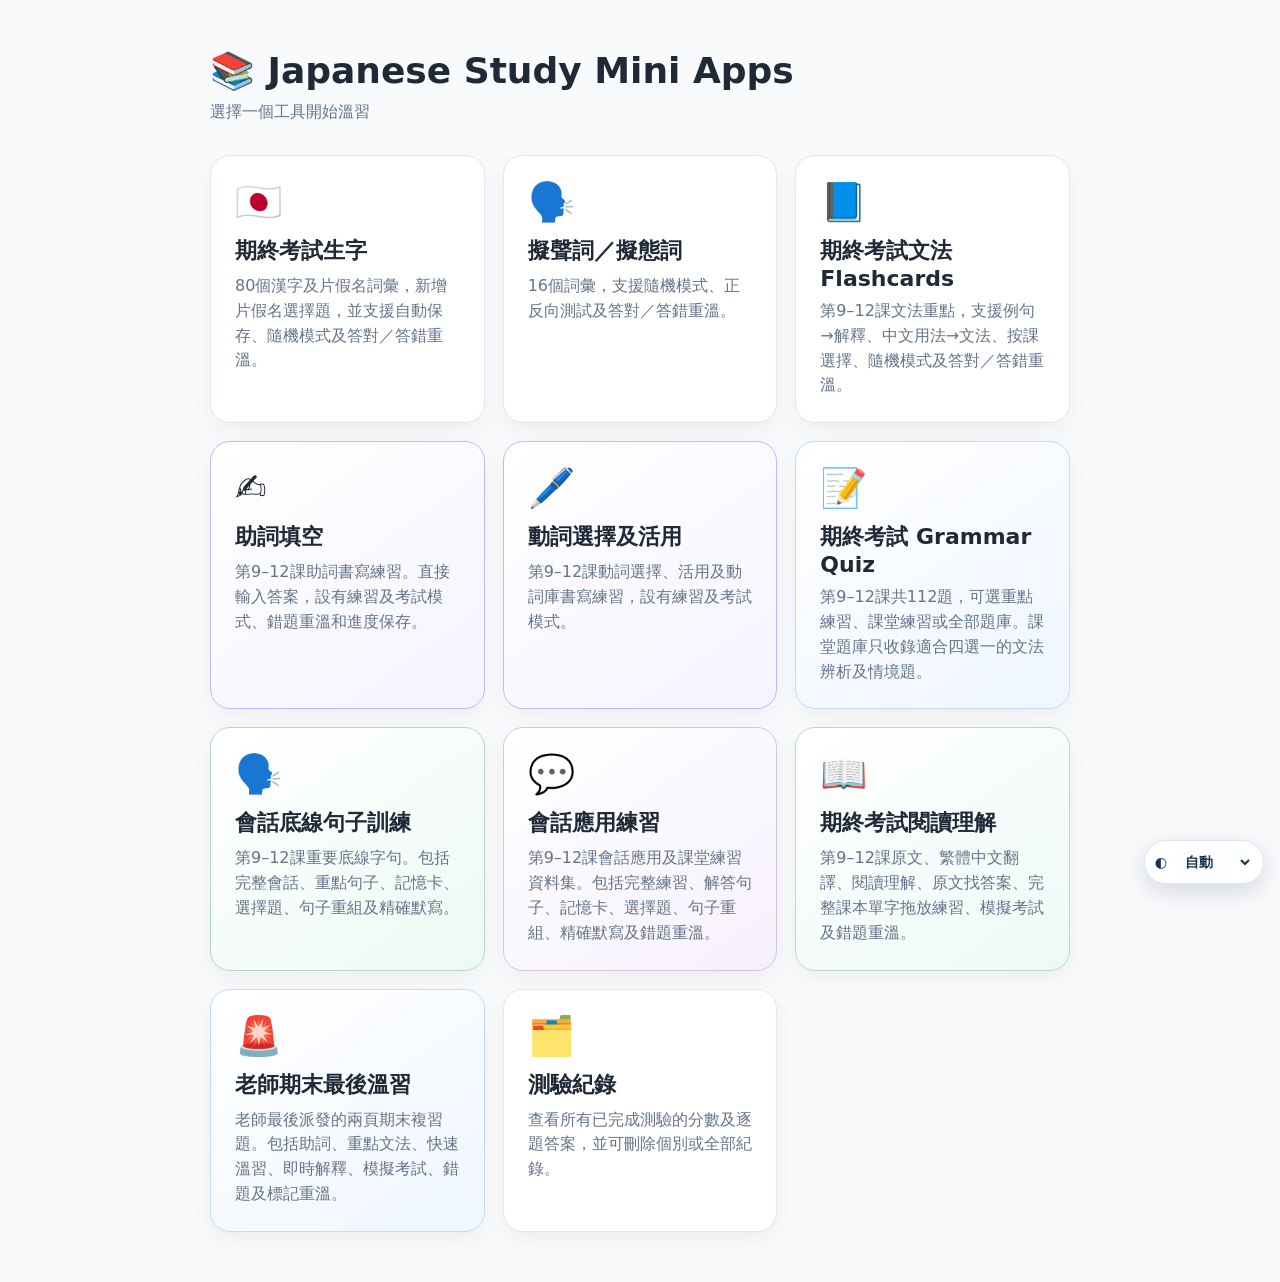
<file: index.html>
<!DOCTYPE html><html lang="zh-HK"><head><meta charset="UTF-8"><meta name="viewport" content="width=device-width,initial-scale=1.0"><meta name="theme-color" content="#17324d"><meta name="apple-mobile-web-app-capable" content="yes"><meta name="apple-mobile-web-app-title" content="JP Study"><link rel="apple-touch-icon" href="apple-touch-icon.png"><link rel="icon" href="favicon.svg"><link rel="manifest" href="manifest.webmanifest"><title>Japanese Study Mini Apps</title><style>*{box-sizing:border-box}body{margin:0;font-family:system-ui,-apple-system,"Segoe UI","Noto Sans TC",sans-serif;background:#f8fafc;color:#1f2937}main{max-width:900px;margin:auto;padding:50px 20px}h1{font-size:36px;margin:0 0 10px}.subtitle{color:#64748b;margin-bottom:32px}.grid{display:grid;grid-template-columns:repeat(auto-fit,minmax(260px,1fr));gap:18px}.card{display:block;text-decoration:none;color:inherit;background:white;border:1px solid #e2e8f0;border-radius:20px;padding:24px;box-shadow:0 8px 22px #0000000d;transition:.2s}.card:hover{transform:translateY(-3px);box-shadow:0 12px 28px #00000016}.icon{font-size:38px}.title{font-size:22px;font-weight:800;margin:12px 0 8px}.desc{color:#64748b;line-height:1.55}.quiz{border-color:#bfdbfe;background:linear-gradient(145deg,#fff,#eff6ff)}.written{border-color:#c4b5fd;background:linear-gradient(145deg,#fff,#f5f3ff)}.conversation{border-color:#b7d7c8;background:linear-gradient(145deg,#fff,#edf9f3)}.application{border-color:#d7c3ea;background:linear-gradient(145deg,#fff,#f6f0fc)}.reading{border-color:#b8d9d0;background:linear-gradient(145deg,#fff,#edf9f6)}.note{margin-top:28px;color:#64748b;font-size:14px}</style><script src="theme.js"></script></head><body><main><h1>📚 Japanese Study Mini Apps</h1><div class="subtitle">選擇一個工具開始溫習</div><div class="grid">
<a class="card" href="japanese_flashcards_69.html"><div class="icon">🇯🇵</div><div class="title">期終考試生字</div><div class="desc">80個漢字及片假名詞彙，新增片假名選擇題，並支援自動保存、隨機模式及答對／答錯重溫。</div></a>
<a class="card" href="japanese_flashcards_16.html"><div class="icon">🗣️</div><div class="title">擬聲詞／擬態詞</div><div class="desc">16個詞彙，支援隨機模式、正反向測試及答對／答錯重溫。</div></a>
<a class="card" href="japanese_grammar_flashcards.html"><div class="icon">📘</div><div class="title">期終考試文法 Flashcards</div><div class="desc">第9–12課文法重點，支援例句→解釋、中文用法→文法、按課選擇、隨機模式及答對／答錯重溫。</div></a>
<a class="card written" href="japanese_particle_written.html"><div class="icon">✍️</div><div class="title">助詞填空</div><div class="desc">第9–12課助詞書寫練習。直接輸入答案，設有練習及考試模式、錯題重溫和進度保存。</div></a>
<a class="card written" href="japanese_verb_conjugation_written.html"><div class="icon">🖊️</div><div class="title">動詞選擇及活用</div><div class="desc">第9–12課動詞選擇、活用及動詞庫書寫練習，設有練習及考試模式。</div></a>
<a class="card quiz" href="japanese_final_quiz.html"><div class="icon">📝</div><div class="title">期終考試 Grammar Quiz</div><div class="desc">第9–12課共112題，可選重點練習、課堂練習或全部題庫。課堂題庫只收錄適合四選一的文法辨析及情境題。</div></a>
<a class="card conversation" href="japanese_conversation_trainer.html"><div class="icon">🗣️</div><div class="title">會話底線句子訓練</div><div class="desc">第9–12課重要底線字句。包括完整會話、重點句子、記憶卡、選擇題、句子重組及精確默寫。</div></a><a class="card application" href="japanese_application_practice.html"><div class="icon">💬</div><div class="title">會話應用練習</div><div class="desc">第9–12課會話應用及課堂練習資料集。包括完整練習、解答句子、記憶卡、選擇題、句子重組、精確默寫及錯題重溫。</div></a><a class="card reading" href="japanese_reading_comprehension.html"><div class="icon">📖</div><div class="title">期終考試閱讀理解</div><div class="desc">第9–12課原文、繁體中文翻譯、閱讀理解、原文找答案、完整課本單字拖放練習、模擬考試及錯題重溫。</div></a>
<a class="card quiz" href="japanese_teacher_final_review.html"><div class="icon">🚨</div><div class="title">老師期末最後溫習</div><div class="desc">老師最後派發的兩頁期末複習題。包括助詞、重點文法、快速溫習、即時解釋、模擬考試、錯題及標記重溫。</div></a><a class="card" href="quiz_history.html"><div class="icon">🗂️</div><div class="title">測驗紀錄</div><div class="desc">查看所有已完成測驗的分數及逐題答案，並可刪除個別或全部紀錄。</div></a></div></main></body></html>
</file>
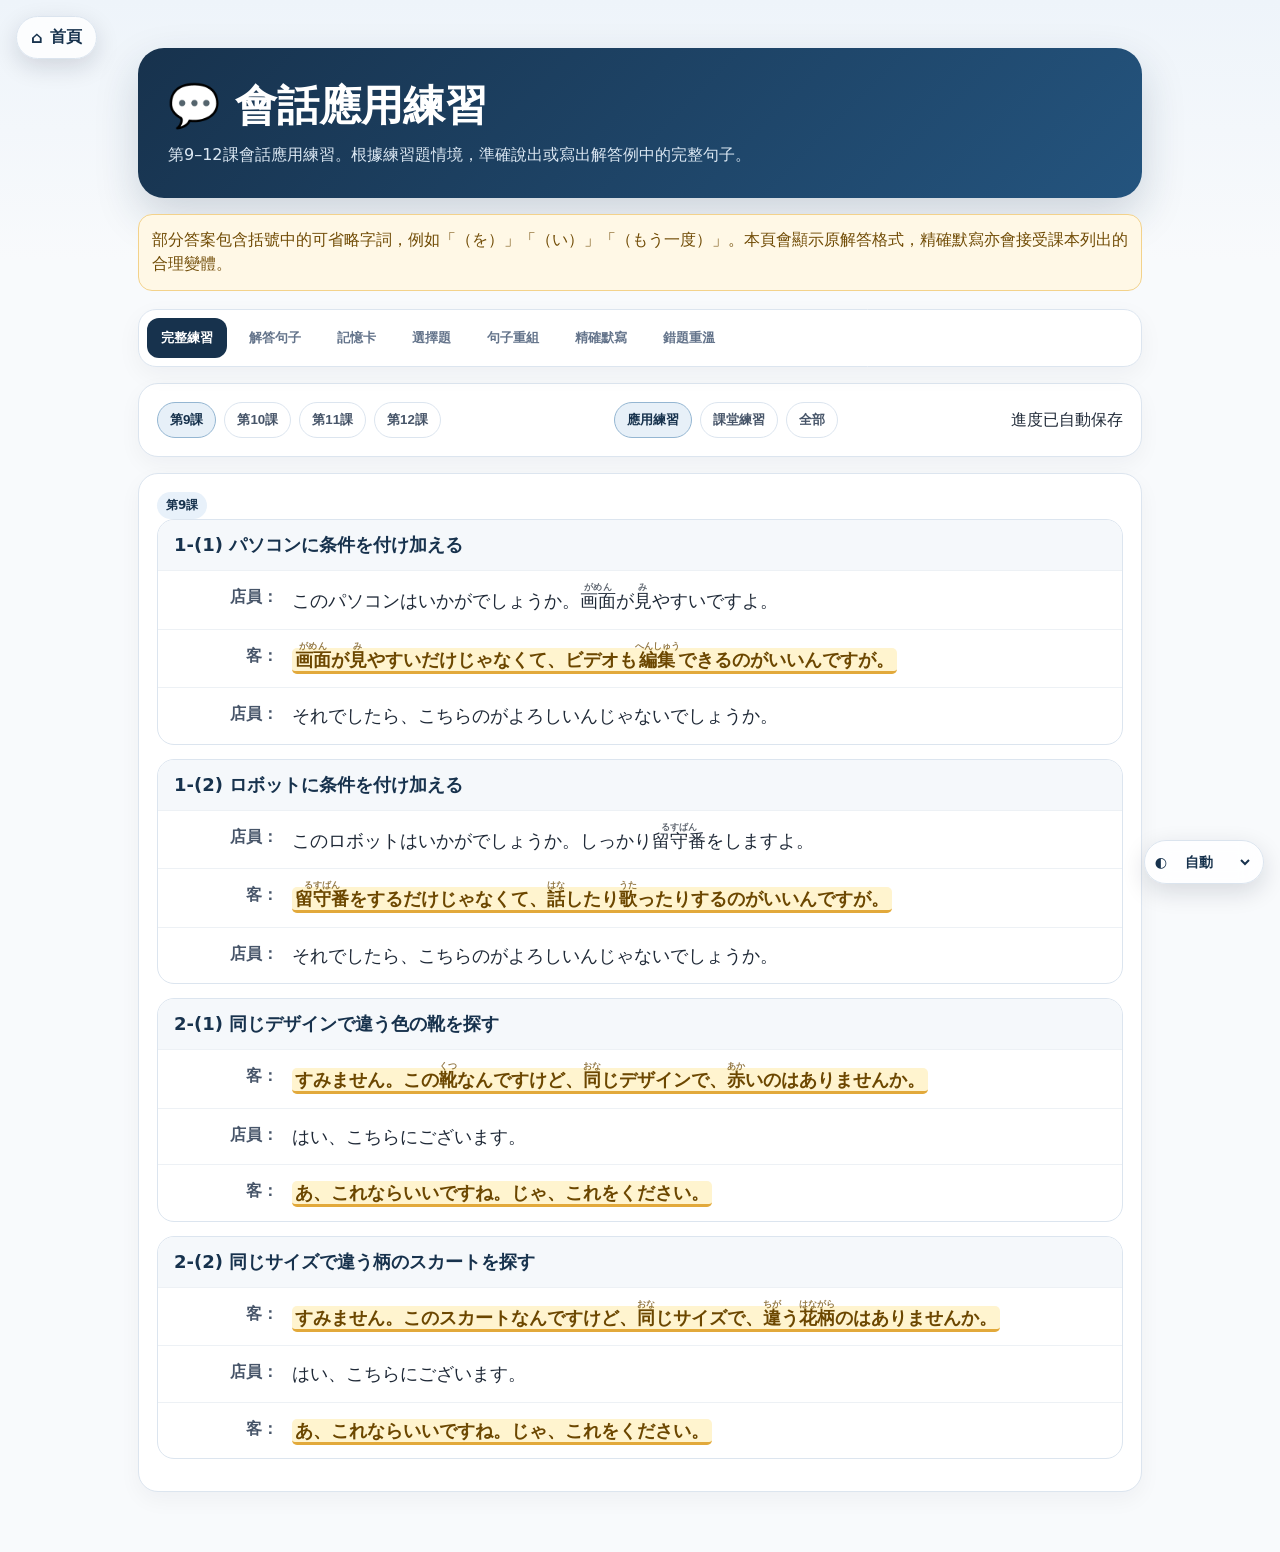
<file: japanese_application_practice.html>
<!DOCTYPE html><html lang="zh-HK"><head><meta charset="UTF-8"><meta name="viewport" content="width=device-width,initial-scale=1.0"><meta name="theme-color" content="#17324d"><title>會話應用練習</title><style>
*{box-sizing:border-box}:root{--navy:#17324d;--blue:#2563eb;--ink:#1f2937;--muted:#64748b;--line:#dce5ef;--green:#16835c;--red:#bd3343}body{margin:0;font-family:system-ui,-apple-system,"Segoe UI","Noto Sans TC","Noto Sans JP",sans-serif;background:linear-gradient(180deg,#eef4fa,#f8fafc 260px);color:var(--ink)}.home-fab{position:fixed;top:16px;left:16px;z-index:50;display:inline-flex;align-items:center;gap:8px;padding:10px 14px;border-radius:999px;background:#fffffff2;color:var(--navy);border:1px solid #dbe4ee;text-decoration:none;font-weight:800;box-shadow:0 8px 24px #0f172a24;backdrop-filter:blur(10px)}.app{max-width:1040px;margin:auto;padding:48px 18px 60px}.hero{padding:30px;border-radius:26px;background:linear-gradient(135deg,#17324d,#24547e);color:#fff;box-shadow:0 18px 44px #17324d2e}.hero h1{font-size:clamp(28px,5vw,42px);margin:0 0 8px}.hero p{margin:0;color:#dce8f3;line-height:1.6}.tabs{display:flex;gap:8px;overflow-x:auto;padding:8px;margin-top:18px;background:#fff;border:1px solid var(--line);border-radius:18px;position:sticky;top:10px;z-index:20;box-shadow:0 8px 24px #0f172a0c}.tab{white-space:nowrap;border:0;background:transparent;color:#64748b;padding:11px 14px;border-radius:12px;font-weight:800;cursor:pointer}.tab.active{background:#17324d;color:#fff}.toolbar,.panel{background:#fff;border:1px solid var(--line);border-radius:20px;padding:18px;margin-top:16px;box-shadow:0 8px 22px #0f172a0b}.toolbar{display:flex;align-items:center;justify-content:space-between;gap:12px;flex-wrap:wrap}.filter-group{display:flex;gap:8px;flex-wrap:wrap}.chip{border:1px solid var(--line);background:#fff;padding:8px 12px;border-radius:999px;font-weight:750;color:#475569;cursor:pointer}.chip.active{background:#e7f0f8;color:#17324d;border-color:#94b6d2}.exercise{border:1px solid var(--line);border-radius:17px;margin-bottom:14px;overflow:hidden}.exercise h2{margin:0;padding:13px 16px;background:#f5f8fb;color:var(--navy);font-size:18px}.line{display:grid;grid-template-columns:105px 1fr;gap:14px;padding:12px 15px;border-top:1px solid #edf1f5;line-height:1.75}.speaker{font-weight:850;color:#475569;text-align:right}.jp{font-size:18px}.highlight{display:inline;border-bottom:3px solid #e2a93b;background:#fff4cf;padding:1px 3px;border-radius:5px;font-weight:850;color:#6c4700;cursor:pointer}.cards{display:grid;grid-template-columns:repeat(auto-fit,minmax(290px,1fr));gap:14px}.phrase-card{border:1px solid var(--line);border-radius:17px;padding:17px;background:#fff}.badge{display:inline-flex;background:#e8f1fa;color:#17324d;border-radius:999px;padding:5px 9px;font-size:12px;font-weight:850}.phrase{font-size:22px;color:#17324d;font-weight:900;line-height:1.55;margin:12px 0 4px}.meaning{font-weight:800;margin-top:10px}.note{font-size:14px;line-height:1.55;color:#64748b;background:#f8fafc;border-radius:11px;padding:10px;margin-top:10px}.studybox{max-width:760px;margin:0 auto;text-align:center;min-height:430px;display:flex;flex-direction:column}.progress{color:#64748b;font-weight:750;display:flex;justify-content:space-between}.prompt{flex:1;display:flex;flex-direction:column;justify-content:center;padding:30px 8px}.cue{color:#64748b;line-height:1.6;margin-bottom:14px}.big{font-size:clamp(23px,5vw,36px);font-weight:900;color:#17324d;line-height:1.55}.sub{font-size:20px;font-weight:800;line-height:1.5}.answer{margin-top:18px}.input{width:100%;border:2px solid #cbd5e1;border-radius:15px;padding:14px;font:inherit;font-size:20px;text-align:center;outline:none}.input:focus{border-color:#5991c2;box-shadow:0 0 0 4px #dbeafe}.actions{display:flex;justify-content:center;gap:10px;flex-wrap:wrap;margin-top:15px}.btn{border:0;border-radius:13px;padding:11px 17px;font-weight:850;cursor:pointer}.primary{background:#2563eb;color:#fff}.secondary{background:#eef2f7;color:#475569}.good{background:#e5f6ee;color:#126447}.bad{background:#ffedf0;color:#9f2733}.feedback{padding:12px 14px;border-radius:12px;margin-top:13px;line-height:1.5}.ok{background:#e8f8f0;color:#126447}.no{background:#fff0f2;color:#982534}.hidden{display:none!important}.token-area{min-height:75px;border:2px dashed #cbd5e1;border-radius:15px;padding:13px;display:flex;gap:8px;flex-wrap:wrap;align-items:center;justify-content:center;margin-top:14px}.token{border:1px solid #b8cada;background:#edf5fb;color:#17324d;border-radius:11px;padding:9px 12px;font-size:18px;font-weight:850;cursor:pointer}.quiz-choice{display:block;width:100%;text-align:left;border:1px solid var(--line);background:#fff;padding:14px;border-radius:13px;margin:9px 0;font-size:17px;cursor:pointer}.quiz-choice.correct{background:#e8f8f0;border-color:#8bcbae}.quiz-choice.wrong{background:#fff0f2;border-color:#e6a1aa}.modal{position:fixed;inset:0;background:rgba(15,23,42,.55);display:grid;place-items:center;padding:18px;z-index:2000}.modal-card{position:relative;width:min(680px,100%);max-height:min(86vh,760px);overflow:auto;background:#fff;border-radius:20px;padding:22px;box-shadow:0 24px 70px rgba(15,23,42,.3)}.modal-card h2{color:#17324d;font-size:27px;margin:0 48px 5px 0}.modal-close{position:absolute;top:18px;right:18px;border:1px solid #cbd5e1;background:#fff;border-radius:999px;width:38px;height:38px;font-size:22px;line-height:1;cursor:pointer}.modal-close:hover{background:#f8fafc}.warning{background:#fff8e6;border:1px solid #f3d28b;color:#714c06;border-radius:14px;padding:13px;line-height:1.55;margin-top:16px}
.study-flip{flex:1;min-height:310px;margin:18px 0 4px;padding:28px;border:1px solid var(--line);border-radius:22px;background:#f8fafc;display:flex;flex-direction:column;justify-content:center;cursor:pointer;box-shadow:0 10px 28px #0f172a0c}.study-flip:focus-visible{outline:4px solid #bfdbfe;outline-offset:3px}.flip-label{font-size:13px;font-weight:850;color:#64748b;margin-bottom:18px}.study-flip.back{background:#eef6ff;border-color:#93c5fd}.card-mode{display:flex;justify-content:flex-end;margin-top:12px}
.flashcard-controls{display:grid;grid-template-columns:56px minmax(72px,1fr) 52px minmax(72px,1fr) 56px;gap:9px;align-items:center;margin-top:15px}.flashcard-controls .btn{min-width:0;height:52px;padding:8px}.flashcard-controls .nav{border:2px solid #2563eb;border-radius:50%;background:#fff;color:#2563eb;font-size:22px}.flashcard-controls .star{border:2px solid #2563eb;border-radius:50%;background:#fff;color:#2563eb;font-size:25px}.flashcard-controls .star.active{background:#fff7d6;border-color:#e5b84b;color:#b7791f}.flashcard-controls .star:focus-visible{outline:3px solid #93c5fd;outline-offset:2px}.card-review{display:flex;justify-content:center;gap:8px;flex-wrap:wrap;margin-top:14px}.card-review .active{box-shadow:0 0 0 2px #2563eb inset}.card-empty{margin-top:10px;color:#64748b;font-size:14px}@media(max-width:430px){.flashcard-controls{gap:6px;grid-template-columns:48px minmax(58px,1fr) 46px minmax(58px,1fr) 48px}.flashcard-controls .btn{font-size:13px;padding:6px}}
.tabs-wrap{position:relative;margin-top:18px}
.tabs-wrap::after{
  content:"";
  position:absolute;
  top:0;right:0;
  width:56px;height:100%;
  pointer-events:none;
  border-radius:0 18px 18px 0;
  background:linear-gradient(90deg,rgba(255,255,255,0),rgba(255,255,255,.98));
}
.tabs-hint{
  display:none;
  align-items:center;
  justify-content:flex-end;
  gap:6px;
  margin:7px 10px 0;
  color:#64748b;
  font-size:13px;
  font-weight:800;
}
.tabs-hint .arrow{font-size:18px;animation:tabNudge 1.3s ease-in-out infinite}
@keyframes tabNudge{0%,100%{transform:translateX(0)}50%{transform:translateX(6px)}}
.tabs{scrollbar-width:none;-ms-overflow-style:none}
.tabs::-webkit-scrollbar{display:none}
@media(max-width:650px){
  .tabs-wrap::after{width:48px}
  .tabs-hint{display:flex}
  .tabs{padding-right:48px}
}

@media(max-width:650px){.app{padding:68px 10px 35px}.hero{padding:22px 18px}.line{grid-template-columns:1fr;gap:2px}.speaker{text-align:left;font-size:13px}.jp{font-size:17px}.tabs{top:5px}.studybox{min-height:470px}}
</style><script src="quiz_history.js"></script><script src="furigana.js"></script><script src="classroom_exercise_data.js"></script><script src="theme.js"></script></head><body><a class="home-fab" href="index.html">⌂ <span>首頁</span></a><main class="app"><section class="hero"><h1>💬 會話應用練習</h1><p>第9–12課會話應用練習。根據練習題情境，準確說出或寫出解答例中的完整句子。</p></section><div class="warning">部分答案包含括號中的可省略字詞，例如「（を）」「（い）」「（もう一度）」。本頁會顯示原解答格式，精確默寫亦會接受課本列出的合理變體。</div><nav class="tabs" id="tabs"></nav><section class="toolbar"><div class="filter-group" id="sessions"></div><div class="filter-group" id="datasets"></div><div id="savedText"></div></section><section id="content"></section></main><div id="modal" class="modal hidden"><section class="modal-card" role="dialog" aria-modal="true"><button id="modalClose" class="modal-close" type="button" aria-label="關閉" onclick="closeModal()">×</button><div id="modalBody"></div></section></div><script>
const ITEMS=[{"id": "9-1", "session": 1, "lesson": 9, "title": "パソコンに条件を付け加える", "cue": "店員：このパソコンはいかがでしょうか。画面が見やすいですよ。", "answer": "画面が見やすいだけじゃなくて、ビデオも編集できるのがいいんですが。", "zh": "不只是畫面容易觀看，我還想要可以編輯影片的。", "note": "「Aだけじゃなくて、Bも…」表示不只 A，還要加入 B 的條件。", "tokens": ["画面が見やすい", "だけじゃなくて", "ビデオも", "編集できる", "のがいいんですが"]}, {"id": "9-2", "session": 1, "lesson": 9, "title": "ロボットに条件を付け加える", "cue": "店員：このロボットはいかがでしょうか。しっかり留守番をしますよ。", "answer": "留守番をするだけじゃなくて、話したり歌ったりするのがいいんですが。", "zh": "不只是看家，我還想要會說話和唱歌的。", "note": "「～たり～たりする」列舉幾個代表性動作。", "tokens": ["留守番をする", "だけじゃなくて", "話したり", "歌ったりする", "のがいいんですが"]}, {"id": "9-3", "session": 1, "lesson": 9, "title": "違う色の靴を探す", "cue": "同じデザインで違う色の靴を探す。", "answer": "すみません。この靴なんですけど、同じデザインで、赤いのはありませんか。", "zh": "不好意思，關於這雙鞋，有沒有相同設計的紅色款？", "note": "「赤いの」的「の」代替「靴」。", "tokens": ["すみません", "この靴なんですけど", "同じデザインで", "赤いのは", "ありませんか"]}, {"id": "9-4", "session": 1, "lesson": 9, "title": "靴を購入する", "cue": "店員：はい、こちらにございます。", "answer": "あ、これならいいですね。じゃ、これをください。", "zh": "啊，這個就可以了。那麼，請給我這個。", "note": "「これなら」表示若是這個便符合要求。", "tokens": ["あ", "これならいいですね", "じゃ", "これをください"]}, {"id": "9-5", "session": 1, "lesson": 9, "title": "違う花柄のスカートを探す", "cue": "同じサイズで違う柄のスカートを探す。", "answer": "すみません。このスカートなんですけど、同じサイズで、違う花柄のはありませんか。", "zh": "不好意思，關於這條裙，有沒有相同尺寸、不同花卉圖案的款式？", "note": "答案原圖是「違う花柄の」，沒有加入「ほかの」。", "tokens": ["すみません", "このスカートなんですけど", "同じサイズで", "違う花柄のは", "ありませんか"]}, {"id": "9-6", "session": 1, "lesson": 9, "title": "スカートを購入する", "cue": "店員：はい、こちらにございます。", "answer": "あ、これならいいですね。じゃ、これをください。", "zh": "啊，這個就可以了。那麼，請給我這個。", "note": "與買鞋題使用相同的購買回應。", "tokens": ["あ", "これならいいですね", "じゃ", "これをください"]}, {"id": "10-1", "session": 2, "lesson": 10, "title": "プリンターについて確認する", "cue": "同僚：プリンターの電源を切るのを忘れないでくださいね。", "answer": "え？どういうことでしょうか。", "zh": "咦？這是甚麼意思呢？", "note": "對同事使用較禮貌的「どういうことでしょうか」。", "tokens": ["え", "どういうこと", "でしょうか"]}, {"id": "10-2", "session": 2, "lesson": 10, "title": "プリンターを使わなかったと説明する", "cue": "同僚：事務所のプリンターの電源が入ったままでしたよ。", "answer": "え？わたしはプリンターを使いませんでしたけど。", "zh": "咦？可是我沒有使用打印機。", "note": "「けど」留下後續含意，委婉表示事情與自己無關。", "tokens": ["え", "わたしは", "プリンターを", "使いませんでしたけど"]}, {"id": "10-3", "session": 2, "lesson": 10, "title": "マニュアルについて確認する", "cue": "親しい同僚：マニュアルを見たら必ず元のところに戻しといてね。", "answer": "え？どういうこと？", "zh": "咦？甚麼意思？", "note": "面對熟悉同事，使用普通體。", "tokens": ["え", "どういうこと"]}, {"id": "10-4", "session": 2, "lesson": 10, "title": "マニュアルを見なかったと説明する", "cue": "親しい同僚：マニュアル、出したままだったよ。", "answer": "え？わたしはマニュアルを見ていないけど。", "display": "え？わたしはマニュアル（を）見て（い）ないけど。", "accepted": ["え？わたしはマニュアルを見ていないけど。", "え？わたしはマニュアル見てないけど。", "え？わたしはマニュアルを見てないけど。", "え？わたしはマニュアル見ていないけど。"], "zh": "咦？可是我沒有看過那本說明書。", "note": "答案中的「（を）」「（い）」表示口語可省略；默寫會接受四種組合。", "tokens": ["え", "わたしは", "マニュアルを", "見ていないけど"]}, {"id": "10-5", "session": 2, "lesson": 10, "title": "歌舞伎を見て驚く", "cue": "近所の人：あの人は本当は女じゃなくて男の人なんですよ。", "answer": "え、本当ですか。てっきり女の人だと思ってました。本当にきれいですね。", "zh": "咦，真的嗎？我一直以為是女人。真的很漂亮呢。", "note": "「てっきり～と思ってました」表示本來深信，但後來發現錯了。", "tokens": ["え、本当ですか", "てっきり", "女の人だと", "思ってました", "本当にきれいですね"]}, {"id": "10-6", "session": 2, "lesson": 10, "title": "ごみ箱だと思い込んでいた", "cue": "管理人：これは新聞を入れる箱ですよ。", "answer": "え、本当ですか。てっきりごみ箱だと思ってました。すみませんでした。", "zh": "咦，真的嗎？我一直以為那是垃圾箱。對不起。", "note": "誤會被糾正後，以「すみませんでした」道歉。", "tokens": ["え、本当ですか", "てっきり", "ごみ箱だと", "思ってました", "すみませんでした"]}, {"id": "11-1", "session": 3, "lesson": 11, "title": "忘れ物をしない方法を提案する", "cue": "先輩：乗り物に乗ると、よく忘れ物をするんだ。", "answer": "それは困りますね。降りる前に指をさしてもう一度荷物を確認するっていうのはどうですか。", "display": "それは困りますね。降りる前に指をさして（もう一度）荷物を確認するっていうのはどうですか。", "accepted": ["それは困りますね。降りる前に指をさしてもう一度荷物を確認するっていうのはどうですか。", "それは困りますね。降りる前に指をさして荷物を確認するっていうのはどうですか。"], "zh": "那很困擾呢。下車前指着行李再確認一次，怎麼樣？", "note": "「もう一度」在答案中以括號表示可加入；默寫接受有或沒有。", "tokens": ["それは困りますね", "降りる前に", "指をさして", "もう一度", "荷物を確認する", "っていうのはどうですか"]}, {"id": "11-2", "session": 3, "lesson": 11, "title": "乗り物に酔わない方法を提案する", "cue": "友達：バスに乗ると、すぐ酔っちゃうんだ。", "answer": "それは困るね。乗る前に薬を飲むっていうのはどう？", "zh": "那很麻煩呢。上車前吃藥，怎麼樣？", "note": "對朋友使用普通體「困るね」「どう？」。", "tokens": ["それは困るね", "乗る前に", "薬を飲む", "っていうのはどう"]}, {"id": "11-3", "session": 3, "lesson": 11, "title": "スピーチのテーマにコメントする", "cue": "後輩：スピーチのテーマ、ごみ問題にしようかなと思うんですけど。", "answer": "それも悪くないけど……。だれでも選びそうなテーマだね。", "zh": "那也不壞，不過……似乎是任何人都會選的題目呢。", "note": "先溫和肯定，再指出顧慮。", "tokens": ["それも悪くないけど", "だれでも", "選びそうな", "テーマだね"]}, {"id": "11-4", "session": 3, "lesson": 11, "title": "別のスピーチテーマを提案する", "cue": "後輩：何かいいアイディアはないでしょうか。", "answer": "「わたしの整理法」なんてどう。", "zh": "「我的整理方法」之類的怎麼樣？", "note": "「～なんてどう」用來輕鬆提出例子或建議。", "tokens": ["わたしの整理法", "なんてどう"]}, {"id": "11-5", "session": 3, "lesson": 11, "title": "髪の色にコメントする", "cue": "友達：今度、髪を黄色に染めようと思うんだけど、……。", "answer": "それも悪くないけど……。ちょっと派手じゃない。", "zh": "那也不壞，不過……會不會有點太鮮艷？", "note": "對朋友使用普通體，以否定問句柔和表達顧慮。", "tokens": ["それも悪くないけど", "ちょっと", "派手じゃない"]}, {"id": "11-6", "session": 3, "lesson": 11, "title": "別の髪の色を勧める", "cue": "友達：何かいい色ないかな。", "answer": "明るい茶色なんてどう？", "zh": "亮棕色之類的怎麼樣？", "note": "以「なんてどう？」提出另一個選項。", "tokens": ["明るい茶色", "なんてどう"]}, {"id": "12-1", "session": 4, "lesson": 12, "title": "授業を理由に遅刻を説明する", "cue": "店長：店は5時からですから、30分前には来て、準備するようにしてください。", "answer": "すみません。授業が4時半まであるので、どうしても4時半は過ぎてしまうんです。", "zh": "對不起，因為課堂到四點半，所以無論如何都會超過四點半。", "note": "原題是「30分前」，Gemini 版誤寫成「30日前」。答案按解答例保留「4時半は過ぎてしまう」。", "tokens": ["すみません", "授業が4時半まであるので", "どうしても", "4時半は過ぎてしまうんです"]}, {"id": "12-2", "session": 4, "lesson": 12, "title": "論文を理由に依頼を断る", "cue": "留学生会の会長：留学生会の次の会長を引き受けてもらえませんか。", "answer": "すみません。今年中に論文を書かなければならないので、どうしても会長は引き受けられないんです。", "zh": "對不起，因為今年內必須寫完論文，所以無論如何也不能接任會長。", "note": "「～なければならないので」交代理由；「どうしても～られない」表示實在無法。", "tokens": ["すみません", "今年中に論文を", "書かなければならないので", "どうしても", "会長は引き受けられないんです"]}, {"id": "12-3", "session": 4, "lesson": 12, "title": "自治会役員を依頼する", "cue": "自治会役員を頼まれた人に、丁寧に依頼する。", "answer": "自治会役員を引き受けていただけませんか。", "zh": "可否請您接任自治會幹事？", "note": "「～ていただけませんか」是很有禮貌的請求。", "tokens": ["自治会役員を", "引き受けて", "いただけませんか"]}, {"id": "12-4", "session": 4, "lesson": 12, "title": "相手の事情を認めながら再交渉する", "cue": "相手：すみません。自治会役員はちょっと……。仕事をしているし、まだ小さい子どももいるものですから。", "answer": "それはわかりますけど、ほかの人もいろいろ事情がありますから……。", "zh": "這我明白，不過其他人也有各種情況……", "note": "原文是「仕事をしているし」，不是 Gemini 版的「仕事を強いているし」。", "tokens": ["それはわかりますけど", "ほかの人も", "いろいろ事情がありますから"]}, {"id": "12-5", "session": 4, "lesson": 12, "title": "貸したDVDを返すよう頼む", "cue": "友達に、以前貸したDVDを早く返してほしい。", "answer": "このあいだ貸したDVD、早く返してくれない？", "zh": "之前借給你的 DVD，可不可以快點還給我？", "note": "對朋友使用「～てくれない」作較直接但仍帶詢問語氣的請求。", "tokens": ["このあいだ貸したDVD", "早く", "返してくれない"]}, {"id": "12-6", "session": 4, "lesson": 12, "title": "理由を理解しながら再度頼む", "cue": "友達：遅くなってごめん。おもしろくて何回も見てたもんだから。", "answer": "それはわかるけど、ぼくもまた見たいから……。", "zh": "這我明白，不過我也想再看……", "note": "先表示理解，再交代自己仍需要對方歸還的理由。", "tokens": ["それはわかるけど", "ぼくも", "また見たいから"]}], EXERCISES={"1": [{"title": "1-(1) パソコンに条件を付け加える", "lines": [["店員", "このパソコンはいかがでしょうか。画面が見やすいですよ。"], ["客", "【9-1】"], ["店員", "それでしたら、こちらのがよろしいんじゃないでしょうか。"]]}, {"title": "1-(2) ロボットに条件を付け加える", "lines": [["店員", "このロボットはいかがでしょうか。しっかり留守番をしますよ。"], ["客", "【9-2】"], ["店員", "それでしたら、こちらのがよろしいんじゃないでしょうか。"]]}, {"title": "2-(1) 同じデザインで違う色の靴を探す", "lines": [["客", "【9-3】"], ["店員", "はい、こちらにございます。"], ["客", "【9-4】"]]}, {"title": "2-(2) 同じサイズで違う柄のスカートを探す", "lines": [["客", "【9-5】"], ["店員", "はい、こちらにございます。"], ["客", "【9-6】"]]}], "2": [{"title": "1-(1) プリンターを使わなかった", "lines": [["同僚", "プリンターの電源を切るのを忘れないでくださいね。"], ["自分", "【10-1】"], ["同僚", "事務所のプリンターの電源が入ったままでしたよ。"], ["自分", "【10-2】"]]}, {"title": "1-(2) マニュアルを見なかった", "lines": [["親しい同僚", "マニュアルを見たら必ず元のところに戻しといてね。"], ["自分", "【10-3】"], ["親しい同僚", "マニュアル、出したままだったよ。"], ["自分", "【10-4】"]]}, {"title": "2-(1) 歌舞伎を見て驚く", "lines": [["自分", "あの若い女の人、きれいですね。"], ["近所の人", "あの人は本当は女じゃなくて男の人なんですよ。"], ["自分", "【10-5】"]]}, {"title": "2-(2) ごみ箱ではないと知って驚く", "lines": [["自分", "おはようございます。"], ["管理人", "あ、ここにごみを捨てないでください。これは新聞を入れる箱ですよ。"], ["自分", "【10-6】"]]}], "3": [{"title": "1-(1) 忘れ物をしない方法を提案する", "lines": [["先輩", "乗り物に乗ると、よく忘れ物をするんだ。"], ["自分", "【11-1】"], ["先輩", "一度やってみるよ。"]]}, {"title": "1-(2) 乗り物に酔わない方法を提案する", "lines": [["友達", "バスに乗ると、すぐ酔っちゃうんだ。"], ["自分", "【11-2】"], ["友達", "一度やってみるよ。"]]}, {"title": "2-(1) スピーチのテーマにコメントして提案する", "lines": [["後輩", "スピーチのテーマ、ごみ問題にしようかなと思うんですけど。"], ["自分", "【11-3】"], ["後輩", "それもそうですね。何かいいアイディアはないでしょうか。"], ["自分", "【11-4】"]]}, {"title": "2-(2) 髪の色にコメントして別の色を勧める", "lines": [["友達", "今度、髪を黄色に染めようと思うんだけど、……。"], ["自分", "【11-5】"], ["友達", "それもそうだね。何かいい色ないかな。"], ["自分", "【11-6】"]]}], "4": [{"title": "1-(1) 授業を理由に遅刻を説明する", "lines": [["店長", "遅いですね。店は5時からですから、30分前には来て、準備するようにしてください。"], ["自分", "【12-1】"]]}, {"title": "1-(2) 論文を理由に依頼を断る", "lines": [["会長", "留学生会の次の会長を引き受けてもらえませんか。"], ["自分", "【12-2】"]]}, {"title": "2-(1) 自治会役員を引き受けてほしい", "lines": [["自分", "【12-3】"], ["相手", "すみません。自治会役員はちょっと……。仕事をしているし、まだ小さい子どももいるものですから。"], ["自分", "【12-4】"], ["相手", "わかりました。じゃ、お引き受けします。"]]}, {"title": "2-(2) 貸したDVDを早く返してほしい", "lines": [["自分", "【12-5】"], ["友達", "遅くなってごめん。おもしろくて何回も見てたもんだから。"], ["自分", "【12-6】"], ["友達", "うん。わかった。あした持ってくるよ。"]]}]}, KEY='jp_application_practice_v1';let state={tab:'dialogs',session:1,index:0,mastered:{},wrong:{},quiz:[],qIndex:0,selected:false,builder:[],available:[]};try{state={...state,...JSON.parse(localStorage.getItem(KEY)||'{}')}}catch(e){}const $=x=>document.getElementById(x);const tabs=[['dialogs','完整練習'],['phrases','解答句子'],['cards','記憶卡'],['quiz','選擇題'],['builder','句子重組'],['typing','精確默寫'],['wrong','錯題重溫']];const save=()=>{localStorage.setItem(KEY,JSON.stringify(state));$('savedText').textContent='進度已自動保存'};const visible=()=>ITEMS.filter(x=>x.session===Number(state.session));const shown=x=>x.display||x.answer;
ITEMS.forEach(x=>x.dataset=x.dataset||'應用練習');ITEMS.push(...CLASSROOM_CONVERSATION_ITEMS);state.dataset=['應用練習','課堂練習','全部'].includes(state.dataset)?state.dataset:'應用練習';state.cardOrder=state.cardOrder||[];state.cardFlipped=false;state.cardShuffle=!!state.cardShuffle;state.marked=state.marked||{};state.cardReview=state.cardReview||'all';state.retainedMarkedId=null;state.quizResults=state.quizResults||{};
function renderNav(){$('tabs').innerHTML=tabs.map(([k,t])=>`<button class="tab ${state.tab===k?'active':''}" onclick="setTab('${k}')">${t}</button>`).join('');$('sessions').innerHTML=[1,2,3,4].map(n=>`<button class="chip ${Number(state.session)===n?'active':''}" onclick="setSession(${n})">第${n+8}課</button>`).join('')}
function setTab(t){state.tab=t;state.index=0;state.selected=false;state.cardFlipped=false;if(t==='cards')resetCardOrder();if(t==='quiz')startQuiz();if(t==='builder')startBuilder();render()}function setSession(n){state.session=n;state.index=0;state.selected=false;state.cardFlipped=false;if(state.tab==='cards')resetCardOrder();if(state.tab==='quiz')startQuiz();if(state.tab==='builder')startBuilder();render()}
function render(){renderNav();const c=$('content');if(state.tab==='dialogs')c.innerHTML=dialogHTML();if(state.tab==='phrases')c.innerHTML=phrasesHTML();if(state.tab==='cards'){c.innerHTML=cardHTML();setupCurrentCardSwipe()}if(state.tab==='quiz')c.innerHTML=quizHTML();if(state.tab==='builder')c.innerHTML=builderHTML();if(state.tab==='typing')c.innerHTML=typingHTML(false);if(state.tab==='wrong')c.innerHTML=typingHTML(true);Furigana.apply(c);save()}
function setupCurrentCardSwipe(){setupFlashcardSwipe({element:document.querySelector('.study-flip'),onSwipeLeft:()=>move(1),onSwipeRight:()=>move(-1)})}
function marker(text){return text.replace(/【(\d+-\d+)】/g,(m,id)=>{const x=ITEMS.find(i=>i.id===id);return `<span class="highlight" onclick="showDetail('${id}')">${x?shown(x):''}</span>`})}
function dialogHTML(){return `<section class="panel"><div class="badge">第${Number(state.session)+8}課</div>${EXERCISES[state.session].map(e=>`<article class="exercise"><h2>${e.title}</h2>${e.lines.map(([s,t])=>`<div class="line"><div class="speaker">${s}：</div><div class="jp" lang="ja">${marker(t)}</div></div>`).join('')}</article>`).join('')}</section>`}
function phrasesHTML(){return `<section class="panel"><div class="cards">${visible().map(x=>`<article class="phrase-card"><span class="badge">第${x.lesson}課 · ${x.id}</span><div class="phrase" lang="ja">${shown(x)}</div><div class="meaning">${x.zh}</div><div class="note"><b>情境：</b>${x.cue}<br><br><b>重點：</b>${x.note}</div><div class="actions"><button class="btn ${state.mastered[x.id]?'good':'secondary'}" onclick="toggleMaster('${x.id}')">${state.mastered[x.id]?'✓ 已記熟':'標記為已記熟'}</button></div></article>`).join('')}</div></section>`}
function current(list=visible()){if(!list.length)return null;state.index=(state.index+list.length)%list.length;return list[state.index]}
function cardList(){const base=visible();if(!state.cardOrder.length||state.cardOrder.some(id=>!base.some(x=>x.id===id)))resetCardOrder();let list=state.cardOrder.map(id=>base.find(x=>x.id===id)).filter(Boolean);if(state.cardReview==='marked'){list=list.filter(x=>state.marked[x.id]);if(state.retainedMarkedId&&!list.some(x=>x.id===state.retainedMarkedId)){const held=base.find(x=>x.id===state.retainedMarkedId);if(held)list.splice(Math.min(state.index,list.length),0,held)}}return list}
function resetCardOrder(){state.cardOrder=visible().map(x=>x.id);if(state.cardShuffle)shuffleArray(state.cardOrder);state.index=0}
function shuffleArray(a){for(let i=a.length-1;i>0;i--){const j=Math.floor(Math.random()*(i+1));[a[i],a[j]]=[a[j],a[i]]}return a}
function cardHTML(){const list=cardList();if(!list.length)return `<section class="panel studybox"><div class="card-empty">暫時沒有已標記題目。</div><div class="card-review"><button class="btn ${state.cardReview==='all'?'active secondary':'secondary'}" onclick="setCardReview('all')">全部題目</button><button class="btn ${state.cardReview==='marked'?'active secondary':'secondary'}" onclick="setCardReview('marked')">★ 已標記（${Object.values(state.marked).filter(Boolean).length}）</button></div></section>`;const x=current(list),back=state.cardFlipped,isMarked=!!state.marked[x.id];return `<section class="panel studybox"><div class="progress"><span>第${x.lesson}課</span><span>${state.index+1} / ${list.length}</span></div><div class="card-mode"><button class="btn ${state.cardShuffle?'good':'secondary'}" onclick="toggleCardShuffle()">${state.cardShuffle?'🔀 隨機模式：開':'🔀 隨機模式'}</button></div><div class="study-flip ${back?'back':'front'}" role="button" tabindex="0" onclick="flipStudyCard()" onkeydown="if(event.key==='Enter'||event.key===' '){event.preventDefault();flipStudyCard()}"><div class="flip-label">${back?'解答':'點擊翻面'}</div>${back?`<div class="big" lang="ja">${shown(x)}</div><div class="note">${x.note}</div>`:`<div class="cue">${x.cue}</div><div class="sub">${x.zh}</div>`}</div><div class="flashcard-controls"><button class="btn nav" onclick="move(-1)">←</button><button class="btn bad" onclick="markAndNext('${x.id}',false)">✕ 未記熟</button><button class="btn star ${isMarked?'active':''}" data-no-swipe aria-label="標記題目" aria-pressed="${isMarked}" onclick="toggleCardMark('${x.id}')">${isMarked?'★':'☆'}</button><button class="btn good" onclick="markAndNext('${x.id}',true)">✓ 已記熟</button><button class="btn nav" onclick="move(1)">→</button></div><div class="card-review"><button class="btn ${state.cardReview==='all'?'active secondary':'secondary'}" onclick="setCardReview('all')">全部題目</button><button class="btn ${state.cardReview==='marked'?'active secondary':'secondary'}" onclick="setCardReview('marked')">★ 已標記（${Object.values(state.marked).filter(Boolean).length}）</button></div></section>`}
function flipStudyCard(){state.cardFlipped=!state.cardFlipped;render()}function move(n){state.retainedMarkedId=null;state.index+=n;state.cardFlipped=false;render()}function toggleCardShuffle(){state.cardShuffle=!state.cardShuffle;state.retainedMarkedId=null;resetCardOrder();state.cardFlipped=false;render()}function setCardReview(v){state.cardReview=v;state.retainedMarkedId=null;state.index=0;state.cardFlipped=false;render()}function toggleCardMark(id){state.marked[id]=!state.marked[id];state.retainedMarkedId=state.cardReview==='marked'&&!state.marked[id]?id:null;save();render()}function toggleMaster(id){state.mastered[id]=!state.mastered[id];render()}function markAndNext(id,ok){state.mastered[id]=ok;state.wrong[id]=!ok;move(1)}
function startQuiz(){state.quiz=[...visible()].sort(()=>Math.random()-.5);state.quizResults={};state.qIndex=0;state.selected=false}function quizHTML(){if(!state.quiz.length)startQuiz();const x=state.quiz[state.qIndex%state.quiz.length];const others=ITEMS.filter(i=>i.session===x.session&&i.id!==x.id).sort(()=>Math.random()-.5).slice(0,3).map(shown);const choices=[shown(x),...others].sort(()=>Math.random()-.5);return `<section class="panel studybox"><div class="progress"><span>選擇符合情境的答案</span><span>${state.qIndex+1} / ${state.quiz.length}</span></div><div class="prompt"><div class="cue">${x.cue}</div><div class="answer">${choices.map(c=>`<button class="quiz-choice" lang="ja" onclick="answerQuiz(this,${JSON.stringify(encodeURIComponent(c))},'${x.id}')">${c}</button>`).join('')}</div><div id="quizFeedback"></div></div></section>`}
function answerQuiz(btn,enc,id){if(state.selected)return;state.selected=true;const ans=decodeURIComponent(enc),x=ITEMS.find(i=>i.id===id),correct=shown(x),ok=ans===correct;document.querySelectorAll('.quiz-choice').forEach(b=>{if(b.textContent===correct)b.classList.add('correct')});if(!ok)btn.classList.add('wrong');state.mastered[id]=ok;state.wrong[id]=!ok;state.quizResults[id]={selected:ans,ok};$('quizFeedback').innerHTML=`<div class="feedback ${ok?'ok':'no'}">${ok?'✓ 正確':'✕ 正確答案：'+correct}</div><button class="btn primary" style="margin-top:12px" onclick="nextQuiz()">${state.qIndex===state.quiz.length-1?'完成測驗':'下一題'}</button>`;save()}function nextQuiz(){if(state.qIndex===state.quiz.length-1){const list=state.quiz,score=list.filter(x=>state.quizResults[x.id]?.ok).length;QuizHistory.record({module:'會話應用練習',moduleId:'application-practice',mode:'選擇題',lesson:`第${Number(state.session)+8}課`,score,total:list.length,details:list.map((x,i)=>({number:i+1,question:x.cue,selected:state.quizResults[x.id]?.selected||'未作答',correct:shown(x),ok:Boolean(state.quizResults[x.id]?.ok),explanation:x.note}))});alert('測驗紀錄已保存。');startQuiz();render();return}state.qIndex++;state.selected=false;render()}
function startBuilder(){const x=current();state.builder=[];state.available=x.tokens.map((v,i)=>({i,v})).sort(()=>Math.random()-.5)}function builderHTML(){const x=current();if(!state.available.length&&!state.builder.length)startBuilder();return `<section class="panel studybox"><div class="progress"><span>重組句子</span><span>${state.index+1} / ${visible().length}</span></div><div class="prompt"><div class="cue">${x.cue}</div><div class="token-area">${state.builder.length?state.builder.map(t=>`<button class="token" lang="ja" onclick="removeToken(${t.i})">${t.v}</button>`).join(''):'按下方字塊組成句子'}</div><div class="token-area">${state.available.map(t=>`<button class="token" lang="ja" onclick="addToken(${t.i})">${t.v}</button>`).join('')}</div><div id="buildFeedback"></div></div><div class="actions"><button class="btn secondary" onclick="startBuilder();render()">重新排列</button><button class="btn primary" onclick="checkBuilder('${x.id}')">檢查答案</button></div></section>`}
function addToken(i){const p=state.available.findIndex(t=>t.i===i);state.builder.push(state.available.splice(p,1)[0]);render()}function removeToken(i){const p=state.builder.findIndex(t=>t.i===i);state.available.push(state.builder.splice(p,1)[0]);render()}function norm(s){return String(s).normalize('NFKC').replace(/[、。，．！？!?…「」『』（）()\s]/g,'')}function accepted(x){return [x.answer,...(x.accepted||[])].map(norm)}function checkBuilder(id){const x=ITEMS.find(i=>i.id===id),got=norm(state.builder.map(t=>t.v).join('')),ok=accepted(x).includes(got);state.mastered[id]=ok;state.wrong[id]=!ok;$('buildFeedback').innerHTML=`<div class="feedback ${ok?'ok':'no'}">${ok?'✓ 完全正確':'✕ 正確答案：'+shown(x)}</div>${ok?'<button class="btn primary" style="margin-top:12px" onclick="state.index++;startBuilder();render()">下一句</button>':''}`;save()}
function typingHTML(wrongOnly){let list=wrongOnly?ITEMS.filter(x=>state.wrong[x.id]):visible();if(!list.length)return `<section class="panel"><div class="note">${wrongOnly?'目前沒有錯題。答錯的句子會自動加入這裡。':'沒有題目。'}</div></section>`;const x=current(list);return `<section class="panel studybox"><div class="progress"><span>${wrongOnly?'錯題重溫':'精確默寫'}</span><span>${state.index+1} / ${list.length}</span></div><div class="prompt"><div class="cue">${x.cue}</div><div class="sub">${x.zh}</div><div class="answer"><input id="typingInput" class="input" placeholder="請輸入完整日文答案"><div id="typingFeedback"></div></div></div><div class="actions"><button class="btn secondary" onclick="showTyping('${x.id}')">顯示答案</button><button class="btn primary" onclick="checkTyping('${x.id}')">檢查答案</button></div></section>`}
function checkTyping(id){const x=ITEMS.find(i=>i.id===id),ok=accepted(x).includes(norm($('typingInput').value));state.mastered[id]=ok;state.wrong[id]=!ok;$('typingFeedback').innerHTML=`<div class="feedback ${ok?'ok':'no'}">${ok?'✓ 完全正確':'✕ 正確答案：'+shown(x)}</div>`;save()}function showTyping(id){const x=ITEMS.find(i=>i.id===id);$('typingFeedback').innerHTML=`<div class="feedback no">答案：${shown(x)}</div>`}
function showDetail(id){const x=ITEMS.find(i=>i.id===id);$('modalBody').innerHTML=`<span class="badge">第${x.lesson}課</span><h2>${shown(x)}</h2><div class="meaning">${x.zh}</div><div class="note"><b>情境：</b>${x.cue}<br><br><b>重點：</b>${x.note}</div>`;$('modal').classList.remove('hidden');document.body.style.overflow='hidden';$('modalClose').focus()}function closeModal(){$('modal').classList.add('hidden');document.body.style.overflow=''}$('modal').addEventListener('click',e=>{if(e.target===$('modal'))closeModal()});document.addEventListener('keydown',e=>{if(e.key==='Escape'&&!$('modal').classList.contains('hidden'))closeModal()});render();
</script><script src="classroom_application_integration.js"></script></body></html>
</file>
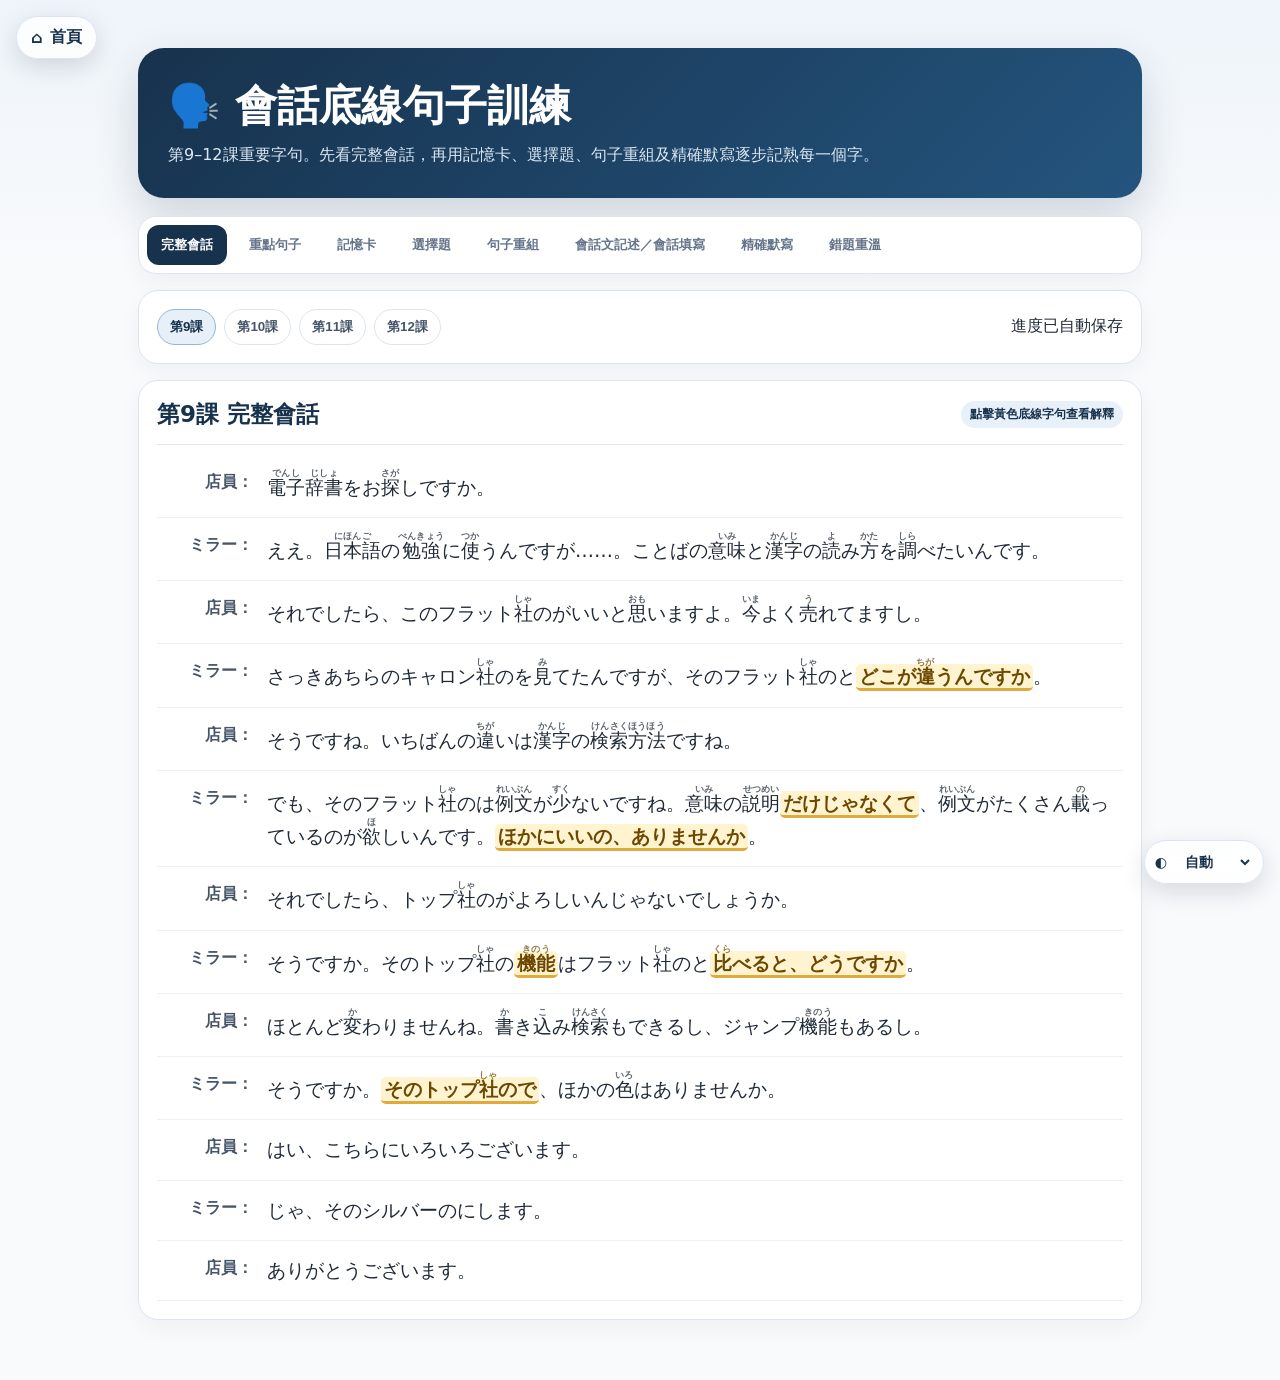
<file: japanese_conversation_trainer.html>
<!DOCTYPE html><html lang="zh-HK"><head><meta charset="UTF-8"><meta name="viewport" content="width=device-width,initial-scale=1.0"><meta name="theme-color" content="#17324d"><title>會話底線句子訓練</title>
<style>
*{box-sizing:border-box}:root{--navy:#17324d;--blue:#2563eb;--ink:#1f2937;--muted:#64748b;--line:#dce5ef;--bg:#f8fafc;--green:#16835c;--red:#bd3343}
body{margin:0;font-family:system-ui,-apple-system,"Segoe UI","Noto Sans TC","Noto Sans JP",sans-serif;background:linear-gradient(180deg,#eef4fa,#f8fafc 260px);color:var(--ink)}
.home-fab{position:fixed;top:16px;left:16px;z-index:50;display:inline-flex;align-items:center;gap:8px;padding:10px 14px;border-radius:999px;background:#fffffff2;color:var(--navy);border:1px solid #dbe4ee;text-decoration:none;font-weight:800;box-shadow:0 8px 24px #0f172a24;backdrop-filter:blur(10px)}
.app{max-width:1040px;margin:auto;padding:48px 18px 60px}.hero{padding:30px;border-radius:26px;background:linear-gradient(135deg,#17324d,#24547e);color:#fff;box-shadow:0 18px 44px #17324d2e}.hero h1{font-size:clamp(28px,5vw,42px);margin:0 0 8px}.hero p{margin:0;color:#dce8f3;line-height:1.6}
.tabs{display:flex;gap:8px;overflow-x:auto;padding:8px;margin-top:18px;background:#fff;border:1px solid var(--line);border-radius:18px;position:sticky;top:10px;z-index:20;box-shadow:0 8px 24px #0f172a0c}.tab{white-space:nowrap;border:0;background:transparent;color:#64748b;padding:11px 14px;border-radius:12px;font-weight:800}.tab.active{background:#17324d;color:#fff}
.toolbar,.panel{background:#fff;border:1px solid var(--line);border-radius:20px;padding:18px;margin-top:16px;box-shadow:0 8px 22px #0f172a0b}.toolbar{display:flex;align-items:center;justify-content:space-between;gap:12px;flex-wrap:wrap}.filter-group{display:flex;gap:8px;flex-wrap:wrap}.chip{border:1px solid var(--line);background:#fff;padding:8px 12px;border-radius:999px;font-weight:750;color:#475569}.chip.active{background:#e7f0f8;color:#17324d;border-color:#94b6d2}
.dialog-title{display:flex;justify-content:space-between;gap:10px;align-items:center;border-bottom:1px solid var(--line);padding-bottom:14px;margin-bottom:10px}.dialog-title h2{margin:0;font-size:23px;color:var(--navy)}.line{display:grid;grid-template-columns:92px 1fr;gap:14px;padding:13px 4px;border-bottom:1px solid #edf1f5;line-height:1.75}.speaker{font-weight:850;color:#475569;text-align:right}.jp{font-size:19px}.highlight{display:inline;border-bottom:3px solid #e2a93b;background:#fff4cf;padding:1px 3px;border-radius:5px;font-weight:850;color:#6c4700;cursor:pointer}
.cards{display:grid;grid-template-columns:repeat(auto-fit,minmax(280px,1fr));gap:14px}.phrase-card{border:1px solid var(--line);border-radius:17px;padding:17px;background:#fff}.badge{display:inline-flex;background:#e8f1fa;color:#17324d;border-radius:999px;padding:5px 9px;font-size:12px;font-weight:850}.phrase{font-size:24px;color:#17324d;font-weight:900;line-height:1.55;margin:12px 0 4px}.reading{font-size:13px;color:#64748b}.meaning{font-weight:800;margin-top:12px}.note{font-size:14px;line-height:1.55;color:#64748b;background:#f8fafc;border-radius:11px;padding:10px;margin-top:10px}
.studybox{max-width:760px;margin:0 auto;text-align:center;min-height:430px;display:flex;flex-direction:column}.progress{color:#64748b;font-weight:750;display:flex;justify-content:space-between}.prompt{flex:1;display:flex;flex-direction:column;justify-content:center;padding:30px 8px}.cue{color:#64748b;line-height:1.55;margin-bottom:14px}.big{font-size:clamp(25px,5vw,38px);font-weight:900;color:#17324d;line-height:1.5}.sub{font-size:20px;font-weight:800;line-height:1.5}.answer{margin-top:18px}.input{width:100%;border:2px solid #cbd5e1;border-radius:15px;padding:14px;font:inherit;font-size:20px;text-align:center;outline:none}.input:focus{border-color:#5991c2;box-shadow:0 0 0 4px #dbeafe}
.study-flip{flex:1;min-height:310px;margin:18px 0 4px;padding:28px;border:1px solid var(--line);border-radius:22px;background:#f8fafc;display:flex;flex-direction:column;justify-content:center;cursor:pointer;box-shadow:0 10px 28px #0f172a0c}.study-flip:focus-visible{outline:4px solid #bfdbfe;outline-offset:3px}.flip-label{font-size:13px;font-weight:850;color:#64748b;margin-bottom:18px}.study-flip.back{background:#eef6ff;border-color:#93c5fd}.card-mode{display:flex;justify-content:flex-end;margin-top:12px}
.actions{display:flex;justify-content:center;gap:10px;flex-wrap:wrap;margin-top:15px}.btn{border:0;border-radius:13px;padding:11px 17px;font-weight:850;cursor:pointer}.primary{background:#2563eb;color:#fff}.secondary{background:#eef2f7;color:#475569}.good{background:#e5f6ee;color:#126447}.bad{background:#ffedf0;color:#9f2733}.feedback{padding:12px 14px;border-radius:12px;margin-top:13px;line-height:1.5}.ok{background:#e8f8f0;color:#126447}.no{background:#fff0f2;color:#982534}.hidden{display:none!important}
.flashcard-controls{display:grid;grid-template-columns:56px minmax(72px,1fr) 52px minmax(72px,1fr) 56px;gap:9px;align-items:center;margin-top:15px}.flashcard-controls .btn{min-width:0;height:52px;padding:8px}.flashcard-controls .nav{border:2px solid #2563eb;border-radius:50%;background:#fff;color:#2563eb;font-size:22px}.flashcard-controls .star{border:2px solid #2563eb;border-radius:50%;background:#fff;color:#2563eb;font-size:25px}.flashcard-controls .star.active{background:#fff7d6;border-color:#e5b84b;color:#b7791f}.flashcard-controls .star:focus-visible{outline:3px solid #93c5fd;outline-offset:2px}.card-review{display:flex;justify-content:center;gap:8px;flex-wrap:wrap;margin-top:14px}.card-review .active{box-shadow:0 0 0 2px #2563eb inset}.card-empty{margin-top:10px;color:#64748b;font-size:14px}@media(max-width:430px){.flashcard-controls{gap:6px;grid-template-columns:48px minmax(58px,1fr) 46px minmax(58px,1fr) 48px}.flashcard-controls .btn{font-size:13px;padding:6px}}
.token-area{min-height:75px;border:2px dashed #cbd5e1;border-radius:15px;padding:13px;display:flex;gap:8px;flex-wrap:wrap;align-items:center;justify-content:center;margin-top:14px}.token{border:1px solid #b8caDA;background:#edf5fb;color:#17324d;border-radius:11px;padding:9px 12px;font-size:18px;font-weight:850}.quiz-choice{display:block;width:100%;text-align:left;border:1px solid var(--line);background:#fff;padding:14px;border-radius:13px;margin:9px 0;font-size:18px}.quiz-choice.correct{background:#e8f8f0;border-color:#8bcbae}.quiz-choice.wrong{background:#fff0f2;border-color:#e6a1aa}
.modal{position:fixed;inset:0;background:rgba(15,23,42,.55);display:grid;place-items:center;padding:18px;z-index:2000}.modal-card{position:relative;width:min(680px,100%);max-height:min(86vh,760px);overflow:auto;background:#fff;border-radius:20px;padding:22px;box-shadow:0 24px 70px rgba(15,23,42,.3)}.modal-card h2{color:#17324d;font-size:28px;margin:0 48px 5px 0}.modal-close{position:absolute;top:18px;right:18px;border:1px solid #cbd5e1;background:#fff;border-radius:999px;width:38px;height:38px;font-size:22px;line-height:1;cursor:pointer}.modal-close:hover{background:#f8fafc}
.written-box{max-width:820px}.written-toolbar,.written-stats{display:flex;gap:8px;align-items:center;justify-content:center;flex-wrap:wrap;margin-top:12px}.stat{padding:6px 10px;border-radius:999px;background:#f1f5f9;font-size:13px;font-weight:800}.written-dialogue{text-align:left;margin:20px 0;background:#f8fafc;border:1px solid var(--line);border-radius:17px;padding:14px}.written-line{display:grid;grid-template-columns:42px 1fr;gap:8px;padding:8px 4px;line-height:1.7}.written-speaker{font-weight:900;color:#475569}.written-blank{display:block;min-height:34px;border-bottom:2px solid #94a3b8}.written-input{width:100%;min-height:130px;resize:vertical;text-align:left;line-height:1.65}.written-feedback{text-align:left;margin-top:16px}.written-feedback h3{font-size:15px;margin:15px 0 5px;color:#17324d}.written-feedback p,.written-feedback ul{margin:5px 0;line-height:1.65}.written-nav{display:grid;grid-template-columns:1fr auto auto 1fr;gap:9px;align-items:center;margin-top:15px}.written-nav .prev{justify-self:end}.written-nav .next{justify-self:start}.review{background:#fff7df;color:#7a5410}.partial{background:#fff7df;color:#7a5410}.reviewed{background:#eef2ff;color:#3949ab}

.tabs-wrap{position:relative;margin-top:18px}
.tabs-wrap::after{
  content:"";
  position:absolute;
  top:0;right:0;
  width:56px;height:100%;
  pointer-events:none;
  border-radius:0 18px 18px 0;
  background:linear-gradient(90deg,rgba(255,255,255,0),rgba(255,255,255,.98));
}
.tabs-hint{
  display:none;
  align-items:center;
  justify-content:flex-end;
  gap:6px;
  margin:7px 10px 0;
  color:#64748b;
  font-size:13px;
  font-weight:800;
}
.tabs-hint .arrow{font-size:18px;animation:tabNudge 1.3s ease-in-out infinite}
@keyframes tabNudge{0%,100%{transform:translateX(0)}50%{transform:translateX(6px)}}
.tabs{scrollbar-width:none;-ms-overflow-style:none}
.tabs::-webkit-scrollbar{display:none}
@media(max-width:650px){
  .tabs-wrap::after{width:48px}
  .tabs-hint{display:flex}
  .tabs{padding-right:48px}
}

@media(max-width:650px){.app{padding:68px 10px 35px}.hero{padding:22px 18px}.line{grid-template-columns:1fr;gap:2px}.speaker{text-align:left;font-size:13px}.jp{font-size:17px}.tabs{top:5px}.dialog-title{align-items:flex-start;flex-direction:column}.studybox{min-height:470px}.written-box{min-height:auto}.written-input{min-height:150px;font-size:18px;scroll-margin-bottom:180px}.written-nav{grid-template-columns:1fr 1fr}.written-nav .prev,.written-nav .next{justify-self:stretch}.written-nav .btn{width:100%}}
</style><script src="quiz_history.js"></script><script src="furigana.js"></script><script src="theme.js"></script><script src="written_conversation.js"></script></head><body>
<a class="home-fab" href="index.html">⌂ <span>首頁</span></a>
<main class="app"><section class="hero"><h1>🗣️ 會話底線句子訓練</h1><p>第9–12課重要字句。先看完整會話，再用記憶卡、選擇題、句子重組及精確默寫逐步記熟每一個字。</p></section>
<nav class="tabs" id="tabs"></nav><section class="toolbar"><div class="filter-group" id="lessons"></div><div id="savedText"></div></section><section id="content"></section></main>
<div id="modal" class="modal hidden"><section class="modal-card" role="dialog" aria-modal="true"><button id="modalClose" class="modal-close" type="button" aria-label="關閉" onclick="closeModal()">×</button><div id="modalBody"></div></section></div>
<script>
const ITEMS=[{"id": "9-1", "lesson": 9, "phrase": "どこが違うんですか", "reading": "どこがちがうんですか", "zh": "哪裏不同呢？", "context": "比較兩本電子辭典時，詢問具體分別。", "note": "「どこが」指出哪一方面；「んですか」帶有請對方解釋的語氣。", "tokens": ["どこ", "が", "違う", "んですか"]}, {"id": "9-2", "lesson": 9, "phrase": "だけじゃなくて", "reading": "だけじゃなくて", "zh": "不只是……，而且……", "context": "不只要意思說明，還想要很多例句。", "note": "「だけ」是「只」；「じゃなくて」否定並接續下一項內容。", "tokens": ["だけ", "じゃなくて"]}, {"id": "9-3", "lesson": 9, "phrase": "ほかにいいの、ありませんか", "reading": "ほかにいいの、ありませんか", "zh": "還有其他更好的嗎？", "context": "目前選項不完全合適，向店員查詢其他產品。", "note": "「の」代替前文的「辞書／商品」。", "tokens": ["ほかに", "いい", "の", "ありませんか"]}, {"id": "9-4", "lesson": 9, "phrase": "機能", "reading": "きのう", "zh": "功能；機能", "context": "比較兩部電子辭典所具備的功能。", "note": "讀音與「昨日」相同，但漢字和意思不同。", "tokens": ["機能"]}, {"id": "9-5", "lesson": 9, "phrase": "比べると、どうですか", "reading": "くらべると、どうですか", "zh": "比較起來怎麼樣？", "context": "要求店員直接比較兩款產品。", "note": "「Vると」在這裡表示「比較之後／拿來比較的話」。", "tokens": ["比べると", "どうですか"]}, {"id": "9-6", "lesson": 9, "phrase": "そのトップ社ので", "reading": "そのトップしゃので", "zh": "那款 Top 公司的產品……", "context": "指定剛才提到的 Top 公司產品，接著詢問其他顏色。", "note": "「の」代替產品；整句接續後面的「ほかの色はありませんか」。", "tokens": ["その", "トップ社", "の", "で"]}, {"id": "10-1", "lesson": 10, "phrase": "どういうことでしょうか", "reading": "どういうことでしょうか", "zh": "這是甚麼意思呢？／怎麼回事呢？", "context": "聽到意外的指控時，禮貌地要求說明。", "note": "比「どういうことですか」更委婉、正式。", "tokens": ["どういう", "こと", "でしょうか"]}, {"id": "10-2", "lesson": 10, "phrase": "そんなはずはありません", "reading": "そんなはずはありません", "zh": "不可能有那回事。", "context": "根據已知事實，強烈否定對方的推測。", "note": "「はずはありません」表示按理不可能。", "tokens": ["そんな", "はず", "は", "ありません"]}, {"id": "10-3", "lesson": 10, "phrase": "てっきり", "reading": "てっきり", "zh": "一直以為……；本以為一定……", "context": "說明自己曾經非常確信，但結果原來是誤會。", "note": "常與「～と思っていました／～と思って」一起使用。", "tokens": ["てっきり"]}, {"id": "10-4", "lesson": 10, "phrase": "わかってもらえればいいんです", "reading": "わかってもらえればいいんです", "zh": "只要你明白就好了。", "context": "接受對方道歉，表示事情已經解決。", "note": "「もらえれば」是「もらう」可能形的條件形。", "tokens": ["わかって", "もらえれば", "いいんです"]}, {"id": "11-1", "lesson": 11, "phrase": "どこかお勧めのところ、ありませんか", "reading": "どこかおすすめのところ、ありませんか", "zh": "有沒有甚麼值得推薦的地方？", "context": "詢問暑假旅行地點。", "note": "考試要記住「お勧めのところ」中間的「の」。", "tokens": ["どこか", "お勧め", "の", "ところ", "ありませんか"]}, {"id": "11-2", "lesson": 11, "phrase": "沖縄っていうのはどう？", "reading": "おきなわっていうのはどう", "zh": "沖繩怎麼樣？", "context": "以較口語的方式提出旅行建議。", "note": "「っていうのは」是「というのは」的口語形式。", "tokens": ["沖縄", "っていうのは", "どう"]}, {"id": "11-3", "lesson": 11, "phrase": "それも悪くないですね", "reading": "それもわるくないですね", "zh": "那個也不錯呢。", "context": "對別人的建議作溫和、保留其他可能性的肯定。", "note": "「悪くない」不是很強烈的讚賞，而是「也不錯」。", "tokens": ["それも", "悪くないですね"]}, {"id": "11-4", "lesson": 11, "phrase": "それもそうですね", "reading": "それもそうですね", "zh": "那也說得對呢。", "context": "承認對方的意見有道理。", "note": "常用來回應對方的觀點或反駁。", "tokens": ["それも", "そうですね"]}, {"id": "11-5", "lesson": 11, "phrase": "利用したらどう？", "reading": "りようしたらどう", "zh": "利用它怎麼樣？", "context": "建議使用套裝旅行團。", "note": "「Vたらどう？」是口語建議句型。", "tokens": ["利用したら", "どう"]}, {"id": "12-1", "lesson": 12, "phrase": "そうなんですか", "reading": "そうなんですか", "zh": "是這樣嗎？", "context": "聽到鄰居投訴後表示驚訝和接收資訊。", "note": "「なんですか」帶有理解背景或原因的語氣。", "tokens": ["そうなんですか"]}, {"id": "12-2", "lesson": 12, "phrase": "気がつきませんでした", "reading": "きがつきませんでした", "zh": "我沒有留意到。", "context": "承認自己沒有察覺洗衣機聲音影響別人。", "note": "「気がつく」是察覺、注意到；此處為禮貌否定過去式。", "tokens": ["気", "が", "つきませんでした"]}, {"id": "12-3", "lesson": 12, "phrase": "思わなかったものですから", "reading": "おもわなかったものですから", "zh": "因為我沒有想到會這樣。", "context": "委婉解釋沒想到聲音會傳到樓下。", "note": "正確課文是「ものですから」，不是「もので」。", "tokens": ["思わなかった", "ものですから"]}, {"id": "12-4", "lesson": 12, "phrase": "どうしても", "reading": "どうしても", "zh": "無論如何也……；怎樣也……", "context": "因為加班多，家務總是無可避免地拖到晚上。", "note": "在這句中表達受情況所迫、難以避免。", "tokens": ["どうしても"]}, {"id": "12-5", "lesson": 12, "phrase": "あまり遅い時間に", "reading": "あまりおそいじかんに", "zh": "在太晚的時間……", "context": "鄰居委婉指出太夜洗衣會造成困擾。", "note": "原圖底線只包括這一部分；後面接「洗濯されると」。", "tokens": ["あまり", "遅い", "時間", "に"]}, {"id": "12-6", "lesson": 12, "phrase": "ご迷惑をかけてすみませんでした", "reading": "ごめいわくをかけてすみませんでした", "zh": "給你添麻煩，真的很抱歉。", "context": "正式向受影響的鄰居道歉。", "note": "標準、正式的致歉表達。", "tokens": ["ご迷惑", "を", "かけて", "すみませんでした"]}], DIALOGS={"9": [["店員", "電子辞書をお探しですか。"], ["ミラー", "ええ。日本語の勉強に使うんですが……。ことばの意味と漢字の読み方を調べたいんです。"], ["店員", "それでしたら、このフラット社のがいいと思いますよ。今よく売れてますし。"], ["ミラー", "さっきあちらのキャロン社のを見てたんですが、そのフラット社のと【9-1】。"], ["店員", "そうですね。いちばんの違いは漢字の検索方法ですね。"], ["ミラー", "でも、そのフラット社のは例文が少ないですね。意味の説明【9-2】、例文がたくさん載っているのが欲しいんです。【9-3】。"], ["店員", "それでしたら、トップ社のがよろしいんじゃないでしょうか。"], ["ミラー", "そうですか。そのトップ社の【9-4】はフラット社のと【9-5】。"], ["店員", "ほとんど変わりませんね。書き込み検索もできるし、ジャンプ機能もあるし。"], ["ミラー", "そうですか。【9-6】、ほかの色はありませんか。"], ["店員", "はい、こちらにいろいろございます。"], ["ミラー", "じゃ、そのシルバーのにします。"], ["店員", "ありがとうございます。"]], "10": [["管理人", "おはようございます。"], ["ワット", "あ、管理人さん、おはようございます。"], ["管理人", "自転車は、階段の前に置いてはいけないことになってるんですよ。"], ["ワット", "ええ、知ってますけど、……。"], ["管理人", "階段の前に置いてある自転車、ワットさんのでしょ？"], ["ワット", "え？違いますよ。【10-1】。"], ["管理人", "ワットさんの、確か赤い自転車でしたよね。１週間前からずっと置いてありますよ。"], ["ワット", "え？【10-2】。わたしのは、今、自転車屋に修理に出してありますけど。"], ["管理人", "え？そうですか。赤いから、【10-3】ワットさんのだと思って……。"], ["ワット", "赤い自転車に乗ってる人なんてたくさんいますよ。"], ["管理人", "そうですね。申し訳ない。気を悪くしないでください。"], ["ワット", "いえ、【10-4】。"]], "11": [["カリナ", "暑くなってきましたね。"], ["山田一郎", "そうだね。夏休みはどこか行くの？"], ["カリナ", "ええ。いろいろ考えてるんですが、【11-1】。"], ["山田一郎", "そうだなあ。ちょっと遠いけど、【11-2】"], ["カリナ", "沖縄ですか。"], ["山田一郎", "沖縄の海は青くて、すばらしいよ。世界遺産の首里城なんかも見る価値があるし。"], ["カリナ", "【11-3】。あのう、北海道なんかどうかなと思ってたんですが。"], ["山田一郎", "北海道もいいね。涼しくて。でも、北海道へ行くなら、やっぱり冬のほうがいいな。"], ["カリナ", "【11-4】。けど、北海道も沖縄も高そうですね。"], ["山田友子", "パックツアーを【11-5】個人で行くよりずっと安いですよ。"], ["カリナ", "じゃ、帰りに旅行会社に寄って、調べてみます。"]], "12": [["管理人", "あ、ミラーさん、お帰りなさい。あれ、雨ですか。"], ["ミラー", "ええ。途中で降られてしまいました。"], ["管理人", "下の野村さんから苦情があってね。夜遅く、洗濯機の音が聞こえて寝られないそうですよ。"], ["ミラー", "えっ、【12-1】。【12-2】。野村さんにはわたしからちゃんと謝っておきます。"], ["ミラー", "あのう、管理人さんから洗濯機の音でご迷惑をかけてるって聞いたんですが。"], ["野村", "ああ、そのことですか。"], ["ミラー", "どうもすみませんでした。音が下まで聞こえるとは【12-3】。"], ["野村", "いつもお帰りが遅いみたいですね。"], ["ミラー", "ええ。残業が多いので、掃除や洗濯が【12-4】夜になってしまうんです。"], ["野村", "それはわかりますけど、【12-5】洗濯されるとちょっと……。子どもが寝る時間なので。"], ["ミラー", "すみません。何時ごろまでならよろしいでしょうか。"], ["野村", "できれば10時ごろまでにしてもらえますか。"], ["ミラー", "わかりました。そのころまでには済ませるようにします。"], ["ミラー", "【12-6】。"], ["野村", "いいえ。"]]}, KEY="jp_conversation_clean_v2";
let state={tab:"dialogs",lesson:9,index:0,mastered:{},wrong:{},marked:{},quiz:[],quizResults:{},qIndex:0,selected:null,builder:[],available:[],cardOrder:[],cardFlipped:false,cardShuffle:false,cardReview:"all",retainedMarkedId:null,writtenLesson:"all",writtenIndex:0,writtenRandom:false,writtenMarked:{},writtenResults:{},writtenDrafts:{},writtenRevealed:{}};
try{state={...state,...JSON.parse(localStorage.getItem(KEY)||"{}")}}catch(e){}
state.cardOrder=state.cardOrder||[];state.cardFlipped=false;state.cardShuffle=!!state.cardShuffle;state.marked=state.marked||{};state.cardReview=state.cardReview||"all";state.retainedMarkedId=null;state.writtenMarked=state.writtenMarked||{};state.writtenResults=state.writtenResults||{};state.writtenDrafts=state.writtenDrafts||{};state.writtenRevealed=state.writtenRevealed||{};
const tabs=[["dialogs","完整會話"],["phrases","重點句子"],["cards","記憶卡"],["quiz","選擇題"],["builder","句子重組"],["written","會話文記述／會話填寫"],["typing","精確默寫"],["wrong","錯題重溫"]];
const $=x=>document.getElementById(x); const save=()=>{localStorage.setItem(KEY,JSON.stringify(state));$("savedText").textContent="進度已自動保存"};
const visible=()=>ITEMS.filter(x=>x.lesson===Number(state.lesson));
function renderNav(){ $("tabs").innerHTML=tabs.map(([k,t])=>`<button class="tab ${state.tab===k?"active":""}" onclick="setTab('${k}')">${t}</button>`).join(""); $("lessons").innerHTML=(state.tab==="written"?["all",9,10,11,12]:[9,10,11,12]).map(n=>`<button class="chip ${(state.tab==="written"?String(state.writtenLesson):String(state.lesson))===String(n)?"active":""}" onclick="${state.tab==='written'?`setWrittenLesson('${n}')`:`setLesson(${n})`}">${n==='all'?'全部／All':`第${n}課`}</button>`).join("")}
function setTab(t){state.tab=t;state.index=0;state.selected=null;state.cardFlipped=false;if(t==="cards")resetCardOrder();if(t==="quiz")startQuiz();if(t==="builder")startBuilder();render()}
function setLesson(n){state.lesson=n;state.index=0;state.selected=null;state.cardFlipped=false;if(state.tab==="cards")resetCardOrder();if(state.tab==="quiz")startQuiz();if(state.tab==="builder")startBuilder();render()}
function render(){renderNav();const c=$("content"); if(state.tab==="dialogs")c.innerHTML=dialogHTML();if(state.tab==="phrases")c.innerHTML=phrasesHTML();if(state.tab==="cards"){c.innerHTML=cardHTML();setupCurrentCardSwipe()}if(state.tab==="quiz")c.innerHTML=quizHTML();if(state.tab==="builder")c.innerHTML=builderHTML();if(state.tab==="written")c.innerHTML=writtenHTML();if(state.tab==="typing")c.innerHTML=typingHTML(false);if(state.tab==="wrong")c.innerHTML=typingHTML(true);Furigana.apply(c);save()}
function setupCurrentCardSwipe(){setupFlashcardSwipe({element:document.querySelector('.study-flip'),onSwipeLeft:()=>move(1),onSwipeRight:()=>move(-1)})}
function marker(text){return text.replace(/【(\d+-\d+)】/g,(m,id)=>{const it=ITEMS.find(x=>x.id===id);return `<span class="highlight" onclick="showDetail('${id}')">${it?it.phrase:""}</span>`})}
function dialogHTML(){return `<section class="panel"><div class="dialog-title"><h2>第${state.lesson}課 完整會話</h2><span class="badge">點擊黃色底線字句查看解釋</span></div>${DIALOGS[state.lesson].map(([s,t])=>`<div class="line"><div class="speaker">${s}：</div><div class="jp" lang="ja">${marker(t)}</div></div>`).join("")}</section>`}
function phrasesHTML(){return `<section class="panel"><div class="cards">${visible().map(x=>`<article class="phrase-card"><span class="badge">第${x.lesson}課 · ${x.id}</span><div class="phrase" lang="ja">${x.phrase}</div><div class="reading">読み：${x.reading}</div><div class="meaning">${x.zh}</div><div class="note">${x.context}<br><br><b>重點：</b>${x.note}</div><div class="actions"><button class="btn ${state.mastered[x.id]?"good":"secondary"}" onclick="toggleMaster('${x.id}')">${state.mastered[x.id]?"✓ 已記熟":"標記為已記熟"}</button></div></article>`).join("")}</div></section>`}
function current(list=visible()){if(!list.length)return null;state.index=(state.index+list.length)%list.length;return list[state.index]}
function cardList(){const base=visible();if(!state.cardOrder.length||state.cardOrder.some(id=>!base.some(x=>x.id===id)))resetCardOrder();let list=state.cardOrder.map(id=>base.find(x=>x.id===id)).filter(Boolean);if(state.cardReview==="marked"){list=list.filter(x=>state.marked[x.id]);if(state.retainedMarkedId&&!list.some(x=>x.id===state.retainedMarkedId)){const held=base.find(x=>x.id===state.retainedMarkedId);if(held)list.splice(Math.min(state.index,list.length),0,held)}}return list}
function resetCardOrder(){state.cardOrder=visible().map(x=>x.id);if(state.cardShuffle)shuffleArray(state.cardOrder);state.index=0}
function shuffleArray(a){for(let i=a.length-1;i>0;i--){const j=Math.floor(Math.random()*(i+1));[a[i],a[j]]=[a[j],a[i]]}return a}
function cardHTML(){const list=cardList();if(!list.length)return `<section class="panel studybox"><div class="card-empty">暫時沒有已標記題目。</div><div class="card-review"><button class="btn ${state.cardReview==='all'?'active secondary':'secondary'}" onclick="setCardReview('all')">全部題目</button><button class="btn ${state.cardReview==='marked'?'active secondary':'secondary'}" onclick="setCardReview('marked')">★ 已標記（${Object.values(state.marked).filter(Boolean).length}）</button></div></section>`;const x=current(list),back=state.cardFlipped,isMarked=!!state.marked[x.id];return `<section class="panel studybox"><div class="progress"><span>第${x.lesson}課</span><span>${state.index+1} / ${list.length}</span></div><div class="card-mode"><button class="btn ${state.cardShuffle?'good':'secondary'}" onclick="toggleCardShuffle()">${state.cardShuffle?'🔀 隨機模式：開':'🔀 隨機模式'}</button></div><div class="study-flip ${back?'back':'front'}" role="button" tabindex="0" onclick="flipStudyCard()" onkeydown="if(event.key==='Enter'||event.key===' '){event.preventDefault();flipStudyCard()}"><div class="flip-label">${back?'解答':'點擊翻面'}</div>${back?`<div class="big" lang="ja">${x.phrase}</div><div class="reading">${x.reading}</div><div class="note">${x.note}</div>`:`<div class="cue">${x.context}</div><div class="sub">${x.zh}</div>`}</div><div class="flashcard-controls"><button class="btn nav" onclick="move(-1)">←</button><button class="btn bad" onclick="markAndNext('${x.id}',false)">✕ 未記熟</button><button class="btn star ${isMarked?'active':''}" data-no-swipe aria-label="標記題目" aria-pressed="${isMarked}" onclick="toggleCardMark('${x.id}')">${isMarked?'★':'☆'}</button><button class="btn good" onclick="markAndNext('${x.id}',true)">✓ 已記熟</button><button class="btn nav" onclick="move(1)">→</button></div><div class="card-review"><button class="btn ${state.cardReview==='all'?'active secondary':'secondary'}" onclick="setCardReview('all')">全部題目</button><button class="btn ${state.cardReview==='marked'?'active secondary':'secondary'}" onclick="setCardReview('marked')">★ 已標記（${Object.values(state.marked).filter(Boolean).length}）</button></div></section>`}
function flipStudyCard(){state.cardFlipped=!state.cardFlipped;render()}function move(n){state.retainedMarkedId=null;state.index+=n;state.cardFlipped=false;render()}function toggleCardShuffle(){state.cardShuffle=!state.cardShuffle;state.retainedMarkedId=null;resetCardOrder();state.cardFlipped=false;render()}function setCardReview(v){state.cardReview=v;state.retainedMarkedId=null;state.index=0;state.cardFlipped=false;render()}function toggleCardMark(id){state.marked[id]=!state.marked[id];state.retainedMarkedId=state.cardReview==="marked"&&!state.marked[id]?id:null;save();render()} function toggleMaster(id){state.mastered[id]=!state.mastered[id];save();render()} function markAndNext(id,ok){state.mastered[id]=ok;state.wrong[id]=!ok;move(1)}
function startQuiz(){state.quiz=[...visible()].sort(()=>Math.random()-.5);state.quizResults={};state.qIndex=0;state.selected=null}
function quizHTML(){if(!state.quiz.length)startQuiz();const x=state.quiz[state.qIndex%state.quiz.length];let others=ITEMS.filter(i=>i.lesson===x.lesson&&i.id!==x.id).sort(()=>Math.random()-.5).slice(0,3).map(i=>i.phrase);const choices=[x.phrase,...others].sort(()=>Math.random()-.5);return `<section class="panel studybox"><div class="progress"><span>選擇正確日文</span><span>${state.qIndex+1} / ${state.quiz.length}</span></div><div class="prompt"><div class="cue">${x.context}</div><div class="sub">${x.zh}</div><div class="answer">${choices.map(c=>`<button class="quiz-choice" lang="ja" onclick="answerQuiz(this,'${encodeURIComponent(c)}','${x.id}')">${c}</button>`).join("")}</div><div id="quizFeedback"></div></div></section>`}
function answerQuiz(btn,enc,id){if(state.selected)return;state.selected=1;const ans=decodeURIComponent(enc),x=ITEMS.find(i=>i.id===id),ok=ans===x.phrase;document.querySelectorAll(".quiz-choice").forEach(b=>{if(b.textContent===x.phrase)b.classList.add("correct")});if(!ok)btn.classList.add("wrong");state.mastered[id]=ok;state.wrong[id]=!ok;state.quizResults[id]={selected:ans,ok};$("quizFeedback").innerHTML=`<div class="feedback ${ok?"ok":"no"}">${ok?"✓ 正確":"✕ 正確答案："+x.phrase}</div><button class="btn primary" style="margin-top:12px" onclick="nextQuiz()">${state.qIndex===state.quiz.length-1?'完成測驗':'下一題'}</button>`;save()}
function nextQuiz(){if(state.qIndex===state.quiz.length-1){const list=state.quiz,score=list.filter(x=>state.quizResults[x.id]?.ok).length;QuizHistory.record({module:'會話底線句子訓練',moduleId:'conversation-trainer',mode:'選擇題',lesson:`第${state.lesson}課`,score,total:list.length,details:list.map((x,i)=>({number:i+1,question:x.context,selected:state.quizResults[x.id]?.selected||'未作答',correct:x.phrase,ok:Boolean(state.quizResults[x.id]?.ok),explanation:x.note}))});alert('測驗紀錄已保存。');startQuiz();render();return}state.qIndex++;state.selected=null;render()}
function startBuilder(){const x=current();state.builder=[];state.available=x.tokens.map((v,i)=>({i,v})).sort(()=>Math.random()-.5)}
function builderHTML(){const x=current();if(!state.available.length&&!state.builder.length)startBuilder();return `<section class="panel studybox"><div class="progress"><span>重組句子</span><span>${state.index+1} / ${visible().length}</span></div><div class="prompt"><div class="cue">${x.context}</div><div class="sub">${x.zh}</div><div class="token-area">${state.builder.length?state.builder.map(t=>`<button class="token" lang="ja" onclick="removeToken(${t.i})">${t.v}</button>`).join(""):"按下方字塊組成正確句子"}</div><div class="token-area">${state.available.map(t=>`<button class="token" lang="ja" onclick="addToken(${t.i})">${t.v}</button>`).join("")}</div><div id="buildFeedback"></div></div><div class="actions"><button class="btn secondary" onclick="startBuilder();render()">重新排列</button><button class="btn primary" onclick="checkBuilder('${x.id}')">檢查答案</button></div></section>`}
function addToken(i){const p=state.available.findIndex(t=>t.i===i);state.builder.push(state.available.splice(p,1)[0]);render()} function removeToken(i){const p=state.builder.findIndex(t=>t.i===i);state.available.push(state.builder.splice(p,1)[0]);render()}
function checkBuilder(id){const x=ITEMS.find(i=>i.id===id),got=state.builder.map(t=>t.v).join("").replace(/[、。？]/g,""),ok=got===x.phrase.replace(/[、。？]/g,"");state.mastered[id]=ok;state.wrong[id]=!ok;$("buildFeedback").innerHTML=`<div class="feedback ${ok?"ok":"no"}">${ok?"✓ 完全正確":"✕ 正確答案："+x.phrase}</div>${ok?'<button class="btn primary" style="margin-top:12px" onclick="state.index++;startBuilder();render()">下一句</button>':""}`;save()}
function writtenList(){let list=state.writtenLesson==="all"?[...WRITTEN_QUESTIONS]:WRITTEN_QUESTIONS.filter(x=>x.lesson===Number(state.writtenLesson));if(state.writtenRandom)list.sort((a,b)=>writtenRank(a.id)-writtenRank(b.id));return list}
function writtenRank(id){let h=2166136261;for(const c of id)h=Math.imul(h^c.charCodeAt(0),16777619);return h>>>0}
function setWrittenLesson(n){captureWrittenDraft();state.writtenLesson=n==="all"?"all":Number(n);state.writtenIndex=0;render()}
function captureWrittenDraft(){const el=$("writtenInput");if(el&&el.dataset.id)state.writtenDrafts[el.dataset.id]=el.value}
function moveWritten(n){captureWrittenDraft();const list=writtenList();state.writtenIndex=(state.writtenIndex+n+list.length)%list.length;render();scrollTo({top:Math.max(0,$("content").offsetTop-85),behavior:"smooth"})}
function randomWritten(){captureWrittenDraft();state.writtenRandom=true;const list=writtenList();state.writtenIndex=Math.floor(Math.random()*list.length);render()}
function toggleWrittenRandom(){captureWrittenDraft();state.writtenRandom=!state.writtenRandom;state.writtenIndex=0;render()}
function toggleWrittenMark(id){state.writtenMarked[id]=!state.writtenMarked[id];save();render()}
function resetWritten(){if(!confirm("確定重設會話填寫的答案、統計及標記嗎？其他練習進度不會受影響。"))return;state.writtenIndex=0;state.writtenResults={};state.writtenDrafts={};state.writtenRevealed={};state.writtenMarked={};save();render()}
function e(s){return String(s??"").replace(/[&<>"']/g,c=>({"&":"&amp;","<":"&lt;",">":"&gt;",'"':"&quot;","'":"&#39;"}[c]))}
function writtenStats(){const vals=Object.values(state.writtenResults),count=s=>vals.filter(x=>x.status===s).length;return `<div class="written-stats"><span class="stat">〇 ${count("correct")}</span><span class="stat">△ ${count("partial")}</span><span class="stat">要確認 ${count("review")}</span><span class="stat">已作答 ${vals.length} / ${WRITTEN_QUESTIONS.length}</span></div>`}
function writtenFeedback(x,result){if(!result)return "";const labels={correct:"〇 回答として適切です。",partial:"△ 意味は通じますが、もう少し自然な答えにしてみましょう。",review:"自動判定では確認できません。参考答案と比べて確認してください。"};const missing=result.missing?.length?`<p><b>需要留意：</b>${result.missing.map(e).join("、")}</p>`:"";return `<div class="written-feedback"><div class="feedback ${result.status==='correct'?'ok':result.status==='partial'?'partial':'reviewed'}"><b>${labels[result.status]}</b>${result.revealed?"<br>已先查看參考答案，本題記為要確認。":""}</div><h3>你的答案</h3><p lang="ja">${e(result.answer)||"（未填寫）"}</p>${missing}<h3>參考答案</h3><p lang="ja">${e(x.primaryAnswer)}</p><h3>其他可接受答案</h3><ul>${x.acceptedAnswers.map(a=>`<li lang="ja">${e(a)}</li>`).join("")}</ul><h3>必須意思／文法</h3><ul>${x.requiredConcepts.map(c=>`<li>${e(c.label)}：<span lang="ja">${c.alternatives.map(e).join("／")}</span></li>`).join("")}</ul><h3>建議句型</h3><p lang="ja">${x.recommendedPatterns.map(e).join("／")}</p><h3>說明</h3><p>${e(x.explanationZh)}</p></div>`}
function writtenHTML(){const list=writtenList();state.writtenIndex=(state.writtenIndex+list.length)%list.length;const x=list[state.writtenIndex],result=state.writtenResults[x.id],marked=!!state.writtenMarked[x.id];return `<section class="panel studybox written-box"><div class="progress"><span>第${x.lesson}課 · 會話文記述</span><span>${state.writtenIndex+1} / ${list.length}</span></div>${writtenStats()}<div class="written-toolbar"><button class="btn ${state.writtenRandom?'good':'secondary'}" onclick="toggleWrittenRandom()">🔀 隨機模式${state.writtenRandom?'：開':''}</button><button class="btn secondary" onclick="randomWritten()">隨機一題</button><button class="btn ${marked?'review':'secondary'}" onclick="toggleWrittenMark('${x.id}')">${marked?'★ 已標記':'☆ 標記'}</button><button class="btn bad" onclick="resetWritten()">重設進度</button></div><div class="written-dialogue" lang="ja">${x.dialogue.map(([speaker,text])=>`<div class="written-line"><span class="written-speaker">${e(speaker)}：</span><span>${text?e(text):'<span class="written-blank" aria-label="ここに返事を書いてください"></span>'}</span></div>`).join("")}</div><label for="writtenInput" class="cue">適切な返事を書いてください（2～4文でもかまいません）。</label><textarea id="writtenInput" data-id="${x.id}" class="input written-input" lang="ja" rows="4" placeholder="ここに日本語で書いてください" oninput="state.writtenDrafts['${x.id}']=this.value;save()">${e(state.writtenDrafts[x.id]||result?.answer||"")}</textarea><div class="actions"><button class="btn secondary" onclick="revealWritten('${x.id}')">参考答案を見る</button><button class="btn primary" onclick="checkWritten('${x.id}')">答えを確認</button></div>${writtenFeedback(x,result)}<div class="written-nav"><button class="btn secondary prev" onclick="moveWritten(-1)">← 上一題</button><button class="btn secondary next" onclick="moveWritten(1)">下一題 →</button><button class="btn secondary" onclick="moveWritten(-1)">← Previous</button><button class="btn secondary" onclick="moveWritten(1)">Next →</button></div><p class="cue">自動判定は学習の目安です。すべての自然な日本語を完全に採点するものではありません。</p></section>`}
function assessWritten(x,answer){const n=norm(answer),samples=[x.primaryAnswer,...x.acceptedAnswers].map(norm);if(samples.includes(n))return{status:"correct",missing:[]};const hits=x.requiredConcepts.map(c=>c.alternatives.some(a=>n.includes(norm(a)))),pattern=x.recommendedPatterns.some(p=>n.includes(norm(p.replace(/[～〜]/g,"")))),missing=x.requiredConcepts.filter((c,i)=>!hits[i]).map(c=>c.label);if(n.length>=5&&hits.every(Boolean)&&(pattern||!x.recommendedPatterns.length))return{status:"correct",missing:[]};if(n.length>=5&&(hits.filter(Boolean).length>=Math.max(1,Math.ceil(hits.length/2))||hits.every(Boolean)))return{status:"partial",missing:missing.length?missing:["建議句型或合適的禮貌程度"]};return{status:"review",missing:missing.length?missing:["請按語境比較參考答案"]}}
function checkWritten(id){const x=WRITTEN_QUESTIONS.find(q=>q.id===id),answer=$("writtenInput").value.trim();state.writtenDrafts[id]=answer;let result=assessWritten(x,answer);if(state.writtenRevealed[id])result={...result,status:"review",revealed:true};state.writtenResults[id]={...result,answer};save();render()}
function revealWritten(id){const x=WRITTEN_QUESTIONS.find(q=>q.id===id),answer=$("writtenInput").value.trim();state.writtenDrafts[id]=answer;state.writtenRevealed[id]=true;state.writtenResults[id]={status:"review",answer,revealed:true,missing:[]};save();render()}
function typingHTML(wrongOnly){let list=wrongOnly?ITEMS.filter(x=>state.wrong[x.id]):visible();if(!list.length)return `<section class="panel"><div class="note">${wrongOnly?"目前沒有錯題。完成其他練習後，答錯的句子會自動出現在這裡。":"沒有題目。"}</div></section>`;const x=current(list);return `<section class="panel studybox"><div class="progress"><span>${wrongOnly?"錯題重溫":"精確默寫"}</span><span>${state.index+1} / ${list.length}</span></div><div class="prompt"><div class="cue">${x.context}</div><div class="sub">${x.zh}</div><div class="answer"><input id="typingInput" class="input" placeholder="請輸入完整日文句子"><div id="typingFeedback"></div></div></div><div class="actions"><button class="btn secondary" onclick="showTyping('${x.id}')">顯示答案</button><button class="btn primary" onclick="checkTyping('${x.id}')">檢查答案</button></div></section>`}
function norm(s){return String(s).normalize("NFKC").replace(/[、。，．！？!?…\s]/g,"")} function checkTyping(id){const x=ITEMS.find(i=>i.id===id),ok=norm($("typingInput").value)===norm(x.phrase);state.mastered[id]=ok;state.wrong[id]=!ok;$("typingFeedback").innerHTML=`<div class="feedback ${ok?"ok":"no"}">${ok?"✓ 完全正確":"✕ 正確答案："+x.phrase}</div>`;save()} function showTyping(id){const x=ITEMS.find(i=>i.id===id);$("typingFeedback").innerHTML=`<div class="feedback no">答案：${x.phrase}</div>`}
function showDetail(id){const x=ITEMS.find(i=>i.id===id);$("modalBody").innerHTML=`<span class="badge">第${x.lesson}課</span><h2>${x.phrase}</h2><div class="reading">${x.reading}</div><div class="meaning">${x.zh}</div><div class="note"><b>情境：</b>${x.context}<br><br><b>重點：</b>${x.note}</div>`;$("modal").classList.remove("hidden");document.body.style.overflow="hidden";$("modalClose").focus()} function closeModal(){$("modal").classList.add("hidden");document.body.style.overflow=""}
$('modal').addEventListener('click',e=>{if(e.target===$('modal'))closeModal()});document.addEventListener('keydown',e=>{if(e.key==='Escape'&&!$('modal').classList.contains('hidden'))closeModal()});
render();
</script></body></html>
</file>
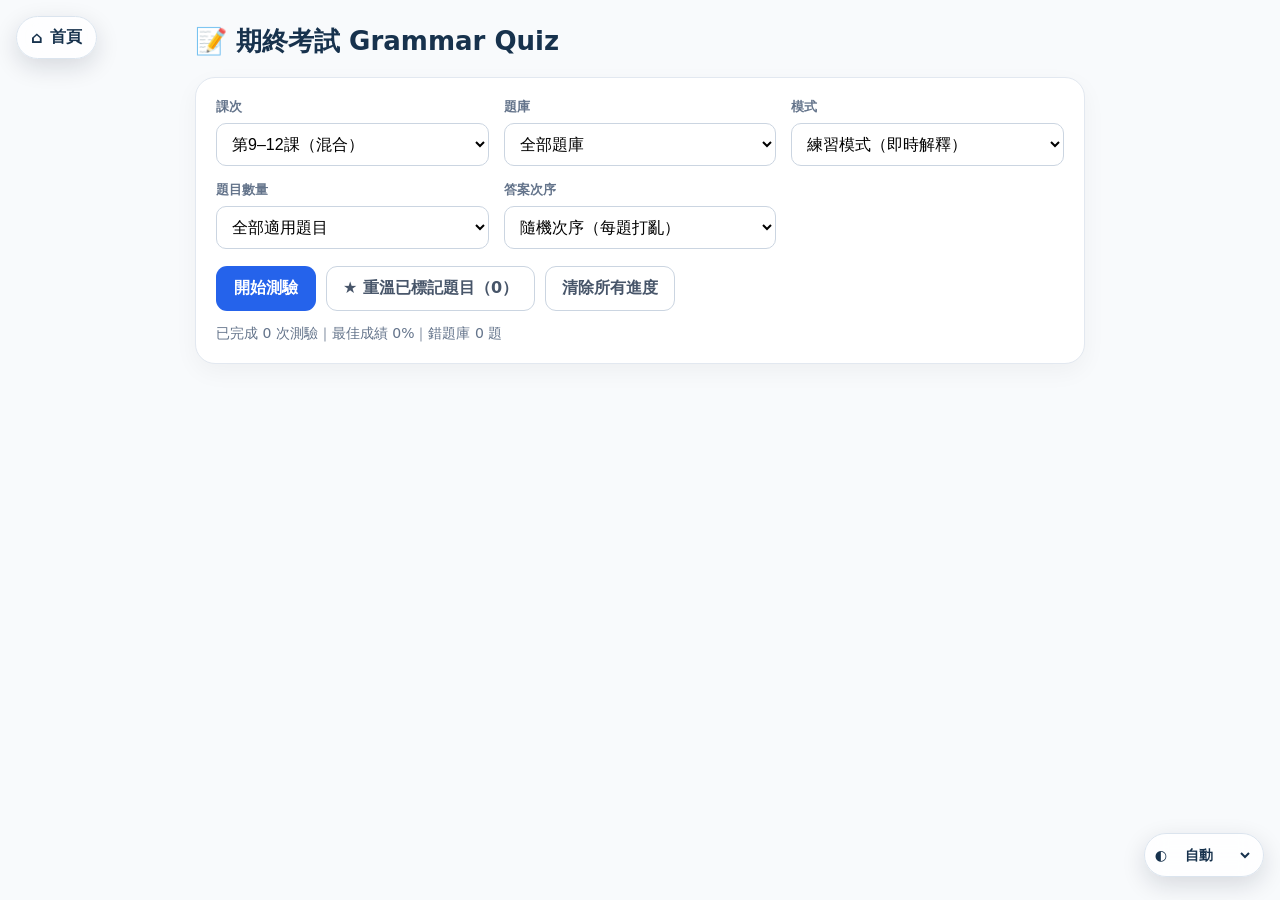
<file: japanese_final_quiz.html>
<!DOCTYPE html>
<html lang="zh-HK"><head><meta charset="UTF-8"><meta name="viewport" content="width=device-width,initial-scale=1.0">
<meta name="theme-color" content="#17324d"><meta name="apple-mobile-web-app-capable" content="yes"><meta name="apple-mobile-web-app-title" content="JP Study">
<link rel="apple-touch-icon" href="apple-touch-icon.png"><link rel="icon" href="favicon.svg"><link rel="manifest" href="manifest.webmanifest">
<title>期終考試 Grammar Quiz</title>
<style>
:root{--blue:#2563eb;--navy:#17324d;--green:#15803d;--red:#dc2626;--purple:#7c3aed;--bg:#f8fafc;--text:#1f2937}
*{box-sizing:border-box} body{margin:0;font-family:system-ui,-apple-system,"Segoe UI","Noto Sans TC","Noto Sans JP",sans-serif;background:var(--bg);color:var(--text)}
.app{max-width:920px;margin:auto;padding:24px 15px 45px} .top{display:flex;justify-content:space-between;align-items:center;gap:12px;flex-wrap:wrap;margin-bottom:18px} h1{font-size:26px;margin:0;color:var(--navy)}
.home-fab{position:fixed;top:16px;left:16px;z-index:999;display:inline-flex;align-items:center;gap:8px;padding:10px 14px;border-radius:999px;background:rgba(255,255,255,.94);color:#17324d;border:1px solid #dbe4ee;text-decoration:none;font-weight:800;box-shadow:0 8px 24px rgba(15,23,42,.14);backdrop-filter:blur(10px);-webkit-backdrop-filter:blur(10px);transition:.18s}.home-fab:hover{transform:translateY(-2px);box-shadow:0 12px 28px rgba(15,23,42,.2)}
.panel{background:white;border:1px solid #e2e8f0;border-radius:20px;padding:20px;box-shadow:0 8px 24px #0000000b;margin-bottom:16px}
.setup-grid{display:grid;grid-template-columns:repeat(auto-fit,minmax(210px,1fr));gap:15px} label{display:block;font-size:13px;color:#64748b;font-weight:800;margin-bottom:7px} select{width:100%;padding:11px;border:1px solid #cbd5e1;border-radius:10px;background:white;font-size:16px}
.actions{display:flex;gap:10px;flex-wrap:wrap;margin-top:17px} button{font:inherit;cursor:pointer} .primary{border:0;background:var(--blue);color:white;padding:12px 18px;border-radius:11px;font-weight:800} .secondary{border:1px solid #cbd5e1;background:white;color:#475569;padding:11px 16px;border-radius:11px;font-weight:750}
.stats{display:flex;justify-content:space-between;gap:12px;flex-wrap:wrap;color:#64748b;font-size:14px;margin:3px 2px 10px}.question-navigator{display:grid;grid-template-columns:auto minmax(140px,1fr);align-items:center;gap:12px;margin-bottom:18px}.jump-controls{display:flex;align-items:center;gap:7px;color:#64748b;font-size:14px;font-weight:750}.jump-controls label{margin:0;white-space:nowrap}.jump-controls input[type="number"]{width:66px;min-height:42px;padding:8px;border:1px solid #cbd5e1;border-radius:9px;background:#fff;color:var(--text);font:inherit;font-weight:800;text-align:center}.jump-go{min-height:42px;padding:8px 12px;border:1px solid #cbd5e1;border-radius:9px;background:#fff;color:#475569;font-weight:800}.question-range{width:100%;height:34px;accent-color:var(--blue);cursor:pointer}.question-range:focus-visible,.jump-controls input:focus-visible,.jump-go:focus-visible{outline:3px solid #93c5fd;outline-offset:2px}
.qhead{display:flex;justify-content:space-between;gap:8px;align-items:center;margin-bottom:14px}.qmeta{display:flex;align-items:center;gap:9px;flex-wrap:wrap}.tag{font-size:12px;padding:5px 9px;border-radius:999px;background:#eef2ff;color:#4338ca;font-weight:800;border:0} button.tag{display:inline-flex;align-items:center;gap:5px} button.tag:hover,button.tag:focus-visible{background:#e0e7ff;outline:2px solid #818cf8;outline-offset:2px}.lesson{font-size:13px;color:#64748b;font-weight:800}.marked-prev{padding:6px 10px;font-size:13px}
.question{font-size:clamp(21px,3vw,30px);line-height:1.55;font-weight:800;margin:10px 0 21px;white-space:pre-wrap} .choices{display:grid;gap:11px}
.choice{text-align:left;border:1px solid #cbd5e1;background:white;padding:14px 15px;border-radius:13px;font-size:17px;line-height:1.45} .choice:hover{border-color:#93c5fd;background:#f8fbff} .choice.selected{border-color:#2563eb;background:#eff6ff} html[data-theme="dark"] .choice.selected:not(.correct):not(.wrong){background:#173b6c!important;color:#f8fafc!important;border-color:#60a5fa!important;box-shadow:inset 4px 0 0 #3b82f6,0 0 0 2px rgba(96,165,250,.24)!important} .choice.correct{border-color:#86efac;background:#f0fdf4;color:#166534} .choice.wrong{border-color:#fca5a5;background:#fef2f2;color:#991b1b}
.feedback{display:none;margin-top:17px;padding:18px;border-radius:13px;line-height:1.7} .feedback.good{display:block;background:#f0fdf4;border:1px solid #bbf7d0} .feedback.bad{display:block;background:#fef2f2;border:1px solid #fecaca}.feedback-title{font-size:18px;font-weight:900;margin-bottom:12px}.feedback-details{display:grid;gap:8px;color:#334155}.feedback-row{margin:0}.feedback-row strong{color:#1e293b}.feedback-complete{font-size:17px}.explain{color:#475569}
.nav{display:grid;grid-template-columns:1fr 1fr 1fr 1fr;gap:10px;margin-top:18px}.nav button{min-width:0}.mark-btn{border:1px solid #94a3b8;background:#f8fafc;color:var(--navy);padding:11px 12px;border-radius:11px;font-weight:850}.mark-btn.marked{background:#fff7d6;color:#795300;border-color:#e7bd46;box-shadow:0 0 0 2px rgba(231,189,70,.14)}.marked-message{margin-top:12px;color:#64748b;font-weight:750}.hidden{display:none!important}.results h2{margin-top:0}.score-big{font-size:44px;font-weight:900;color:var(--blue)} .breakdown{display:grid;grid-template-columns:repeat(auto-fit,minmax(150px,1fr));gap:10px;margin:18px 0} .mini{border:1px solid #e2e8f0;border-radius:12px;padding:12px}.result-review{display:grid;gap:12px;margin-top:20px}.review-item{border:1px solid #dbe4ee;border-left:5px solid #22c55e;border-radius:14px;padding:15px;background:#fff}.review-item.wrong{border-left-color:#ef4444}.review-status{font-weight:900;color:#15803d}.review-item.wrong .review-status{color:#b91c1c}.review-question{font-weight:800;font-size:17px;line-height:1.55;margin:8px 0}.review-answers{display:grid;gap:5px;color:#475569;line-height:1.55}.review-explanation{margin-top:9px;padding-top:9px;border-top:1px solid #e2e8f0;line-height:1.6;color:#475569}
html[data-theme="dark"] .mark-btn{background:#1e2b3f;color:#dce7f3;border-color:#64748b}html[data-theme="dark"] .mark-btn.marked{background:#4a3914;color:#fde68a;border-color:#d6a72f}html[data-theme="dark"] .marked-message{color:#a9b8ca}html[data-theme="dark"] .jump-controls input[type="number"],html[data-theme="dark"] .jump-go{background:#17243a;color:#dce7f3;border-color:#475569}
html[data-theme="dark"] .feedback-details,html[data-theme="dark"] .feedback-row strong,html[data-theme="dark"] .explain{color:#e5edf7}html[data-theme="dark"] .feedback.good{background:#123b2b;border-color:#2f855a}html[data-theme="dark"] .feedback.bad{background:#451f24;border-color:#9f3a46}
.writing textarea{width:100%;min-height:210px;padding:14px;border:1px solid #cbd5e1;border-radius:12px;font:inherit;line-height:1.7} .model{display:none;margin-top:15px;background:#f8fafc;border:1px solid #e2e8f0;border-radius:12px;padding:15px;line-height:1.8} ul{line-height:1.8}
.modal-backdrop{position:fixed;inset:0;z-index:2000;background:rgba(15,23,42,.55);display:grid;place-items:center;padding:18px}.modal-backdrop.hidden{display:none}.grammar-modal{width:min(680px,100%);max-height:min(86vh,760px);overflow:auto;background:#fff;border-radius:20px;box-shadow:0 24px 70px rgba(15,23,42,.3);padding:22px}.modal-head{display:flex;justify-content:space-between;align-items:flex-start;gap:16px}.modal-head h2{margin:0;color:var(--navy);font-size:24px}.modal-close{border:1px solid #cbd5e1;background:#fff;border-radius:999px;width:38px;height:38px;font-size:22px;line-height:1}.grammar-section{margin-top:16px}.grammar-section strong{display:block;color:#64748b;font-size:12px;letter-spacing:.04em;margin-bottom:5px}.grammar-section p{margin:0;line-height:1.7}.grammar-example{background:#f8fafc;border-left:4px solid #818cf8;padding:12px 14px;border-radius:8px}.grammar-note{background:#fffbeb;border:1px solid #fde68a;padding:11px 13px;border-radius:10px}.modal-actions{display:flex;justify-content:flex-end;gap:10px;margin-top:20px}.modal-actions a{text-decoration:none}
@media(max-width:600px){.home-fab{top:10px;left:10px;padding:9px 12px;font-size:14px}.app{padding:66px 10px 35px}.panel{padding:16px}.question{font-size:21px}.choice{font-size:16px}.grammar-modal{padding:17px}.modal-head h2{font-size:21px}.nav{gap:5px}.nav button{padding:10px 4px;font-size:12px;white-space:nowrap}.qhead{align-items:flex-start}.qmeta{gap:6px}.question-navigator{grid-template-columns:1fr;gap:4px}.jump-controls{display:grid;grid-template-columns:auto 62px auto 1fr;gap:5px}.jump-controls input[type="number"]{width:62px}.jump-go{padding:8px 9px}}
</style><script src="quiz_history.js"></script><script src="classroom_exercise_data.js"></script><script src="theme.js"></script></head><body><a class="home-fab" href="index.html" aria-label="返回首頁">⌂ <span>首頁</span></a><div class="app">
<div class="top"><h1>📝 期終考試 Grammar Quiz</h1></div>
<script src="furigana.js"></script>
<section id="setup" class="panel"><div class="setup-grid">
<div><label>課次</label><select id="lessonSel"><option value="all">第9–12課（混合）</option><option value="9">第9課</option><option value="10">第10課</option><option value="11">第11課</option><option value="12">第12課</option></select></div>
<div><label>題庫</label><select id="sourceSel"><option value="all">全部題庫</option><option value="重點練習">重點練習</option><option value="課堂練習">課堂練習</option></select></div>
<div><label>模式</label><select id="modeSel"><option value="practice">練習模式（即時解釋）</option><option value="exam">模擬考試（最後顯示答案）</option><option value="wrong">錯題重溫</option><option value="writing">作文練習</option></select></div>
<div><label>題目數量</label><select id="countSel"><option value="10">10題</option><option value="20">20題</option><option value="40">40題</option><option value="all" selected>全部適用題目</option></select></div>
<div><label>答案次序</label><select id="answerOrderSel"><option value="normal">正常次序（原本 A–D）</option><option value="random" selected>隨機次序（每題打亂）</option></select></div>
</div><div class="actions"><button class="primary" id="startBtn">開始測驗</button><button class="secondary" id="markedReviewBtn">★ 重溫已標記題目（0）</button><button class="secondary" id="resetBtn">清除所有進度</button></div>
<div id="markedMessage" class="marked-message hidden" role="status"></div><div id="savedInfo" style="margin-top:14px;color:#64748b;font-size:14px"></div></section>
<section id="quiz" class="panel hidden"><div class="stats"><span id="progress"></span><span id="liveScore"></span></div><div class="question-navigator"><div class="jump-controls"><label for="questionJumpInput">跳至題目</label><input id="questionJumpInput" type="number" min="1" inputmode="numeric" aria-label="輸入題目編號"><span>/ <span id="questionJumpTotal">0</span></span><button id="questionJumpGo" class="jump-go" type="button">前往</button></div><input id="questionRange" class="question-range" type="range" min="1" max="1" value="1" aria-label="拖動切換題目"></div>
<div class="qhead"><div class="qmeta"><span id="lessonTag" class="lesson"></span></div><button id="grammarBtn" class="tag" type="button" aria-haspopup="dialog">題目詳情 ↗</button></div><div id="question" class="question"></div><div id="choices" class="choices"></div><div id="feedback" class="feedback"></div>
<div class="nav"><button class="secondary" id="quitBtn">結束</button><button class="secondary" id="prevBtn" type="button">上一題</button><button class="mark-btn" id="markBtn" type="button" aria-pressed="false">☆ 標記題目</button><button class="primary" id="nextBtn" disabled>下一題</button></div></section>
<section id="results" class="panel results hidden"><h2>測驗結果</h2><div class="score-big" id="finalScore"></div><div id="summary"></div><div class="breakdown" id="breakdown"></div><div class="actions"><button class="primary" id="againBtn">再做一次</button><button class="secondary" id="wrongReviewBtn">重溫錯題</button><button class="secondary" id="reviewAllBtn" aria-controls="allResults" aria-expanded="false">查看全部答題結果</button></div><div id="allResults" class="result-review hidden"></div></section>
<section id="writing" class="panel writing hidden"><h2>作文練習：香港與日本的文化／習慣比較</h2><p>請寫至少6句。建議包括：①香港的習慣 ②日本的習慣 ③差異原因 ④你的看法。</p><textarea id="essay" placeholder="香港では……。一方、日本では……。"></textarea><div class="actions"><button class="primary" id="showModel">顯示模範答案</button><button class="secondary" id="clearEssay">清除</button><button class="secondary" id="writingBack">返回設定</button></div><div id="model" class="model"><strong>模範答案</strong><br>香港では食事の前に食器をお湯で洗うことがありますが、日本ではその習慣はあまりありません。香港では子どもの時から両親にこの習慣を教えてもらいます。また、香港の生活はテンポが速く、店員が急いで食器を洗うこともあります。そのため、食器が十分きれいになっていない場合があります。私は食事の前に自分で食器を洗うほうが安心だと思います。<hr><strong>自我檢查</strong><ul><li>香港和日本都有提及</li><li>用了「～が／一方」作比較</li><li>解釋了原因</li><li>寫了自己的看法</li><li>助詞和時態一致</li></ul></div></section>
</div><div id="grammarBackdrop" class="modal-backdrop hidden"><section class="grammar-modal" role="dialog" aria-modal="true" aria-labelledby="grammarTitle"><div class="modal-head"><div><div id="grammarLesson" class="lesson"></div><h2 id="grammarTitle"></h2></div><button id="grammarClose" class="modal-close" type="button" aria-label="關閉">×</button></div><div id="grammarBody"></div><div class="modal-actions"><a id="fullGrammarLink" class="secondary" href="japanese_grammar_flashcards.html" target="_blank" rel="noopener">開啟完整文法頁</a><button id="grammarDone" class="primary" type="button">關閉</button></div></section></div><script src="grammar_details.js"></script><script>
const BANK=[{"lesson": 9, "category": "助詞", "question": "これと同じ色（　）、Lサイズのはありませんか。", "choices": ["で", "に", "を", "が"], "answer": 0, "explanation": "「同じ色で、Lサイズ」のように、性質を並べて名詞を修飾します。"}, {"lesson": 9, "category": "助詞", "question": "村上春樹は日本（　）世界（　）誇る現代作家です。", "choices": ["が／に", "を／が", "に／を", "で／へ"], "answer": 0, "explanation": "「日本が世界に誇る」＝日本が世界に対して誇る。"}, {"lesson": 9, "category": "助詞", "question": "A社は他社（　）技術競争（　）負けて、倒産した。", "choices": ["との／に", "への／を", "からの／で", "との／を"], "answer": 0, "explanation": "「他社との競争」「競争に負ける」が固定的な組み合わせです。"}, {"lesson": 9, "category": "助詞", "question": "カラオケは人々の娯楽（　）大きな影響（　）与えた。", "choices": ["に／を", "を／に", "へ／が", "で／に"], "answer": 0, "explanation": "「Nに影響を与える」＝對N造成影響。"}, {"lesson": 9, "category": "比較", "question": "香道は茶道（　）有名ではありません。", "choices": ["ほど", "より", "しか", "まで"], "answer": 0, "explanation": "「AはBほど～ない」表示A不及B。"}, {"lesson": 9, "category": "比較", "question": "香道は茶道（　）難しいんでしょうか。", "choices": ["より", "ほど", "しか", "まで"], "answer": 0, "explanation": "肯定比較用「AはBより～」。"}, {"lesson": 9, "category": "比較", "question": "私は香道（　）茶道に興味があります。", "choices": ["より", "ほど", "しか", "だけ"], "answer": 0, "explanation": "「AよりB」＝與A相比，更偏向B。"}, {"lesson": 9, "category": "條件", "question": "免許を取ったら、すぐ車を（　）んですか。", "choices": ["買う", "買った", "買って", "買えば"], "answer": 0, "explanation": "「取ったら」之後談未來計畫，主句用非過去形「買う」。"}, {"lesson": 9, "category": "條件", "question": "夜コーヒーを飲むのをやめたら、よく寝られるように（　）。", "choices": ["なりました", "なりますでした", "なって", "なるでした"], "answer": 0, "explanation": "已經發生的結果用「～ようになりました」。"}, {"lesson": 9, "category": "反事實", "question": "もし、あの新幹線に（　）、私も事故にあっていたでしょう。", "choices": ["乗っていたら", "乗ったら", "乗るなら", "乗れば"], "answer": 0, "explanation": "與過去事實相反的假設常用「～ていたら」。"}, {"lesson": 9, "category": "反事實", "question": "もし医者に（　）、今とは違う人生だったかもしれません。", "choices": ["なっていたら", "なるなら", "なったらです", "なっていると"], "answer": 0, "explanation": "過去未實現的情況用「～ていたら」。"}, {"lesson": 9, "category": "敬語", "question": "お食事は、もう（　）か。", "choices": ["お済みです", "お済みになります", "済まれです", "ご済みします"], "answer": 0, "explanation": "「済みます」的尊敬表現是「お済みです」。"}, {"lesson": 9, "category": "敬語", "question": "先生は、どんなパソコンを（　）か。", "choices": ["お使いです", "お使います", "ご使いです", "使いになります"], "answer": 0, "explanation": "「お＋ます形去ます＋です」：お使いです。"}, {"lesson": 9, "category": "敬語", "question": "どちらに（　）か。", "choices": ["お勤めです", "ご勤めです", "お勤めます", "勤められです"], "answer": 0, "explanation": "「勤めます」→「お勤めです」。"}, {"lesson": 9, "category": "敬語", "question": "社長がもうすぐ会社に（　）。", "choices": ["お着きです", "ご着きです", "お着きます", "着きでございます"], "answer": 0, "explanation": "「着きます」→「お着きです」。"}, {"lesson": 9, "category": "接續", "question": "このパソコンは軽い（　）、機能も多いです。", "choices": ["だけじゃなくて", "ほどではなくて", "ためではなくて", "ところが"], "answer": 0, "explanation": "「AだけじゃなくてB」＝不但A，而且B。"}, {"lesson": 9, "category": "原因", "question": "地球環境が悪くなっているのは、人口が増えている（　）だと思います。", "choices": ["ため", "ほど", "ところ", "はず"], "answer": 0, "explanation": "「～ためだ」表示原因。"}, {"lesson": 9, "category": "接續", "question": "コンサートを楽しみにしていた。（　）、中止になってしまった。", "choices": ["ところが", "そのため", "さらに", "一方"], "answer": 0, "explanation": "「ところが」表示與預期相反的轉折。"}, {"lesson": 9, "category": "使役", "question": "新しい社長はCさんを会社から（　）。", "choices": ["辞めさせました", "辞められました", "辞めました", "辞めさせられました"], "answer": 0, "explanation": "社長令C離職，用使役「辞めさせる」。"}, {"lesson": 9, "category": "閱讀", "question": "A：今日の試験は難しかった。B：先月の試験のほうがずっと難しかった。Bさんの考えは？", "choices": ["今日の試験のほうが簡単だった", "今日の試験のほうが難しかった", "二つとも同じだった", "どちらも簡単だった"], "answer": 0, "explanation": "B說「先月の試験のほうがずっと難しかった」，所以今天較簡單。"}, {"lesson": 9, "category": "閱讀", "question": "会社の規則に反対したCさんは、社長から「明日から来なくていい」と言われました。正しい説明は？", "choices": ["社長がCさんを辞めさせた", "Cさんが自分で辞めた", "Cさんが社長を辞めさせた", "Cさんは昇給した"], "answer": 0, "explanation": "這是使役關係：社長令C離職。"}, {"lesson": 9, "category": "自然表現", "question": "店員：パソコンをお（　）ですか。", "choices": ["探し", "探しになり", "探して", "探され"], "answer": 0, "explanation": "「お探しですか」是自然的尊敬表現。"}, {"lesson": 10, "category": "副詞", "question": "彼はプレゼンテーションの前に（　）呼吸した。", "choices": ["深く", "ぼんやり", "めったに", "一方"], "answer": 0, "explanation": "「深く呼吸する」＝深呼吸。"}, {"lesson": 10, "category": "接續", "question": "兄は数学が得意だ。（　）、弟は苦手だ。", "choices": ["一方", "または", "てっきり", "めったに"], "answer": 0, "explanation": "「一方」用來對比兩方。"}, {"lesson": 10, "category": "副詞", "question": "カラオケは好きではないので、（　）行きません。", "choices": ["めったに", "きっと", "深く", "一方"], "answer": 0, "explanation": "「めったに～ない」＝很少、不常。"}, {"lesson": 10, "category": "選擇", "question": "黒（　）青のボールペンで書いてください。", "choices": ["または", "一方", "てっきり", "ぼんやり"], "answer": 0, "explanation": "「または」＝或者。"}, {"lesson": 10, "category": "副詞", "question": "ゆうべ全然寝られなかったので、授業中（　）していました。", "choices": ["ぼんやり", "深く", "一方", "めったに"], "answer": 0, "explanation": "「ぼんやりする」＝發呆、精神不集中。"}, {"lesson": 10, "category": "條件", "question": "もし宝くじが（　）、何をしますか。", "choices": ["当たったら", "当たるとき", "当たっても", "当たりながら"], "answer": 0, "explanation": "假設條件用「当たったら」。"}, {"lesson": 10, "category": "動詞", "question": "小さな失敗が大きな事故に（　）ことがあります。", "choices": ["つながる", "ころぶ", "もうける", "おかす"], "answer": 0, "explanation": "「Nにつながる」＝導致、連繫到。"}, {"lesson": 10, "category": "動詞變化", "question": "きのう駅前で（　）、けがをしました。", "choices": ["ころんで", "ころびて", "ころぶで", "ころんだで"], "answer": 0, "explanation": "「転ぶ」的て形是「転んで」。"}, {"lesson": 10, "category": "動詞", "question": "あの店は新しい支店を三つも開いたので、ずいぶん（　）ようだ。", "choices": ["儲かっている", "儲けているを", "当たっている", "つながっているを"], "answer": 0, "explanation": "店舖盈利用自動詞「儲かる」→「儲かっている」。"}, {"lesson": 10, "category": "動詞", "question": "このコンピューターは電源が（　）。", "choices": ["入らない", "入れないを", "出さない", "つかないを"], "answer": 0, "explanation": "「電源が入らない」是固定說法。"}, {"lesson": 10, "category": "動詞", "question": "人は誰でも間違いを（　）。", "choices": ["おかす", "ころぶ", "つながる", "あたる"], "answer": 0, "explanation": "「間違いを犯す」＝犯錯。"}, {"lesson": 10, "category": "複合動詞", "question": "急に雨が降り（　）。", "choices": ["出した", "終わった", "続けた", "忘れた"], "answer": 0, "explanation": "「～出す」表示突然開始。"}, {"lesson": 10, "category": "複合動詞", "question": "太郎はもう10時間も寝（　）いる。", "choices": ["続けて", "出して", "終わって", "忘れて"], "answer": 0, "explanation": "「～続ける」表示動作持續。"}, {"lesson": 10, "category": "複合動詞", "question": "Bさんが遅れるので、先に食べ（　）います。", "choices": ["始めて", "終わって", "忘れて", "合って"], "answer": 0, "explanation": "「食べ始める」＝開始吃。"}, {"lesson": 10, "category": "複合動詞", "question": "そのファイルは使い（　）、元の場所に戻してください。", "choices": ["終わったら", "出したら", "続けたら", "忘れたら"], "answer": 0, "explanation": "「使い終わる」＝使用完畢。"}, {"lesson": 10, "category": "複合動詞", "question": "ポケットに入れておいた手紙を投函し（　）、一週間後に気がついた。", "choices": ["忘れて", "出して", "続けて", "終わって"], "answer": 0, "explanation": "「投函し忘れる」＝忘記投寄。原題中的動詞是「投函する」。"}, {"lesson": 10, "category": "はず", "question": "財布をかばんに入れた（　）、見つかりません。", "choices": ["はずなのに", "はずだった", "はずがない", "ことになった"], "answer": 0, "explanation": "「はずなのに」表示按理應如此，但現實相反。"}, {"lesson": 10, "category": "はず", "question": "今は不景気だから、ボーナスがたくさん出る（　）。", "choices": ["はずがない", "はずだった", "はずなのに", "ことにした"], "answer": 0, "explanation": "「はずがない」表示強烈否定推斷。"}, {"lesson": 10, "category": "はず", "question": "Cさんも来る（　）んですが、仕事で来られません。", "choices": ["はずだった", "はずがない", "はずなのに", "はずですか"], "answer": 0, "explanation": "原本有計畫但未實現，用「はずだった」。"}, {"lesson": 10, "category": "推測", "question": "部長は11時に空港を出たので、そろそろ着く（　）。", "choices": ["はずです", "はずでした", "はずがないです", "ことでした"], "answer": 0, "explanation": "根據現有資料作合理推測，用「はずです」。"}, {"lesson": 10, "category": "決定", "question": "家族と話し合った結果、日本へ行く（　）。", "choices": ["ことにしました", "はずがない", "ものですから", "ように見ました"], "answer": 0, "explanation": "自己作出的決定用「～ことにしました」。"}, {"lesson": 10, "category": "閱讀", "question": "「記憶型」の人に多い失敗はどれですか。", "choices": ["やり忘れる", "やってしまう", "何度も確認する", "予定を立てる"], "answer": 0, "explanation": "文章說記憶型多「やり忘れる」失敗。"}, {"lesson": 11, "category": "副詞", "question": "社員旅行の予定を説明して、（　）夜のイベントも紹介します。", "choices": ["さらに", "何とか", "これまで", "いかにも"], "answer": 0, "explanation": "「さらに」＝再者、而且。"}, {"lesson": 11, "category": "副詞", "question": "新幹線に（　）間に合いました。", "choices": ["何とか", "ますます", "いかにも", "これまで"], "answer": 0, "explanation": "「何とか」＝好不容易、總算。"}, {"lesson": 11, "category": "副詞", "question": "北九州では（　）何度も遺跡が発掘されました。", "choices": ["これまで", "さらに", "何とか", "ますます"], "answer": 0, "explanation": "「これまで」＝到目前為止。"}, {"lesson": 11, "category": "副詞", "question": "大型商場ができるので、この町は（　）にぎやかになるでしょう。", "choices": ["ますます", "何とか", "これまで", "いかにも"], "answer": 0, "explanation": "「ますます」＝越來越。"}, {"lesson": 11, "category": "副詞", "question": "この家は（　）日本の伝統的な家らしい。", "choices": ["いかにも", "何とか", "さらに", "これまで"], "answer": 0, "explanation": "「いかにも～らしい」＝非常符合……的樣子。"}, {"lesson": 11, "category": "變化", "question": "暗くなって（　）よ。早く帰りましょう。", "choices": ["きました", "いきました", "ありました", "おきました"], "answer": 0, "explanation": "由之前到現在逐漸變暗，用「～てきました」。"}, {"lesson": 11, "category": "變化", "question": "これからたばこを吸う人は減って（　）でしょう。", "choices": ["いく", "くる", "ある", "みる"], "answer": 0, "explanation": "從現在向未來的變化用「～ていく」。"}, {"lesson": 11, "category": "變化", "question": "最近、緑が少なくなって（　）。", "choices": ["きた", "いく", "おいた", "しまう"], "answer": 0, "explanation": "從過去到現在的變化用「～てきた」。"}, {"lesson": 11, "category": "格助詞", "question": "彼は今後、作家（　）活動するそうだ。", "choices": ["として", "によって", "について", "によると"], "answer": 0, "explanation": "「Nとして」＝以N的身分。"}, {"lesson": 11, "category": "格助詞", "question": "この湖は天気（　）水の色が変わります。", "choices": ["によって", "として", "について", "によると"], "answer": 0, "explanation": "「Nによって」表示根據／因……不同而變化。"}, {"lesson": 11, "category": "格助詞", "question": "アニメは日本文化（　）世界で認められています。", "choices": ["として", "によって", "について", "によると"], "answer": 0, "explanation": "「日本文化として」＝作為日本文化。"}, {"lesson": 11, "category": "比較", "question": "サッカーは見る（　）するほうが楽しいです。", "choices": ["より", "ほど", "しか", "まで"], "answer": 0, "explanation": "「AよりBほうが～」＝比起A，B更……。"}, {"lesson": 11, "category": "ずに", "question": "ゆうべは（寝る）＿＿勉強しました。", "choices": ["寝ずに", "寝ないずに", "寝なくずに", "寝てずに"], "answer": 0, "explanation": "「する→せずに」，一般動詞ない形去ない＋ずに；寝る→寝ずに。"}, {"lesson": 11, "category": "建議", "question": "この漢字が分からないなら、辞書で（　）？", "choices": ["調べたら", "調べるずに", "調べていく", "調べるはず"], "answer": 0, "explanation": "口語建議可用「～たら？」。"}, {"lesson": 11, "category": "らしい", "question": "成人式の着物は、もっと若者（　）のにしたら？", "choices": ["らしい", "として", "によって", "について"], "answer": 0, "explanation": "「Nらしい」表示具有N應有的典型特徵。"}, {"lesson": 11, "category": "ている分類", "question": "「ボタンがとれています」の「～ている」はどの用法ですか。", "choices": ["結果の状態", "進行中", "習慣", "経験・記録"], "answer": 0, "explanation": "按鈕已掉下，現在保持該狀態。"}, {"lesson": 11, "category": "ている分類", "question": "「子どもが走っている」の「～ている」はどの用法ですか。", "choices": ["進行中", "結果の状態", "習慣", "経験・記録"], "answer": 0, "explanation": "動作正在進行。"}, {"lesson": 11, "category": "ている分類", "question": "「母は暇な時いつも絵をかいています」の用法は？", "choices": ["習慣", "進行中", "結果の状態", "経験・記録"], "answer": 0, "explanation": "「いつも」提示習慣性、反覆動作。"}, {"lesson": 11, "category": "ている分類", "question": "「この小説は以前にも映画化されている」の用法は？", "choices": ["経験・記録", "進行中", "結果の状態", "習慣"], "answer": 0, "explanation": "表示到現在為止已有過的經歷／紀錄。"}, {"lesson": 11, "category": "提案", "question": "スピーチ前に緊張します。自然な提案は？", "choices": ["深呼吸するっていうのはどうですか", "深呼吸したものですから", "深呼吸するはずがないです", "深呼吸されていました"], "answer": 0, "explanation": "「～っていうのはどうですか」用來提出建議。"}, {"lesson": 11, "category": "條件", "question": "沖縄へ行く（　）、夏のほうがいいです。", "choices": ["なら", "ほど", "ため", "ものですから"], "answer": 0, "explanation": "承接對方提出的主題並給意見，用「～なら」。"}, {"lesson": 11, "category": "閱讀", "question": "「いかにも伝統的な日本の家らしい家」最接近哪個意思？", "choices": ["非常有典型日本傳統住宅的感覺", "只是以前是日本房子", "比日本房子更便宜", "不太像日本房子"], "answer": 0, "explanation": "「いかにも～らしい」強調非常符合典型印象。"}, {"lesson": 12, "category": "副詞", "question": "正しい答えは一つだと思われやすいが、（　）そうではない。", "choices": ["必ずしも", "どうしても", "きっと", "ぐっすり"], "answer": 0, "explanation": "「必ずしも～ない」＝不一定。"}, {"lesson": 12, "category": "副詞", "question": "話し合ったら、（　）誤解していたことが分かった。", "choices": ["お互いに", "さっぱり", "ぐっすり", "きっと"], "answer": 0, "explanation": "「お互いに」＝互相。"}, {"lesson": 12, "category": "副詞", "question": "新しいベッドにしたら、（　）寝られるようになった。", "choices": ["ぐっすり", "さっぱり", "どうしても", "必ずしも"], "answer": 0, "explanation": "「ぐっすり寝る」＝熟睡。"}, {"lesson": 12, "category": "副詞", "question": "王さんはよく勉強しているから、（　）合格すると思います。", "choices": ["きっと", "さっぱり", "必ずしも", "お互いに"], "answer": 0, "explanation": "「きっと」表示有信心的推測。"}, {"lesson": 12, "category": "副詞", "question": "お腹が空いていると眠れないので、（　）食べてしまいます。", "choices": ["どうしても", "必ずしも", "さっぱり", "ぐっすり"], "answer": 0, "explanation": "「どうしても」＝無論如何也／怎樣也控制不了。"}, {"lesson": 12, "category": "副詞", "question": "陳さんからは（　）連絡がありません。", "choices": ["さっぱり", "きっと", "ぐっすり", "お互いに"], "answer": 0, "explanation": "「さっぱり～ない」＝完全不……。"}, {"lesson": 12, "category": "迷惑受身", "question": "庭にペットボトル（　）捨てられて困っています。", "choices": ["を", "が", "に", "で"], "answer": 0, "explanation": "受影響的人是省略的主語；迷惑受身中的直接對象保留「を」：庭にペットボトルを捨てられて困っています。"}, {"lesson": 12, "category": "搭配", "question": "きのうのセミナーはとても勉強（　）なりました。", "choices": ["に", "を", "が", "で"], "answer": 0, "explanation": "固定說法「勉強になる」＝很有學習價值。"}, {"lesson": 12, "category": "助詞", "question": "この部屋は日（　）当たらないので暗いです。", "choices": ["が", "を", "に", "で"], "answer": 0, "explanation": "「日が当たる」＝照到陽光。"}, {"lesson": 12, "category": "たり", "question": "蛍光灯がついたり、（　）しています。", "choices": ["消えたり", "消したりを", "消えるたり", "消えてたりを"], "answer": 0, "explanation": "「～たり～たりする」列舉反覆狀態；消える→消えたり。"}, {"lesson": 12, "category": "搭配", "question": "みんなに迷惑（　）かけてしまい、申し訳ありません。", "choices": ["を", "が", "に", "で"], "answer": 0, "explanation": "固定搭配「迷惑をかける」。"}, {"lesson": 12, "category": "っぱなし", "question": "窓を（　）にして会社に来てしまいました。", "choices": ["開けっぱなし", "開くっぱなし", "開けたままを", "開いてっぱなし"], "answer": 0, "explanation": "他動詞ます形去ます＋っぱなし：開けっぱなし。"}, {"lesson": 12, "category": "配慮", "question": "乗客の安全性（　）配慮しています。", "choices": ["に", "を", "が", "で"], "answer": 0, "explanation": "固定搭配「Nに配慮する」。"}, {"lesson": 12, "category": "ものですから", "question": "どうして遅れたんですか。― 電車が遅れた（　）。", "choices": ["ものですから", "おかげで", "せいでですか", "はずですから"], "answer": 0, "explanation": "「～ものですから」用於較婉轉地解釋理由。"}, {"lesson": 12, "category": "おかげで", "question": "転職した（　）、給料が上がりました。", "choices": ["おかげで", "せいで", "ものですから", "はずで"], "answer": 0, "explanation": "正面結果用「おかげで」。"}, {"lesson": 12, "category": "せいで", "question": "転職した（　）、通勤時間が長くなりました。", "choices": ["せいで", "おかげで", "として", "によっては"], "answer": 0, "explanation": "負面結果常用「せいで」。"}, {"lesson": 12, "category": "迷惑受身", "question": "隣の人に夜遅くまで（　）、全然寝られませんでした。", "choices": ["騒がれて", "騒いで", "騒がせて", "騒がれてもらって"], "answer": 0, "explanation": "受到他人行為困擾，用迷惑被動「騒がれて」。"}, {"lesson": 12, "category": "道歉", "question": "ピアノの音でご迷惑をおかけして、（　）。", "choices": ["申し訳ありませんでした", "おかげさまでした", "どういたしまして", "かまいませんでした"], "answer": 0, "explanation": "正式道歉用「申し訳ありませんでした」。"}, {"lesson": 12, "category": "詢問", "question": "何時まで（　）よろしいでしょうか。", "choices": ["なら", "ほど", "ため", "もの"], "answer": 0, "explanation": "「何時までなら」＝若到幾點為止才可以。"}, {"lesson": 12, "category": "受身判斷", "question": "「雨に降られて、風邪を引きました」表達甚麼？", "choices": ["下雨令說話者受到困擾", "說話者讓雨下", "說話者喜歡下雨", "雨被說話者淋濕"], "answer": 0, "explanation": "這是迷惑／受害被動，表示因下雨而受影響。"}, {"lesson": 12, "category": "語意", "question": "「必ずしも高い物がいいとは限らない」的意思是？", "choices": ["貴的東西不一定好", "貴的東西一定好", "便宜的東西一定不好", "所有東西都一樣"], "answer": 0, "explanation": "「必ずしも～ない」表示不一定。"}, {"lesson": 12, "category": "文化表達", "question": "比較香港和日本習慣時，哪一句最自然？", "choices": ["香港では食事の前に食器をお湯で洗うことがありますが、日本ではその習慣はありません。", "香港では食器を洗ったせいで、日本です。", "日本として香港によって食器です。", "香港は日本ほど食器がありませんでしたら。"], "answer": 0, "explanation": "香港在用餐前以熱水清洗餐具的習慣，與日本作對比；「食事の前に」「お湯で」不可省略。"}]; const KEY='jp_final_quiz_v1';
const CORE_QUIZ_MEANINGS_ZH=[
"請問有沒有與這個相同顏色的L碼商品？","村上春樹是日本引以為傲、享譽世界的現代作家。","A公司在與其他公司的技術競爭中落敗後倒閉了。","卡拉OK對人們的娛樂帶來了很大影響。","香道不及茶道有名。","香道比茶道更難嗎？","比起香道，我對茶道更感興趣。","取得駕駛執照後，會立即買車嗎？","晚上停止喝咖啡後，我變得能夠睡得更好了。","如果當時乘坐了那班新幹線，我大概也遇上事故了。","如果當時成為醫生，人生可能會與現在不同。","您已經用完餐了嗎？","老師使用哪一款電腦？","您在哪裡工作？","社長很快便會抵達公司。","這部電腦不但輕巧，而且功能也很多。","地球環境變差，我認為是人口增加所造成的。","我一直期待演唱會，沒想到最後取消了。","新任社長讓C先生離開公司。","B先生認為上個月的考試更難，即是今天的考試較容易。","反對公司規則的C先生被社長辭退了。","店員問客人是否正在找電腦。",
"他在簡報前深深地呼吸了一下。","哥哥擅長數學；另一方面，弟弟卻不擅長。","因為我不喜歡卡拉OK，所以很少去。","請用黑色或藍色原子筆書寫。","昨晚完全睡不著，所以我上課時一直精神恍惚。","如果中了彩票，你會做甚麼？","小小的失誤有時會導致嚴重事故。","昨天我在車站前跌倒受傷了。","那間店開了三間新分店，看來賺了不少錢。","這部電腦無法開啟電源。","任何人都會犯錯。","突然下起雨來了。","太郎已經連續睡了十個小時。","因為B先生會遲到，我們先開始吃了。","使用完那份檔案後，請放回原處。","我忘記投寄放在口袋裡的信，一星期後才發現。","我明明把錢包放進袋裡，卻找不到。","現在經濟不景氣，不可能有很多花紅。","C先生本來也應該會來，但因工作而不能來。","部長十一時離開機場，現在應該差不多到了。","與家人商量後，我決定去日本。","「記憶型」的人常見的失誤是忘記做應做的事情。",
"先說明員工旅行的行程，然後再介紹晚間活動。","我總算趕上了新幹線。","截至目前，北九州已多次發掘出遺跡。","因為大型商場即將落成，這個城鎮會變得越來越熱鬧。","這間房子確實很有日本傳統住宅的特色。","天色已漸漸變暗了，快點回家吧。","今後吸煙的人大概會逐漸減少。","最近綠化已逐漸減少。","聽說他今後會以作家的身分活動。","這個湖的水色會因天氣而改變。","動畫以日本文化的一部分在世界上獲得認同。","比起觀看足球，親自踢足球更有趣。","昨晚我沒有睡覺，一直溫習。","如果不明白這個漢字，查一下字典如何？","成人禮的和服，選一件更符合年輕人特色的如何？","「鈕扣脫落了」表示脫落後的結果狀態仍然持續。","「孩子正在跑」表示動作正在進行。","「母親有空時總會畫畫」表示習慣。","「這部小說以前也曾被改編成電影」表示過往的經歷或紀錄。","演講前感到緊張的話，試試深呼吸如何？","如果去沖繩，夏天去比較好。","這是一間非常具有典型日本傳統住宅特色的房子。",
"正確答案容易被認為只有一個，但不一定如此。","經過討論後，才發現彼此都有誤會。","換了新床後，我變得能夠熟睡了。","王先生很用功，我想他一定會合格。","因為肚餓便睡不著，所以無論如何還是會吃東西。","陳先生完全沒有聯絡我。","有人把膠樽丟在庭院裡，令我很困擾。","昨天的研討會令我獲益良多。","這個房間照不到陽光，所以很暗。","螢光燈一時亮起、一時熄滅。","給大家添了麻煩，真的非常抱歉。","我把窗戶一直開著便來了公司。","我們有顧及乘客的安全。","為甚麼遲到？——因為電車誤點了。","多虧轉職，我的薪金提高了。","因為轉職，我的通勤時間變長了。","鄰居吵鬧至深夜，令我完全睡不著。","鋼琴聲給您添了麻煩，真的非常抱歉。","到幾點為止才可以呢？","我遇上下雨，受其影響而患上感冒。","昂貴的東西不一定就是好的。","香港有時會在用餐前用熱水清洗餐具，但日本沒有這個習慣。"
];
if(CORE_QUIZ_MEANINGS_ZH.length!==BANK.length)throw new Error(`Grammar Quiz 中文意思數量錯誤：${CORE_QUIZ_MEANINGS_ZH.length}/${BANK.length}`);
BANK.forEach((q,index)=>q.meaningZh=CORE_QUIZ_MEANINGS_ZH[index]);
function stableQuestionId(q){let h=2166136261;const text=`${q.lesson}|${q.category}|${q.question}`;for(let i=0;i<text.length;i++){h^=text.charCodeAt(i);h=Math.imul(h,16777619)}return `grammar-l${q.lesson}-${(h>>>0).toString(36)}`}
BANK.forEach(q=>q.source=q.source||'重點練習');
BANK.push(...CLASSROOM_QUIZ_QUESTIONS);
BANK.forEach(q=>{q.id=q.id||stableQuestionId(q);q.mode=q.mode||'文法選擇題'});
const GRAMMAR_MAP={
  '9|比較|ほど':'AはBほど～ない','9|反事實|乗っていたら':'～たら／～ば、…た（反事實）','9|反事實|なっていたら':'～たら／～ば、…た（反事實）','9|敬語|お済みです':'お＋Vます形（去ます）＋です','9|敬語|お使いです':'お＋Vます形（去ます）＋です','9|敬語|お勤めです':'お＋Vます形（去ます）＋です','9|敬語|お着きです':'お＋Vます形（去ます）＋です','9|原因|ため':'～ために／～ためだ（原因）','9|自然表現|探し':'お＋Vます形（去ます）＋です',
  '10|複合動詞|出した':'～出す','10|複合動詞|続けて':'～始める・～終わる・～続ける','10|複合動詞|始めて':'～始める・～終わる・～続ける','10|複合動詞|終わったら':'～始める・～終わる・～続ける','10|複合動詞|忘れて':'～忘れる','10|はず|はずなのに':'～はずだ','10|はず|はずがない':'～はずがない／はずはない','10|はず|はずだった':'～はずだった','10|推測|はずです':'～はずだ',
  '11|變化|きました':'～てくる／～ていく（漸變）','11|變化|いく':'～てくる／～ていく（漸變）','11|變化|きた':'～てくる／～ていく（漸變）','11|格助詞|として':'～として','11|比較|より':'YよりXほうが～','11|ずに|寝ずに':'～ずに（附帶情況／手段）','11|建議|調べたら':'～たら（どう）？','11|らしい|らしい':'Nらしい（典型特徵）','11|ている分類|経験・記録':'～ている（經驗／經歷）','11|閱讀|非常有典型日本傳統住宅的感覺':'Nらしい（典型特徵）',
  '12|迷惑受身|を':'間接被動（他動詞）','12|たり|消えたり':'～たり～たり（交替／多樣）','12|っぱなし|開けっぱなし':'～っぱなし','12|ものですから|ものですから':'～もの／もんだから','12|おかげで|おかげで':'～おかげで／おかげだ','12|せいで|せいで':'～せいで／せいだ','12|迷惑受身|騒がれて':'間接被動（自動詞）','12|受身判斷|下雨令說話者受到困擾':'間接被動（自動詞）'
};
const grammarByName=new Map((window.GRAMMAR_DETAILS||[]).map(item=>[item.grammar,item]));let activeGrammar=null,activeQuestion=null,hasFullGrammar=false,lastGrammarTrigger=null;
function grammarForQuestion(q){return grammarByName.get(GRAMMAR_MAP[`${q.lesson}|${q.category}|${q.choices[q.answer]}`])||null}
let history=JSON.parse(localStorage.getItem(KEY)||'{"wrong":[],"attempts":0,"best":0,"markedQuestionIds":[]}');history.markedQuestionIds=Array.isArray(history.markedQuestionIds)?history.markedQuestionIds:[];let session=[],pos=0,score=0,selected=null,answered=false,mode='practice',records=[],sessionSelections=[],markedReview=false;
const $=id=>document.getElementById(id); const shuffle=a=>{a=[...a];for(let i=a.length-1;i>0;i--){const j=Math.floor(Math.random()*(i+1));[a[i],a[j]]=[a[j],a[i]]}return a};
function markedSet(){return new Set(history.markedQuestionIds||[])}
function save(){localStorage.setItem(KEY,JSON.stringify(history));showSaved()} function showSaved(){const count=(history.markedQuestionIds||[]).length;$('savedInfo').textContent=`已完成 ${history.attempts||0} 次測驗｜最佳成績 ${history.best||0}%｜錯題庫 ${(history.wrong||[]).length} 題`;$('markedReviewBtn').textContent=`★ 重溫已標記題目（${count}）`;}
function prepareQuestion(q){const sourceIndex=BANK.indexOf(q);if($('answerOrderSel').value==='normal')return {...q,choices:[...q.choices],sourceIndex};const correct=q.choices[q.answer],choices=shuffle(q.choices);return {...q,choices,answer:choices.indexOf(correct),sourceIndex}}
function start(){markedReview=false;mode=$('modeSel').value;if(mode==='writing'){renderWriting();showOnly('writing');return}let pool=BANK.filter(q=>($('lessonSel').value==='all'||String(q.lesson)===$('lessonSel').value)&&($('sourceSel').value==='all'||q.source===$('sourceSel').value));if(mode==='wrong'){const ws=new Set(history.wrong||[]);pool=pool.filter(q=>ws.has(BANK.indexOf(q)));if(!pool.length){alert('目前沒有符合篩選的錯題紀錄。');return}}pool=shuffle(pool);let n=$('countSel').value==='all'?pool.length:Math.min(+$('countSel').value,pool.length);session=pool.slice(0,n).map(prepareQuestion);pos=0;score=0;records=[];sessionSelections=[];showOnly('quiz');render()}
function startMarkedReview(){const ids=markedSet();if(!ids.size){$('markedMessage').textContent='暫時沒有已標記題目。';$('markedMessage').classList.remove('hidden');return}$('markedMessage').classList.add('hidden');markedReview=true;mode='practice';session=BANK.filter(q=>ids.has(q.id)).map(prepareQuestion);pos=0;score=0;records=[];sessionSelections=[];showOnly('quiz');render()}
function showOnly(id){['setup','quiz','results','writing'].forEach(x=>$(x).classList.toggle('hidden',x!==id))}
function render(){
  const q=session[pos],record=records[pos];
  activeQuestion=q;
  answered=Boolean(record);
  selected=sessionSelections[pos]??record?.selected??null;
  $('progress').textContent=`第 ${pos+1} / ${session.length} 題`;
  $('liveScore').textContent=markedReview?'已標記題目重溫':`目前答對：${score}`;
  $('questionJumpInput').max=String(session.length);
  $('questionJumpInput').value=String(pos+1);
  $('questionJumpTotal').textContent=String(session.length);
  $('questionRange').max=String(session.length);
  $('questionRange').value=String(pos+1);
  $('lessonTag').textContent=`第${q.lesson}課｜${q.source}｜${q.mode}`;
  $('quitBtn').textContent=markedReview?'返回':'結束';
  $('prevBtn').disabled=pos===0;
  updateMarkButton(q);
  activeGrammar=grammarForQuestion(q);
  hasFullGrammar=!!activeGrammar;
  $('grammarBtn').textContent='文法詳情 ↗';
  $('question').textContent=q.question;
  $('feedback').className='feedback';
  $('feedback').innerHTML='';
  $('choices').innerHTML='';
  q.choices.forEach((c,i)=>{
    const b=document.createElement('button');
    b.className='choice';
    b.textContent=String.fromCharCode(65+i)+'. '+c;
    if(i===selected)b.classList.add('selected');
    if(answered&&mode==='exam')b.disabled=true;
    b.onclick=()=>choose(i,b);
    $('choices').appendChild(b);
  });
  if(answered&&mode==='practice')gradeCurrent(true);
  $('nextBtn').disabled=selected===null;
  $('nextBtn').textContent=markedReview?(pos===session.length-1?'完成重溫':'下一題'):(pos===session.length-1?'完成測驗':'下一題');
}
function updateMarkButton(q=activeQuestion){const marked=q&&markedSet().has(q.id);$('markBtn').classList.toggle('marked',!!marked);$('markBtn').textContent=marked?'★ 已標記':'☆ 標記題目';$('markBtn').setAttribute('aria-pressed',String(!!marked))}
function toggleMark(){if(!activeQuestion)return;const ids=markedSet();if(ids.has(activeQuestion.id))ids.delete(activeQuestion.id);else ids.add(activeQuestion.id);history.markedQuestionIds=[...ids];save();updateMarkButton()}
function openGrammar(){if(!activeQuestion)return;lastGrammarTrigger=document.activeElement;const q=activeQuestion;$('grammarLesson').textContent=`第${q.lesson}課｜${q.category}`;$('fullGrammarLink').classList.toggle('hidden',!hasFullGrammar);if(hasFullGrammar){$('grammarTitle').textContent=activeGrammar.grammar;$('grammarBody').innerHTML=`<div class="grammar-section"><strong>正確答案</strong><p>${q.choices[q.answer]}</p></div><div class="grammar-section"><strong>中文用法</strong><p>${activeGrammar.usage}</p></div><div class="grammar-section"><strong>接續</strong><p>${activeGrammar.connection}</p></div><div class="grammar-section grammar-example"><strong>例句</strong><p>${activeGrammar.example}</p><p>${activeGrammar.translation}</p></div><div class="grammar-section"><strong>詳細解釋</strong><p>${activeGrammar.detail}</p></div><div class="grammar-section grammar-note">💡 ${activeGrammar.note}</div>`}else{$('grammarTitle').textContent=q.category;$('grammarBody').innerHTML=`<div class="grammar-section"><strong>題目</strong><p>${q.question}</p></div><div class="grammar-section grammar-example"><strong>正確答案</strong><p>${q.choices[q.answer]}</p></div><div class="grammar-section"><strong>解釋</strong><p>${q.explanation}</p></div><div class="grammar-section grammar-note">💡 此題沒有獨立的第9–12課文法卡，因此顯示題目專用解釋。</div>`}$('grammarBackdrop').classList.remove('hidden');document.body.style.overflow='hidden';$('grammarClose').focus()}
function closeGrammar(){$('grammarBackdrop').classList.add('hidden');document.body.style.overflow='';if(lastGrammarTrigger)lastGrammarTrigger.focus()}
$('grammarBtn').onclick=openGrammar;$('grammarClose').onclick=closeGrammar;$('grammarDone').onclick=closeGrammar;$('fullGrammarLink').onclick=e=>{if(!confirm('將在新分頁開啟完整文法頁。確定要繼續嗎？'))e.preventDefault()};$('grammarBackdrop').onclick=e=>{if(e.target===$('grammarBackdrop'))closeGrammar()};document.addEventListener('keydown',e=>{if(e.key==='Escape'&&!$('grammarBackdrop').classList.contains('hidden'))closeGrammar()});
function choose(i){if(answered&&mode==='practice')return;selected=i;sessionSelections[pos]=i;[...$('choices').children].forEach((b,j)=>b.classList.toggle('selected',j===i));$('nextBtn').disabled=false;if(mode==='practice'){answered=true;gradeCurrent(true)}}
function syncWrong(q,ok){const existing=new Set(history.wrong||[]),id=q.sourceIndex;if(ok)existing.delete(id);else existing.add(id);history.wrong=[...existing]}
function escapeHtml(value){return String(value??'').replace(/[&<>"']/g,ch=>({'&':'&amp;','<':'&lt;','>':'&gt;','"':'&quot;',"'":'&#39;'}[ch]))}
function completedSentence(q){const answer=q.choices[q.answer],answers=answer.split(/[／/]/).map(x=>x.trim()),source=q.question;let answerIndex=0,replaced=false;const fill=()=>{replaced=true;return answers[Math.min(answerIndex++,answers.length-1)]||answer};let text=source.replace(/[（(][^）)]*[）)]＿+/g,fill).replace(/（　）|\(\s*　?\s*\)|＿{2,}/g,fill);return replaced?text:''}
function feedbackHtml(q,ok){const answer=q.choices[q.answer],complete=completedSentence(q),grammarPoint=grammarForQuestion(q)?.grammar||q.grammarPoint||q.category;return `<div class="feedback-title">${ok?'〇 答對了。':'✕ 答錯了。'}</div><div class="feedback-details"><p class="feedback-row"><strong>正確答案：</strong><span lang="ja">${escapeHtml(answer)}</span></p>${complete?`<p class="feedback-row feedback-complete"><strong>完整句子：</strong><span lang="ja">${escapeHtml(complete)}</span></p>`:''}<p class="feedback-row"><strong>文法重點：</strong><span lang="ja">${escapeHtml(grammarPoint)}</span></p><p class="feedback-row explain"><strong>解釋：</strong>${escapeHtml(q.explanation)}</p>${q.meaningZh?`<p class="feedback-row"><strong>中文意思：</strong>${escapeHtml(q.meaningZh)}</p>`:''}</div>`}
function gradeCurrent(show){const q=session[pos],ok=selected===q.answer;if(!records[pos]){records[pos]={q,selected,ok};if(ok)score++;if(markedReview){syncWrong(q,ok);save()}} if(show){[...$('choices').children].forEach((b,j)=>{b.disabled=true;if(j===q.answer)b.classList.add('correct');else if(j===selected)b.classList.add('wrong')});$('feedback').className='feedback '+(ok?'good':'bad');$('feedback').innerHTML=feedbackHtml(q,ok);Furigana.apply($('feedback'));if(!markedReview)$('liveScore').textContent=`目前答對：${score}`}}
function leaveMarkedQuestion(direction){const current=session[pos],stillMarked=markedSet().has(current.id);if(!stillMarked){session.splice(pos,1);records.splice(pos,1);sessionSelections.splice(pos,1);if(direction<0)pos--;if(!session.length||pos>=session.length){markedReview=false;showOnly('setup');showSaved();return}pos=Math.max(0,pos);render();return}const next=pos+direction;if(next<0)return;if(next>=session.length){markedReview=false;showOnly('setup');showSaved();return}pos=next;render()}
function jumpToQuestion(rawValue){
  if(!session.length)return;
  let target=Math.max(0,Math.min(Number(rawValue)-1,session.length-1));
  if(!Number.isFinite(target))target=pos;
  if(markedReview&&!markedSet().has(session[pos].id)){
    const oldPosition=pos;
    session.splice(pos,1);
    records.splice(pos,1);
    sessionSelections.splice(pos,1);
    if(!session.length){markedReview=false;showOnly('setup');showSaved();return}
    if(target>oldPosition)target--;
  }
  pos=Math.max(0,Math.min(target,session.length-1));
  render();
}
$('nextBtn').onclick=()=>{if(!records[pos])gradeCurrent(mode==='practice');if(markedReview){leaveMarkedQuestion(1);return}if(pos<session.length-1){pos++;render()}else{saveCompletedQuizHistory();finish()}};
function saveCompletedQuizHistory(){QuizHistory.record({module:'期終考試 Grammar Quiz',moduleId:'final-grammar-quiz',mode:mode==='exam'?'模擬考試':mode==='wrong'?'錯題重溫':'練習模式',lesson:$('lessonSel').value==='all'?'第9–12課（混合）':`第${$('lessonSel').value}課`,source:$('sourceSel').value,score,total:session.length,details:records.map((r,i)=>({number:i+1,question:r.q.question,selected:r.q.choices[r.selected]||'未作答',correct:r.q.choices[r.q.answer],ok:r.ok,explanation:r.q.explanation,source:r.q.source}))})}
function finish(){if(mode==='exam'){records.forEach((r)=>{})} const existing=new Set(history.wrong||[]);records.forEach(r=>{const id=r.q.sourceIndex;if(r.ok)existing.delete(id);else existing.add(id)});history.wrong=[...existing];history.attempts=(history.attempts||0)+1;const pct=Math.round(score/session.length*100);history.best=Math.max(history.best||0,pct);save();$('finalScore').textContent=`${score} / ${session.length}（${pct}%）`;$('summary').textContent=pct>=80?'整體掌握良好，繼續重溫錯題。':pct>=60?'基礎已建立，建議集中重溫錯題分類。':'建議先以練習模式逐題閱讀解釋。';const by={};records.forEach(r=>{const k='第'+r.q.lesson+'課';by[k]??=[0,0];by[k][1]++;if(r.ok)by[k][0]++});$('breakdown').innerHTML=Object.entries(by).map(([k,v])=>`<div class="mini"><strong>${k}</strong><br>${v[0]} / ${v[1]} 正確</div>`).join('');$('allResults').innerHTML=records.map((r,i)=>{const complete=completedSentence(r.q),grammarPoint=grammarForQuestion(r.q)?.grammar||r.q.grammarPoint||r.q.category;return `<article class="review-item ${r.ok?'correct':'wrong'}"><div class="review-status">${r.ok?'✓ 正確':'✕ 錯誤'}｜第 ${i+1} 題・第${r.q.lesson}課</div><div class="review-question">${escapeHtml(r.q.question)}</div><div class="review-answers"><div><strong>你的答案：</strong>${escapeHtml(r.q.choices[r.selected]??'未作答')}</div><div><strong>正確答案：</strong>${escapeHtml(r.q.choices[r.q.answer])}</div></div><div class="review-explanation">${complete?`<div><strong>完整句子：</strong><span lang="ja">${escapeHtml(complete)}</span></div>`:''}<div><strong>文法重點：</strong><span lang="ja">${escapeHtml(grammarPoint)}</span></div><div><strong>解釋：</strong>${escapeHtml(r.q.explanation)}</div>${r.q.meaningZh?`<div><strong>中文意思：</strong>${escapeHtml(r.q.meaningZh)}</div>`:''}</div></article>`}).join('');Furigana.apply($('allResults'));$('allResults').classList.add('hidden');$('reviewAllBtn').textContent='查看全部答題結果';$('reviewAllBtn').setAttribute('aria-expanded','false');showOnly('results')}
$('startBtn').onclick=start;$('markedReviewBtn').onclick=startMarkedReview;$('markBtn').onclick=toggleMark;$('prevBtn').onclick=()=>{if(markedReview){leaveMarkedQuestion(-1);return}if(pos>0){pos--;render()}};$('questionJumpGo').onclick=()=>jumpToQuestion($('questionJumpInput').value);$('questionJumpInput').onkeydown=e=>{if(e.key==='Enter')jumpToQuestion(e.currentTarget.value)};$('questionRange').oninput=e=>jumpToQuestion(e.currentTarget.value);$('quitBtn').onclick=()=>{if(markedReview){markedReview=false;showOnly('setup');showSaved();return}if(confirm('確定結束這次測驗？'))showOnly('setup')};$('againBtn').onclick=()=>showOnly('setup');$('wrongReviewBtn').onclick=()=>{$('modeSel').value='wrong';showOnly('setup')};$('reviewAllBtn').onclick=()=>{const opening=$('allResults').classList.contains('hidden');$('allResults').classList.toggle('hidden',!opening);$('reviewAllBtn').textContent=opening?'收起全部答題結果':'查看全部答題結果';$('reviewAllBtn').setAttribute('aria-expanded',String(opening))};
function renderWriting(){const lesson=$('lessonSel').value,source=$('sourceSel').value;const list=CLASSROOM_WRITING_PROMPTS.filter(p=>(lesson==='all'||String(p.lesson)===lesson)&&(source==='all'||source==='課堂練習'));$('writing').innerHTML=`<h2>作文練習（自我練習）</h2><p>本部分不自動評分。請先自行作答，再按需要查看參考答案。</p>${list.length?list.map(p=>`<article class="review-item"><strong>第${p.lesson}課｜${p.title}</strong><p lang="ja">${p.prompt}</p><p>${p.instructionZh}</p><p><strong>提示：</strong>${p.hints.join('・')}</p><textarea id="essay-${p.id}" placeholder="ここに書いてください。"></textarea><div class="actions"><button class="secondary" type="button" onclick="toggleWritingModel('${p.id}')">參考答案</button></div><div id="model-${p.id}" class="model"><strong>參考答案：</strong><span lang="ja">${p.model}</span></div></article>`).join(''):'<p>這個題庫篩選沒有作文題。請選擇「全部題庫」或「課堂練習」。</p>'}<div class="actions"><button class="secondary" type="button" onclick="showOnly('setup')">返回設定</button></div>`;list.forEach(p=>{const el=$(`essay-${p.id}`);el.value=localStorage.getItem(`jp_final_essay_${p.id}`)||'';el.oninput=()=>localStorage.setItem(`jp_final_essay_${p.id}`,el.value)});Furigana.apply($('writing'))}
function toggleWritingModel(id){const el=$(`model-${id}`);el.style.display=el.style.display==='block'?'none':'block'}
$('resetBtn').onclick=()=>{if(confirm('確定清除所有測驗紀錄和錯題嗎？')){history={wrong:[],attempts:0,best:0,markedQuestionIds:[...(history.markedQuestionIds||[])]};save()}};
$('showModel').onclick=()=>{$('model').style.display=$('model').style.display==='block'?'none':'block'};$('clearEssay').onclick=()=>{$('essay').value='';localStorage.removeItem('jp_final_essay')};$('writingBack').onclick=()=>showOnly('setup');$('essay').value=localStorage.getItem('jp_final_essay')||'';$('essay').oninput=()=>localStorage.setItem('jp_final_essay',$('essay').value);
showSaved();
</script></body></html>
</file>
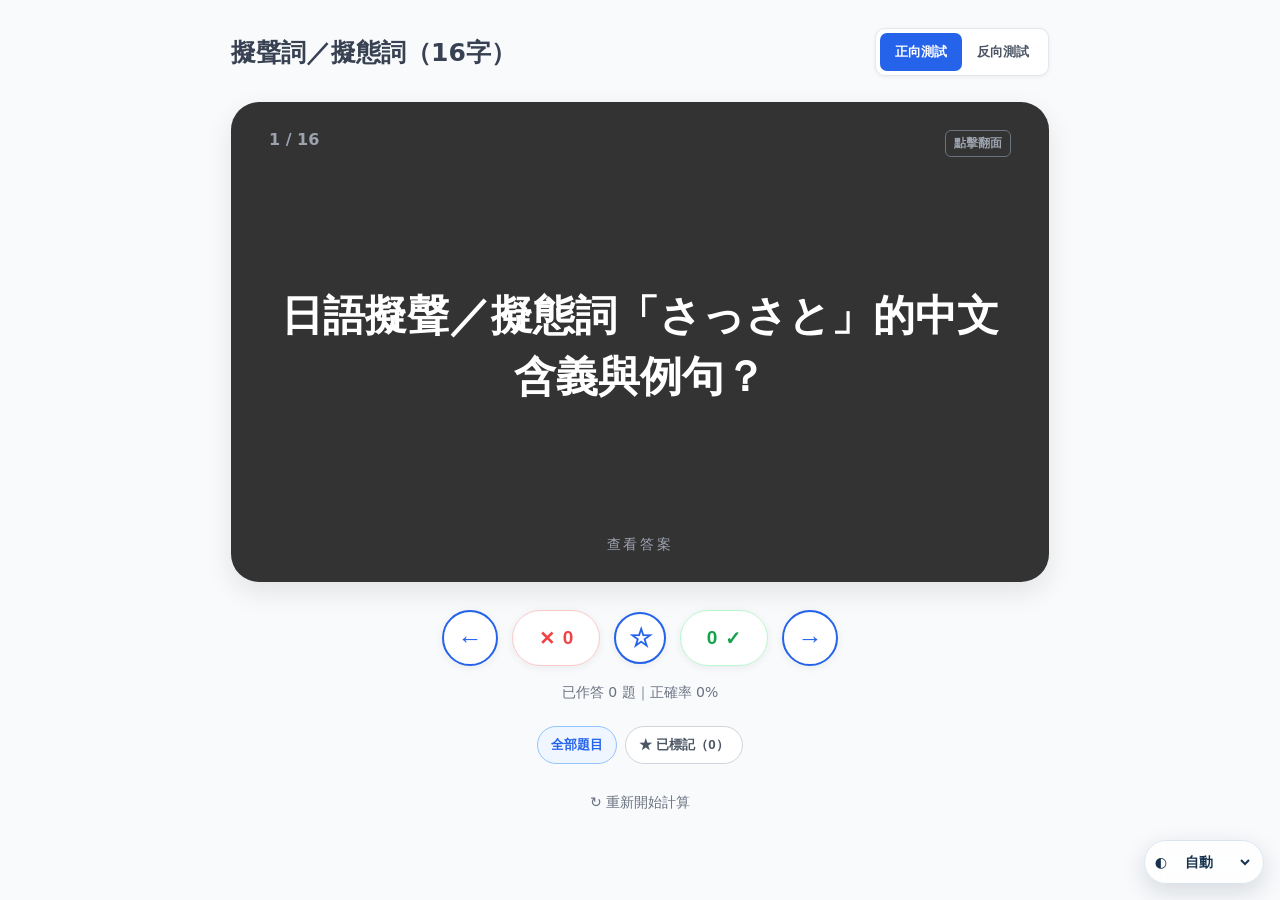
<file: japanese_flashcard2.html>
<!DOCTYPE html>
<html lang="zh-HK">
<head>
<meta charset="UTF-8">
<meta name="viewport" content="width=device-width, initial-scale=1.0">
<title>日語擬聲詞／擬態詞 Flashcards</title>
<style>
:root {
  --blue:#2563eb; --bg:#f8fafc; --text:#1f2937;
  --red:#ef4444; --green:#16a34a;
}
*{box-sizing:border-box}
body{margin:0;font-family:system-ui,-apple-system,"Segoe UI","Noto Sans TC","Noto Sans JP",sans-serif;background:var(--bg);color:var(--text)}
.app{min-height:100vh;padding:28px 16px 40px;max-width:850px;margin:auto}
.top{display:flex;justify-content:space-between;align-items:center;gap:16px;flex-wrap:wrap;margin-bottom:26px}
h1{font-size:25px;margin:0;color:#374151}
.mode{display:flex;background:white;padding:4px;border:1px solid #e5e7eb;border-radius:10px;box-shadow:0 1px 4px #00000010}
.mode button{border:0;background:transparent;padding:10px 15px;border-radius:7px;font-weight:700;color:#4b5563;cursor:pointer}
.mode button.active{background:var(--blue);color:white}
.card{min-height:480px;border-radius:28px;box-shadow:0 10px 28px #00000018;cursor:pointer;position:relative;overflow:hidden;transition:.2s}
.card.front{background:#333;color:white}
.card.back{background:white;border:1px solid #e5e7eb}
.card-inner{min-height:480px;padding:28px 38px;display:flex;flex-direction:column}
.meta{display:flex;justify-content:space-between;color:#9ca3af;font-weight:600}
.badge{font-size:12px;border:1px solid #6b7280;border-radius:6px;padding:4px 8px}
.answer-badge{background:#eff6ff;color:var(--blue);border-color:#bfdbfe;border-radius:999px}
.center{flex:1;display:flex;align-items:center;justify-content:center;text-align:center}
.question{font-size:clamp(26px,4vw,42px);line-height:1.45;font-weight:700}
.hint{text-align:center;color:#9ca3af;letter-spacing:.18em;font-size:14px}
.answer{width:100%;max-width:610px;text-align:left}
.label{display:block;color:#6b7280;font-size:17px;margin-bottom:7px}
.meaning{font-size:clamp(24px,3.2vw,34px);font-weight:750;line-height:1.35;margin-bottom:25px}
.word{font-size:clamp(44px,7vw,68px);font-weight:800;color:var(--blue);text-align:center;letter-spacing:.08em;margin-bottom:28px}
.example{background:#eff6ff;border:1px solid #dbeafe;border-radius:15px;padding:20px}
.example-title{color:#3b82f6;font-size:13px;font-weight:800;letter-spacing:.18em;margin-bottom:10px}
.jp{font-size:20px;line-height:1.55;margin-bottom:7px}
.zh{font-size:17px;color:#4b5563;line-height:1.5}
.controls{display:grid;grid-template-columns:56px minmax(64px,88px) 52px minmax(64px,88px) 56px;justify-content:center;align-items:center;gap:14px;margin-top:28px}
.btn{border:0;background:white;cursor:pointer;box-shadow:0 2px 8px #00000010;font-weight:800}
.circle{width:56px;height:56px;border-radius:50%;border:2px solid var(--blue);color:var(--blue);font-size:25px}
.score{height:56px;min-width:88px;border-radius:999px;font-size:19px;display:flex;align-items:center;justify-content:center;gap:8px}
.bad{border:1px solid #fecaca;color:var(--red)}
.good{border:1px solid #bbf7d0;color:var(--green)}
.mark-btn{width:52px;height:52px;border-radius:50%;border:2px solid var(--blue);color:var(--blue);font-size:26px;background:white}.mark-btn.active{background:#fff7d6;border-color:#e5b84b;color:#b7791f}.mark-btn:focus-visible{outline:3px solid #93c5fd;outline-offset:3px}.review-panel{margin-top:20px;text-align:center}.review-btn{border:1px solid #d1d5db;background:#fff;color:#4b5563;padding:9px 13px;border-radius:999px;font-weight:700;cursor:pointer;margin:4px}.review-btn.active{background:#eff6ff;color:#2563eb;border-color:#93c5fd}.review-btn.marked.active{background:#fff7d6;color:#9a6700;border-color:#e5b84b}.review-note{color:#6b7280;font-size:13px;margin-top:8px}
.reset{display:block;margin:25px auto 0;border:0;background:transparent;color:#6b7280;cursor:pointer;font-size:14px}
.progress{margin-top:18px;text-align:center;color:#6b7280;font-size:14px}
@media(max-width:600px){
  .app{padding:18px 12px 30px}
  .card,.card-inner{min-height:430px}
  .card-inner{padding:23px 21px}
  .controls{gap:6px;grid-template-columns:52px minmax(58px,1fr) 48px minmax(58px,1fr) 52px}
  .controls button{min-width:0}.score{width:100%;font-size:17px}.mark-btn{width:48px;height:48px}
}
</style>
<script src="theme.js"></script></head>
<body>
<div class="app">
  <div class="top">
    <h1>擬聲詞／擬態詞（16字）</h1>
    <div class="mode">
      <button id="forwardBtn" class="active">正向測試</button>
      <button id="reverseBtn">反向測試</button>
    </div>
  </div>

  <div id="card" class="card front" role="button" tabindex="0" aria-label="點擊翻面">
    <div class="card-inner">
      <div class="meta">
        <span id="counter"></span>
        <span id="sideBadge" class="badge">點擊翻面</span>
      </div>
      <div id="content" class="center"></div>
      <div id="hint" class="hint">查看答案</div>
    </div>
  </div>

  <div class="controls">
    <button class="btn circle" id="prevBtn" title="上一題">←</button>
    <button class="btn score bad" id="wrongBtn">✕ <span id="wrongCount">0</span></button>
    <button class="btn mark-btn" id="markBtn" data-no-swipe aria-label="標記題目" aria-pressed="false">☆</button>
    <button class="btn score good" id="correctBtn"><span id="correctCount">0</span> ✓</button>
    <button class="btn circle" id="nextBtn" title="下一題">→</button>
  </div>
  <div class="progress" id="progressText"></div>
  <div class="review-panel"><button id="reviewAllBtn" class="review-btn active">全部題目</button><button id="reviewMarkedBtn" class="review-btn marked">★ 已標記（0）</button><div id="reviewNote" class="review-note"></div></div>
  <button class="reset" id="resetBtn">↻ 重新開始計算</button>
</div>

<script>
const vocabList = [{"word": "さっさと", "meaning": "趕快、乾脆地（不拖泥帶水）", "jp": "佐藤さんは毎日5時になると、さっさと帰る。", "zh": "佐藤先生每天一到五點，就趕快回家。"}, {"word": "さっと", "meaning": "一下子（動作的瞬間之快）", "jp": "猫がさっと逃げた。", "zh": "貓一下子就逃跑了。"}, {"word": "こつこつ", "meaning": "持續努力、孜孜不倦", "jp": "彼女は毎日こつこつ勉強している。", "zh": "她每天孜孜不倦地學習。"}, {"word": "てきぱき", "meaning": "俐落乾脆（有條理且有效）", "jp": "てきぱきやったので、仕事が早く終わった。", "zh": "因為俐落乾脆地做，工作很快就結束了。"}, {"word": "ざっと", "meaning": "粗略地、大概／隨便掃一下", "jp": "朝、新聞をざっと読んだ。", "zh": "早上，粗略地看了一下報紙。"}, {"word": "こっそり", "meaning": "偷偷地、秘密地", "jp": "テストのとき、となりの子の答えをこっそり見た。", "zh": "考試時，偷偷看了旁邊同學的答案。"}, {"word": "そっと", "meaning": "輕輕地、靜靜地、悄悄地", "jp": "子どもが寝ているので、そっと部屋を出た。", "zh": "因為孩子在睡覺，所以靜靜地離開了房間。"}, {"word": "うっかり", "meaning": "一時大意、不小心", "jp": "うっかり宿題を忘れてしまった。", "zh": "不小心忘記了作業。"}, {"word": "どんどん", "meaning": "不停地／一個接一個／快速持續變化", "jp": "お酒はたくさんありますから、どんどん飲んでください。", "zh": "酒還有很多，請不停地喝。"}, {"word": "ぐんぐん", "meaning": "有力地快速成長（身高／植物／能力）", "jp": "この2、3年で、孫の背がぐんぐん伸びた。", "zh": "這兩三年，孫子的身高快速長高了。"}, {"word": "めきめき", "meaning": "顯著地／明顯地進步（技術、病情）", "jp": "林さんのピアノの腕はめきめき上がった。", "zh": "林先生的鋼琴技巧明顯進步了。"}, {"word": "だんだん", "meaning": "漸漸／慢慢地（天氣、感覺、理解）", "jp": "9月になって、だんだん涼しくなってきた。", "zh": "到了九月，天氣漸漸變涼了。"}, {"word": "ばらばら", "meaning": "散亂的、分散的、不一致的", "jp": "卒業のあと、クラスメートはばらばらになった。", "zh": "畢業之後，同學們就分散了。"}, {"word": "めちゃくちゃ", "meaning": "亂七八糟、不堪、毫無道理", "jp": "彼の話はめちゃくちゃで、よくわからない。", "zh": "他的話毫無道理，完全聽不懂。"}, {"word": "ごちゃごちゃ", "meaning": "雜亂無章、堆滿雜物", "jp": "机の上に、いろいろなものがごちゃごちゃ置いてある。", "zh": "桌子上雜亂地放著各種東西。"}, {"word": "くしゃくしゃ", "meaning": "皺巴巴的、揉成的", "jp": "ポケットからくしゃくしゃな千円札が出てきた。", "zh": "從口袋裡掏出了皺巴巴的一千日圓鈔票。"}];
let currentIndex = 0;
let isFlipped = false;
let mode = "forward";
let correctCount = 0;
let incorrectCount = 0;
let marked = {};
let reviewFilter = "all";
let retainedMarkedIndex = null;
const STORAGE_KEY = "jp_flashcard2_v2";

try { const saved=JSON.parse(localStorage.getItem(STORAGE_KEY)||"{}");correctCount=saved.correctCount||0;incorrectCount=saved.incorrectCount||0;marked=saved.marked||{};reviewFilter=saved.reviewFilter||"all";currentIndex=Number.isInteger(saved.currentIndex)?saved.currentIndex:0;mode=saved.mode||mode } catch(_) {}

const el = id => document.getElementById(id);

function render() {
  const visible=visibleIndices();if(!visible.length)currentIndex=0;else if(currentIndex<0||currentIndex>=visible.length)currentIndex=0;const sourceIndex=visible.length?visible[currentIndex]:0;
  const item = vocabList[sourceIndex];
  el("counter").textContent = visible.length?`${currentIndex + 1} / ${visible.length}`:`0 / 0`;
  el("correctCount").textContent = correctCount;
  el("wrongCount").textContent = incorrectCount;
  el("progressText").textContent = `已作答 ${correctCount + incorrectCount} 題｜正確率 ${correctCount + incorrectCount ? Math.round(correctCount/(correctCount+incorrectCount)*100) : 0}%`;
  const isMarked=visible.length&&!!marked[sourceIndex];el("markBtn").textContent=isMarked?"★":"☆";el("markBtn").classList.toggle("active",isMarked);el("markBtn").setAttribute("aria-pressed",String(!!isMarked));el("reviewAllBtn").classList.toggle("active",reviewFilter==="all");el("reviewMarkedBtn").classList.toggle("active",reviewFilter==="marked");el("reviewMarkedBtn").textContent=`★ 已標記（${Object.values(marked).filter(Boolean).length}）`;el("reviewNote").textContent=visible.length?"":"暫時沒有已標記題目。";

  const card = el("card");
  const content = el("content");
  const badge = el("sideBadge");
  const hint = el("hint");

  card.className = "card " + (isFlipped ? "back" : "front");
  badge.textContent = isFlipped ? "解答" : "點擊翻面";
  badge.className = "badge" + (isFlipped ? " answer-badge" : "");
  hint.style.display = isFlipped ? "none" : "block";

  if (!visible.length) { content.innerHTML='<p class="question">暫時沒有已標記題目。</p>';hint.style.display="none";localStorage.setItem(STORAGE_KEY,JSON.stringify({currentIndex,mode,correctCount,incorrectCount,marked,reviewFilter}));return; }

  if (!isFlipped) {
    const q = mode === "forward"
      ? `日語擬聲／擬態詞「${item.word}」的中文含義與例句？`
      : `中文含義為「${item.meaning.split("（")[0].trim()}」的日語擬聲／擬態詞與例句？`;
    content.innerHTML = `<p class="question">${escapeHtml(q)}</p>`;
  } else {
    if (mode === "forward") {
      content.innerHTML = `
        <div class="answer">
          <span class="label">意思</span>
          <div class="meaning">${escapeHtml(item.meaning)}</div>
          <div class="example">
            <div class="example-title">例文</div>
            <div class="jp">${escapeHtml(item.jp)}</div>
            <div class="zh">${escapeHtml(item.zh)}</div>
          </div>
        </div>`;
    } else {
      content.innerHTML = `
        <div class="answer">
          <span class="label" style="text-align:center">擬聲／擬態詞</span>
          <div class="word">${escapeHtml(item.word)}</div>
          <div class="example">
            <div class="example-title">例文</div>
            <div class="jp">${escapeHtml(item.jp)}</div>
            <div class="zh">${escapeHtml(item.zh)}</div>
          </div>
        </div>`;
    }
  }
  localStorage.setItem(STORAGE_KEY,JSON.stringify({currentIndex,mode,correctCount,incorrectCount,marked,reviewFilter}));
}

function escapeHtml(s) {
  return s.replace(/[&<>"']/g, c => ({'&':'&amp;','<':'&lt;','>':'&gt;','"':'&quot;',"'":'&#39;'}[c]));
}
function visibleIndices(){let list=vocabList.map((_,i)=>i);if(reviewFilter==="marked"){list=list.filter(i=>marked[i]);if(retainedMarkedIndex!=null&&!list.includes(retainedMarkedIndex))list.splice(Math.min(currentIndex,list.length),0,retainedMarkedIndex)}return list}
function next() { retainedMarkedIndex=null;const list=visibleIndices();isFlipped=false;if(list.length)currentIndex=(currentIndex+1)%list.length;render(); }
function prev() { retainedMarkedIndex=null;const list=visibleIndices();isFlipped=false;if(list.length)currentIndex=(currentIndex-1+list.length)%list.length;render(); }

el("card").addEventListener("click", () => {isFlipped=!isFlipped; render();});
el("card").addEventListener("keydown", e => {if(e.key==="Enter"||e.key===" "){e.preventDefault();isFlipped=!isFlipped;render();}});
el("nextBtn").onclick = next;
el("prevBtn").onclick = prev;
el("markBtn").onclick=()=>{const list=visibleIndices();if(!list.length)return;const idx=list[currentIndex];marked[idx]=!marked[idx];retainedMarkedIndex=reviewFilter==="marked"&&!marked[idx]?idx:null;render()};
setupFlashcardSwipe({element:el("card"),onSwipeLeft:next,onSwipeRight:prev});
el("correctBtn").onclick = () => {correctCount++; next();};
el("wrongBtn").onclick = () => {incorrectCount++; next();};
el("resetBtn").onclick = () => {correctCount=0;incorrectCount=0;currentIndex=0;retainedMarkedIndex=null;isFlipped=false;render();};
el("forwardBtn").onclick = () => {mode="forward";isFlipped=false;el("forwardBtn").classList.add("active");el("reverseBtn").classList.remove("active");render();};
el("reverseBtn").onclick = () => {mode="reverse";isFlipped=false;el("reverseBtn").classList.add("active");el("forwardBtn").classList.remove("active");render();};
el("reviewAllBtn").onclick=()=>{reviewFilter="all";retainedMarkedIndex=null;currentIndex=0;isFlipped=false;render()};el("reviewMarkedBtn").onclick=()=>{reviewFilter="marked";retainedMarkedIndex=null;currentIndex=0;isFlipped=false;render()};
document.addEventListener("keydown", e => {
  if(e.key==="ArrowRight") next();
  if(e.key==="ArrowLeft") prev();
  if(e.key==="f"||e.key==="F") {isFlipped=!isFlipped;render();}
});
render();
</script>
</body>
</html>
</file>
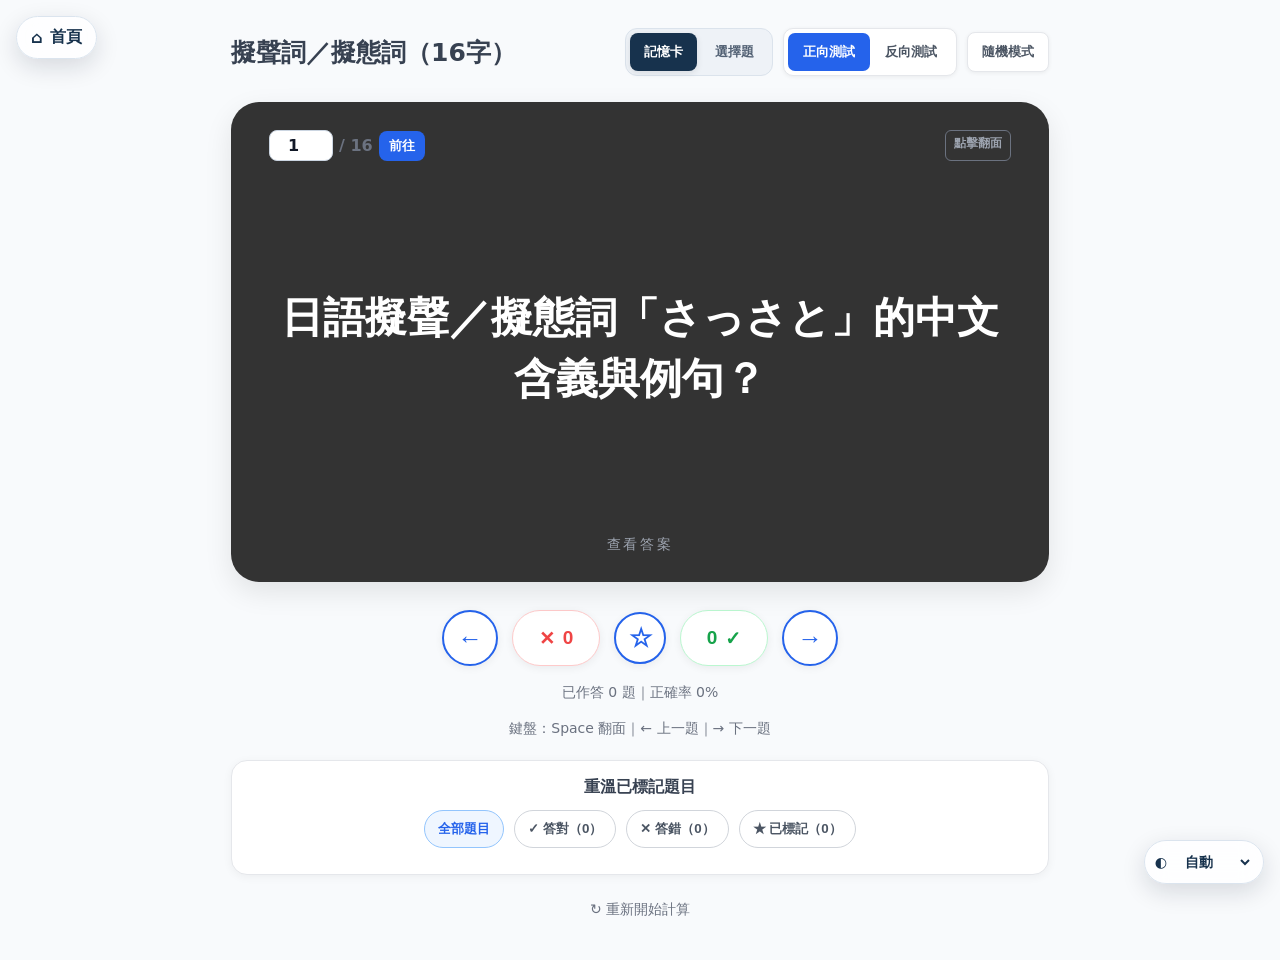
<file: japanese_flashcards_16.html>
<!DOCTYPE html>
<html lang="zh-HK">
<head>
<meta charset="UTF-8">
<meta name="viewport" content="width=device-width, initial-scale=1.0">
<meta name="theme-color" content="#17324d">
<meta name="apple-mobile-web-app-capable" content="yes">
<meta name="apple-mobile-web-app-status-bar-style" content="default">
<meta name="apple-mobile-web-app-title" content="JP Study">
<link rel="apple-touch-icon" sizes="180x180" href="apple-touch-icon.png">
<link rel="icon" type="image/svg+xml" href="favicon.svg">
<link rel="manifest" href="manifest.webmanifest">
<title>日語擬聲詞／擬態詞 Flashcards</title>
<style>
:root {
  --blue:#2563eb; --bg:#f8fafc; --text:#1f2937;
  --red:#ef4444; --green:#16a34a;
}
*{box-sizing:border-box}
body{margin:0;font-family:system-ui,-apple-system,"Segoe UI","Noto Sans TC","Noto Sans JP",sans-serif;background:var(--bg);color:var(--text)}
.app{min-height:100vh;padding:28px 16px 40px;max-width:850px;margin:auto}
.top{display:flex;justify-content:space-between;align-items:center;gap:16px;flex-wrap:wrap;margin-bottom:26px}
h1{font-size:25px;margin:0;color:#374151}
.toolbar{display:flex;gap:10px;flex-wrap:wrap;align-items:center}
.mode{display:flex;background:white;padding:4px;border:1px solid #e5e7eb;border-radius:10px;box-shadow:0 1px 4px #00000010}
.mode button{border:0;background:transparent;padding:10px 15px;border-radius:7px;font-weight:700;color:#4b5563;cursor:pointer}
.mode button.active{background:var(--blue);color:white}
.small-btn{border:1px solid #e5e7eb;background:white;padding:10px 14px;border-radius:8px;font-weight:700;color:#4b5563;cursor:pointer;box-shadow:0 1px 4px #00000010}
.small-btn.active{background:#ede9fe;color:#7c3aed;border-color:#c4b5fd}
.card{min-height:480px;border-radius:28px;box-shadow:0 10px 28px #00000018;cursor:pointer;position:relative;overflow:hidden;transition:.2s}
.card.front{background:#333;color:white}
.card.back{background:white;border:1px solid #e5e7eb}
.card-inner{min-height:480px;padding:28px 38px;display:flex;flex-direction:column}

.jump-box{display:flex;align-items:center;gap:6px;color:#6b7280;font-weight:700}
.jump-input{width:64px;padding:5px 7px;border:1px solid #cbd5e1;border-radius:8px;text-align:center;font:inherit;background:white;color:#111827}
.jump-input:focus{outline:2px solid #93c5fd;border-color:#2563eb}
.jump-go{border:0;background:#2563eb;color:white;border-radius:8px;padding:6px 10px;font-weight:800;cursor:pointer}
.jump-go:hover{background:#1d4ed8}

.meta{display:flex;justify-content:space-between;color:#9ca3af;font-weight:600}
.badge{font-size:12px;border:1px solid #6b7280;border-radius:6px;padding:4px 8px}
.answer-badge{background:#eff6ff;color:var(--blue);border-color:#bfdbfe;border-radius:999px}
.center{flex:1;display:flex;align-items:center;justify-content:center;text-align:center}
.question{font-size:clamp(26px,4vw,42px);line-height:1.45;font-weight:700}
.hint{text-align:center;color:#9ca3af;letter-spacing:.18em;font-size:14px}
.answer{width:100%;max-width:610px;text-align:left}
.label{display:block;color:#6b7280;font-size:17px;margin-bottom:7px}
.meaning{font-size:clamp(24px,3.2vw,34px);font-weight:750;line-height:1.35;margin-bottom:25px}
.word{font-size:clamp(44px,7vw,68px);font-weight:800;color:var(--blue);text-align:center;letter-spacing:.08em;margin-bottom:28px}
.example{background:#eff6ff;border:1px solid #dbeafe;border-radius:15px;padding:20px}
.example-title{color:#3b82f6;font-size:13px;font-weight:800;letter-spacing:.18em;margin-bottom:10px}
.jp{font-size:20px;line-height:1.55;margin-bottom:7px}
.zh{font-size:17px;color:#4b5563;line-height:1.5}
.controls{display:grid;grid-template-columns:56px minmax(64px,88px) 52px minmax(64px,88px) 56px;justify-content:center;align-items:center;gap:14px;margin-top:28px}
.btn{border:0;background:white;cursor:pointer;box-shadow:0 2px 8px #00000010;font-weight:800}
.circle{width:56px;height:56px;border-radius:50%;border:2px solid var(--blue);color:var(--blue);font-size:25px}
.score{height:56px;min-width:88px;border-radius:999px;font-size:19px;display:flex;align-items:center;justify-content:center;gap:8px}
.bad{border:1px solid #fecaca;color:var(--red)}
.good{border:1px solid #bbf7d0;color:var(--green)}
.mark-btn{width:52px;height:52px;border-radius:50%;border:2px solid var(--blue);color:var(--blue);font-size:26px;line-height:1;background:white}.mark-btn.active{background:#fff7d6;border-color:#e5b84b;color:#b7791f}.mark-btn:focus-visible{outline:3px solid #93c5fd;outline-offset:3px}

.review-panel{margin-top:22px;background:white;border:1px solid #e5e7eb;border-radius:16px;padding:16px;box-shadow:0 2px 10px #0000000d}
.review-title{font-weight:800;color:#374151;margin-bottom:12px;text-align:center}
.review-actions{display:flex;justify-content:center;gap:10px;flex-wrap:wrap}
.review-btn{border:1px solid #d1d5db;background:white;color:#4b5563;padding:9px 13px;border-radius:999px;font-weight:700;cursor:pointer}
.review-btn.active{background:#eff6ff;color:#2563eb;border-color:#93c5fd}
.review-btn.correct.active{background:#f0fdf4;color:#15803d;border-color:#86efac}
.review-btn.incorrect.active{background:#fef2f2;color:#dc2626;border-color:#fca5a5}
.review-btn.marked.active{background:#fff7d6;color:#9a6700;border-color:#e5b84b}
.review-note{text-align:center;color:#6b7280;font-size:13px;margin-top:10px}

.reset{display:block;margin:25px auto 0;border:0;background:transparent;color:#6b7280;cursor:pointer;font-size:14px}
.progress{margin-top:18px;text-align:center;color:#6b7280;font-size:14px}
@media(max-width:600px){
  .app{padding:18px 12px 30px}
  .card,.card-inner{min-height:430px}
  .card-inner{padding:23px 21px}
  .controls{gap:6px;grid-template-columns:52px minmax(58px,1fr) 48px minmax(58px,1fr) 52px}
  .controls button{min-width:0}.score{width:100%;font-size:17px}.mark-btn{width:48px;height:48px}
}

.home-fab{position:fixed;top:16px;left:16px;z-index:999;display:inline-flex;align-items:center;gap:8px;padding:10px 14px;border-radius:999px;background:rgba(255,255,255,.94);color:#17324d;border:1px solid #dbe4ee;text-decoration:none;font-weight:800;box-shadow:0 8px 24px rgba(15,23,42,.14);backdrop-filter:blur(10px);transition:.18s}
.home-fab:hover{transform:translateY(-2px);box-shadow:0 12px 28px rgba(15,23,42,.2)}
@media(max-width:600px){.home-fab{top:10px;left:10px;padding:9px 12px;font-size:14px}.app{padding-top:64px!important}}

/* Multiple-choice extension */
.module-nav{display:flex;background:#eef2f7;padding:4px;border:1px solid #dbe3ec;border-radius:12px;gap:4px}
.module-nav button{border:0;background:transparent;padding:10px 14px;border-radius:8px;font-weight:800;color:#526174;cursor:pointer;white-space:nowrap}
.module-nav button.active{background:#17324d;color:#fff;box-shadow:0 2px 7px #00000018}
.quiz-panel{display:none;margin-top:6px}
.quiz-panel.active{display:block}
.quiz-head{background:#fff;border:1px solid #e2e8f0;border-radius:20px;padding:20px;margin-bottom:18px;box-shadow:0 3px 14px #0000000c}
.quiz-head h2{margin:0 0 8px;color:#334155;font-size:25px}
.quiz-help{margin:0;color:#64748b;line-height:1.65}
.quiz-mode-row{display:flex;align-items:center;gap:10px;flex-wrap:wrap;margin-top:16px}.quiz-style-toggle{display:flex;gap:6px;width:max-content;max-width:100%;padding:4px;border:1px solid #dbe3ec;border-radius:11px;background:#eef2f7}.quiz-style-toggle button{min-height:44px;border:0;border-radius:8px;padding:9px 15px;background:transparent;color:#526174;font-weight:800;cursor:pointer}.quiz-style-toggle button.active{background:#2563eb;color:#fff}.instant-random-btn.active{background:#6d28d9;color:#fff;border-color:#8b5cf6}
.lesson-tabs{display:flex;gap:9px;overflow-x:auto;padding:4px 1px 10px;margin-top:16px;scrollbar-width:thin}
.lesson-tab{flex:0 0 auto;border:1px solid #cbd5e1;background:#fff;color:#475569;border-radius:999px;padding:9px 15px;font-weight:800;cursor:pointer}
.lesson-tab.active{background:#2563eb;color:#fff;border-color:#2563eb}
.marked-quiz-tab.active{background:#8a6400;color:#fff;border-color:#d6a72f;box-shadow:0 0 0 2px rgba(214,167,47,.2)}
.incorrect-quiz-tab.active{background:#b42332;color:#fff;border-color:#ef6674;box-shadow:0 0 0 2px rgba(239,102,116,.18)}
.quiz-stats{display:flex;justify-content:space-between;align-items:center;gap:12px;flex-wrap:wrap;margin-top:8px;color:#64748b;font-weight:700}
.quiz-navigator{display:grid;grid-template-columns:auto minmax(140px,1fr);align-items:center;gap:12px;margin-top:12px;padding-top:12px;border-top:1px solid #e2e8f0}.quiz-jump-controls{display:flex;align-items:center;gap:7px;color:#64748b;font-size:14px;font-weight:750}.quiz-jump-controls label{white-space:nowrap}.quiz-jump-input{width:66px;min-height:42px;padding:8px;border:1px solid #cbd5e1;border-radius:9px;background:#fff;color:#334155;font:inherit;font-weight:800;text-align:center}.quiz-jump-go{min-height:42px;padding:8px 12px;border:1px solid #cbd5e1;border-radius:9px;background:#fff;color:#475569;font-weight:800;cursor:pointer}.quiz-jump-range{width:100%;height:34px;accent-color:#2563eb;cursor:pointer}.quiz-jump-input:focus-visible,.quiz-jump-go:focus-visible,.quiz-jump-range:focus-visible{outline:3px solid #93c5fd;outline-offset:2px}
.quiz-list{display:grid;gap:14px}
.quiz-question{background:#fff;border:1px solid #e2e8f0;border-radius:19px;padding:18px 20px;box-shadow:0 2px 10px #0000000a;transition:.18s}
.quiz-question.correct{border-color:#86efac;background:#f0fdf4}
.quiz-question.incorrect{border-color:#fca5a5;background:#fff7f7}
.q-meta{font-size:13px;color:#64748b;font-weight:800;margin-bottom:9px}
.q-text{font-size:19px;line-height:1.85;color:#1f2937;white-space:pre-wrap}
.answer-slot{display:inline-flex;align-items:center;justify-content:center;min-width:132px;min-height:44px;margin:3px 5px;padding:7px 15px;border:2px dashed #94a3b8;border-radius:12px;background:#f8fafc;color:#475569;font:inherit;font-weight:800;cursor:pointer;vertical-align:middle}
.answer-slot.filled{border-style:solid;border-color:#60a5fa;background:#eff6ff;color:#1d4ed8}
.answer-slot:focus-visible{outline:3px solid #93c5fd;outline-offset:2px}
.q-feedback{display:none;margin-top:10px;font-size:14px;font-weight:800}
.quiz-question.correct .q-feedback,.quiz-question.incorrect .q-feedback{display:block}
.quiz-question.correct .q-feedback{color:#15803d}
.quiz-question.incorrect .q-feedback{color:#dc2626}
.quiz-actions{display:flex;gap:10px;justify-content:center;flex-wrap:wrap;margin:22px 0}
.quiz-action{border:1px solid #cbd5e1;background:#fff;color:#475569;padding:11px 18px;border-radius:11px;font-weight:800;cursor:pointer}
.quiz-action.primary{background:#2563eb;color:#fff;border-color:#2563eb}
.quiz-action.danger{color:#b91c1c;border-color:#fecaca;background:#fff7f7}
.instant-card{background:#fff;border:1px solid #e2e8f0;border-radius:24px;padding:24px;box-shadow:0 8px 24px #00000010}.instant-head{display:flex;justify-content:space-between;gap:12px;color:#64748b;font-weight:800;margin-bottom:20px}.instant-question{font-size:clamp(20px,3vw,28px);line-height:1.75;color:#1f2937;text-align:center;white-space:pre-wrap;padding:22px 10px}.instant-blank{display:inline-block;min-width:110px;padding:4px 12px;border-bottom:3px solid #60a5fa;color:#1d4ed8;font-weight:900}.instant-choices{display:grid;grid-template-columns:repeat(2,minmax(0,1fr));gap:12px}.instant-choice{min-height:58px;border:1px solid #cbd5e1;border-radius:14px;background:#fff;color:#334155;padding:12px;font-size:18px;font-weight:800;cursor:pointer}.instant-choice:disabled{opacity:1;cursor:default}.instant-choice.correct{background:#dcfce7;color:#166534;border-color:#4ade80}.instant-choice.wrong{background:#fee2e2;color:#991b1b;border-color:#f87171}.instant-feedback{display:none;margin-top:18px;padding:17px;border-radius:15px;line-height:1.65}.instant-feedback.show{display:flex;flex-direction:column;gap:4px}.instant-feedback.correct{background:#ecfdf5;color:#166534;border:1px solid #86efac}.instant-feedback.wrong{background:#fff1f2;color:#9f1239;border:1px solid #fda4af}.instant-explanation{margin-top:12px;padding-top:12px;border-top:1px solid currentColor;line-height:1.75}.question-translation{margin-top:10px;padding:12px 14px;border-radius:12px;background:#eff6ff;color:#1e3a5f}.instant-nav{display:grid;grid-template-columns:1fr auto auto 1fr;align-items:center;gap:10px;margin-top:18px}.instant-nav button{min-width:0}.instant-nav button:last-child{justify-self:stretch}.instant-mark-btn{flex:0 0 auto}
.choice-modal{position:fixed;inset:0;display:none;align-items:center;justify-content:center;padding:18px;background:rgba(2,8,23,.68);z-index:3000}
.choice-modal.open{display:flex}
.choice-dialog{width:min(900px,100%);max-height:86vh;overflow:auto;background:#17324d;color:#fff;border:1px solid #53708f;border-radius:24px;padding:25px;box-shadow:0 24px 80px rgba(0,0,0,.42)}
.choice-dialog h3{font-size:27px;margin:0 0 20px}
.choice-grid{display:grid;grid-template-columns:repeat(4,minmax(0,1fr));gap:13px}
.choice-btn{min-height:64px;border:1px solid #6385a7;background:#23415f;color:#fff;border-radius:15px;padding:12px;font-size:18px;font-weight:800;cursor:pointer}
.choice-btn:hover,.choice-btn:focus-visible{background:#315a7f;outline:none;box-shadow:0 0 0 3px #93c5fd}
.choice-footer{display:grid;grid-template-columns:1fr 1fr;gap:13px;border-top:1px solid #3c5873;margin-top:21px;padding-top:20px}
.choice-clear,.choice-cancel{min-height:58px;border-radius:14px;padding:12px;font-size:17px;font-weight:800;cursor:pointer}
.choice-clear{background:#5d1f2f;color:#fff;border:1px solid #b6425c}
.choice-cancel{background:#23344c;color:#fff;border:1px solid #52657c}
html[data-theme="dark"] .module-nav,html[data-theme="dark"] .quiz-head,html[data-theme="dark"] .quiz-question{background:#111c2e;color:#e5edf7;border-color:#334155;box-shadow:none}
html[data-theme="dark"] .quiz-head h2,html[data-theme="dark"] .q-text{color:#f1f5f9}
html[data-theme="dark"] .quiz-help,html[data-theme="dark"] .quiz-stats,html[data-theme="dark"] .q-meta{color:#a9b8ca}
html[data-theme="dark"] .lesson-tab,html[data-theme="dark"] .quiz-action,html[data-theme="dark"] .answer-slot{background:#17243a;color:#dce7f3;border-color:#475569}
html[data-theme="dark"] .lesson-tab.active{background:#2563eb!important;color:#fff!important;border-color:#60a5fa!important;box-shadow:0 0 0 2px rgba(96,165,250,.22)}
html[data-theme="dark"] .marked-quiz-tab.active{background:#6b4f12!important;color:#fde68a!important;border-color:#d6a72f!important;box-shadow:0 0 0 2px rgba(214,167,47,.2)!important}
html[data-theme="dark"] .incorrect-quiz-tab.active{background:#651f2b!important;color:#fecdd3!important;border-color:#e05265!important;box-shadow:0 0 0 2px rgba(224,82,101,.2)!important}
html[data-theme="dark"] .quiz-navigator{border-top-color:#334155}html[data-theme="dark"] .quiz-jump-input,html[data-theme="dark"] .quiz-jump-go{background:#17243a;color:#dce7f3;border-color:#475569}
html[data-theme="dark"] .answer-slot.filled{background:#172d50;color:#bfdbfe;border-color:#60a5fa}
html[data-theme="dark"] .quiz-question.correct{background:#12382d;border-color:#237a5c}
html[data-theme="dark"] .quiz-question.incorrect{background:#451d28;border-color:#9f3b50}
html[data-theme="dark"] .quiz-question.correct .q-feedback{color:#a7f3d0}
html[data-theme="dark"] .quiz-question.incorrect .q-feedback{color:#fecdd3}
html[data-theme="dark"] .quiz-style-toggle,html[data-theme="dark"] .instant-card{background:#111c2e;color:#e5edf7;border-color:#334155;box-shadow:none}html[data-theme="dark"] .quiz-style-toggle button{color:#cbd5e1}html[data-theme="dark"] .quiz-style-toggle button.active{background:#2563eb;color:#fff}html[data-theme="dark"] .instant-random-btn.active{background:#6d28d9;color:#fff;border-color:#a78bfa}html[data-theme="dark"] .instant-question{color:#f1f5f9}html[data-theme="dark"] .instant-choice{background:#17243a;color:#eef4fb;border-color:#475569}html[data-theme="dark"] .instant-choice.correct{background:#12382d;color:#a7f3d0;border-color:#237a5c}html[data-theme="dark"] .instant-choice.wrong{background:#451d28;color:#fecdd3;border-color:#9f3b50}html[data-theme="dark"] .instant-feedback.correct{background:#12382d;color:#a7f3d0;border-color:#237a5c}html[data-theme="dark"] .instant-feedback.wrong{background:#451d28;color:#fecdd3;border-color:#9f3b50}html[data-theme="dark"] .question-translation{background:#172d50;color:#dbeafe}
@media(max-width:760px){.choice-grid{grid-template-columns:1fr 1fr}.q-text{font-size:17px}.answer-slot{min-width:118px}.quiz-question{padding:16px}.toolbar,.module-nav{width:100%}.module-nav button{flex:1}}
@media(max-width:600px){.choice-modal{align-items:flex-end;padding:10px 8px 0}.choice-dialog{max-height:calc(100dvh - 18px);border-radius:22px 22px 0 0;padding-bottom:calc(18px + env(safe-area-inset-bottom))}}
@media(max-width:600px){.quiz-navigator{grid-template-columns:1fr;gap:4px}.quiz-jump-controls{display:grid;grid-template-columns:auto 62px auto 1fr;gap:5px}.quiz-jump-input{width:62px}.quiz-jump-go{padding:8px 9px}}
@media(max-width:430px){.choice-grid,.instant-choices{grid-template-columns:1fr}.choice-footer{grid-template-columns:1fr}.choice-dialog{padding:20px;padding-bottom:calc(18px + env(safe-area-inset-bottom))}.choice-dialog h3{font-size:23px}.instant-card{padding:18px 14px}.instant-nav{gap:6px}.instant-nav .quiz-action{padding:9px 5px;font-size:12px;white-space:nowrap}.instant-nav .instant-mark-btn{width:44px;height:44px;font-size:23px}.quiz-style-toggle{width:100%}.quiz-style-toggle button{flex:1}}

</style>
<script src="quiz_history.js"></script><script src="theme.js"></script><script src="furigana.js"></script></head>
<body>
<a class="home-fab" href="index.html" aria-label="返回首頁">⌂ <span>首頁</span></a>
<div class="app">
  <div class="top">
    <h1>擬聲詞／擬態詞（16字）</h1>
    <div class="toolbar">
      <div class="module-nav" aria-label="練習模式">
        <button id="flashcardModuleBtn" class="active" type="button">記憶卡</button>
        <button id="quizModuleBtn" type="button">選擇題</button>
      </div>
      <div class="mode" id="flashcardModeControl">
        <button id="forwardBtn" class="active">正向測試</button>
        <button id="reverseBtn">反向測試</button>
      </div>
      <button id="shuffleBtn" class="small-btn">隨機模式</button>
    </div>
  </div>

  <div id="card" class="card front" role="button" tabindex="0" aria-label="點擊翻面">
    <div class="card-inner">
      <div class="meta">
        <div class="jump-box">
          <input id="jumpInput" class="jump-input" type="number" min="1" inputmode="numeric" aria-label="跳到指定生字">
          <span>/ <span id="totalCount"></span></span>
          <button id="jumpGoBtn" class="jump-go" type="button">前往</button>
        </div>
        <span id="sideBadge" class="badge">點擊翻面</span>
      </div>
      <div id="content" class="center"></div>
      <div id="hint" class="hint">查看答案</div>
    </div>
  </div>

  <div class="controls">
    <button class="btn circle" id="prevBtn" title="上一題">←</button>
    <button class="btn score bad" id="wrongBtn">✕ <span id="wrongCount">0</span></button>
    <button class="btn mark-btn" id="markBtn" type="button" data-no-swipe aria-label="標記題目" aria-pressed="false">☆</button>
    <button class="btn score good" id="correctBtn"><span id="correctCount">0</span> ✓</button>
    <button class="btn circle" id="nextBtn" title="下一題">→</button>
  </div>
  <div class="progress" id="progressText"></div>
  <div class="progress">鍵盤：Space 翻面｜← 上一題｜→ 下一題</div>
  <div class="review-panel">
    <div class="review-title">重溫已標記題目</div>
    <div class="review-actions">
      <button id="reviewAllBtn" class="review-btn active">全部題目</button>
      <button id="reviewCorrectBtn" class="review-btn correct">✓ 答對</button>
      <button id="reviewIncorrectBtn" class="review-btn incorrect">✕ 答錯</button>
      <button id="reviewMarkedBtn" class="review-btn marked">★ 已標記</button>
    </div>
    <div id="reviewNote" class="review-note"></div>
  </div>
  <button class="reset" id="resetBtn">↻ 重新開始計算</button>

  <section id="quizPanel" class="quiz-panel" aria-label="擬聲詞擬態詞選擇題">
    <div class="quiz-head">
      <h2>擬聲詞／擬態詞・選擇題</h2>
      <p class="quiz-help">可選擇「整課練習」逐題填寫後一次檢查，或使用「即時答題」在選擇後立即查看答案和解釋。每個選項均來自本模組的 16 個擬聲詞／擬態詞。</p>
      <div class="quiz-mode-row">
        <div class="quiz-style-toggle" aria-label="選擇題作答方式">
          <button id="batchQuizBtn" class="active" type="button">整課練習</button>
          <button id="instantQuizBtn" type="button">即時答題</button>
        </div>
        <button id="instantRandomBtn" class="quiz-action instant-random-btn" type="button" aria-pressed="false">隨機次序：關</button>
      </div>
      <div class="lesson-tabs" id="lessonTabs">
        <button class="lesson-tab" data-lesson="all">全部混合</button>
        <button class="lesson-tab active" data-lesson="9">第9課</button>
        <button class="lesson-tab" data-lesson="10">第10課</button>
        <button class="lesson-tab" data-lesson="11">第11課</button>
        <button class="lesson-tab" data-lesson="12">第12課</button>
        <button id="markedQuizBtn" class="lesson-tab marked-quiz-tab" type="button">★ 已標記（0）</button>
        <button id="incorrectQuizBtn" class="lesson-tab incorrect-quiz-tab" type="button">✕ 答錯（0）</button>
      </div>
      <div class="quiz-stats"><span id="quizCount"></span><span id="quizResult"></span></div>
      <div class="quiz-navigator"><div class="quiz-jump-controls"><label for="quizJumpInput">跳至題目</label><input id="quizJumpInput" class="quiz-jump-input" type="number" min="1" inputmode="numeric" aria-label="輸入題目編號"><span>/ <span id="quizJumpTotal">0</span></span><button id="quizJumpGo" class="quiz-jump-go" type="button">前往</button></div><input id="quizJumpRange" class="quiz-jump-range" type="range" min="1" max="1" value="1" aria-label="拖動切換題目"></div>
    </div>
    <div id="quizList" class="quiz-list"></div>
    <div class="quiz-actions">
      <button id="checkQuizBtn" class="quiz-action primary" type="button">檢查全部答案</button>
      <button id="clearQuizBtn" class="quiz-action danger" type="button">重新練習本課</button>
    </div>
  </section>

  <div id="choiceModal" class="choice-modal" role="dialog" aria-modal="true" aria-labelledby="choiceTitle">
    <div class="choice-dialog">
      <h3 id="choiceTitle">選擇答案</h3>
      <div id="choiceGrid" class="choice-grid"></div>
      <div class="choice-footer">
        <button id="choiceClear" class="choice-clear" type="button">清除此答案</button>
        <button id="choiceCancel" class="choice-cancel" type="button">取消</button>
      </div>
    </div>
  </div>
</div>

<script>
const vocabList = [{"word": "さっさと", "meaning": "趕快、乾脆地（不拖泥帶水）", "jp": "佐藤さんは毎日5時になると、さっさと帰る。", "zh": "佐藤先生每天一到五點，就趕快回家。"}, {"word": "さっと", "meaning": "一下子（動作的瞬間之快）", "jp": "猫がさっと逃げた。", "zh": "貓一下子就逃跑了。"}, {"word": "こつこつ", "meaning": "持續努力、孜孜不倦", "jp": "彼女は毎日こつこつ勉強している。", "zh": "她每天孜孜不倦地學習。"}, {"word": "てきぱき", "meaning": "俐落乾脆（有條理且有效）", "jp": "てきぱきやったので、仕事が早く終わった。", "zh": "因為俐落乾脆地做，工作很快就結束了。"}, {"word": "ざっと", "meaning": "粗略地、大概／隨便掃一下", "jp": "朝、新聞をざっと読んだ。", "zh": "早上，粗略地看了一下報紙。"}, {"word": "こっそり", "meaning": "偷偷地、秘密地", "jp": "テストのとき、となりの子の答えをこっそり見た。", "zh": "考試時，偷偷看了旁邊同學的答案。"}, {"word": "そっと", "meaning": "輕輕地、靜靜地、悄悄地", "jp": "子どもが寝ているので、そっと部屋を出た。", "zh": "因為孩子在睡覺，所以靜靜地離開了房間。"}, {"word": "うっかり", "meaning": "一時大意、不小心", "jp": "うっかり宿題を忘れてしまった。", "zh": "不小心忘記了作業。"}, {"word": "どんどん", "meaning": "不停地／一個接一個／快速持續變化", "jp": "お酒はたくさんありますから、どんどん飲んでください。", "zh": "酒還有很多，請不停地喝。"}, {"word": "ぐんぐん", "meaning": "有力地快速成長（身高／植物／能力）", "jp": "この2、3年で、孫の背がぐんぐん伸びた。", "zh": "這兩三年，孫子的身高快速長高了。"}, {"word": "めきめき", "meaning": "顯著地／明顯地進步（技術、病情）", "jp": "林さんのピアノの腕はめきめき上がった。", "zh": "林先生的鋼琴技巧明顯進步了。"}, {"word": "だんだん", "meaning": "漸漸／慢慢地（天氣、感覺、理解）", "jp": "9月になって、だんだん涼しくなってきた。", "zh": "到了九月，天氣漸漸變涼了。"}, {"word": "ばらばら", "meaning": "散亂的、分散的、不一致的", "jp": "卒業のあと、クラスメートはばらばらになった。", "zh": "畢業之後，同學們就分散了。"}, {"word": "めちゃくちゃ", "meaning": "亂七八糟、不堪、毫無道理", "jp": "彼の話はめちゃくちゃで、よくわからない。", "zh": "他的話毫無道理，完全聽不懂。"}, {"word": "ごちゃごちゃ", "meaning": "雜亂無章、堆滿雜物", "jp": "机の上に、いろいろなものがごちゃごちゃ置いてある。", "zh": "桌子上雜亂地放著各種東西。"}, {"word": "くしゃくしゃ", "meaning": "皺巴巴的、揉成的", "jp": "ポケットからくしゃくしゃな千円札が出てきた。", "zh": "從口袋裡掏出了皺巴巴的一千日圓鈔票。"}];
let order = vocabList.map((_, i) => i);
let currentPosition = 0;
let isFlipped = false;
let mode = "forward";
let shuffle = false;
let correctCount = 0;
let incorrectCount = 0;
let statuses = {};
let marked = {};
let retainedMarkedIndex = null;
let reviewFilter = "all";
const STORAGE_KEY = "jp_flashcards_16_v2";

try {
  const saved = JSON.parse(localStorage.getItem(STORAGE_KEY));
  if (saved) {
    if (saved.statuses) statuses = saved.statuses;
    if (saved.marked) marked = saved.marked;
    if (saved.correctCount != null) correctCount = saved.correctCount;
    if (saved.incorrectCount != null) incorrectCount = saved.incorrectCount;
    if (saved.shuffle != null) shuffle = saved.shuffle;
    if (Array.isArray(saved.order) && saved.order.length === vocabList.length) order = saved.order;
    if (saved.currentPosition != null) currentPosition = saved.currentPosition;
    if (saved.mode) mode = saved.mode;
  }
} catch (_) {}

const el = id => document.getElementById(id);

function saveState() {
  localStorage.setItem(STORAGE_KEY, JSON.stringify({
    order, currentPosition, mode, shuffle, correctCount, incorrectCount, statuses, marked
  }));
}

function filteredIndices() {
  if (reviewFilter === "correct") return order.filter(i => statuses[i] === "correct");
  if (reviewFilter === "incorrect") return order.filter(i => statuses[i] === "incorrect");
  if (reviewFilter === "marked") {
    const list = order.filter(i => marked[i]);
    if (retainedMarkedIndex != null && !list.includes(retainedMarkedIndex)) list.splice(Math.min(currentPosition, list.length), 0, retainedMarkedIndex);
    return list;
  }
  return order;
}

function ensureValidPosition() {
  const list = filteredIndices();
  if (list.length === 0) {
    currentPosition = 0;
    return;
  }
  if (!Number.isInteger(currentPosition) || currentPosition < 0 || currentPosition >= list.length) currentPosition = 0;
}

function render() {
  const visible = filteredIndices();
  ensureValidPosition();
  const currentIndex = visible.length ? visible[currentPosition] : 0;
  const item = vocabList[currentIndex];
  el("jumpInput").value = visible.length ? currentPosition + 1 : "";
  el("jumpInput").max = Math.max(1, visible.length);
  el("totalCount").textContent = visible.length;
  el("shuffleBtn").classList.toggle("active", shuffle);
  el("shuffleBtn").textContent = shuffle ? "隨機模式：開" : "隨機模式";
  el("reviewAllBtn").classList.toggle("active", reviewFilter === "all");
  el("reviewCorrectBtn").classList.toggle("active", reviewFilter === "correct");
  el("reviewIncorrectBtn").classList.toggle("active", reviewFilter === "incorrect");
  el("reviewMarkedBtn").classList.toggle("active", reviewFilter === "marked");
  const correctMarked = Object.values(statuses).filter(v => v === "correct").length;
  const incorrectMarked = Object.values(statuses).filter(v => v === "incorrect").length;
  const manuallyMarked = Object.values(marked).filter(Boolean).length;
  el("reviewCorrectBtn").textContent = `✓ 答對（${correctMarked}）`;
  el("reviewIncorrectBtn").textContent = `✕ 答錯（${incorrectMarked}）`;
  el("reviewMarkedBtn").textContent = `★ 已標記（${manuallyMarked}）`;
  el("reviewNote").textContent = visible.length ? "" : reviewFilter === "marked" ? "暫時沒有已標記題目。" : "這個分類暫時沒有題目。";
  const isMarked = visible.length ? !!marked[currentIndex] : false;
  el("markBtn").textContent = isMarked ? "★" : "☆";el("markBtn").classList.toggle("active",isMarked);el("markBtn").setAttribute("aria-pressed",String(isMarked));
  el("correctCount").textContent = correctCount;
  el("wrongCount").textContent = incorrectCount;
  el("progressText").textContent = `已作答 ${correctCount + incorrectCount} 題｜正確率 ${correctCount + incorrectCount ? Math.round(correctCount/(correctCount+incorrectCount)*100) : 0}%`;

  const card = el("card");
  const content = el("content");
  const badge = el("sideBadge");
  const hint = el("hint");

  card.className = "card " + (isFlipped ? "back" : "front");
  badge.textContent = isFlipped ? "解答" : "點擊翻面";
  badge.className = "badge" + (isFlipped ? " answer-badge" : "");
  hint.style.display = isFlipped ? "none" : "block";

  if (!visible.length) { content.innerHTML = '<p class="question">暫時沒有已標記題目。</p>'; hint.style.display="none"; saveState(); return; }

  if (!isFlipped) {
    const q = mode === "forward"
      ? `日語擬聲／擬態詞「${item.word}」的中文含義與例句？`
      : `中文含義為「${item.meaning.split("（")[0].trim()}」的日語擬聲／擬態詞與例句？`;
    content.innerHTML = `<p class="question">${escapeHtml(q)}</p>`;
  } else {
    if (mode === "forward") {
      content.innerHTML = `
        <div class="answer">
          <span class="label">意思</span>
          <div class="meaning">${escapeHtml(item.meaning)}</div>
          <div class="example">
            <div class="example-title">例文</div>
            <div class="jp" lang="ja">${escapeHtml(item.jp)}</div>
            <div class="zh">${escapeHtml(item.zh)}</div>
          </div>
        </div>`;
    } else {
      content.innerHTML = `
        <div class="answer">
          <span class="label" style="text-align:center">擬聲／擬態詞</span>
          <div class="word" lang="ja">${escapeHtml(item.word)}</div>
          <div class="example">
            <div class="example-title">例文</div>
            <div class="jp" lang="ja">${escapeHtml(item.jp)}</div>
            <div class="zh">${escapeHtml(item.zh)}</div>
          </div>
        </div>`;
    }
  }
  if (isFlipped) Furigana.apply(content);
  saveState();
}

function escapeHtml(s) {
  return s.replace(/[&<>"']/g, c => ({'&':'&amp;','<':'&lt;','>':'&gt;','"':'&quot;',"'":'&#39;'}[c]));
}
function next() {
  retainedMarkedIndex = null;
  const list = filteredIndices();
  isFlipped = false;
  if (list.length) currentPosition = (currentPosition + 1) % list.length;
  render();
}
function prev() {
  retainedMarkedIndex = null;
  const list = filteredIndices();
  isFlipped = false;
  if (list.length) currentPosition = (currentPosition - 1 + list.length) % list.length;
  render();
}
function reshuffle() {
  order = vocabList.map((_, i) => i);
  for (let i = order.length - 1; i > 0; i--) {
    const j = Math.floor(Math.random() * (i + 1));
    [order[i], order[j]] = [order[j], order[i]];
  }
  currentPosition = 0;
}

el("card").addEventListener("click", () => {isFlipped=!isFlipped; render();});
el("card").addEventListener("keydown", e => {if(e.key==="Enter"||e.key===" "){e.preventDefault();isFlipped=!isFlipped;render();}});
el("nextBtn").onclick = next;
el("prevBtn").onclick = prev;
el("markBtn").onclick = () => {const list=filteredIndices();if(!list.length)return;const idx=list[currentPosition];marked[idx]=!marked[idx];retainedMarkedIndex=reviewFilter==="marked"&&!marked[idx]?idx:null;saveState();render()};
setupFlashcardSwipe({element:el("card"),onSwipeLeft:next,onSwipeRight:prev});
el("correctBtn").onclick = () => {
  const list = filteredIndices();
  if (!list.length) return;
  const idx = list[currentPosition];
  const previous = statuses[idx];
  if (previous !== "correct") {
    if (previous === "incorrect") incorrectCount = Math.max(0, incorrectCount - 1);
    correctCount++;
  }
  statuses[idx] = "correct";
  saveState();
  next();
};
el("wrongBtn").onclick = () => {
  const list = filteredIndices();
  if (!list.length) return;
  const idx = list[currentPosition];
  const previous = statuses[idx];
  if (previous !== "incorrect") {
    if (previous === "correct") correctCount = Math.max(0, correctCount - 1);
    incorrectCount++;
  }
  statuses[idx] = "incorrect";
  saveState();
  next();
};
el("resetBtn").onclick = () => {
  correctCount=0; incorrectCount=0; statuses={}; retainedMarkedIndex=null; reviewFilter="all"; currentPosition=0; isFlipped=false;
  order = vocabList.map((_, i) => i);
  if (shuffle) reshuffle();
  render();
};
el("shuffleBtn").onclick = () => {
  shuffle = !shuffle;
  order = vocabList.map((_, i) => i);
  if (shuffle) reshuffle();
  currentPosition = 0;
  isFlipped = false;
  render();
};
el("forwardBtn").onclick = () => {mode="forward";isFlipped=false;el("forwardBtn").classList.add("active");el("reverseBtn").classList.remove("active");render();};
el("reverseBtn").onclick = () => {mode="reverse";isFlipped=false;el("reverseBtn").classList.add("active");el("forwardBtn").classList.remove("active");render();};
function jumpToVocabulary() {
  retainedMarkedIndex = null;
  const list = filteredIndices();
  if (!list.length) return;
  const requested = Number.parseInt(el("jumpInput").value, 10);
  if (!Number.isFinite(requested) || requested < 1 || requested > list.length) {
    alert(`請輸入 1 至 ${list.length} 之間的數字。`);
    el("jumpInput").value = currentPosition + 1;
    return;
  }
  currentPosition = requested - 1;
  isFlipped = false;
  render();
}
el("jumpGoBtn").onclick = jumpToVocabulary;
el("jumpInput").addEventListener("keydown", e => {
  if (e.key === "Enter") { e.preventDefault(); jumpToVocabulary(); }
});

function setReviewFilter(filter){reviewFilter=filter;retainedMarkedIndex=null;currentPosition=0;isFlipped=false;render()}
el("reviewAllBtn").onclick = () => setReviewFilter("all");
el("reviewCorrectBtn").onclick = () => setReviewFilter("correct");
el("reviewMarkedBtn").onclick = () => setReviewFilter("marked");
el("reviewIncorrectBtn").onclick = () => setReviewFilter("incorrect");

document.addEventListener("keydown", e => {
  const tag = document.activeElement?.tagName;
  const isControl = ["BUTTON","INPUT","TEXTAREA","SELECT"].includes(tag);
  if(e.key==="ArrowRight") next();
  else if(e.key==="ArrowLeft") prev();
  else if((e.key===" " || e.code==="Space") && !isControl) {
    e.preventDefault(); isFlipped=!isFlipped; render();
  } else if(e.key==="f"||e.key==="F") {
    isFlipped=!isFlipped; render();
  }
});
render();

// ---- Multiple-choice quiz extension ----
const quizQuestions = [{"lesson":9,"section":"1. 語彙と例文 (Vocabulary & Examples)","answer":"さっさと","question":"佐藤さんは毎日 5 時になると、 [[BLANK]] 帰る。","id":1},{"lesson":9,"section":"1. 語彙と例文 (Vocabulary & Examples)","answer":"さっさと","question":"リーさんは用事を [[BLANK]] 片づけた。","id":2},{"lesson":9,"section":"1. 語彙と例文 (Vocabulary & Examples)","answer":"さっと","question":"その子どもは私を見ると、 [[BLANK]] 隠れた。","id":3},{"lesson":9,"section":"1. 語彙と例文 (Vocabulary & Examples)","answer":"さっと","question":"猫が [[BLANK]] 逃げた。","id":4},{"lesson":9,"section":"1. 語彙と例文 (Vocabulary & Examples)","answer":"こつこつ","question":"佐藤さんは [[BLANK]] お金をためて、車を買った。","id":5},{"lesson":9,"section":"1. 語彙と例文 (Vocabulary & Examples)","answer":"こつこつ","question":"彼女は毎日 [[BLANK]] 勉強している。","id":6},{"lesson":9,"section":"1. 語彙と例文 (Vocabulary & Examples)","answer":"てきぱき","question":"彼は [[BLANK]] 指示している。","id":7},{"lesson":9,"section":"1. 語彙と例文 (Vocabulary & Examples)","answer":"てきぱき","question":"[[BLANK]] やったので、仕事が早く終わった。","id":8},{"lesson":9,"section":"2. 練習問題 (PDF Exercises)","answer":"さっと","question":"用事を[[BLANK]]済ませて、すぐ帰った。","id":9},{"lesson":9,"section":"2. 練習問題 (PDF Exercises)","answer":"こつこつ","question":"[[BLANK]]努力すれば、きっと成功する。","id":10},{"lesson":9,"section":"2. 練習問題 (PDF Exercises)","answer":"てきぱき","question":"[[BLANK]]やらないと、仕事は早く終わらない。","id":11},{"lesson":9,"section":"2. 練習問題 (PDF Exercises)","answer":"さっさと","question":"「[[BLANK]]朝ごはん、食べなさい！学校に遅れるわよ。」","id":12},{"lesson":9,"section":"2. 練習問題 (PDF Exercises)","answer":"さっさと","question":"「テレビを消して、[[BLANK]]寝なさい。」","id":13},{"lesson":9,"section":"2. 練習問題 (PDF Exercises)","answer":"こつこつ","question":"毎日[[BLANK]]勉強すれば、きっとうまくなる。","id":14},{"lesson":9,"section":"2. 練習問題 (PDF Exercises)","answer":"てきぱき","question":"課長は[[BLANK]]仕事の指示をした。","id":15},{"lesson":9,"section":"2. 練習問題 (PDF Exercises)","answer":"さっと","question":"野菜は[[BLANK]]ゆでてください。ゆですぎてはいけません。","id":16},{"lesson":9,"section":"2. 練習問題 (PDF Exercises)","answer":"こつこつ","question":"子どものころから[[BLANK]]貯金してお金が 10 万ドルになった。","id":17},{"lesson":9,"section":"2. 練習問題 (PDF Exercises)","answer":"てきぱき","question":"このデパートの店員はみんな[[BLANK]]していて、気持ちがいい。","id":18},{"lesson":9,"section":"2. 練習問題 (PDF Exercises)","answer":"さっさと","question":"「あれ？山田さんは？」「『今日はデートだ』と言って[[BLANK]]帰ってしまいましたよ。」「今日はみんな忙しいのに。」","id":19},{"lesson":9,"section":"2. 練習問題 (PDF Exercises)","answer":"さっと","question":"このシャツは生地が薄いですから、[[BLANK]]洗って干してください。","id":20},{"lesson":9,"section":"3. 小テスト問題 (Test Sheet)","answer":"こつこつ","question":"A: 先生、なかなか日本語が上手にならないんです。毎日勉強してるのに。 B: 大丈夫ですよ。[[BLANK]]勉強すれば、きっと上手になりますから、あきらめないで頑張ってください。","id":21},{"lesson":9,"section":"3. 小テスト問題 (Test Sheet)","answer":"さっさと","question":"母: まだ寝てるの？[[BLANK]]起きて、早く学校へ行きなさい！","id":22},{"lesson":9,"section":"3. 小テスト問題 (Test Sheet)","answer":"てきぱき","question":"A: ここのレストランはサービスがいいですね。 B: ええ、ウエイターはみんな[[BLANK]]仕事をしていますね。","id":23},{"lesson":9,"section":"3. 小テスト問題 (Test Sheet)","answer":"さっと","question":"A: 野菜は何分ぐらいゆでますか。 B: [[BLANK]]ゆでてください。長くゆでてはいけません。","id":24},{"lesson":10,"section":"1. 語彙と例文 (Vocabulary & Examples)","answer":"ざっと","question":"朝、新聞を [[BLANK]] 読んだ。","id":25},{"lesson":10,"section":"1. 語彙と例文 (Vocabulary & Examples)","answer":"ざっと","question":"彼には [[BLANK]] 話をしておいた。","id":26},{"lesson":10,"section":"1. 語彙と例文 (Vocabulary & Examples)","answer":"こっそり","question":"書類を [[BLANK]] 盗み出した。","id":27},{"lesson":10,"section":"1. 語彙と例文 (Vocabulary & Examples)","answer":"こっそり","question":"テストのとき、となりの子の答えを [[BLANK]] 見た。","id":28},{"lesson":10,"section":"1. 語彙と例文 (Vocabulary & Examples)","answer":"そっと","question":"子どもが寝ているので、 [[BLANK]] 部屋を出た。","id":29},{"lesson":10,"section":"1. 語彙と例文 (Vocabulary & Examples)","answer":"そっと","question":"教室でテストをしているので、廊下を [[BLANK]] 歩いた。","id":30},{"lesson":10,"section":"1. 語彙と例文 (Vocabulary & Examples)","answer":"うっかり","question":"[[BLANK]] して、ドアのかぎをかけずに外出してしまった。","id":31},{"lesson":10,"section":"1. 語彙と例文 (Vocabulary & Examples)","answer":"うっかり","question":"[[BLANK]] 宿題を忘れてしまった。","id":32},{"lesson":10,"section":"2. 練習問題 (PDF Exercises)","answer":"うっかり","question":"[[BLANK]]して、約束を忘れてしまった。","id":33},{"lesson":10,"section":"2. 練習問題 (PDF Exercises)","answer":"そっと","question":"病人が寝ているので、[[BLANK]]ドアを開けた。","id":34},{"lesson":10,"section":"2. 練習問題 (PDF Exercises)","answer":"こっそり","question":"どろぼうが[[BLANK]]家に入った。","id":35},{"lesson":10,"section":"2. 練習問題 (PDF Exercises)","answer":"ざっと","question":"時間がないから、[[BLANK]]片づけておこう。","id":36},{"lesson":10,"section":"2. 練習問題 (PDF Exercises)","answer":"そっと","question":"赤ちゃんを[[BLANK]]寝かせた。","id":37},{"lesson":10,"section":"2. 練習問題 (PDF Exercises)","answer":"うっかり","question":"降りる駅を、[[BLANK]]間違えてしまった。","id":38},{"lesson":10,"section":"2. 練習問題 (PDF Exercises)","answer":"こっそり","question":"子どものとき、母のさいふから[[BLANK]]お金を盗んで、まんがを買ってしまった。","id":39},{"lesson":10,"section":"2. 練習問題 (PDF Exercises)","answer":"ざっと","question":"会議が始まる前にこの書類を[[BLANK]]見ておいてください。","id":40},{"lesson":10,"section":"2. 練習問題 (PDF Exercises)","answer":"うっかり","question":"試験の解答用紙に[[BLANK]]名前を書くのを忘れてしまった。","id":41},{"lesson":10,"section":"2. 練習問題 (PDF Exercises)","answer":"ざっと","question":"来週のプレゼンテーションについて[[BLANK]]説明します。詳しくは書類を読んでください。","id":42},{"lesson":10,"section":"2. 練習問題 (PDF Exercises)","answer":"こっそり","question":"彼が寝ているあいだに、彼のメールを[[BLANK]]見てしまった。","id":43},{"lesson":10,"section":"2. 練習問題 (PDF Exercises)","answer":"そっと","question":"サンタクロースは寝ている子どものそばに[[BLANK]]プレゼントを置いた。","id":44},{"lesson":10,"section":"3. 小テスト問題 (Test Sheet)","answer":"こっそり","question":"試験のとき、[[BLANK]]教科書を見て答えを書いた。","id":45},{"lesson":10,"section":"3. 小テスト問題 (Test Sheet)","answer":"うっかり","question":"（電話で） 女性：今、どこ？今日 7 時に会う約束でしょう？ 男性：あ！ごめん！[[BLANK]]忘れてたよ！","id":46},{"lesson":10,"section":"3. 小テスト問題 (Test Sheet)","answer":"ざっと","question":"課長：会議の前にこの書類、[[BLANK]]読んでおいて。 部下：はい、分かりました。","id":47},{"lesson":10,"section":"3. 小テスト問題 (Test Sheet)","answer":"そっと","question":"妻：太郎が寝たばかりだから、[[BLANK]]歩いて！ 夫：ああ、ごめん、ごめん。","id":48},{"lesson":11,"section":"1. 語彙と例文 (Vocabulary & Examples)","answer":"どんどん","question":"「お酒はたくさんありますから、 [[BLANK]] 飲んでください。」","id":49},{"lesson":11,"section":"1. 語彙と例文 (Vocabulary & Examples)","answer":"どんどん","question":"不景気で会社の経営状態は [[BLANK]] 悪化した。","id":50},{"lesson":11,"section":"1. 語彙と例文 (Vocabulary & Examples)","answer":"ぐんぐん","question":"この 2、3 年で、孫の背が [[BLANK]] 伸びた。","id":51},{"lesson":11,"section":"1. 語彙と例文 (Vocabulary & Examples)","answer":"ぐんぐん","question":"スポーツカーは後ろの車を [[BLANK]] 引き離した。","id":52},{"lesson":11,"section":"1. 語彙と例文 (Vocabulary & Examples)","answer":"めきめき","question":"林さんのピアノの腕は [[BLANK]] 上がった。","id":53},{"lesson":11,"section":"1. 語彙と例文 (Vocabulary & Examples)","answer":"めきめき","question":"治療を始めてから、木下さんの病状は [[BLANK]] よくなった。","id":54},{"lesson":11,"section":"1. 語彙と例文 (Vocabulary & Examples)","answer":"だんだん","question":"[[BLANK]] 勉強が難しくなってきた。","id":55},{"lesson":11,"section":"1. 語彙と例文 (Vocabulary & Examples)","answer":"だんだん","question":"9 月になって、 [[BLANK]] 涼しくなってきた。","id":56},{"lesson":11,"section":"2. 練習問題 (PDF Exercises)","answer":"どんどん","question":"インフレで物価は[[BLANK]]上がった。","id":57},{"lesson":11,"section":"2. 練習問題 (PDF Exercises)","answer":"ぐんぐん","question":"庭のひまわりが[[BLANK]]大きくなった。","id":58},{"lesson":11,"section":"2. 練習問題 (PDF Exercises)","answer":"だんだん","question":"こつこつ努力すれば[[BLANK]]わかるようになります。","id":59},{"lesson":11,"section":"2. 練習問題 (PDF Exercises)","answer":"めきめき","question":"この子は塾に行き始めてから[[BLANK]]英語ができるようになった。","id":60},{"lesson":11,"section":"2. 練習問題 (PDF Exercises)","answer":"どんどん","question":"パーティーでは自分から積極的に[[BLANK]]話しかけたほうがいいですよ。","id":61},{"lesson":11,"section":"2. 練習問題 (PDF Exercises)","answer":"めきめき","question":"この選手は国内では目立たなかったが、外国のチームに入ってから[[BLANK]]実力を伸ばし、チームを代表する選手となったので、みんな驚いている。","id":62},{"lesson":11,"section":"2. 練習問題 (PDF Exercises)","answer":"ぐんぐん","question":"夏休みの間に身長が[[BLANK]]伸びた。","id":63},{"lesson":11,"section":"2. 練習問題 (PDF Exercises)","answer":"だんだん","question":"この薬はすぐには効果が出ないが、飲み続ければ[[BLANK]]肌がきれいになる。","id":64},{"lesson":11,"section":"3. 小テスト問題 (Test Sheet)","answer":"どんどん","question":"さあ、たくさん運動したんですから、遠慮しないで[[BLANK]]食べてください。","id":65},{"lesson":11,"section":"3. 小テスト問題 (Test Sheet)","answer":"だんだん","question":"A: エアコン、つけたのに全然涼しくならないね。 B: [[BLANK]]涼しくなるよ。もう少し待って。","id":66},{"lesson":11,"section":"3. 小テスト問題 (Test Sheet)","answer":"ぐんぐん","question":"A: 彼は中学を卒業したとき身長が 150cm しかなかったが、高校に入ってから[[BLANK]]背が伸びて、今は 180cm だそうですよ。 B: ええっ？2 年間で 30cm も？","id":67},{"lesson":11,"section":"3. 小テスト問題 (Test Sheet)","answer":"めきめき","question":"あの塾の先生はいいそうですよ。山田さんの息子さん、あの塾に入ってから、[[BLANK]]英語ができるようになったって。","id":68},{"lesson":12,"section":"1. 語彙と例文 (Vocabulary & Examples)","answer":"ばらばら","question":"会議をしたが、意見が [[BLANK]] で、結局まとまらなかった。","id":69},{"lesson":12,"section":"1. 語彙と例文 (Vocabulary & Examples)","answer":"ばらばら","question":"卒業のあと、クラスメートは [[BLANK]] になった。","id":70},{"lesson":12,"section":"1. 語彙と例文 (Vocabulary & Examples)","answer":"めちゃくちゃ","question":"彼の話は [[BLANK]] で、よくわからない。","id":71},{"lesson":12,"section":"1. 語彙と例文 (Vocabulary & Examples)","answer":"めちゃくちゃ","question":"おもちゃを落としたら、 [[BLANK]] に壊れてしまった。","id":72},{"lesson":12,"section":"1. 語彙と例文 (Vocabulary & Examples)","answer":"ごちゃごちゃ","question":"部屋の中が [[BLANK]] で、どこに何があるかわからない。","id":73},{"lesson":12,"section":"1. 語彙と例文 (Vocabulary & Examples)","answer":"ごちゃごちゃ","question":"机の上に、いろいろなものが [[BLANK]] 置いてある。","id":74},{"lesson":12,"section":"1. 語彙と例文 (Vocabulary & Examples)","answer":"くしゃくしゃ","question":"ポケットから [[BLANK]] な千円札が出てきた。","id":75},{"lesson":12,"section":"1. 語彙と例文 (Vocabulary & Examples)","answer":"くしゃくしゃ","question":"そのシャツ、 [[BLANK]] だから、アイロンをかけたほうがいいよ。","id":76},{"lesson":12,"section":"2. 練習問題 (PDF Exercises)","answer":"ばらばら","question":"戦争で家族が[[BLANK]]になってしまった。","id":77},{"lesson":12,"section":"2. 練習問題 (PDF Exercises)","answer":"くしゃくしゃ","question":"洗った服はたたんでしまいなさい。ソファーの上に置いておくと、[[BLANK]]になりますよ。","id":78},{"lesson":12,"section":"2. 練習問題 (PDF Exercises)","answer":"めちゃくちゃ","question":"酒に酔った出席者が暴れて、パーティーは[[BLANK]]になった。","id":79},{"lesson":12,"section":"2. 練習問題 (PDF Exercises)","answer":"ごちゃごちゃ","question":"この辺は道がせまいのに、いろいろな店がたくさんあって、[[BLANK]]している。","id":80},{"lesson":12,"section":"2. 練習問題 (PDF Exercises)","answer":"くしゃくしゃ","question":"彼は[[BLANK]]なハンカチで顔をふいた。","id":81},{"lesson":12,"section":"2. 練習問題 (PDF Exercises)","answer":"ごちゃごちゃ","question":"彼は本当に整理が苦手なようだ。机の上も引き出しの中もいつも[[BLANK]]だ。","id":82},{"lesson":12,"section":"2. 練習問題 (PDF Exercises)","answer":"ばらばら","question":"真珠のネックレスが切れて、[[BLANK]]になってしまった。","id":83},{"lesson":12,"section":"2. 練習問題 (PDF Exercises)","answer":"めちゃくちゃ","question":"家へ帰ったら部屋が[[BLANK]]になっていた。留守中にどろぼうが入ったらしい。","id":84},{"lesson":12,"section":"2. 練習問題 (PDF Exercises)","answer":"くしゃくしゃ","question":"シーツを乾燥機に入れたら、[[BLANK]]なってしまった。","id":85},{"lesson":12,"section":"2. 練習問題 (PDF Exercises)","answer":"ごちゃごちゃ","question":"かばんの中が[[BLANK]]で、必要なものがすぐ取り出せない。","id":86},{"lesson":12,"section":"2. 練習問題 (PDF Exercises)","answer":"くしゃくしゃ","question":"彼は 0 点の試験を[[BLANK]]に丸めて、捨ててしまった。","id":87},{"lesson":12,"section":"2. 練習問題 (PDF Exercises)","answer":"めちゃくちゃ","question":"この絵は子どもが[[BLANK]]に描いたようですが、世界的な芸術作品です。","id":88},{"lesson":12,"section":"2. 練習問題 (PDF Exercises)","answer":"ばらばら","question":"壊れた時計を時計屋さんに持って行ったら、まず、[[BLANK]]にされた。心配したが、20 分後には修理が終わった。","id":89},{"lesson":12,"section":"3. 小テスト問題 (Test Sheet)","answer":"くしゃくしゃ","question":"そのシャツ、[[BLANK]]よ。アイロン、かけたら？","id":90},{"lesson":12,"section":"3. 小テスト問題 (Test Sheet)","answer":"ばらばら","question":"会議のとき、みんなの意見が[[BLANK]]で、なかなか決まらなかった。","id":91},{"lesson":12,"section":"3. 小テスト問題 (Test Sheet)","answer":"ごちゃごちゃ","question":"彼の机の上はいつも[[BLANK]]で、必要なものが見つからない。","id":92},{"lesson":12,"section":"3. 小テスト問題 (Test Sheet)","answer":"めちゃくちゃ","question":"弟におもちゃを貸したら、[[BLANK]]に壊されてしまった。","id":93}];
const quizWords = vocabList.map(item => item.word);
const quizQuestionZh = {
  1:"佐藤先生每天一到五點，就趕快回家。", 2:"李先生很快地辦完事情。", 3:"那個孩子一看到我，就一下子躲了起來。", 4:"貓一下子就逃跑了。",
  5:"佐藤先生持續一點一滴地存錢，買了一輛車。", 6:"她每天都孜孜不倦地學習。", 7:"他正俐落地作出指示。", 8:"因為做事俐落，工作很快便完成了。",
  9:"很快地辦完事情後，便馬上回家了。", 10:"只要持續踏實地努力，一定會成功。", 11:"如果不俐落地做，工作就不會提早完成。", 12:"「快點吃早餐！上學要遲到了。」",
  13:"「關掉電視，快點睡覺。」", 14:"如果每天持續踏實地學習，一定會進步。", 15:"課長俐落地作出了工作指示。", 16:"蔬菜請快速汆燙一下，不可以煮得太久。",
  17:"從小便持續一點一滴地存錢，現在已存到十萬美元。", 18:"這間百貨公司的店員全都做事俐落，讓人感覺很好。", 19:"「咦？山田先生呢？」「他說『今天有約會』，便趕快回家了。」「明明今天大家都很忙。」", 20:"這件襯衫的布料很薄，請快速輕洗後晾乾。",
  21:"A：老師，我的日文總是沒有進步，明明每天都有學習。B：沒問題，只要持續踏實地學習，一定會進步，所以請不要放棄，繼續努力。", 22:"母親：還在睡嗎？快點起床，趕快上學去！", 23:"A：這間餐廳的服務很好呢。B：是啊，服務員全都很俐落地工作。", 24:"A：蔬菜大概要煮幾分鐘？B：請快速汆燙一下，不可以煮太久。",
  25:"早上粗略地看了一下報紙。", 26:"我已經向他簡單地說明過了。", 27:"偷偷地把文件偷了出去。", 28:"考試時，偷偷看了旁邊同學的答案。",
  29:"因為孩子正在睡覺，所以我靜靜地離開房間。", 30:"因為課室正在考試，所以我輕聲地走過走廊。", 31:"一時大意，沒有鎖門便外出了。", 32:"一時大意忘記了功課。",
  33:"一時大意忘記了約定。", 34:"因為病人正在睡覺，所以輕輕地打開門。", 35:"小偷偷偷地進了屋。", 36:"因為沒有時間，先粗略地整理一下吧。",
  37:"輕輕地哄寶寶入睡。", 38:"一時大意，弄錯了下車的車站。", 39:"小時候曾偷偷從母親的錢包拿錢去買漫畫。", 40:"會議開始前，請先粗略地看一下這份文件。",
  41:"一時大意，忘了在試卷上寫名字。", 42:"我會概略地說明下星期的簡報，詳情請閱讀文件。", 43:"趁他睡覺時，我偷偷看了他的電郵。", 44:"聖誕老人輕輕地把禮物放在熟睡的孩子旁邊。",
  45:"考試時，偷偷看教科書後寫下答案。", 46:"（電話中）女：你現在在哪裡？我們不是約好今天七點見面嗎？男：啊！對不起！我一時大意忘記了！", 47:"課長：開會前先粗略地看一下這份文件。部下：好的，我明白了。", 48:"妻子：太郎才剛睡著，走路輕一點！丈夫：啊，對不起、對不起。",
  49:"「酒還有很多，請儘管喝。」", 50:"由於經濟不景，公司的經營狀況持續惡化。", 51:"這兩三年間，孫子的身高迅速增長。", 52:"跑車迅速地拋離了後面的車輛。",
  53:"林先生的鋼琴技巧顯著進步了。", 54:"開始治療後，木下先生的病情明顯好轉。", 55:"學習內容漸漸變得困難了。", 56:"到了九月，天氣漸漸轉涼。",
  57:"由於通貨膨脹，物價持續上升。", 58:"院子裡的向日葵迅速長大了。", 59:"只要持續踏實地努力，便會漸漸明白。", 60:"這個孩子自從開始上補習班後，英文能力明顯進步了。",
  61:"在派對上，最好主動積極地多跟別人交談。", 62:"這位選手在國內並不突出，但加入外國球隊後實力顯著提升，成為代表球隊的選手，令大家都很驚訝。", 63:"暑假期間，身高迅速增長了。", 64:"這種藥不會立即見效，但只要持續服用，皮膚便會漸漸變漂亮。",
  65:"來吧，你做了很多運動，請不用客氣，儘管吃。", 66:"A：明明開了冷氣，卻完全沒有變涼。B：會漸漸變涼的，再等一下。", 67:"A：他中學畢業時身高只有150厘米，但升上高中後迅速長高，現在據說已有180厘米。B：甚麼？兩年長高了30厘米？", 68:"聽說那間補習班的老師很好。山田先生的兒子進了那間補習班後，英文能力明顯進步了。",
  69:"雖然開了會，但大家的意見各不相同，最後仍無法取得共識。", 70:"畢業後，同班同學各散東西。", 71:"他的話亂七八糟，令人難以理解。", 72:"玩具掉下去後，摔得支離破碎。",
  73:"房間裡雜亂無章，不知道東西放在哪裡。", 74:"桌上雜亂地放著各種東西。", 75:"從口袋裡拿出了一張皺巴巴的一千日圓鈔票。", 76:"那件襯衫皺巴巴的，最好熨一下。",
  77:"因為戰爭，家人被迫分散各地。", 78:"洗好的衣服要摺好收起來；放在沙發上會變得皺巴巴。", 79:"喝醉的出席者大鬧，令派對變得一團糟。", 80:"這附近的道路很窄，店舖又很多，顯得雜亂擁擠。",
  81:"他用皺巴巴的手帕擦臉。", 82:"他似乎真的很不擅長整理，桌面和抽屜裡總是亂七八糟。", 83:"珍珠項鏈斷了，珍珠散落一地。", 84:"回家後發現房間一片混亂，看來是家裡沒人時有小偷闖入。",
  85:"把床單放進乾衣機後，變得皺巴巴的。", 86:"手袋裡雜亂無章，無法立即拿出需要的東西。", 87:"他把零分的試卷揉成一團後丟掉了。", 88:"這幅畫看似是小孩子胡亂畫的，卻是一件世界級藝術品。",
  89:"把壞掉的手錶拿到鐘錶店後，首先被拆得零零散散。雖然很擔心，但二十分鐘後便修好了。", 90:"那件襯衫皺巴巴的，熨一下如何？", 91:"開會時，大家的意見各不相同，所以遲遲無法作出決定。", 92:"他的桌面總是亂七八糟，因此找不到需要的東西。", 93:"把玩具借給弟弟後，竟被他弄得支離破碎。"
};
const QUIZ_STORAGE_KEY = "jp_onomatopoeia_mcq_v1";
let activeModule = "flashcards";
let activeLesson = 9;
let activeQuestionId = null;
let quizChecked = false;
let quizAnswers = {};
let quizStyle = "batch";
let instantPositions = {all:0,9:0,10:0,11:0,12:0};
let instantRandom = false;
let instantOrders = {};
let quizMarked = {};
let quizMarkedOnly = false;
let quizIncorrectOnly = false;
try {
  const savedQuiz = JSON.parse(localStorage.getItem(QUIZ_STORAGE_KEY));
  if (savedQuiz?.answers) quizAnswers = savedQuiz.answers;
  if (savedQuiz?.lesson==="all" || [9,10,11,12].includes(savedQuiz?.lesson)) activeLesson = savedQuiz.lesson;
  if (["batch","instant"].includes(savedQuiz?.style)) quizStyle = savedQuiz.style;
  if (savedQuiz?.instantPositions) instantPositions = {...instantPositions,...savedQuiz.instantPositions};
  if (typeof savedQuiz?.instantRandom === "boolean") instantRandom = savedQuiz.instantRandom;
  if (savedQuiz?.instantOrders && typeof savedQuiz.instantOrders === "object") instantOrders = savedQuiz.instantOrders;
  if (savedQuiz?.marked && typeof savedQuiz.marked === "object") quizMarked = savedQuiz.marked;
  if (typeof savedQuiz?.markedOnly === "boolean") quizMarkedOnly = savedQuiz.markedOnly;
  if (typeof savedQuiz?.incorrectOnly === "boolean") quizIncorrectOnly = savedQuiz.incorrectOnly;
} catch (_) {}
if (quizMarkedOnly && quizIncorrectOnly) quizIncorrectOnly = false;

function saveQuizState() {
  localStorage.setItem(QUIZ_STORAGE_KEY, JSON.stringify({answers:quizAnswers,lesson:activeLesson,style:quizStyle,instantPositions,instantRandom,instantOrders,marked:quizMarked,markedOnly:quizMarkedOnly,incorrectOnly:quizIncorrectOnly}));
}
function seededChoices(question) {
  const pool = quizWords.filter(w => w !== question.answer);
  let seed = question.id * 9301 + 49297;
  const rand = () => { seed = (seed * 233280 + 12345) % 1000003; return seed / 1000003; };
  for (let i=pool.length-1;i>0;i--) { const j=Math.floor(rand()*(i+1)); [pool[i],pool[j]]=[pool[j],pool[i]]; }
  const choices=[question.answer,...pool.slice(0,3)];
  for (let i=choices.length-1;i>0;i--) { const j=Math.floor(rand()*(i+1)); [choices[i],choices[j]]=[choices[j],choices[i]]; }
  return choices;
}
function switchModule(module) {
  activeModule = module;
  const isQuiz = module === "quiz";
  el("flashcardModuleBtn").classList.toggle("active", !isQuiz);
  el("quizModuleBtn").classList.toggle("active", isQuiz);
  el("quizPanel").classList.toggle("active", isQuiz);
  el("flashcardModeControl").style.display = isQuiz ? "none" : "flex";
  el("shuffleBtn").style.display = isQuiz ? "none" : "inline-block";
  ["card","wrongBtn","markBtn","correctBtn","prevBtn","nextBtn","progressText","reviewAllBtn"].forEach(()=>{});
  document.querySelector(".card").style.display = isQuiz ? "none" : "block";
  document.querySelector(".controls").style.display = isQuiz ? "none" : "grid";
  document.querySelectorAll(".progress").forEach(x => x.style.display = isQuiz ? "none" : "block");
  document.querySelector(".review-panel").style.display = isQuiz ? "none" : "block";
  el("resetBtn").style.display = isQuiz ? "none" : "block";
  document.querySelector("h1").textContent = isQuiz ? "擬聲詞／擬態詞（選擇題）" : "擬聲詞／擬態詞（16字）";
  if (isQuiz) renderQuiz();
}
function questionHtml(q,index) {
  const selected=quizAnswers[q.id] || "";
  const state = (quizChecked || quizIncorrectOnly) ? (selected === q.answer ? "correct" : "incorrect") : "";
  const parts=q.question.split("[[BLANK]]");
  const slot=`<button class="answer-slot ${selected?'filled':''}" type="button" data-question-id="${q.id}">${escapeHtml(selected || '選擇答案')}</button>`;
  const feedback = selected === q.answer ? "✓ 正確" : `✕ 正確答案：${escapeHtml(q.answer)}`;
  return `<article class="quiz-question ${state}" data-q-card="${q.id}">
    <div class="q-meta">第${q.lesson}課・第${index+1}題</div>
    <div class="q-text">${parts.map((p,i)=>escapeHtml(p)+(i<parts.length-1?slot:'')).join('')}</div>
    <div class="q-feedback">${feedback}</div>
  </article>`;
}
function instantExplanation(word) {
  return vocabList.find(item=>item.word===word) || null;
}
function lessonQuizQuestions() {
  return activeLesson==="all" ? quizQuestions : quizQuestions.filter(q=>q.lesson===activeLesson);
}
function isQuizIncorrect(q) {
  return Boolean(quizAnswers[q.id]) && quizAnswers[q.id] !== q.answer;
}
function currentQuizQuestions() {
  const list=lessonQuizQuestions();
  if (quizMarkedOnly) return list.filter(q=>quizMarked[q.id]);
  if (quizIncorrectOnly) return list.filter(isQuizIncorrect);
  return list;
}
function quizEmptyMessage() {
  if (quizMarkedOnly) return "暫時沒有已標記題目。";
  if (quizIncorrectOnly) return "暫時沒有答錯題目。";
  return "這個課次暫時沒有題目。";
}
function shuffledQuestionIds(list) {
  const ids=list.map(q=>q.id);
  for (let i=ids.length-1;i>0;i--) {
    const j=Math.floor(Math.random()*(i+1));
    [ids[i],ids[j]]=[ids[j],ids[i]];
  }
  if (ids.length>1 && ids.every((id,index)=>id===list[index].id)) [ids[0],ids[1]]=[ids[1],ids[0]];
  return ids;
}
function instantQuestionList(list) {
  if (!instantRandom) return list;
  const validIds=new Set(list.map(q=>q.id));
  let order=Array.isArray(instantOrders[activeLesson])?instantOrders[activeLesson].filter(id=>validIds.has(id)):[];
  if (order.length!==list.length || new Set(order).size!==list.length) {
    order=shuffledQuestionIds(list);
    instantOrders[activeLesson]=order;
  }
  const byId=new Map(list.map(q=>[q.id,q]));
  return order.map(id=>byId.get(id)).filter(Boolean);
}
function renderInstantQuiz(list) {
  if (!list.length) { el("quizList").innerHTML=`<article class="instant-card"><div class="instant-question">${quizEmptyMessage()}</div></article>`; return; }
  let position=Number(instantPositions[activeLesson]) || 0;
  position=Math.max(0,Math.min(position,list.length-1));
  instantPositions[activeLesson]=position;
  const q=list[position];
  const selected=quizAnswers[q.id] || "";
  const answered=Boolean(selected);
  const correct=selected===q.answer;
  const isMarked=Boolean(quizMarked[q.id]);
  const details=instantExplanation(q.answer);
  const parts=q.question.split("[[BLANK]]");
  const sentence=parts.map((part,index)=>escapeHtml(part)+(index<parts.length-1?`<span class="instant-blank">${escapeHtml(selected || "（　）")}</span>`:"")).join("");
  const choices=seededChoices(q).map(word=>{
    let state="";
    if (answered && word===q.answer) state="correct";
    else if (answered && word===selected) state="wrong";
    return `<button class="instant-choice ${state}" type="button" data-word="${escapeHtml(word)}" data-no-swipe ${answered?'disabled':''}>${escapeHtml(word)}</button>`;
  }).join("");
  const feedback=answered?`<div class="instant-feedback show ${correct?'correct':'wrong'}"><strong>${correct?'✓ 正確':'✕ 答錯'}</strong>${correct?'':`<span>正確答案：${escapeHtml(q.answer)}</span>`}</div>
    <div class="instant-explanation"><strong>解釋：${escapeHtml(q.answer)} — ${escapeHtml(details?.meaning || '')}</strong>${details?.jp?`<div>例句：${escapeHtml(details.jp)}</div>`:''}${details?.zh?`<div>例句中文：${escapeHtml(details.zh)}</div>`:''}<div class="question-translation"><strong>本題原句：</strong>${escapeHtml(quizQuestionZh[q.id] || '')}</div></div>`:"";
  el("quizList").innerHTML=`<article class="instant-card">
    <div class="instant-head"><strong>第${q.lesson}課・第${position+1}題</strong><span>${position+1} / ${list.length}</span></div>
    <div class="instant-question">${sentence}</div>
    <div class="instant-choices">${choices}</div>
    ${feedback}
    <div class="instant-nav">
      <button id="instantPrev" class="quiz-action" type="button" ${position===0?'disabled':''}>← 上一題</button>
      <button id="instantMark" class="btn mark-btn instant-mark-btn ${isMarked?'active':''}" type="button" data-no-swipe aria-label="${isMarked?'取消標記題目':'標記題目'}" aria-pressed="${isMarked}">${isMarked?'★':'☆'}</button>
      <button id="instantRetry" class="quiz-action" type="button" ${answered?'':'disabled'}>重新答題</button>
      <button id="instantNext" class="quiz-action primary" type="button" ${position===list.length-1&&!answered?'disabled':''}>${position===list.length-1?'完成測驗':'下一題 →'}</button>
    </div>
  </article>`;
  el("quizList").querySelectorAll(".instant-choice").forEach(btn=>btn.addEventListener("click",()=>{
    quizAnswers[q.id]=btn.dataset.word;
    quizChecked=false;
    renderQuiz();
  }));
  el("instantPrev").addEventListener("click",()=>moveInstant(-1,list.length));
  el("instantNext").addEventListener("click",()=>{if(position===list.length-1){saveInstantQuizHistory(list);alert('測驗紀錄已保存。');return}moveInstant(1,list.length)});
  el("instantMark").addEventListener("click",()=>{quizMarked[q.id]=!quizMarked[q.id];saveQuizState();renderQuiz();});
  el("instantRetry").addEventListener("click",()=>{delete quizAnswers[q.id];renderQuiz();});
}
function moveInstant(delta,length) {
  instantPositions[activeLesson]=Math.max(0,Math.min((Number(instantPositions[activeLesson])||0)+delta,length-1));
  renderQuiz();
  el("quizPanel").scrollIntoView({behavior:"smooth",block:"start"});
}
function saveInstantQuizHistory(list){const score=list.filter(q=>quizAnswers[q.id]===q.answer).length;QuizHistory.record({module:'擬聲詞／擬態詞',moduleId:'onomatopoeia-quiz',mode:'即時答題',lesson:activeLesson==='all'?'全部課次':`第${activeLesson}課`,score,total:list.length,details:list.map((q,i)=>{const info=vocabList.find(v=>v.word===q.answer);return{number:i+1,question:q.question,selected:quizAnswers[q.id]||'未作答',correct:q.answer,ok:quizAnswers[q.id]===q.answer,explanation:info?.meaning||''}})})}
function updateQuizNavigator(list) {
  const length=list.length;
  let position=Math.max(0,Math.min(Number(instantPositions[activeLesson])||0,Math.max(0,length-1)));
  instantPositions[activeLesson]=position;
  el("quizJumpInput").disabled=!length;
  el("quizJumpGo").disabled=!length;
  el("quizJumpRange").disabled=!length;
  el("quizJumpInput").max=String(Math.max(1,length));
  el("quizJumpInput").value=length?String(position+1):"";
  el("quizJumpTotal").textContent=String(length);
  el("quizJumpRange").max=String(Math.max(1,length));
  el("quizJumpRange").value=length?String(position+1):"1";
}
function goToQuizQuestion(rawValue) {
  const baseList=currentQuizQuestions();
  const list=quizStyle==="instant"?instantQuestionList(baseList):baseList;
  if(!list.length)return;
  const position=Math.max(0,Math.min((Number(rawValue)||1)-1,list.length-1));
  instantPositions[activeLesson]=position;
  saveQuizState();
  if(quizStyle==="instant"){
    renderQuiz();
    el("quizPanel").scrollIntoView({behavior:"smooth",block:"start"});
    return;
  }
  updateQuizNavigator(list);
  document.querySelectorAll("#quizList .quiz-question")[position]?.scrollIntoView({behavior:"smooth",block:"center"});
}
function renderQuiz() {
  document.querySelectorAll(".lesson-tab[data-lesson]").forEach(b=>b.classList.toggle("active",String(b.dataset.lesson)===String(activeLesson)));
  const lessonList=lessonQuizQuestions();
  const lessonMarkedCount=lessonList.filter(q=>quizMarked[q.id]).length;
  const lessonIncorrectCount=lessonList.filter(isQuizIncorrect).length;
  el("markedQuizBtn").classList.toggle("active",quizMarkedOnly);
  el("markedQuizBtn").setAttribute("aria-pressed",String(quizMarkedOnly));
  el("markedQuizBtn").textContent=`★ 已標記（${lessonMarkedCount}）`;
  el("incorrectQuizBtn").classList.toggle("active",quizIncorrectOnly);
  el("incorrectQuizBtn").setAttribute("aria-pressed",String(quizIncorrectOnly));
  el("incorrectQuizBtn").textContent=`✕ 答錯（${lessonIncorrectCount}）`;
  el("batchQuizBtn").classList.toggle("active",quizStyle==="batch");
  el("instantQuizBtn").classList.toggle("active",quizStyle==="instant");
  el("instantRandomBtn").style.display=quizStyle==="instant"?"":"none";
  el("instantRandomBtn").classList.toggle("active",instantRandom);
  el("instantRandomBtn").setAttribute("aria-pressed",String(instantRandom));
  el("instantRandomBtn").textContent=`隨機次序：${instantRandom?'開':'關'}`;
  el("checkQuizBtn").style.display=quizStyle==="batch"?"":"none";
  el("clearQuizBtn").textContent=quizMarkedOnly?(quizStyle==="batch"?"重新練習已標記題目":"清除已標記題目進度"):quizIncorrectOnly?(quizStyle==="batch"?"重新練習答錯題目":"清除答錯題目進度"):(quizStyle==="batch"?(activeLesson==="all"?"重新練習全部課次":"重新練習本課"):(activeLesson==="all"?"清除全部課次進度":"清除本課進度"));
  const list=currentQuizQuestions();
  const answered=list.filter(q=>quizAnswers[q.id]).length;
  const markedCount=list.filter(q=>quizMarked[q.id]).length;
  el("quizCount").textContent=quizMarkedOnly?`已標記題目共 ${list.length} 題｜已回答 ${answered} 題`:quizIncorrectOnly?`答錯題目共 ${list.length} 題｜已回答 ${answered} 題`:`${activeLesson==="all"?'全部課次':'本課'}共 ${list.length} 題｜已回答 ${answered} 題｜已標記 ${markedCount} 題`;
  if (quizStyle==="instant") {
    const displayList=instantQuestionList(list);
    updateQuizNavigator(displayList);
    renderInstantQuiz(displayList);
    const correct=list.filter(q=>quizAnswers[q.id]===q.answer).length;
    el("quizResult").textContent=answered?`目前：答對 ${correct} / 已回答 ${answered}`:"";
    saveQuizState();
    return;
  }
  updateQuizNavigator(list);
  el("quizList").innerHTML=list.length?list.map(questionHtml).join(""):`<article class="quiz-question"><div class="q-text">${quizEmptyMessage()}</div></article>`;
  if (quizChecked) {
    const correct=list.filter(q=>quizAnswers[q.id]===q.answer).length;
    el("quizResult").textContent=`結果：${correct} / ${list.length}`;
  } else el("quizResult").textContent="";
  el("quizList").querySelectorAll(".answer-slot").forEach(btn=>btn.addEventListener("click",()=>openChoiceModal(Number(btn.dataset.questionId))));
  saveQuizState();
}
function openChoiceModal(id) {
  activeQuestionId=id;
  const q=quizQuestions.find(x=>x.id===id);
  if(!q) return;
  el("choiceGrid").innerHTML=seededChoices(q).map(w=>`<button class="choice-btn" type="button" data-word="${escapeHtml(w)}">${escapeHtml(w)}</button>`).join("");
  el("choiceGrid").querySelectorAll(".choice-btn").forEach(btn=>btn.addEventListener("click",()=>{quizAnswers[id]=btn.dataset.word;quizChecked=false;closeChoiceModal();renderQuiz();}));
  el("choiceModal").classList.add("open");
  document.body.style.overflow="hidden";
  setTimeout(()=>el("choiceGrid").querySelector("button")?.focus(),0);
}
function closeChoiceModal() { el("choiceModal").classList.remove("open");document.body.style.overflow="";activeQuestionId=null; }
el("flashcardModuleBtn").addEventListener("click",()=>switchModule("flashcards"));
el("quizModuleBtn").addEventListener("click",()=>switchModule("quiz"));
el("batchQuizBtn").addEventListener("click",()=>{quizStyle="batch";quizChecked=false;renderQuiz();});
el("instantQuizBtn").addEventListener("click",()=>{quizStyle="instant";quizChecked=false;renderQuiz();});
el("instantRandomBtn").addEventListener("click",()=>{
  instantRandom=!instantRandom;
  instantPositions[activeLesson]=0;
  if (instantRandom) instantOrders[activeLesson]=shuffledQuestionIds(currentQuizQuestions());
  renderQuiz();
});
document.querySelectorAll(".lesson-tab[data-lesson]").forEach(btn=>btn.addEventListener("click",()=>{activeLesson=btn.dataset.lesson==="all"?"all":Number(btn.dataset.lesson);quizMarkedOnly=false;quizIncorrectOnly=false;quizChecked=false;renderQuiz();window.scrollTo({top:0,behavior:'smooth'});}));
el("markedQuizBtn").addEventListener("click",()=>{quizMarkedOnly=!quizMarkedOnly;if(quizMarkedOnly)quizIncorrectOnly=false;instantPositions[activeLesson]=0;quizChecked=false;renderQuiz();});
el("incorrectQuizBtn").addEventListener("click",()=>{quizIncorrectOnly=!quizIncorrectOnly;if(quizIncorrectOnly)quizMarkedOnly=false;instantPositions[activeLesson]=0;quizChecked=false;renderQuiz();});
el("quizJumpGo").addEventListener("click",()=>goToQuizQuestion(el("quizJumpInput").value));
el("quizJumpInput").addEventListener("keydown",e=>{if(e.key==="Enter")goToQuizQuestion(e.currentTarget.value);});
el("quizJumpRange").addEventListener("input",e=>goToQuizQuestion(e.currentTarget.value));
el("choiceCancel").addEventListener("click",closeChoiceModal);
el("choiceClear").addEventListener("click",()=>{if(activeQuestionId!=null) delete quizAnswers[activeQuestionId];quizChecked=false;closeChoiceModal();renderQuiz();});
el("choiceModal").addEventListener("click",e=>{if(e.target===el("choiceModal")) closeChoiceModal();});
function saveBatchQuizHistory(){const list=currentQuizQuestions(),score=list.filter(q=>quizAnswers[q.id]===q.answer).length;QuizHistory.record({module:'擬聲詞／擬態詞',moduleId:'onomatopoeia-quiz',mode:quizMarkedOnly?'已標記題目':quizIncorrectOnly?'答錯題目':'整課練習',lesson:activeLesson==='all'?'全部課次':`第${activeLesson}課`,score,total:list.length,details:list.map((q,i)=>{const info=vocabList.find(v=>v.word===q.answer);return{number:i+1,question:q.question,selected:quizAnswers[q.id]||'未作答',correct:q.answer,ok:quizAnswers[q.id]===q.answer,explanation:info?.meaning||''}})})}
el("checkQuizBtn").addEventListener("click",()=>{quizChecked=true;saveBatchQuizHistory();renderQuiz();const first=document.querySelector('.quiz-question.incorrect');if(first) first.scrollIntoView({behavior:'smooth',block:'center'});});
el("clearQuizBtn").addEventListener("click",()=>{currentQuizQuestions().forEach(q=>delete quizAnswers[q.id]);quizChecked=false;renderQuiz();});
document.addEventListener("keydown",e=>{if(e.key==="Escape"&&el("choiceModal").classList.contains("open")) closeChoiceModal();});

</script>
</body>
</html>
</file>
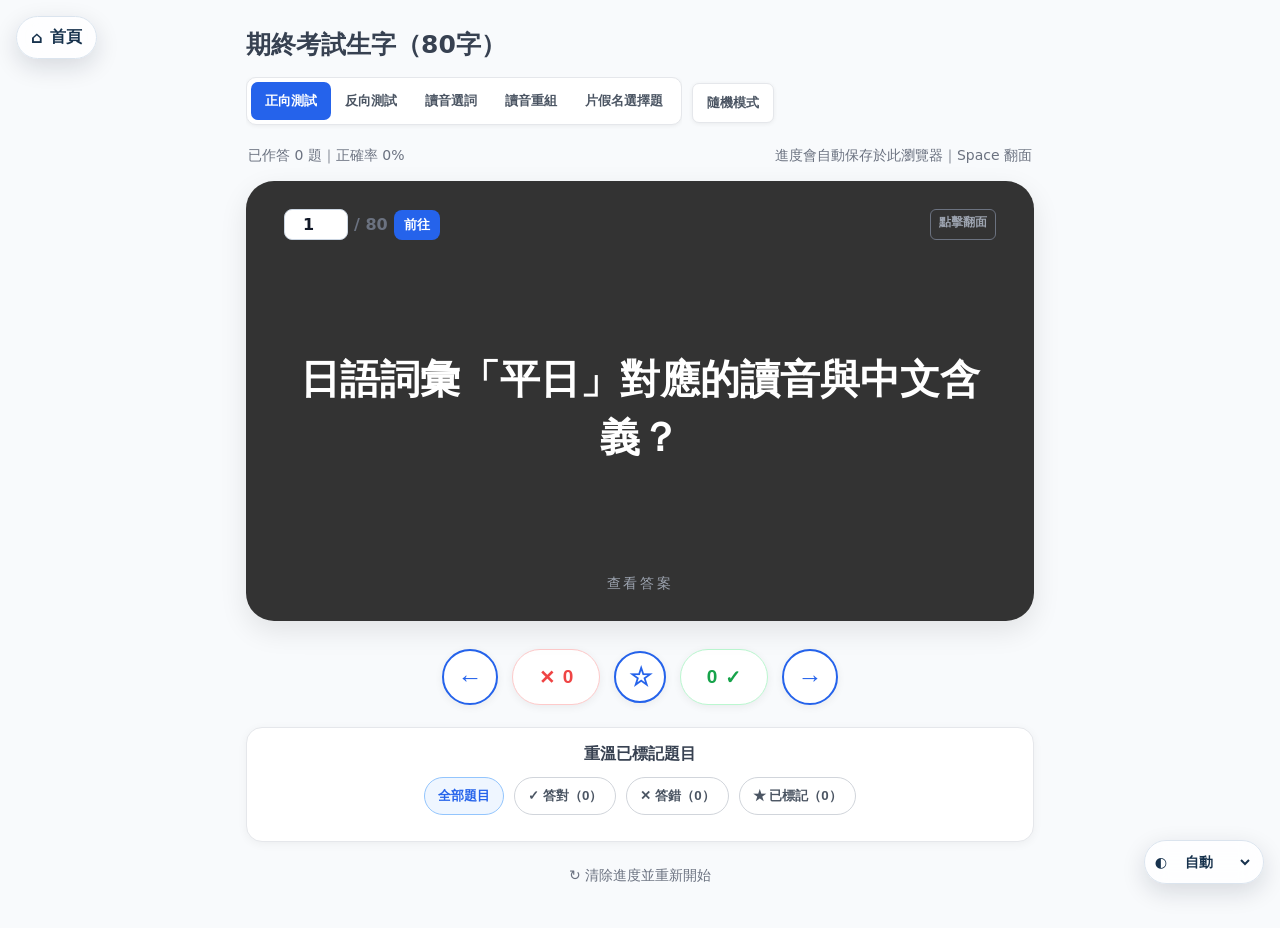
<file: japanese_flashcards_69.html>
<!DOCTYPE html>
<html lang="zh-HK">
<head>
<meta charset="UTF-8">
<meta name="viewport" content="width=device-width, initial-scale=1.0">
<meta name="theme-color" content="#17324d">
<meta name="apple-mobile-web-app-capable" content="yes">
<meta name="apple-mobile-web-app-status-bar-style" content="default">
<meta name="apple-mobile-web-app-title" content="JP Study">
<link rel="apple-touch-icon" sizes="180x180" href="apple-touch-icon.png">
<link rel="icon" type="image/svg+xml" href="favicon.svg">
<link rel="manifest" href="manifest.webmanifest">
<title>期終考試生字 Flashcards（80字）</title>
<style>
:root {
  --blue:#2563eb; --purple:#7c3aed; --bg:#f8fafc; --text:#1f2937;
  --red:#ef4444; --green:#16a34a;
}
*{box-sizing:border-box}
body{margin:0;font-family:system-ui,-apple-system,"Segoe UI","Noto Sans TC","Noto Sans JP",sans-serif;background:var(--bg);color:var(--text)}
.app{min-height:100vh;padding:28px 16px 42px;max-width:820px;margin:auto}
.top{display:flex;justify-content:space-between;align-items:center;gap:16px;flex-wrap:wrap;margin-bottom:18px}
h1{font-size:25px;margin:0;color:#374151}
.toolbar{display:flex;gap:10px;flex-wrap:wrap;align-items:center}
.mode-scroll{max-width:100%;overflow-x:auto;padding-bottom:4px;scrollbar-width:thin}.mode-scroll .segment{width:max-content}.mobile-mode-hint{display:none;color:#64748b;font-size:12px;text-align:right;margin-top:-10px;margin-bottom:10px}
.segment{display:flex;background:white;padding:4px;border:1px solid #e5e7eb;border-radius:10px;box-shadow:0 1px 4px #00000010}
.segment button,.small-btn{border:0;background:transparent;padding:10px 14px;border-radius:7px;font-weight:700;color:#4b5563;cursor:pointer}
.segment button.active{background:var(--blue);color:white}
.small-btn{background:white;border:1px solid #e5e7eb;box-shadow:0 1px 4px #00000010}
.small-btn.active{background:#ede9fe;color:var(--purple);border-color:#c4b5fd}
.status{display:flex;justify-content:space-between;gap:10px;flex-wrap:wrap;color:#6b7280;font-size:14px;margin:10px 2px 16px}
.card{min-height:440px;border-radius:28px;box-shadow:0 10px 28px #00000018;cursor:pointer;position:relative;overflow:hidden;transition:.2s}
.card.front{background:#333;color:white}
.card.back{background:white;border:1px solid #e5e7eb}
.card-inner{min-height:440px;padding:28px 38px;display:flex;flex-direction:column}

.jump-box{display:flex;align-items:center;gap:6px;color:#6b7280;font-weight:700}
.jump-input{width:64px;padding:5px 7px;border:1px solid #cbd5e1;border-radius:8px;text-align:center;font:inherit;background:white;color:#111827}
.jump-input:focus{outline:2px solid #93c5fd;border-color:#2563eb}
.jump-go{border:0;background:#2563eb;color:white;border-radius:8px;padding:6px 10px;font-weight:800;cursor:pointer}
.jump-go:hover{background:#1d4ed8}

.meta{display:flex;justify-content:space-between;color:#9ca3af;font-weight:600}
.badge{font-size:12px;border:1px solid #6b7280;border-radius:6px;padding:4px 8px}
.answer-badge{background:#eff6ff;color:var(--blue);border-color:#bfdbfe;border-radius:999px}
.center{flex:1;display:flex;align-items:center;justify-content:center;text-align:center}
.question{font-size:clamp(26px,4vw,40px);line-height:1.45;font-weight:700}
.hint{text-align:center;color:#9ca3af;letter-spacing:.18em;font-size:14px}
.answer{font-size:clamp(22px,3vw,34px);line-height:1.75}
.blue{color:var(--blue);font-weight:800}
.purple{color:var(--purple);font-weight:800}
.tip{display:block;margin-top:18px;font-size:18px;color:#e11d48;background:#fff1f2;border:1px solid #fecdd3;padding:13px;border-radius:12px}
.controls{display:grid;grid-template-columns:56px minmax(64px,88px) 52px minmax(64px,88px) 56px;justify-content:center;align-items:center;gap:14px;margin-top:28px}
.btn{border:0;background:white;cursor:pointer;box-shadow:0 2px 8px #00000010;font-weight:800}
.circle{width:56px;height:56px;border-radius:50%;border:2px solid var(--blue);color:var(--blue);font-size:25px}
.score{height:56px;min-width:88px;border-radius:999px;font-size:19px;display:flex;align-items:center;justify-content:center;gap:8px}
.bad{border:1px solid #fecaca;color:var(--red)}
.good{border:1px solid #bbf7d0;color:var(--green)}
.mark-btn{width:52px;height:52px;border-radius:50%;border:2px solid var(--blue);color:var(--blue);font-size:26px;line-height:1;background:white}.mark-btn.active{background:#fff7d6;border-color:#e5b84b;color:#b7791f}.mark-btn:focus-visible{outline:3px solid #93c5fd;outline-offset:3px}

.review-panel{margin-top:22px;background:white;border:1px solid #e5e7eb;border-radius:16px;padding:16px;box-shadow:0 2px 10px #0000000d}
.review-title{font-weight:800;color:#374151;margin-bottom:12px;text-align:center}
.review-actions{display:flex;justify-content:center;gap:10px;flex-wrap:wrap}
.review-btn{border:1px solid #d1d5db;background:white;color:#4b5563;padding:9px 13px;border-radius:999px;font-weight:700;cursor:pointer}
.review-btn.active{background:#eff6ff;color:#2563eb;border-color:#93c5fd}
.review-btn.correct.active{background:#f0fdf4;color:#15803d;border-color:#86efac}
.review-btn.incorrect.active{background:#fef2f2;color:#dc2626;border-color:#fca5a5}
.review-btn.marked.active{background:#fff7d6;color:#9a6700;border-color:#e5b84b}
.review-note{text-align:center;color:#6b7280;font-size:13px;margin-top:10px}
.practice-panel{min-height:440px;border-radius:28px;background:white;border:1px solid #e5e7eb;box-shadow:0 10px 28px #00000018;padding:28px;display:flex;flex-direction:column;gap:18px}.practice-head{display:flex;align-items:center;justify-content:space-between;gap:12px;color:#64748b;font-weight:750}.practice-question{text-align:center;margin:auto 0}.reading-prompt{font-size:clamp(40px,8vw,68px);font-weight:850;color:#17324d;letter-spacing:.08em}.practice-word{font-size:clamp(34px,7vw,56px);font-weight:850;color:#17324d}.practice-meaning{margin-top:8px;color:#64748b;font-size:17px}.choice-grid{display:grid;grid-template-columns:repeat(2,minmax(0,1fr));gap:12px}.reading-choice{min-height:56px;border:1px solid #cbd5e1;border-radius:14px;background:#fff;color:#1f2937;padding:12px;font:inherit;font-size:19px;font-weight:750;cursor:pointer}.reading-choice.correct{background:#e8f8f0;border-color:#51b889;color:#126447}.reading-choice.wrong{background:#fff0f2;border-color:#db7784;color:#982534}.reading-choice:focus-visible,.kana-chip:focus-visible,.practice-btn:focus-visible{outline:3px solid #93c5fd;outline-offset:2px}.reading-result{min-height:54px;border-radius:13px;padding:12px 14px;line-height:1.55;background:#f8fafc;color:#475569}.reading-result.ok{background:#e8f8f0;color:#126447}.reading-result.no{background:#fff0f2;color:#982534}.answer-kana{min-height:66px;border:2px dashed #94a3b8;border-radius:15px;padding:10px;display:flex;gap:8px;flex-wrap:wrap;align-items:center;justify-content:center;background:#f8fafc}.kana-bank{display:flex;gap:9px;flex-wrap:wrap;justify-content:center}.kana-chip{min-width:48px;min-height:48px;border:1px solid #93a9c1;border-radius:12px;background:#eef4fb;color:#17324d;font-size:22px;font-weight:800;cursor:pointer}.kana-chip.used{opacity:.3;pointer-events:none}.practice-actions{display:flex;justify-content:center;gap:9px;flex-wrap:wrap}.practice-btn{min-height:46px;border:1px solid #cbd5e1;border-radius:12px;background:#fff;color:#334155;padding:9px 14px;font:inherit;font-weight:800;cursor:pointer}.practice-btn.primary{background:#2563eb;color:#fff;border-color:#2563eb}.practice-nav{display:grid;grid-template-columns:1fr auto 1fr;gap:9px;align-items:center}.practice-nav .practice-btn:last-child{justify-self:end}.practice-nav .practice-btn:first-child{justify-self:start}.practice-star{width:48px;height:48px;border-radius:50%;padding:0;font-size:24px;border:2px solid #2563eb;color:#2563eb}.practice-star.active{background:#fff7d6;border-color:#e5b84b;color:#b7791f}
html[data-theme="dark"] .practice-btn.primary{background:#2563eb!important;color:#fff!important;border-color:#60a5fa!important;box-shadow:0 0 0 2px rgba(96,165,250,.2)}

/* Katakana multiple-choice exercise — matches the 擬聲詞／擬態詞 quiz style */
.vocab-quiz-panel{display:none;margin-top:6px}.vocab-quiz-panel.active{display:block}
.quiz-head{background:#fff;border:1px solid #e2e8f0;border-radius:20px;padding:20px;margin-bottom:18px;box-shadow:0 3px 14px #0000000c}.quiz-head h2{margin:0 0 8px;color:#334155;font-size:25px}.quiz-help{margin:0;color:#64748b;line-height:1.65}.quiz-mode-row{display:flex;align-items:center;gap:10px;flex-wrap:wrap;margin-top:16px}.quiz-style-toggle{display:flex;gap:6px;width:max-content;max-width:100%;padding:4px;border:1px solid #dbe3ec;border-radius:11px;background:#eef2f7}.quiz-style-toggle button{min-height:44px;border:0;border-radius:8px;padding:9px 15px;background:transparent;color:#526174;font-weight:800;cursor:pointer}.quiz-style-toggle button.active{background:#2563eb;color:#fff}.instant-random-btn.active{background:#6d28d9;color:#fff;border-color:#8b5cf6}.lesson-tabs{display:flex;gap:8px;overflow-x:auto;padding:4px 0 2px;margin-top:14px}.lesson-tab{min-height:44px;white-space:nowrap;border:1px solid #cbd5e1;background:#fff;color:#475569;border-radius:999px;padding:8px 13px;font-weight:800;cursor:pointer}.lesson-tab.active{background:#2563eb;color:#fff;border-color:#2563eb}.quiz-stats{display:flex;justify-content:space-between;align-items:center;gap:12px;flex-wrap:wrap;margin-top:12px;color:#64748b;font-weight:700}.quiz-navigator{display:grid;grid-template-columns:auto minmax(140px,1fr);align-items:center;gap:12px;margin-top:12px;padding-top:12px;border-top:1px solid #e2e8f0}.quiz-jump-controls{display:flex;align-items:center;gap:7px;color:#64748b;font-size:14px;font-weight:750}.quiz-jump-controls label{white-space:nowrap}.quiz-jump-input{width:66px;min-height:42px;padding:8px;border:1px solid #cbd5e1;border-radius:9px;background:#fff;color:#334155;font:inherit;font-weight:800;text-align:center}.quiz-jump-go{min-height:42px;padding:8px 12px;border:1px solid #cbd5e1;border-radius:9px;background:#fff;color:#475569;font-weight:800;cursor:pointer}.quiz-jump-range{width:100%;height:34px;accent-color:#2563eb;cursor:pointer}.quiz-jump-input:focus-visible,.quiz-jump-go:focus-visible,.quiz-jump-range:focus-visible{outline:3px solid #93c5fd;outline-offset:2px}.quiz-list{display:grid;gap:14px}.quiz-question{background:#fff;border:1px solid #e2e8f0;border-radius:19px;padding:18px 20px;box-shadow:0 2px 10px #0000000a;transition:.18s}.quiz-question.correct{border-color:#86efac;background:#f0fdf4}.quiz-question.incorrect{border-color:#fca5a5;background:#fff7f7}.q-meta{font-size:13px;color:#64748b;font-weight:750;margin-bottom:8px}.q-text{font-size:18px;line-height:1.75;color:#1f2937;font-weight:700}.quiz-options{display:grid;grid-template-columns:repeat(2,minmax(0,1fr));gap:10px;margin-top:14px}.quiz-option{min-height:50px;border:1px solid #cbd5e1;border-radius:12px;background:#fff;color:#334155;padding:10px 12px;text-align:left;font:inherit;font-weight:750;cursor:pointer}.quiz-option.selected{border-color:#2563eb;background:#eff6ff;color:#1d4ed8}.quiz-question.correct .quiz-option.correct-answer{background:#dcfce7;border-color:#4ade80;color:#166534}.quiz-question.incorrect .quiz-option.correct-answer{background:#dcfce7;border-color:#4ade80;color:#166534}.quiz-question.incorrect .quiz-option.selected:not(.correct-answer){background:#fee2e2;border-color:#f87171;color:#991b1b}.q-feedback{display:none;margin-top:12px;font-weight:800}.quiz-question.correct .q-feedback,.quiz-question.incorrect .q-feedback{display:block}.quiz-question.correct .q-feedback{color:#15803d}.quiz-question.incorrect .q-feedback{color:#dc2626}.vocab-explanation{display:grid;gap:6px;margin-top:12px;padding:13px 14px;border:1px solid #dbe3ec;border-radius:12px;background:#f8fafc;color:#334155;line-height:1.55}.quiz-question .vocab-explanation{display:none}.quiz-question.correct .vocab-explanation,.quiz-question.incorrect .vocab-explanation{display:grid}.quiz-actions{display:flex;gap:10px;justify-content:center;flex-wrap:wrap;margin:22px 0}.quiz-action{min-height:44px;border:1px solid #cbd5e1;background:#fff;color:#475569;padding:11px 18px;border-radius:11px;font-weight:800;cursor:pointer}.quiz-action.primary{background:#2563eb;color:#fff;border-color:#2563eb}.quiz-action.danger{color:#b91c1c;border-color:#fecaca;background:#fff7f7}.instant-card{background:#fff;border:1px solid #e2e8f0;border-radius:20px;padding:22px;box-shadow:0 3px 14px #0000000c}.instant-question{font-size:21px;line-height:1.7;font-weight:800;color:#1f2937;margin:12px 0 18px}.instant-choices{display:grid;grid-template-columns:repeat(2,minmax(0,1fr));gap:11px}.instant-choice{min-height:54px;border:1px solid #cbd5e1;border-radius:13px;background:#fff;color:#334155;padding:11px;font:inherit;font-weight:800;cursor:pointer}.instant-choice.correct{background:#dcfce7;border-color:#4ade80;color:#166534}.instant-choice.wrong{background:#fee2e2;border-color:#f87171;color:#991b1b}.instant-feedback{margin-top:15px;border-radius:13px;padding:12px 14px;font-weight:800}.instant-feedback.correct{background:#f0fdf4;color:#15803d;border:1px solid #86efac}.instant-feedback.wrong{background:#fff7f7;color:#dc2626;border:1px solid #fca5a5}.instant-nav{display:grid;grid-template-columns:1fr auto auto 1fr;gap:8px;align-items:center;margin-top:18px}.instant-nav button:first-child{justify-self:start}.instant-nav button:last-child{justify-self:end}.instant-mark-btn{width:48px;height:48px;border-radius:50%;padding:0;font-size:24px}.instant-mark-btn.active{background:#fff7d6;border-color:#e5b84b;color:#b7791f}.quiz-hidden-source{display:none!important}
html[data-theme="dark"] .quiz-head,html[data-theme="dark"] .quiz-question,html[data-theme="dark"] .instant-card{background:#111c2e;color:#e5edf7;border-color:#334155;box-shadow:none}html[data-theme="dark"] .quiz-head h2,html[data-theme="dark"] .q-text,html[data-theme="dark"] .instant-question{color:#f1f5f9}html[data-theme="dark"] .quiz-help,html[data-theme="dark"] .quiz-stats,html[data-theme="dark"] .q-meta{color:#a9b8ca}html[data-theme="dark"] .lesson-tab,html[data-theme="dark"] .quiz-action,html[data-theme="dark"] .quiz-option,html[data-theme="dark"] .instant-choice{background:#17243a;color:#dce7f3;border-color:#475569}html[data-theme="dark"] .quiz-style-toggle{background:#111c2e;border-color:#334155}html[data-theme="dark"] .quiz-style-toggle button{color:#cbd5e1}html[data-theme="dark"] .quiz-style-toggle button.active{background:#2563eb;color:#fff}html[data-theme="dark"] .quiz-question.correct{background:#12382d;border-color:#237a5c}html[data-theme="dark"] .quiz-question.incorrect{background:#451d28;border-color:#9f3b50}
html[data-theme="dark"] .quiz-option.selected{background:#172d50;color:#bfdbfe;border-color:#60a5fa}
html[data-theme="dark"] .quiz-question.correct .quiz-option.correct-answer,
html[data-theme="dark"] .quiz-question.incorrect .quiz-option.correct-answer,
html[data-theme="dark"] .instant-choice.correct{background:#12382d;color:#a7f3d0;border-color:#237a5c}
html[data-theme="dark"] .quiz-question.incorrect .quiz-option.selected:not(.correct-answer),
html[data-theme="dark"] .instant-choice.wrong{background:#451d28;color:#fecdd3;border-color:#9f3b50}
html[data-theme="dark"] .instant-feedback.correct{background:#12382d;color:#a7f3d0;border-color:#237a5c}
html[data-theme="dark"] .instant-feedback.wrong{background:#451d28;color:#fecdd3;border-color:#9f3b50}
html[data-theme="dark"] .instant-mark-btn.active{background:#4a3914;color:#fde68a;border-color:#d6a72f}
html[data-theme="dark"] .vocab-explanation{background:#17243a;color:#dce7f3;border-color:#475569}
.incorrect-quiz-tab.active{background:#b42332!important;color:#fff!important;border-color:#ef6674!important;box-shadow:0 0 0 2px rgba(239,102,116,.18)!important}
html[data-theme="dark"] .incorrect-quiz-tab.active{background:#651f2b!important;color:#fecdd3!important;border-color:#e05265!important;box-shadow:0 0 0 2px rgba(224,82,101,.2)!important}
html[data-theme="dark"] .quiz-navigator{border-top-color:#334155}html[data-theme="dark"] .quiz-jump-input,html[data-theme="dark"] .quiz-jump-go{background:#17243a;color:#dce7f3;border-color:#475569}
@media(max-width:600px){.quiz-options,.instant-choices{grid-template-columns:1fr}.quiz-question{padding:16px}.instant-card{padding:18px 14px}.instant-nav{grid-template-columns:1fr auto auto 1fr;gap:5px}.instant-nav .quiz-action{padding:9px 7px;font-size:12px;white-space:nowrap}.quiz-style-toggle{width:100%}.quiz-style-toggle button{flex:1}.quiz-navigator{grid-template-columns:1fr;gap:4px}.quiz-jump-controls{display:grid;grid-template-columns:auto 62px auto 1fr;gap:5px}.quiz-jump-input{width:62px}.quiz-jump-go{padding:8px 9px}}

.hidden{display:none!important}

.reset{display:block;margin:24px auto 0;border:0;background:transparent;color:#6b7280;cursor:pointer;font-size:14px}
@media(max-width:600px){
  .app{padding:18px 12px 30px}
  .card,.card-inner{min-height:410px}
  .card-inner{padding:22px 20px}
  .controls{gap:6px;grid-template-columns:52px minmax(58px,1fr) 48px minmax(58px,1fr) 52px}
  .controls button{min-width:0}.score{width:100%;font-size:17px}.mark-btn{width:48px;height:48px}
  .top{align-items:flex-start}.toolbar{width:100%;display:block}.mode-scroll{width:100%}.mobile-mode-hint{display:block}.choice-grid{grid-template-columns:1fr}.practice-panel{padding:20px 14px;min-height:500px}.practice-actions{gap:7px}.practice-btn{padding:8px 10px}.kana-chip{min-width:46px;min-height:46px}
}

.home-fab{position:fixed;top:16px;left:16px;z-index:999;display:inline-flex;align-items:center;gap:8px;padding:10px 14px;border-radius:999px;background:rgba(255,255,255,.94);color:#17324d;border:1px solid #dbe4ee;text-decoration:none;font-weight:800;box-shadow:0 8px 24px rgba(15,23,42,.14);backdrop-filter:blur(10px);transition:.18s}
.home-fab:hover{transform:translateY(-2px);box-shadow:0 12px 28px rgba(15,23,42,.2)}
@media(max-width:600px){.home-fab{top:10px;left:10px;padding:9px 12px;font-size:14px}.app{padding-top:64px!important}}

</style>
<script src="quiz_history.js"></script><script src="classroom_exercise_data.js"></script><script src="theme.js"></script><script src="furigana.js"></script></head>
<body>
<a class="home-fab" href="index.html" aria-label="返回首頁">⌂ <span>首頁</span></a>
<div class="app">
  <div class="top">
    <h1>期終考試生字（80字）</h1>
    <div class="toolbar">
      <div class="mode-scroll"><div class="segment">
        <button id="forwardBtn">正向測試</button>
        <button id="reverseBtn">反向測試</button>
        <button id="readingChoiceBtn">讀音選詞</button>
        <button id="readingBuildBtn">讀音重組</button>
        <button id="spellingQuizBtn">片假名選擇題</button>
      </div></div>
      <button id="shuffleBtn" class="small-btn">隨機模式</button>
    </div>
  </div>
  <div class="mobile-mode-hint">左右滑動查看更多模式</div>

  <div class="status">
    <span id="progressText"></span>
    <span id="saveText">進度會自動保存於此瀏覽器｜Space 翻面</span>
  </div>

  <div id="card" class="card front" role="button" tabindex="0" aria-label="點擊翻面">
    <div class="card-inner">
      <div class="meta">
        <div class="jump-box">
          <input id="jumpInput" class="jump-input" type="number" min="1" inputmode="numeric" aria-label="跳到指定生字">
          <span>/ <span id="totalCount"></span></span>
          <button id="jumpGoBtn" class="jump-go" type="button">前往</button>
        </div>
        <span id="sideBadge" class="badge">點擊翻面</span>
      </div>
      <div id="content" class="center"></div>
      <div id="hint" class="hint">查看答案</div>
    </div>
  </div>

  <section id="practiceArea" class="practice-panel hidden" aria-live="polite"></section>

  <div class="controls" id="flashcardControls">
    <button class="btn circle" id="prevBtn" title="上一題">←</button>
    <button class="btn score bad" id="wrongBtn">✕ <span id="wrongCount">0</span></button>
    <button class="btn mark-btn" id="markBtn" type="button" data-no-swipe aria-label="標記題目" aria-pressed="false">☆</button>
    <button class="btn score good" id="correctBtn"><span id="correctCount">0</span> ✓</button>
    <button class="btn circle" id="nextBtn" title="下一題">→</button>
  </div>
  <div class="review-panel">
    <div class="review-title">重溫已標記題目</div>
    <div class="review-actions">
      <button id="reviewAllBtn" class="review-btn active">全部題目</button>
      <button id="reviewCorrectBtn" class="review-btn correct">✓ 答對</button>
      <button id="reviewIncorrectBtn" class="review-btn incorrect">✕ 答錯</button>
      <button id="reviewMarkedBtn" class="review-btn marked">★ 已標記</button>
    </div>
    <div id="reviewNote" class="review-note"></div>
  </div>
  <section id="spellingQuizPanel" class="vocab-quiz-panel" aria-label="期終考試生字片假名選擇題">
    <div class="quiz-head">
      <h2>期終考試生字・片假名選擇題</h2>
      <p class="quiz-help">根據試卷題目選出正確的片假名寫法。版面和操作方式參照「擬聲詞／擬態詞（選擇題）」，可使用「整課練習」或「即時答題」。</p>
      <div class="quiz-mode-row">
        <div class="quiz-style-toggle" aria-label="選擇題作答方式">
          <button id="vocabBatchBtn" class="active" type="button">整課練習</button>
          <button id="vocabInstantBtn" type="button">即時答題</button>
        </div>
        <button id="vocabRandomBtn" class="quiz-action instant-random-btn" type="button" aria-pressed="false">隨機次序：關</button>
      </div>
      <div class="lesson-tabs">
        <button class="lesson-tab active" data-vocab-lesson="all" type="button">全部</button>
        <button class="lesson-tab" data-vocab-lesson="9" type="button">第9課</button>
        <button class="lesson-tab" data-vocab-lesson="10" type="button">第10課</button>
        <button class="lesson-tab" data-vocab-lesson="11" type="button">第11課</button>
        <button class="lesson-tab" data-vocab-lesson="12" type="button">第12課</button>
        <button id="vocabMarkedBtn" class="lesson-tab" type="button">★ 已標記（0）</button>
        <button id="vocabIncorrectBtn" class="lesson-tab incorrect-quiz-tab" type="button">✕ 答錯（0）</button>
      </div>
      <div class="quiz-stats"><span id="vocabQuizCount"></span><span id="vocabQuizResult"></span></div>
      <div class="quiz-navigator"><div class="quiz-jump-controls"><label for="vocabJumpInput">跳至題目</label><input id="vocabJumpInput" class="quiz-jump-input" type="number" min="1" inputmode="numeric" aria-label="輸入題目編號"><span>/ <span id="vocabJumpTotal">0</span></span><button id="vocabJumpGo" class="quiz-jump-go" type="button">前往</button></div><input id="vocabJumpRange" class="quiz-jump-range" type="range" min="1" max="1" value="1" aria-label="拖動切換題目"></div>
    </div>
    <div id="vocabQuizList" class="quiz-list"></div>
    <div class="quiz-actions">
      <button id="vocabCheckBtn" class="quiz-action primary" type="button">檢查全部答案</button>
      <button id="vocabClearBtn" class="quiz-action danger" type="button">重新練習</button>
    </div>
  </section>

  <button class="reset" id="resetBtn">↻ 清除進度並重新開始</button>
</div>

<script>
const originalList = [{"type": "kanji", "word": "平日", "read_src": "へいじつ", "meaning": "平日"}, {"type": "kanji", "word": "平均点", "read_src": "へいきんてん", "meaning": "平均分"}, {"type": "kata", "word": "ギター", "read_src": "guitar", "meaning": "結他"}, {"type": "kanji", "word": "演奏", "read_src": "えんそう", "meaning": "演奏"}, {"type": "kanji", "word": "留守番", "read_src": "るすばん", "meaning": "看家、留守"}, {"type": "kata", "word": "インターネット", "read_src": "internet", "meaning": "互聯網"}, {"type": "kanji", "word": "検索", "read_src": "けんさく", "meaning": "搜尋"}, {"type": "kanji", "word": "道路", "read_src": "どうろ", "meaning": "道路"}, {"type": "kanji", "word": "最後", "read_src": "さいご", "meaning": "最後"}, {"type": "kanji", "word": "機能", "read_src": "きのう", "meaning": "功能"}, {"type": "kanji", "word": "資源", "read_src": "しげん", "meaning": "資源"}, {"type": "kata", "word": "コンピューター", "read_src": "computer", "meaning": "電腦", "tip": "注意長音「ー」"}, {"type": "kata", "word": "アメリカ", "read_src": "America", "meaning": "美國"}, {"type": "kanji", "word": "誕生", "read_src": "たんじょう", "meaning": "誕生、出現"}, {"type": "kata", "word": "シンプル", "read_src": "simple", "meaning": "簡單、簡約"}, {"type": "kata", "word": "ジャンプ", "read_src": "jump", "meaning": "跳、跳轉"}, {"type": "kata", "word": "メダル", "read_src": "medal", "meaning": "獎牌"}, {"type": "kata", "word": "シルバー", "read_src": "silver", "meaning": "銀色、銀"}, {"type": "kanji", "word": "誤解", "read_src": "ごかい", "meaning": "誤會"}, {"type": "kanji", "word": "手術", "read_src": "しゅじゅつ", "meaning": "手術"}, {"type": "kanji", "word": "出来事", "read_src": "できごと", "meaning": "事件、事情"}, {"type": "kanji", "word": "奇数", "read_src": "きすう", "meaning": "奇數"}, {"type": "kanji", "word": "記憶", "read_src": "きおく", "meaning": "記憶"}, {"type": "kanji", "word": "驚く", "read_src": "おどろく", "meaning": "吃驚、驚訝"}, {"type": "kanji", "word": "沖縄", "read_src": "おきなわ", "meaning": "沖繩"}, {"type": "kanji", "word": "通じる", "read_src": "つうじる", "meaning": "溝通得到、通曉"}, {"type": "kanji", "word": "お互い", "read_src": "おたがい", "meaning": "互相、彼此"}, {"type": "kanji", "word": "親しい", "read_src": "したしい", "meaning": "親近、親密"}, {"type": "kanji", "word": "指", "read_src": "ゆび", "meaning": "手指"}, {"type": "kata", "word": "タイムマシン", "read_src": "time machine", "meaning": "時光機"}, {"type": "kata", "word": "プリンター", "read_src": "printer", "meaning": "打印機"}, {"type": "kata", "word": "マニュアル", "read_src": "manual", "meaning": "說明書、手冊"}, {"type": "kata", "word": "アンケート", "read_src": "questionnaire / survey", "meaning": "問卷調查"}, {"type": "kata", "word": "チェックリスト", "read_src": "checklist", "meaning": "檢查清單", "tip": "注意小字「ッ」"}, {"type": "kanji", "word": "価値", "read_src": "かち", "meaning": "價值"}, {"type": "kanji", "word": "伝説", "read_src": "でんせつ", "meaning": "傳說"}, {"type": "kanji", "word": "普及", "read_src": "ふきゅう", "meaning": "普及"}, {"type": "kanji", "word": "城", "read_src": "しろ", "meaning": "城堡"}, {"type": "kanji", "word": "金銀", "read_src": "きんぎん", "meaning": "金銀"}, {"type": "kanji", "word": "保管", "read_src": "ほかん", "meaning": "保管"}, {"type": "kanji", "word": "地味", "read_src": "じみ", "meaning": "樸素、不起眼"}, {"type": "kanji", "word": "自由行動", "read_src": "じゆうこうどう", "meaning": "自由活動"}, {"type": "kanji", "word": "屋根", "read_src": "やね", "meaning": "屋頂"}, {"type": "kanji", "word": "酔う", "read_src": "よう", "meaning": "醉"}, {"type": "kanji", "word": "落ち着く", "read_src": "おちつく", "meaning": "冷靜、鎮定"}, {"type": "kanji", "word": "方言", "read_src": "ほうげん", "meaning": "方言"}, {"type": "kanji", "word": "期待", "read_src": "きたい", "meaning": "期待"}, {"type": "kata", "word": "シューズ", "read_src": "shoes", "meaning": "鞋"}, {"type": "kata", "word": "パンフレット", "read_src": "pamphlet", "meaning": "小冊子", "tip": "注意小字「ッ」"}, {"type": "kata", "word": "グレー", "read_src": "gray/grey", "meaning": "灰色"}, {"type": "kata", "word": "パックツアー", "read_src": "package tour", "meaning": "套票旅行、旅行團套裝", "tip": "注意長音「ー」同小字「ッ」"}, {"type": "kata", "word": "コメント", "read_src": "comment", "meaning": "評語、留言"}, {"type": "kanji", "word": "苦情", "read_src": "くじょう", "meaning": "投訴、抱怨"}, {"type": "kanji", "word": "家事", "read_src": "かじ", "meaning": "家務"}, {"type": "kanji", "word": "都会", "read_src": "とかい", "meaning": "都市、大城市"}, {"type": "kanji", "word": "騒々しい", "read_src": "そうぞうしい", "meaning": "吵鬧、嘈雜"}, {"type": "kanji", "word": "苦労", "read_src": "くろう", "meaning": "辛苦、勞苦"}, {"type": "kanji", "word": "犯人", "read_src": "はんにん", "meaning": "犯人"}, {"type": "kanji", "word": "追いかける", "read_src": "おいかける", "meaning": "追趕、追逐"}, {"type": "kanji", "word": "夜中", "read_src": "よなか", "meaning": "半夜、深夜"}, {"type": "kanji", "word": "含む", "read_src": "ふくむ", "meaning": "包含、包括"}, {"type": "kanji", "word": "住宅地", "read_src": "じゅうたくち", "meaning": "住宅區"}, {"type": "kanji", "word": "穏やか", "read_src": "おだやか", "meaning": "平穩、溫和"}, {"type": "kanji", "word": "暮らしやすい", "read_src": "くらしやすい", "meaning": "容易生活、宜居"}, {"type": "kata", "word": "カルチャーショック", "read_src": "culture shock", "meaning": "文化衝擊", "tip": "注意小字「ッ」同長音「ー」"}, {"type": "kata", "word": "アナウンス", "read_src": "announcement", "meaning": "廣播、通知"}, {"type": "kata", "word": "コマーシャル", "read_src": "commercial", "meaning": "廣告"}, {"type": "kata", "word": "メニュー", "read_src": "menu", "meaning": "菜單、餐牌"}, {"type": "kata", "word": "サンダル", "read_src": "sandal", "meaning": "涼鞋"}];
originalList.push(...CLASSROOM_VOCABULARY_ITEMS.filter(x=>!originalList.some(y=>y.word===x.word)));
originalList.forEach((item,index)=>{item.id=item.id||`vocab-${String(index+1).padStart(3,"0")}`;item.reading=item.type==="kanji"?item.read_src:item.word;item.meaningZh=item.meaning});
const STORAGE_KEY = "jp_flashcards_69_v1";

let state = {
  order: originalList.map((_, i) => i),
  currentPosition: 0,
  isFlipped: false,
  mode: "forward",
  shuffle: false,
  correctCount: 0,
  incorrectCount: 0,
  statuses: {},
  marked: {},
  retainedMarkedIndex: null,
  readingChoiceStatus: {},
  readingBuildStatus: {},
  readingModePosition: {choice:0,build:0},
  readingChoiceSelections: {},
  readingBuildSelections: {},
  readingBuildSeeds: {},
  flashPosition: 0,
  reviewFilter: "all"
};

try {
  const saved = JSON.parse(localStorage.getItem(STORAGE_KEY));
  if (saved && Array.isArray(saved.order) && saved.order.every(i=>Number.isInteger(i)&&i>=0&&i<originalList.length)) {
    const known=new Set(saved.order),missing=originalList.map((_,i)=>i).filter(i=>!known.has(i));
    state = {...state, ...saved, order:[...saved.order,...missing], isFlipped:false};
  }
} catch (_) {}
state.readingChoiceStatus=state.readingChoiceStatus||{};state.readingBuildStatus=state.readingBuildStatus||{};state.readingModePosition=state.readingModePosition||{choice:0,build:0};state.readingChoiceSelections=state.readingChoiceSelections||{};state.readingBuildSelections=state.readingBuildSelections||{};state.readingBuildSeeds=state.readingBuildSeeds||{};state.flashPosition=Number.isInteger(state.flashPosition)?state.flashPosition:state.currentPosition;

const el = id => document.getElementById(id);
function filteredIndices() {
  let base = state.order;
  if (state.mode === "readingBuild") base = base.filter(i => originalList[i].type === "kanji");
  const statuses = activeStatuses();
  if (state.reviewFilter === "correct") return base.filter(i => statuses[i] === "correct");
  if (state.reviewFilter === "incorrect") return base.filter(i => statuses[i] === "incorrect");
  if (state.reviewFilter === "marked") {
    const list = base.filter(i => state.marked[i]);
    if (state.retainedMarkedIndex != null && !list.includes(state.retainedMarkedIndex)) list.splice(Math.min(state.currentPosition, list.length), 0, state.retainedMarkedIndex);
    return list;
  }
  return base;
}
function activeStatuses(){if(state.mode==="readingChoice")return state.readingChoiceStatus;if(state.mode==="readingBuild")return state.readingBuildStatus;return state.statuses}
function ensureValidPosition(list = filteredIndices()) {
  if (!list.length) {
    state.currentPosition = 0;
    return;
  }
  if (!Number.isInteger(state.currentPosition) || state.currentPosition < 0 || state.currentPosition >= list.length) {
    state.currentPosition = 0;
  }
}
const currentItem = () => {
  const list = filteredIndices();
  ensureValidPosition(list);
  return originalList[list.length ? list[state.currentPosition] : 0];
};

function save() {
  localStorage.setItem(STORAGE_KEY, JSON.stringify({
    order: state.order,
    currentPosition: state.currentPosition,
    mode: state.mode,
    shuffle: state.shuffle,
    correctCount: state.correctCount,
    incorrectCount: state.incorrectCount,
    statuses: state.statuses,
    marked: state.marked,
    readingChoiceStatus: state.readingChoiceStatus,
    readingBuildStatus: state.readingBuildStatus,
    readingModePosition: state.readingModePosition,
    readingChoiceSelections: state.readingChoiceSelections,
    readingBuildSelections: state.readingBuildSelections,
    readingBuildSeeds: state.readingBuildSeeds,
    flashPosition: state.flashPosition,
    reviewFilter: state.reviewFilter
  }));
}

function escapeHtml(s) {
  return String(s).replace(/[&<>"']/g, c => ({'&':'&amp;','<':'&lt;','>':'&gt;','"':'&quot;',"'":'&#39;'}[c]));
}

function render() {
  const visible = filteredIndices();
  ensureValidPosition(visible);
  const item = originalList[visible.length ? visible[state.currentPosition] : 0];
  const statusMap=activeStatuses(),correctMarked=Object.values(statusMap).filter(v=>v==="correct").length,incorrectMarked=Object.values(statusMap).filter(v=>v==="incorrect").length;
  const answered = correctMarked + incorrectMarked;
  const accuracy = answered ? Math.round(correctMarked / answered * 100) : 0;

  el("jumpInput").value = visible.length ? state.currentPosition + 1 : "";
  el("jumpInput").max = Math.max(1, visible.length);
  el("totalCount").textContent = visible.length;
  el("correctCount").textContent = correctMarked;
  el("wrongCount").textContent = incorrectMarked;
  el("progressText").textContent = `已作答 ${answered} 題｜正確率 ${accuracy}%`;
  el("forwardBtn").classList.toggle("active", state.mode === "forward");
  el("reverseBtn").classList.toggle("active", state.mode === "reverse");
  el("readingChoiceBtn").classList.toggle("active", state.mode === "readingChoice");
  el("readingBuildBtn").classList.toggle("active", state.mode === "readingBuild");
  el("shuffleBtn").classList.toggle("active", state.shuffle);
  el("shuffleBtn").textContent = state.shuffle ? "隨機模式：開" : "隨機模式";
  el("reviewAllBtn").classList.toggle("active", state.reviewFilter === "all");
  el("reviewCorrectBtn").classList.toggle("active", state.reviewFilter === "correct");
  el("reviewIncorrectBtn").classList.toggle("active", state.reviewFilter === "incorrect");
  el("reviewMarkedBtn").classList.toggle("active", state.reviewFilter === "marked");
  const manuallyMarked = Object.values(state.marked).filter(Boolean).length;
  el("reviewCorrectBtn").textContent = `✓ 答對（${correctMarked}）`;
  el("reviewIncorrectBtn").textContent = `✕ 答錯（${incorrectMarked}）`;
  el("reviewMarkedBtn").textContent = `★ 已標記（${manuallyMarked}）`;
  el("reviewNote").textContent = visible.length ? "" : state.reviewFilter === "marked" ? "暫時沒有已標記題目。" : "這個分類暫時沒有題目。";
  const currentOriginalIndex = visible.length ? visible[state.currentPosition] : null;
  const isMarked = currentOriginalIndex != null && !!state.marked[currentOriginalIndex];
  el("markBtn").textContent = isMarked ? "★" : "☆";
  el("markBtn").classList.toggle("active", isMarked);
  el("markBtn").setAttribute("aria-pressed", String(isMarked));

  const card = el("card");
  const practiceArea=el("practiceArea"),readingMode=state.mode==="readingChoice"||state.mode==="readingBuild";
  card.classList.toggle("hidden",readingMode);el("flashcardControls").classList.toggle("hidden",readingMode);practiceArea.classList.toggle("hidden",!readingMode);
  if(readingMode){renderReadingPractice(visible);save();return}
  const content = el("content");
  const badge = el("sideBadge");
  const hint = el("hint");

  card.className = "card " + (state.isFlipped ? "back" : "front");
  badge.textContent = state.isFlipped ? "解答" : "點擊翻面";
  badge.className = "badge" + (state.isFlipped ? " answer-badge" : "");
  hint.style.display = state.isFlipped ? "none" : "block";

  if (!visible.length) { content.innerHTML = '<p class="question">暫時沒有已標記題目。</p>'; hint.style.display="none"; save(); return; }

  if (!state.isFlipped) {
    let q;
    if (state.mode === "forward") {
      q = item.type === "kanji"
        ? `日語詞彙「${item.word}」對應的讀音與中文含義？`
        : `中文含義為「${item.meaning}」的日語片假名詞彙與其外來語來源？`;
    } else {
      q = item.type === "kanji"
        ? `日語讀音為「${item.read_src}」的漢字詞彙與其中文含義？`
        : `日語片假名「${item.word}」對應的來源與中文含義？`;
    }
    content.innerHTML = `<p class="question">${escapeHtml(q)}</p>`;
  } else {
    let html;
    if (state.mode === "forward") {
      html = item.type === "kanji"
        ? `讀音：<span class="blue">${escapeHtml(item.read_src)}</span><br>意思：${escapeHtml(item.meaning)}`
        : `片假名：<span class="purple">${escapeHtml(item.word)}</span><br>來源：${escapeHtml(item.read_src)}<br>意思：${escapeHtml(item.meaning)}`;
    } else {
      html = item.type === "kanji"
        ? `漢字：<span class="blue" lang="ja">${escapeHtml(item.word)}</span><br>意思：${escapeHtml(item.meaning)}`
        : `來源：<span class="purple">${escapeHtml(item.read_src)}</span><br>意思：${escapeHtml(item.meaning)}`;
    }
    if (item.tip) html += `<span class="tip">💡 ${escapeHtml(item.tip)}</span>`;
    content.innerHTML = `<div class="answer">${html}</div>`;
    Furigana.apply(content);
  }
  save();
}

function stableHash(text){let h=2166136261;for(const ch of String(text)){h^=ch.codePointAt(0);h=Math.imul(h,16777619)}return h>>>0}
function deterministicShuffle(list,seed){return [...list].sort((a,b)=>(stableHash(`${seed}|${JSON.stringify(a)}`)-stableHash(`${seed}|${JSON.stringify(b)}`)))}
function similarityScore(a,b){let score=a.type===b.type?20:0;const aw=new Set(Array.from(a.word)),ar=new Set(Array.from(a.reading)),am=new Set(Array.from(a.meaningZh));for(const ch of b.word)if(aw.has(ch))score+=5;for(const ch of b.reading)if(ar.has(ch))score+=3;for(const ch of b.meaningZh)if(am.has(ch))score+=1;return score}
function readingChoiceOptions(correctIndex){const correct=originalList[correctIndex],ranked=originalList.map((item,index)=>({index,item,score:index===correctIndex?-1:similarityScore(correct,item),tie:stableHash(`${correct.id}|${item.id}`)})).filter(x=>x.index!==correctIndex).sort((a,b)=>b.score-a.score||a.tie-b.tie),picked=[correctIndex],labels=new Set([choiceLabel(correct)]);for(const candidate of ranked){const label=choiceLabel(candidate.item);if(labels.has(label))continue;picked.push(candidate.index);labels.add(label);if(picked.length===6)break}return deterministicShuffle(picked,correct.id)}
function choiceLabel(item){return item.type==="kata"?item.meaningZh:item.word}
function confusingKana(ch){const pairs={"け":"げ","げ":"け","か":"が","が":"か","つ":"っ","っ":"つ","し":"じ","じ":"し","き":"ぎ","ぎ":"き","や":"ゃ","ゃ":"や","ゆ":"ゅ","ゅ":"ゆ","よ":"ょ","ょ":"よ","う":"お","お":"う","は":"ば","ば":"ぱ","ぱ":"は"};return pairs[ch]||null}
function kanaBankFor(index){const item=originalList[index],chars=Array.from(item.reading),seed=state.readingBuildSeeds[item.id]||0,extras=[];for(const ch of chars){const alt=confusingKana(ch);if(alt&&!chars.includes(alt)&&!extras.includes(alt))extras.push(alt);if(extras.length>=4)break}const fallback=["あ","い","う","え","お","か","き","く","け","こ","さ","し","す","せ","そ"];for(const ch of fallback){if(extras.length>=4)break;if(!chars.includes(ch)&&!extras.includes(ch))extras.push(ch)}return deterministicShuffle([...chars.map((char,i)=>({id:`c${i}`,char})),...extras.map((char,i)=>({id:`d${i}`,char}))],`${item.id}|${seed}`)}
function renderReadingPractice(visible){const area=el("practiceArea");if(!visible.length){area.innerHTML='<div class="practice-question"><p>暫時沒有符合這個篩選的題目。</p></div>';return}const index=visible[state.currentPosition],item=originalList[index],marked=!!state.marked[index],head=`<div class="practice-head"><span>${state.mode==="readingChoice"?"讀音選詞":"讀音重組"}</span><span>${state.currentPosition+1} / ${visible.length}</span></div>`;if(state.mode==="readingChoice"){const options=readingChoiceOptions(index),selected=state.readingChoiceSelections[item.id],answered=selected!=null,correct=selected===index;area.innerHTML=`${head}<div class="practice-question"><div class="reading-prompt">${escapeHtml(item.type==="kata"?item.word:item.reading)}</div><div class="practice-meaning">${item.type==="kata"?"選擇正確中文意思":"選擇正確詞彙"}</div></div><div class="choice-grid">${options.map(optionIndex=>{const option=originalList[optionIndex],cls=answered?(optionIndex===index?" correct":optionIndex===selected?" wrong":""):"";return `<button class="reading-choice${cls}" data-no-swipe onclick="chooseReading(${optionIndex})" ${answered?"disabled":""}>${escapeHtml(choiceLabel(option))}</button>`}).join("")}</div><div class="reading-result ${answered?(correct?"ok":"no"):""}">${answered?`${correct?"✓ 正確":"✕ 答錯"}<br><b>${escapeHtml(item.word)}</b>｜${escapeHtml(item.reading)}｜${escapeHtml(item.meaningZh)}`:"請選擇答案。"}</div>${practiceNavigation(marked)}`;return}const bank=kanaBankFor(index),selectedIds=state.readingBuildSelections[item.id]||[],selectedChars=selectedIds.map(id=>bank.find(x=>x.id===id)).filter(Boolean),status=state.readingBuildStatus[index];area.innerHTML=`${head}<div class="practice-question"><div class="practice-word">${escapeHtml(item.word)}</div><div class="practice-meaning">${escapeHtml(item.meaningZh)}</div></div><div class="answer-kana" data-no-swipe>${selectedChars.length?selectedChars.map((x,i)=>`<button class="kana-chip" data-no-swipe onclick="removeSelectedKana(${i})">${escapeHtml(x.char)}</button>`).join(""):"點選下方假名組成讀音"}</div><div class="kana-bank" data-no-swipe>${bank.map(x=>`<button class="kana-chip ${selectedIds.includes(x.id)?"used":""}" data-no-swipe onclick="addKana('${x.id}')">${escapeHtml(x.char)}</button>`).join("")}</div><div class="practice-actions"><button class="practice-btn" data-no-swipe onclick="reshuffleKana()">重新排列</button><button class="practice-btn" data-no-swipe onclick="clearKana()">清除答案</button><button class="practice-btn primary" data-no-swipe onclick="checkKana()">檢查答案</button></div><div class="reading-result ${status?(status==="correct"?"ok":"no"):""}">${status?(status==="correct"?"✓ 正確":"✕ 答錯，正確讀音："+escapeHtml(item.reading)):"請按正確次序選擇假名。"}</div>${practiceNavigation(marked)}`}
function practiceNavigation(marked){return `<div class="practice-nav"><button class="practice-btn" data-no-swipe onclick="prev()">← 上一題</button><button class="practice-btn practice-star ${marked?"active":""}" data-no-swipe aria-label="標記題目" aria-pressed="${marked}" onclick="togglePracticeMark()">${marked?"★":"☆"}</button><button class="practice-btn" data-no-swipe onclick="next()">下一題 →</button></div>`}
function currentReadingContext(){const list=filteredIndices();if(!list.length)return null;const index=list[state.currentPosition];return{list,index,item:originalList[index]}}
function chooseReading(optionIndex){const c=currentReadingContext();if(!c)return;state.readingChoiceSelections[c.item.id]=optionIndex;state.readingChoiceStatus[c.index]=optionIndex===c.index?"correct":"incorrect";save();maybeSaveReadingHistory();render()}
function addKana(id){const c=currentReadingContext();if(!c)return;const selected=state.readingBuildSelections[c.item.id]||(state.readingBuildSelections[c.item.id]=[]);if(!selected.includes(id)){selected.push(id);delete state.readingBuildStatus[c.index]}save();render()}
function removeSelectedKana(position){const c=currentReadingContext();if(!c)return;(state.readingBuildSelections[c.item.id]||[]).splice(position,1);delete state.readingBuildStatus[c.index];save();render()}
function clearKana(){const c=currentReadingContext();if(!c)return;state.readingBuildSelections[c.item.id]=[];delete state.readingBuildStatus[c.index];save();render()}
function reshuffleKana(){const c=currentReadingContext();if(!c)return;state.readingBuildSeeds[c.item.id]=(state.readingBuildSeeds[c.item.id]||0)+1;state.readingBuildSelections[c.item.id]=[];delete state.readingBuildStatus[c.index];save();render()}
function checkKana(){const c=currentReadingContext();if(!c)return;const bank=kanaBankFor(c.index),answer=(state.readingBuildSelections[c.item.id]||[]).map(id=>bank.find(x=>x.id===id)?.char||"").join("").replace(/\s/g,"");const accepted=c.item.acceptedReadings||[c.item.reading];state.readingBuildStatus[c.index]=accepted.includes(answer)?"correct":"incorrect";save();maybeSaveReadingHistory();render()}
function maybeSaveReadingHistory(){const list=filteredIndices(),statuses=state.mode==='readingChoice'?state.readingChoiceStatus:state.readingBuildStatus;if(!list.length||!list.every(index=>statuses[index]))return;const signature=`${state.mode}|${state.reviewFilter}|${list.map(index=>`${index}:${statuses[index]}`).join(',')}`;if(sessionStorage.getItem('jp_vocab_reading_history_signature')===signature)return;sessionStorage.setItem('jp_vocab_reading_history_signature',signature);QuizHistory.record({module:'期終考試生字',moduleId:'final-vocabulary',mode:state.mode==='readingChoice'?'讀音選詞':'讀音重組',lesson:state.reviewFilter==='all'?'全部題目':state.reviewFilter==='correct'?'答對重溫':state.reviewFilter==='incorrect'?'答錯重溫':'已標記題目',score:list.filter(index=>statuses[index]==='correct').length,total:list.length,details:list.map((index,i)=>{const item=originalList[index],bank=kanaBankFor(index),selected=state.mode==='readingChoice'?choiceLabel(originalList[state.readingChoiceSelections[item.id]]||{}):(state.readingBuildSelections[item.id]||[]).map(id=>bank.find(x=>x.id===id)?.char||'').join('');return{number:i+1,question:state.mode==='readingChoice'?item.reading:item.word,selected:selected||'未作答',correct:state.mode==='readingChoice'?choiceLabel(item):item.reading,ok:statuses[index]==='correct',explanation:item.meaningZh}})})}
function togglePracticeMark(){const c=currentReadingContext();if(!c)return;state.marked[c.index]=!state.marked[c.index];state.retainedMarkedIndex=state.reviewFilter==="marked"&&!state.marked[c.index]?c.index:null;save();render()}

function next() {
  state.retainedMarkedIndex = null;
  const list = filteredIndices();
  state.isFlipped = false;
  if (list.length) state.currentPosition = (state.currentPosition + 1) % list.length;
  syncModePosition();
  render();
}
function prev() {
  state.retainedMarkedIndex = null;
  const list = filteredIndices();
  state.isFlipped = false;
  if (list.length) state.currentPosition = (state.currentPosition - 1 + list.length) % list.length;
  syncModePosition();
  render();
}
function reshuffle() {
  const a = originalList.map((_, i) => i);
  for (let i = a.length - 1; i > 0; i--) {
    const j = Math.floor(Math.random() * (i + 1));
    [a[i], a[j]] = [a[j], a[i]];
  }
  state.order = a;
  state.currentPosition = 0;
}

el("card").onclick = () => { state.isFlipped = !state.isFlipped; render(); };
el("card").onkeydown = e => {
  if (e.key === "Enter" || e.key === " ") {
    e.preventDefault(); state.isFlipped = !state.isFlipped; render();
  }
};
el("nextBtn").onclick = next;
el("prevBtn").onclick = prev;
el("markBtn").onclick = () => {
  const list = filteredIndices();
  if (!list.length) return;
  const idx = list[state.currentPosition];
  state.marked[idx] = !state.marked[idx];
  state.retainedMarkedIndex = state.reviewFilter === "marked" && !state.marked[idx] ? idx : null;
  save(); render();
};
setupFlashcardSwipe({element:el("card"),onSwipeLeft:next,onSwipeRight:prev});
el("correctBtn").onclick = () => {
  const list = filteredIndices();
  if (!list.length) return;
  const idx = list[state.currentPosition];
  const previous = state.statuses[idx];
  if (previous !== "correct") {
    if (previous === "incorrect") state.incorrectCount = Math.max(0, state.incorrectCount - 1);
    state.correctCount++;
  }
  state.statuses[idx] = "correct";
  save();
  next();
};
el("wrongBtn").onclick = () => {
  const list = filteredIndices();
  if (!list.length) return;
  const idx = list[state.currentPosition];
  const previous = state.statuses[idx];
  if (previous !== "incorrect") {
    if (previous === "correct") state.correctCount = Math.max(0, state.correctCount - 1);
    state.incorrectCount++;
  }
  state.statuses[idx] = "incorrect";
  save();
  next();
};
function syncModePosition(){
  if(state.mode==="readingChoice")state.readingModePosition.choice=state.currentPosition;
  else if(state.mode==="readingBuild")state.readingModePosition.build=state.currentPosition;
  else state.flashPosition=state.currentPosition;
}
function setMode(mode){
  hideSpellingQuiz();
  syncModePosition();
  state.mode=mode;
  state.currentPosition=mode==="readingChoice"?state.readingModePosition.choice:mode==="readingBuild"?state.readingModePosition.build:state.flashPosition;
  state.retainedMarkedIndex=null;
  state.isFlipped=false;
  ensureValidPosition();
  render();
}
el("forwardBtn").onclick = () => setMode("forward");
el("reverseBtn").onclick = () => setMode("reverse");
el("readingChoiceBtn").onclick = () => setMode("readingChoice");
el("readingBuildBtn").onclick = () => setMode("readingBuild");
el("shuffleBtn").onclick = () => {
  state.shuffle = !state.shuffle;
  state.order = originalList.map((_, i) => i);
  if (state.shuffle) reshuffle();
  state.currentPosition = 0;
  state.flashPosition = 0;
  state.readingModePosition = {choice:0,build:0};
  state.isFlipped = false;
  render();
};
el("resetBtn").onclick = () => {
  if (!confirm("確定要清除所有答題進度嗎？")) return;
  state.correctCount = 0;
  state.incorrectCount = 0;
  state.statuses = {};
  state.readingChoiceStatus = {};
  state.readingBuildStatus = {};
  state.readingChoiceSelections = {};
  state.readingBuildSelections = {};
  state.readingBuildSeeds = {};
  state.retainedMarkedIndex = null;
  state.reviewFilter = "all";
  state.currentPosition = 0;
  state.flashPosition = 0;
  state.readingModePosition = {choice:0,build:0};
  state.isFlipped = false;
  state.order = originalList.map((_, i) => i);
  if (state.shuffle) reshuffle();
  render();
};
function jumpToVocabulary() {
  state.retainedMarkedIndex = null;
  const list = filteredIndices();
  if (!list.length) return;
  const requested = Number.parseInt(el("jumpInput").value, 10);
  if (!Number.isFinite(requested) || requested < 1 || requested > list.length) {
    alert(`請輸入 1 至 ${list.length} 之間的數字。`);
    el("jumpInput").value = state.currentPosition + 1;
    return;
  }
  state.currentPosition = requested - 1;
  state.isFlipped = false;
  render();
}
el("jumpGoBtn").onclick = jumpToVocabulary;
el("jumpInput").addEventListener("keydown", e => {
  if (e.key === "Enter") { e.preventDefault(); jumpToVocabulary(); }
});

function setReviewFilter(filter){state.reviewFilter=filter;state.retainedMarkedIndex=null;state.currentPosition=0;syncModePosition();state.isFlipped=false;render()}
el("reviewAllBtn").onclick = () => setReviewFilter("all");
el("reviewCorrectBtn").onclick = () => setReviewFilter("correct");
el("reviewMarkedBtn").onclick = () => setReviewFilter("marked");
el("reviewIncorrectBtn").onclick = () => setReviewFilter("incorrect");

document.addEventListener("keydown", e => {
  const tag = document.activeElement?.tagName;
  const isControl = ["BUTTON","INPUT","TEXTAREA","SELECT"].includes(tag);
  if (e.key === "ArrowRight") next();
  else if (e.key === "ArrowLeft") prev();
  else if ((e.key === " " || e.code === "Space") && !isControl && (state.mode==="forward"||state.mode==="reverse")) {
    e.preventDefault();
    state.isFlipped = !state.isFlipped;
    render();
  } else if (e.key.toLowerCase() === "f" && (state.mode==="forward"||state.mode==="reverse")) {
    state.isFlipped = !state.isFlipped;
    render();
  }
});

// ---- 期終考試生字：片假名選擇題 ----
const vocabSpellingQuestions = [
  {id:1,lesson:9,question:'[[BLANK]] なデザインの鞄が欲しい。',options:['サンプル','センプル','シンプル','ソンプル'],answer:'シンプル',sentenceZh:'我想要一個設計簡約的手袋。'},
  {id:2,lesson:9,question:'ここをクリックすると、次のページに [[BLANK]] します。',options:['ジャープ','ジャップ','ジャンプー','ジャンプ'],answer:'ジャンプ',sentenceZh:'點擊這裡後，會跳到下一頁。'},
  {id:3,lesson:9,question:'東京マラソンで優勝して、[[BLANK]] をもらいました。',options:['メタル','マダル','マダール','メダル'],answer:'メダル',sentenceZh:'我在東京馬拉松獲勝，得到了一面獎牌。'},
  {id:4,lesson:9,question:'彼に [[BLANK]] の自転車を買ってもらいました。',options:['シールバ','シールバー','セルバー','シルバー'],answer:'シルバー',sentenceZh:'他給我買了一輛銀色的單車。'},
  {id:5,lesson:10,question:'[[BLANK]] があったら、自分の未来を見に行きたい。',options:['ティムマーシン','タイマムーシン','タイムマシン','ティマムシン'],answer:'タイムマシン',sentenceZh:'如果有時光機，我想去看看自己的未來。'},
  {id:6,lesson:10,question:'この [[BLANK]] は壊れているので、あそこにあるのを使ってください。',options:['プレンター','プリンター','プニンター','プロンター'],answer:'プリンター',sentenceZh:'這部打印機壞了，請使用那邊那部。'},
  {id:7,lesson:10,question:'使う前に [[BLANK]] をよく読んでください。',options:['メニュエル','マニュエル','メニェアル','マニュアル'],answer:'マニュアル',sentenceZh:'使用前請仔細閱讀說明書。'},
  {id:8,lesson:10,question:'高校生を対象に [[BLANK]] を行った。',options:['アンケート','アンケトー','アーンケト','アンケト'],answer:'アンケート',sentenceZh:'以高中生為對象進行了問卷調查。'},
  {id:9,lesson:10,question:'私は [[BLANK]] を見ながら、仕事をしています。',options:['チェックリスト','チャックリスト','チェックラスト','チャックラスト'],answer:'チェックリスト',sentenceZh:'我一邊看檢查清單，一邊工作。'},
  {id:10,lesson:11,question:'この会社の [[BLANK]] は、どれもはきやすいです。',options:['シュース','ジュース','シューズ','シユーズ'],answer:'シューズ',sentenceZh:'這家公司的鞋都很好穿。'},
  {id:11,lesson:11,question:'A：この [[BLANK]]、もらってもいいですか。\nB：ええ、ご自由にどうぞ。',options:['ペンフレンド','ペンフレード','パンフレード','パンフレット'],answer:'パンフレット',sentenceZh:'A：這本小冊子，我可以拿嗎？ B：可以，請隨意。'},
  {id:12,lesson:11,question:'[[BLANK]] の大きいスーツケースを買いました。',options:['グレー','グーレー','グーレ','グレエ'],answer:'グレー',sentenceZh:'我買了一個大型的灰色行李箱。'},
  {id:13,lesson:11,question:'[[BLANK]] は安くて、便利だ。',options:['パックツアー','パクーツアー','パクツアー','パークツアー'],answer:'パックツアー',sentenceZh:'套票旅行既便宜又方便。'},
  {id:14,lesson:11,question:'会議で、急に [[BLANK]] を求められて、あわてた。',options:['カメンツ','カメント','コメンツ','コメント'],answer:'コメント',sentenceZh:'在會議上突然被要求發表意見，我慌了。'},
  {id:15,lesson:12,question:'日本へ来て、いろいろな [[BLANK]] を受けた。',options:['カルチューショック','カルチェーショーク','カルチャーショック','カルチョーショーク'],answer:'カルチャーショック',sentenceZh:'來到日本後，受到了各種文化衝擊。'},
  {id:16,lesson:12,question:'「事故のため、電車が止まっています」という [[BLANK]] があった。',options:['アナウンス','アナウスン','アナーンス','アラウース'],answer:'アナウンス',sentenceZh:'有廣播說：「因事故關係，電車目前停駛。」'},
  {id:17,lesson:12,question:'この曲は [[BLANK]] で使われていた。',options:['コマーサル','コマーシャル','コーマシェル','コマショル'],answer:'コマーシャル',sentenceZh:'這首歌曾用於廣告。'},
  {id:18,lesson:12,question:'「すみません。[[BLANK]] をください。」',options:['メニュ','メニュー','メニュウ','メニューウ'],answer:'メニュー',sentenceZh:'「不好意思，請給我菜單。」'},
  {id:19,lesson:12,question:'「その [[BLANK]]、素敵。どこで買ったか、おしえて。」',options:['サンドル','サンドール','サンダル','サーンダル'],answer:'サンダル',sentenceZh:'「那雙涼鞋很漂亮。告訴我在哪裡買的。」'}
];
const VOCAB_QUIZ_KEY='jp_final_vocab_spelling_quiz_v1';
let vocabQuiz={style:'batch',lesson:'all',answers:{},checked:false,instantPos:0,random:false,order:[],marked:{},markedOnly:false,incorrectOnly:false};
try{vocabQuiz={...vocabQuiz,...JSON.parse(localStorage.getItem(VOCAB_QUIZ_KEY)||'{}')}}catch(_){ }
function saveVocabQuiz(){localStorage.setItem(VOCAB_QUIZ_KEY,JSON.stringify({...vocabQuiz,checked:false}))}
if(vocabQuiz.markedOnly&&vocabQuiz.incorrectOnly)vocabQuiz.incorrectOnly=false;
function isVocabIncorrect(q){return Boolean(vocabQuiz.answers[q.id])&&vocabQuiz.answers[q.id]!==q.answer}
function vocabEmptyMessage(){if(vocabQuiz.markedOnly)return '暫時沒有已標記題目。';if(vocabQuiz.incorrectOnly)return '暫時沒有答錯題目。';return '這個課次暫時沒有題目。'}
function vocabBaseQuestions(){let list=vocabQuiz.lesson==='all'?vocabSpellingQuestions:vocabSpellingQuestions.filter(q=>q.lesson===Number(vocabQuiz.lesson));if(vocabQuiz.markedOnly)list=list.filter(q=>vocabQuiz.marked[q.id]);if(vocabQuiz.incorrectOnly)list=list.filter(isVocabIncorrect);if(vocabQuiz.random){const allIds=new Set(vocabSpellingQuestions.map(q=>q.id));let order=(vocabQuiz.order||[]).filter(id=>allIds.has(id));vocabSpellingQuestions.forEach(q=>{if(!order.includes(q.id))order.push(q.id)});vocabQuiz.order=order;list=order.map(id=>list.find(q=>q.id===id)).filter(Boolean)}return list}
function displayVocabQuestion(text){return escapeHtml(text).replaceAll('[[BLANK]]','<span class="answer-badge">（　　）</span>').replaceAll('\n','<br>')}
function vocabOrigin(word){const source=originalList.find(item=>item.word===word)?.read_src||'';return source.replace(/\b[a-z]/g,char=>char.toUpperCase())}
function vocabAnswerLabel(q){const origin=vocabOrigin(q.answer);return `${escapeHtml(q.answer)}${origin?`（${escapeHtml(origin)}）`:''}`}
function vocabExplanationHtml(q){return `<div class="vocab-explanation"><div><strong>原語：</strong>${escapeHtml(vocabOrigin(q.answer))}</div><div><strong>中文句意：</strong>${escapeHtml(q.sentenceZh)}</div></div>`}
function showSpellingQuiz(){document.querySelectorAll('#card,#practiceArea,#flashcardControls,.review-panel,#resetBtn,.status,#shuffleBtn,.mobile-mode-hint').forEach(x=>x.classList.add('quiz-hidden-source'));el('spellingQuizPanel').classList.add('active');el('spellingQuizBtn').classList.add('active');document.querySelector('h1').textContent='期終考試生字（片假名選擇題）';renderVocabQuiz()}
function hideSpellingQuiz(){document.querySelectorAll('#card,#practiceArea,#flashcardControls,.review-panel,#resetBtn,.status,#shuffleBtn,.mobile-mode-hint').forEach(x=>x.classList.remove('quiz-hidden-source'));el('spellingQuizPanel').classList.remove('active');el('spellingQuizBtn').classList.remove('active');document.querySelector('h1').textContent='期終考試生字（80字）'}
function batchVocabHtml(q,index){const chosen=vocabQuiz.answers[q.id]||'',reveal=vocabQuiz.checked||vocabQuiz.incorrectOnly;const result=reveal?(chosen===q.answer?'correct':'incorrect'):'';return `<article class="quiz-question ${result}"><div class="q-meta">第${q.lesson}課｜第 ${index+1} 題</div><div class="q-text">${displayVocabQuestion(q.question)}</div><div class="quiz-options">${q.options.map((o,i)=>`<button class="quiz-option ${chosen===o?'selected':''} ${reveal&&o===q.answer?'correct-answer':''}" data-vocab-q="${q.id}" data-vocab-answer="${escapeHtml(o)}" type="button">${String.fromCharCode(65+i)}　${escapeHtml(o)}</button>`).join('')}</div><div class="q-feedback">${chosen===q.answer?'✓ 正確':'✕ 答錯'}｜正確答案：${vocabAnswerLabel(q)}</div>${vocabExplanationHtml(q)}</article>`}
function renderVocabInstant(list){if(!list.length){el('vocabQuizList').innerHTML='<article class="instant-card"><div class="instant-question">暫時沒有已標記題目。</div></article>';return}vocabQuiz.instantPos=Math.max(0,Math.min(vocabQuiz.instantPos,list.length-1));const q=list[vocabQuiz.instantPos],chosen=vocabQuiz.answers[q.id]||'',answered=Boolean(chosen),correct=chosen===q.answer,marked=Boolean(vocabQuiz.marked[q.id]);el('vocabQuizList').innerHTML=`<article class="instant-card"><div class="q-meta">第${q.lesson}課｜第 ${vocabQuiz.instantPos+1} / ${list.length} 題</div><div class="instant-question">${displayVocabQuestion(q.question)}</div><div class="instant-choices">${q.options.map((o,i)=>{let cls='';if(answered&&o===q.answer)cls='correct';else if(answered&&o===chosen)cls='wrong';return `<button class="instant-choice ${cls}" data-vocab-instant="${escapeHtml(o)}" type="button" ${answered?'disabled':''}>${String.fromCharCode(65+i)}　${escapeHtml(o)}</button>`}).join('')}</div>${answered?`<div class="instant-feedback ${correct?'correct':'wrong'}">${correct?'✓ 正確':'✕ 答錯'}｜正確答案：${vocabAnswerLabel(q)}</div>${vocabExplanationHtml(q)}`:''}<div class="instant-nav"><button id="vocabPrev" class="quiz-action" type="button" ${vocabQuiz.instantPos===0?'disabled':''}>← 上一題</button><button id="vocabMark" class="quiz-action instant-mark-btn ${marked?'active':''}" type="button" aria-label="標記題目">${marked?'★':'☆'}</button><button id="vocabRetry" class="quiz-action" type="button" ${answered?'':'disabled'}>重新答題</button><button id="vocabNext" class="quiz-action primary" type="button" ${vocabQuiz.instantPos===list.length-1&&!answered?'disabled':''}>${vocabQuiz.instantPos===list.length-1?'完成測驗':'下一題 →'}</button></div></article>`;document.querySelectorAll('[data-vocab-instant]').forEach(b=>b.onclick=()=>{vocabQuiz.answers[q.id]=b.dataset.vocabInstant;saveVocabQuiz();renderVocabQuiz()});el('vocabPrev').onclick=()=>{vocabQuiz.instantPos--;renderVocabQuiz()};el('vocabNext').onclick=()=>{if(vocabQuiz.instantPos===list.length-1){saveVocabQuizHistory(list,'即時答題');alert('測驗紀錄已保存。');return}vocabQuiz.instantPos++;renderVocabQuiz()};el('vocabRetry').onclick=()=>{delete vocabQuiz.answers[q.id];saveVocabQuiz();renderVocabQuiz()};el('vocabMark').onclick=()=>{vocabQuiz.marked[q.id]=!vocabQuiz.marked[q.id];saveVocabQuiz();renderVocabQuiz()}}
function updateVocabNavigator(list){
  const length=list.length;
  vocabQuiz.instantPos=Math.max(0,Math.min(Number(vocabQuiz.instantPos)||0,Math.max(0,length-1)));
  el('vocabJumpInput').disabled=!length;
  el('vocabJumpGo').disabled=!length;
  el('vocabJumpRange').disabled=!length;
  el('vocabJumpInput').max=String(Math.max(1,length));
  el('vocabJumpInput').value=length?String(vocabQuiz.instantPos+1):'';
  el('vocabJumpTotal').textContent=String(length);
  el('vocabJumpRange').max=String(Math.max(1,length));
  el('vocabJumpRange').value=length?String(vocabQuiz.instantPos+1):'1';
}
function goToVocabQuestion(rawValue){
  const list=vocabBaseQuestions();
  if(!list.length)return;
  vocabQuiz.instantPos=Math.max(0,Math.min((Number(rawValue)||1)-1,list.length-1));
  saveVocabQuiz();
  if(vocabQuiz.style==='instant'){
    renderVocabQuiz();
    el('spellingQuizPanel').scrollIntoView({behavior:'smooth',block:'start'});
    return;
  }
  updateVocabNavigator(list);
  document.querySelectorAll('#vocabQuizList .quiz-question')[vocabQuiz.instantPos]?.scrollIntoView({behavior:'smooth',block:'center'});
}
function renderVocabQuiz(){
  const list=vocabBaseQuestions();
  const answered=list.filter(q=>vocabQuiz.answers[q.id]).length;
  const correct=list.filter(q=>vocabQuiz.answers[q.id]===q.answer).length;
  const lessonList=vocabQuiz.lesson==='all'?vocabSpellingQuestions:vocabSpellingQuestions.filter(q=>q.lesson===Number(vocabQuiz.lesson));
  const incorrectCount=lessonList.filter(isVocabIncorrect).length;
  el('vocabBatchBtn').classList.toggle('active',vocabQuiz.style==='batch');
  el('vocabInstantBtn').classList.toggle('active',vocabQuiz.style==='instant');
  el('vocabRandomBtn').style.display=vocabQuiz.style==='instant'?'':'none';
  el('vocabRandomBtn').classList.toggle('active',vocabQuiz.random);
  el('vocabRandomBtn').setAttribute('aria-pressed',String(vocabQuiz.random));
  el('vocabRandomBtn').textContent=`隨機次序：${vocabQuiz.random?'開':'關'}`;
  el('vocabMarkedBtn').classList.toggle('active',vocabQuiz.markedOnly);
  el('vocabMarkedBtn').setAttribute('aria-pressed',String(vocabQuiz.markedOnly));
  el('vocabMarkedBtn').textContent=`★ 已標記（${lessonList.filter(q=>vocabQuiz.marked[q.id]).length}）`;
  el('vocabIncorrectBtn').classList.toggle('active',vocabQuiz.incorrectOnly);
  el('vocabIncorrectBtn').setAttribute('aria-pressed',String(vocabQuiz.incorrectOnly));
  el('vocabIncorrectBtn').textContent=`✕ 答錯（${incorrectCount}）`;
  document.querySelectorAll('[data-vocab-lesson]').forEach(b=>b.classList.toggle('active',String(vocabQuiz.lesson)===b.dataset.vocabLesson));
  el('vocabQuizCount').textContent=vocabQuiz.markedOnly?`已標記題目共 ${list.length} 題｜已回答 ${answered} 題`:vocabQuiz.incorrectOnly?`答錯題目共 ${list.length} 題｜已回答 ${answered} 題`:`共 ${list.length} 題｜已回答 ${answered} 題`;
  el('vocabQuizResult').textContent=vocabQuiz.style==='instant'&&answered?`目前：答對 ${correct} / 已回答 ${answered}`:vocabQuiz.checked?`結果：${correct} / ${list.length}`:'';
  el('vocabCheckBtn').style.display=vocabQuiz.style==='batch'?'':'none';
  el('vocabClearBtn').textContent=vocabQuiz.incorrectOnly?(vocabQuiz.style==='batch'?'重新練習答錯題目':'清除答錯題目進度'):'重新練習';
  updateVocabNavigator(list);
  if(vocabQuiz.style==='instant'){
    renderVocabInstant(list);
    if(!list.length)el('vocabQuizList').querySelector('.instant-question').textContent=vocabEmptyMessage();
    return;
  }
  el('vocabQuizList').innerHTML=list.length?list.map(batchVocabHtml).join(''):`<article class="quiz-question"><div class="q-text">${vocabEmptyMessage()}</div></article>`;
  document.querySelectorAll('[data-vocab-q]').forEach(b=>b.onclick=()=>{vocabQuiz.answers[b.dataset.vocabQ]=b.dataset.vocabAnswer;vocabQuiz.checked=false;saveVocabQuiz();renderVocabQuiz()});
}
el('spellingQuizBtn').onclick=showSpellingQuiz;
el('vocabBatchBtn').onclick=()=>{vocabQuiz.style='batch';vocabQuiz.checked=false;saveVocabQuiz();renderVocabQuiz()};
el('vocabInstantBtn').onclick=()=>{vocabQuiz.style='instant';vocabQuiz.checked=false;saveVocabQuiz();renderVocabQuiz()};
el('vocabRandomBtn').onclick=()=>{vocabQuiz.random=!vocabQuiz.random;vocabQuiz.order=vocabQuiz.random?vocabSpellingQuestions.map(q=>q.id).sort(()=>Math.random()-.5):[];vocabQuiz.instantPos=0;saveVocabQuiz();renderVocabQuiz()};
document.querySelectorAll('[data-vocab-lesson]').forEach(b=>b.onclick=()=>{vocabQuiz.lesson=b.dataset.vocabLesson;vocabQuiz.markedOnly=false;vocabQuiz.incorrectOnly=false;vocabQuiz.instantPos=0;vocabQuiz.checked=false;saveVocabQuiz();renderVocabQuiz()});
el('vocabMarkedBtn').onclick=()=>{vocabQuiz.markedOnly=!vocabQuiz.markedOnly;if(vocabQuiz.markedOnly)vocabQuiz.incorrectOnly=false;vocabQuiz.instantPos=0;vocabQuiz.checked=false;saveVocabQuiz();renderVocabQuiz()};
el('vocabIncorrectBtn').onclick=()=>{vocabQuiz.incorrectOnly=!vocabQuiz.incorrectOnly;if(vocabQuiz.incorrectOnly)vocabQuiz.markedOnly=false;vocabQuiz.instantPos=0;vocabQuiz.checked=false;saveVocabQuiz();renderVocabQuiz()};
el('vocabJumpGo').onclick=()=>goToVocabQuestion(el('vocabJumpInput').value);
el('vocabJumpInput').onkeydown=e=>{if(e.key==='Enter')goToVocabQuestion(e.currentTarget.value)};
el('vocabJumpRange').oninput=e=>goToVocabQuestion(e.currentTarget.value);
function saveVocabQuizHistory(list,modeName){QuizHistory.record({module:'期終考試生字',moduleId:'final-vocabulary',mode:`片假名選擇題・${modeName}`,lesson:vocabQuiz.lesson==='all'?'全部課次':`第${vocabQuiz.lesson}課`,score:list.filter(q=>vocabQuiz.answers[q.id]===q.answer).length,total:list.length,details:list.map((q,i)=>({number:i+1,question:q.question,selected:vocabQuiz.answers[q.id]||'未作答',correct:q.answer,ok:vocabQuiz.answers[q.id]===q.answer,explanation:`${vocabOrigin(q.answer)}｜${q.sentenceZh}`}))})}
el('vocabCheckBtn').onclick=()=>{const list=vocabBaseQuestions();vocabQuiz.checked=true;saveVocabQuizHistory(list,'整課練習');renderVocabQuiz();document.querySelector('.quiz-question.incorrect')?.scrollIntoView({behavior:'smooth',block:'center'})};
el('vocabClearBtn').onclick=()=>{vocabBaseQuestions().forEach(q=>delete vocabQuiz.answers[q.id]);vocabQuiz.checked=false;saveVocabQuiz();renderVocabQuiz()};

render();
</script>
</body>
</html>
</file>
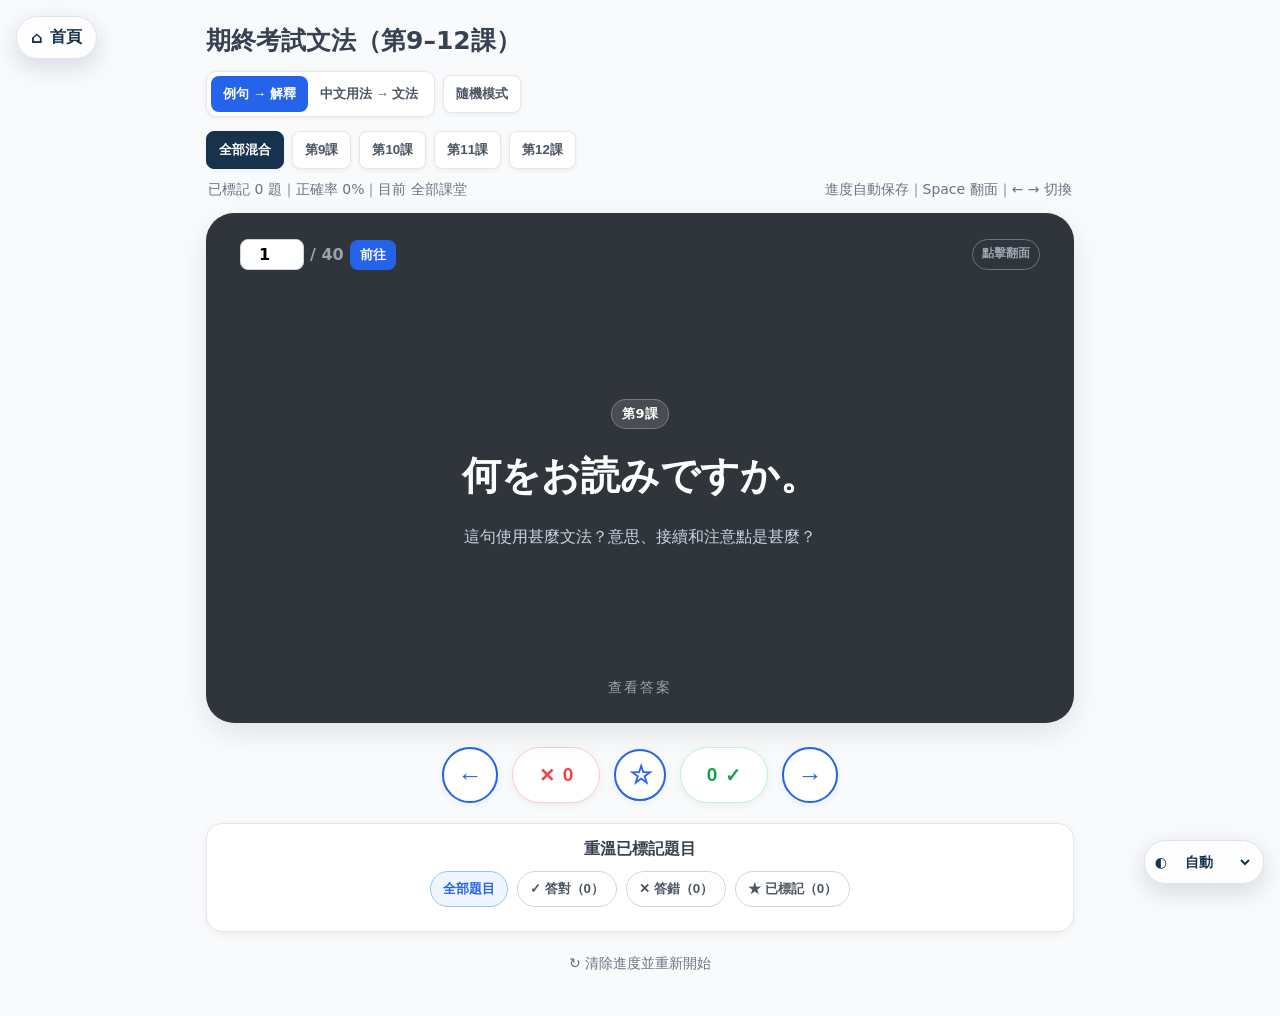
<file: japanese_grammar_flashcards.html>
<!DOCTYPE html>
<html lang="zh-HK">
<head>
<meta charset="UTF-8"><meta name="viewport" content="width=device-width, initial-scale=1.0">
<meta name="theme-color" content="#17324d"><meta name="apple-mobile-web-app-capable" content="yes"><meta name="apple-mobile-web-app-status-bar-style" content="default"><meta name="apple-mobile-web-app-title" content="JP Grammar">
<link rel="apple-touch-icon" sizes="180x180" href="apple-touch-icon.png"><link rel="icon" type="image/svg+xml" href="favicon.svg"><link rel="manifest" href="manifest.webmanifest">
<title>期終考試文法 Flashcards（第9–12課）</title>
<style>
:root{--blue:#2563eb;--purple:#7c3aed;--bg:#f8fafc;--text:#1f2937;--red:#ef4444;--green:#16a34a}
*{box-sizing:border-box} body{margin:0;font-family:system-ui,-apple-system,"Segoe UI","Noto Sans TC","Noto Sans JP",sans-serif;background:var(--bg);color:var(--text)}
.app{min-height:100vh;padding:24px 16px 42px;max-width:900px;margin:auto} .top{display:flex;justify-content:space-between;align-items:center;gap:14px;flex-wrap:wrap;margin-bottom:14px} h1{font-size:25px;margin:0;color:#374151}
.toolbar,.lesson-filter{display:flex;gap:8px;flex-wrap:wrap;align-items:center} .segment{display:flex;background:white;padding:4px;border:1px solid #e5e7eb;border-radius:10px;box-shadow:0 1px 4px #00000010}
.segment button,.small-btn,.lesson-btn{border:0;background:transparent;padding:9px 12px;border-radius:8px;font-weight:700;color:#4b5563;cursor:pointer} .segment button.active{background:var(--blue);color:white} .small-btn,.lesson-btn{background:white;border:1px solid #e5e7eb;box-shadow:0 1px 4px #00000010} .small-btn.active{background:#ede9fe;color:var(--purple);border-color:#c4b5fd} .lesson-btn.active{background:#17324d;color:white;border-color:#17324d}
.status{display:flex;justify-content:space-between;gap:10px;flex-wrap:wrap;color:#6b7280;font-size:14px;margin:12px 2px 14px} .card{min-height:510px;border-radius:28px;box-shadow:0 10px 28px #00000018;cursor:pointer;position:relative;overflow:hidden;transition:.2s} .card.front{background:#30343b;color:white} .card.back{background:white;border:1px solid #e5e7eb} .card-inner{min-height:510px;padding:26px 34px;display:flex;flex-direction:column}
.meta{display:flex;justify-content:space-between;gap:12px;color:#9ca3af;font-weight:700} .jump-box{display:flex;align-items:center;gap:6px} .jump-input{width:64px;padding:5px 7px;border:1px solid #cbd5e1;border-radius:8px;text-align:center;font:inherit} .jump-go{border:0;background:#2563eb;color:white;border-radius:8px;padding:6px 10px;font-weight:800;cursor:pointer} .badge{font-size:12px;border:1px solid #6b7280;border-radius:999px;padding:5px 9px;white-space:nowrap} .answer-badge{background:#eff6ff;color:var(--blue);border-color:#bfdbfe}
.center{flex:1;display:flex;align-items:center;justify-content:center;text-align:center} .question-wrap{width:100%;max-width:720px} .lesson-tag{display:inline-block;font-size:13px;font-weight:800;background:#ffffff1f;border:1px solid #ffffff42;border-radius:999px;padding:5px 10px;margin-bottom:18px} .question{font-size:clamp(25px,4vw,39px);line-height:1.5;font-weight:750;margin:0} .question-sub{margin-top:18px;color:#cbd5e1;font-size:16px;line-height:1.6} .hint{text-align:center;color:#9ca3af;letter-spacing:.16em;font-size:14px}
.answer{width:100%;max-width:740px;text-align:left;line-height:1.65} .grammar{font-size:clamp(29px,5vw,44px);font-weight:850;color:var(--blue);text-align:center;margin:4px 0 18px} .section{margin-top:15px} .label{font-size:13px;letter-spacing:.12em;font-weight:850;color:#64748b;margin-bottom:5px} .value{font-size:18px} .example{background:#eff6ff;border:1px solid #dbeafe;border-radius:14px;padding:15px;margin-top:14px} .jp{font-size:20px;font-weight:700;line-height:1.55}.grammar-focus{background:#fef08a;color:#713f12;border-radius:4px;padding:0 .08em;box-shadow:inset 0 -2px #eab308}.jp-reading{color:#2563eb;margin-top:6px;font-size:16px;line-height:1.55}.jp-reading span{font-weight:850}.zh{margin-top:6px;color:#4b5563} .note{background:#fff7ed;border:1px solid #fed7aa;border-radius:12px;padding:11px 13px;color:#9a3412}
.controls{display:grid;grid-template-columns:56px minmax(64px,88px) 52px minmax(64px,88px) 56px;justify-content:center;align-items:center;gap:14px;margin-top:24px} .btn{border:0;background:white;cursor:pointer;box-shadow:0 2px 8px #00000010;font-weight:800} .circle{width:56px;height:56px;border-radius:50%;border:2px solid var(--blue);color:var(--blue);font-size:25px} .score{height:56px;min-width:88px;border-radius:999px;font-size:19px;display:flex;align-items:center;justify-content:center;gap:8px} .bad{border:1px solid #fecaca;color:var(--red)} .good{border:1px solid #bbf7d0;color:var(--green)} .mark-btn{width:52px;height:52px;border-radius:50%;border:2px solid var(--blue);color:var(--blue);font-size:26px;background:white}.mark-btn.active{background:#fff7d6;border-color:#e5b84b;color:#b7791f}.mark-btn:focus-visible{outline:3px solid #93c5fd;outline-offset:3px}
.review-panel{margin-top:20px;background:white;border:1px solid #e5e7eb;border-radius:16px;padding:15px;box-shadow:0 2px 10px #0000000d} .review-title{font-weight:800;color:#374151;margin-bottom:11px;text-align:center} .review-actions{display:flex;justify-content:center;gap:9px;flex-wrap:wrap} .review-btn{border:1px solid #d1d5db;background:white;color:#4b5563;padding:8px 12px;border-radius:999px;font-weight:700;cursor:pointer} .review-btn.active{background:#eff6ff;color:#2563eb;border-color:#93c5fd} .review-btn.correct.active{background:#f0fdf4;color:#15803d;border-color:#86efac} .review-btn.incorrect.active{background:#fef2f2;color:#dc2626;border-color:#fca5a5}.review-btn.marked.active{background:#fff7d6;color:#9a6700;border-color:#e5b84b} .review-note{text-align:center;color:#6b7280;font-size:13px;margin-top:9px} .reset{display:block;margin:22px auto 0;border:0;background:transparent;color:#6b7280;cursor:pointer;font-size:14px}
.module-tabs{display:flex;gap:7px;overflow-x:auto;margin:0 0 15px;padding:5px;background:#fff;border:1px solid #e5e7eb;border-radius:14px}.module-tab{border:0;background:transparent;padding:10px 13px;border-radius:10px;white-space:nowrap;font-weight:800;color:#64748b;cursor:pointer;min-height:44px}.module-tab.active{background:#17324d;color:#fff}.written-shell{display:none}.written-shell.active{display:block}.written-panel{background:#fff;border:1px solid #e5e7eb;border-radius:22px;padding:20px;margin-top:14px;box-shadow:0 8px 24px #0000000d;overflow:hidden}.written-top,.written-nav,.written-actions,.written-stats{display:flex;align-items:center;justify-content:center;gap:9px;flex-wrap:wrap}.written-top{justify-content:space-between}.written-title{font-size:20px;font-weight:850;color:#17324d}.written-stats{margin:13px 0}.written-stat{background:#f1f5f9;border-radius:999px;padding:7px 10px;font-size:13px;font-weight:800}.written-sentence{font-size:clamp(21px,4vw,31px);font-weight:750;line-height:2.15;text-align:center;padding:24px 4px;overflow-wrap:anywhere}.blank-input,.verb-input{font:inherit;font-size:20px;min-width:62px;max-width:150px;width:clamp(62px,18vw,120px);border:0;border-bottom:3px solid #64748b;border-radius:7px 7px 0 0;background:#f8fafc;padding:7px;text-align:center;margin:0 4px;outline:none}.blank-input:focus,.verb-input:focus{border-color:#2563eb;background:#eff6ff}.verb-input{width:min(260px,70vw);max-width:260px}.verb-bank{background:#eff6ff;border:1px solid #bfdbfe;border-radius:14px;padding:13px;text-align:center;line-height:1.8}.verb-bank strong{display:block;color:#1e40af}.base-verb{display:inline-block;background:#f5f3ff;color:#6d28d9;border-radius:999px;padding:8px 13px;font-weight:850}.written-instruction{text-align:center;color:#475569;line-height:1.6;margin:13px 0}.written-feedback{margin-top:16px;border-radius:14px;padding:14px;line-height:1.65;overflow-wrap:anywhere}.written-feedback.ok{background:#f0fdf4;color:#166534}.written-feedback.bad{background:#fef2f2;color:#991b1b}.written-feedback.warn{background:#fff7ed;color:#9a3412}.written-details{margin-top:12px;text-align:left;color:#374151}.written-details p{margin:7px 0}.written-actions button,.written-nav button{min-height:46px}.written-nav{margin-top:18px}.written-nav .small-btn{min-width:105px}.written-review{margin-top:16px}.written-hint{margin-top:10px;color:#9a6700;text-align:center}.written-empty{text-align:center;padding:50px 10px;color:#64748b}.language-switch{margin-left:auto}.hidden{display:none!important}
@media(max-width:600px){.app{padding:16px 11px 28px} .card,.card-inner{min-height:540px} .card-inner{padding:20px 18px} .controls{gap:6px;grid-template-columns:52px minmax(58px,1fr) 48px minmax(58px,1fr) 52px}.controls button{min-width:0}.score{width:100%;font-size:17px}.mark-btn{width:48px;height:48px} .value{font-size:16px} .jp{font-size:18px}.jp-reading{font-size:15px}.written-panel{padding:14px 10px}.written-sentence{font-size:21px;line-height:2.35;padding:18px 0}.blank-input,.verb-input{font-size:16px;min-height:44px;max-width:105px;margin:3px 2px}.verb-input{max-width:220px;width:68vw}.written-top{justify-content:center}.written-title{width:100%;text-align:center}.written-nav{display:grid;grid-template-columns:1fr 1fr}.written-nav button{width:100%}.module-tabs{padding-right:20px}}
[data-theme="dark"] .example{background:#142238;border-color:#334155}[data-theme="dark"] .grammar-focus{background:#854d0e;color:#fef3c7;box-shadow:inset 0 -2px #facc15}[data-theme="dark"] .jp-reading{color:#93c5fd}[data-theme="dark"] .zh{color:#cbd5e1}
[data-theme="dark"] .module-tabs,[data-theme="dark"] .written-panel{background:#111c2e;color:#e5edf7;border-color:#334155;box-shadow:none}[data-theme="dark"] .module-tab{color:#b8c6d8}[data-theme="dark"] .module-tab.active{background:#2563eb;color:#fff}[data-theme="dark"] .written-title,[data-theme="dark"] .written-sentence{color:#f1f5f9}[data-theme="dark"] .written-instruction{color:#b8c6d8}[data-theme="dark"] .written-stat{background:#1e2b3f;color:#dce7f3}[data-theme="dark"] .blank-input,[data-theme="dark"] .verb-input{background:#0f1a2b;color:#f8fafc;border-color:#64748b}[data-theme="dark"] .blank-input:focus,[data-theme="dark"] .verb-input:focus{background:#172d50;border-color:#60a5fa}[data-theme="dark"] .verb-bank{background:#182b45;color:#eef4fb;border-color:#476686}[data-theme="dark"] .verb-bank strong{color:#93c5fd}[data-theme="dark"] .base-verb{background:#34255f;color:#ddd6fe}[data-theme="dark"] .written-details{color:inherit}[data-theme="dark"] .written-empty{color:#a9b8ca}

.home-fab{position:fixed;top:16px;left:16px;z-index:999;display:inline-flex;align-items:center;gap:8px;padding:10px 14px;border-radius:999px;background:rgba(255,255,255,.94);color:#17324d;border:1px solid #dbe4ee;text-decoration:none;font-weight:800;box-shadow:0 8px 24px rgba(15,23,42,.14);backdrop-filter:blur(10px);transition:.18s}
.home-fab:hover{transform:translateY(-2px);box-shadow:0 12px 28px rgba(15,23,42,.2)}
@media(max-width:600px){.home-fab{top:10px;left:10px;padding:9px 12px;font-size:14px}.app{padding-top:64px!important}}

</style><script src="theme.js"></script><script src="furigana.js"></script></head><body>
<a class="home-fab" href="index.html" aria-label="返回首頁">⌂ <span>首頁</span></a><div class="app">
<div class="top"><h1>期終考試文法（第9–12課）</h1></div>
<div id="flashcardMode"><div class="top"><div class="toolbar"><div class="segment"><button id="sentenceBtn">例句 → 解釋</button><button id="usageBtn">中文用法 → 文法</button></div><button id="shuffleBtn" class="small-btn">隨機模式</button></div></div>
<div class="lesson-filter"><button class="lesson-btn active" data-lesson="all">全部混合</button><button class="lesson-btn" data-lesson="9">第9課</button><button class="lesson-btn" data-lesson="10">第10課</button><button class="lesson-btn" data-lesson="11">第11課</button><button class="lesson-btn" data-lesson="12">第12課</button></div>
<div class="status"><span id="progressText"></span><span>進度自動保存｜Space 翻面｜← → 切換</span></div>
<div id="card" class="card front" role="button" tabindex="0"><div class="card-inner"><div class="meta"><div class="jump-box"><input id="jumpInput" class="jump-input" type="number" min="1" inputmode="numeric"><span>/ <span id="totalCount"></span></span><button id="jumpGoBtn" class="jump-go">前往</button></div><span id="sideBadge" class="badge">點擊翻面</span></div><div id="content" class="center"></div><div id="hint" class="hint">查看答案</div></div></div>
<div class="controls"><button class="btn circle" id="prevBtn">←</button><button class="btn score bad" id="wrongBtn">✕ <span id="wrongCount">0</span></button><button class="btn mark-btn" id="markBtn" data-no-swipe aria-label="標記題目" aria-pressed="false">☆</button><button class="btn score good" id="correctBtn"><span id="correctCount">0</span> ✓</button><button class="btn circle" id="nextBtn">→</button></div>
<div class="review-panel"><div class="review-title">重溫已標記題目</div><div class="review-actions"><button id="reviewAllBtn" class="review-btn active">全部題目</button><button id="reviewCorrectBtn" class="review-btn correct">✓ 答對</button><button id="reviewIncorrectBtn" class="review-btn incorrect">✕ 答錯</button><button id="reviewMarkedBtn" class="review-btn marked">★ 已標記</button></div><div id="reviewNote" class="review-note"></div></div><button class="reset" id="resetBtn">↻ 清除進度並重新開始</button></div>
</div><script>
const cards=[{"lesson": 9, "grammar": "お＋Vます形（去ます）＋です", "usage": "以尊敬語表達對方正在進行的動作、持續狀態，或按語境表示將來／剛完成的動作。", "example": "何をお読みですか。", "translation": "您在讀甚麼？", "connection": "お＋動詞ます形（去ます）＋です", "detail": "相當於「読んでいますか」的尊敬說法。常用來提高對方、上司或客人的動作。部分動詞有特殊尊敬語，不能只套用此形式。", "note": "例：お持ちです／お着きです／お帰りです。"}, {"lesson": 9, "grammar": "特殊尊敬語", "usage": "遇到行く、来る、食べる、着る、寝る、知っている等動詞時，使用固定的尊敬語。", "example": "先生はもうお見えですか。", "translation": "老師已經到了嗎？", "connection": "行く・いる・来る→おいでです／来る→お越しです・お見えです／食べる→お召し上がりです／着る→お召しです／寝る→お休みです／知っている→ご存じです", "detail": "這些是固定形式，考試常要求辨認或改寫。", "note": "「住んでいる」的尊敬語是「お住まいです」。"}, {"lesson": 9, "grammar": "～てもかまわない", "usage": "較鄭重地表示允許、認可；疑問句可用來請求允許。", "example": "ここに座ってもかまいませんか。", "translation": "我可以坐這裡嗎？", "connection": "Vて形／いAくて／なA・Nで＋もかまわない", "detail": "意思與「～てもいい」相近，但語氣較鄭重。也可表示某個選項同樣可以，例如「あしたでもかまいません」。", "note": "請求允許時常用「～てもかまいませんか」。"}, {"lesson": 9, "grammar": "AはBほど～ない", "usage": "比較兩者，表示 A 在某程度上不及 B。", "example": "中国は日本より広いが、ロシアほど広くはない。", "translation": "中國比日本大，但沒有俄羅斯那麼大。", "connection": "AはBほど＋いAくない／なAではない", "detail": "A、B 都具備同一特質，但 A 的程度低於 B。否定形式是重點。", "note": "不要誤寫成肯定句；「ほど」後面通常接否定。"}, {"lesson": 9, "grammar": "思ったほど～ない", "usage": "表示實際程度沒有原先想像、預期或考慮的那麼高。", "example": "料理は思ったほどおいしくなかった。", "translation": "菜餚沒有想像中那麼好吃。", "connection": "V普通形＋ほど＋否定", "detail": "「思ったほど」「考えていたほど」常作比較基準。", "note": "PDF 中「はど」屬排版／辨識問題，正確是「ほど」。"}, {"lesson": 9, "grammar": "～ほどではない", "usage": "表示程度尚未達到某個情況或標準。", "example": "まだコートを着るほどではない。", "translation": "還沒有冷到要穿大衣的程度。", "connection": "N／V普通形＋ほどではない", "detail": "可以省略前面比較句中的形容詞部分，直接表示「未到……程度」。", "note": "常用於程度判斷。"}, {"lesson": 9, "grammar": "～ほど～はない／いない", "usage": "表示沒有比某事物或人物更……，帶最高程度的比較。", "example": "田中さんほど仕事がよくできる人はいません。", "translation": "沒有比田中先生更能幹的人。", "connection": "Xほど＋形容詞修飾的N＋はない／いない", "detail": "物品通常用「ない」，人物通常用「いない」。", "note": "與「AはBほど～ない」不同：本句表示最高級。"}, {"lesson": 9, "grammar": "～ために／～ためだ（原因）", "usage": "以較正式、偏書面的方式表示原因或理由。", "example": "大雪が降ったために、空港が使えなくなりました。", "translation": "因為下了大雪，機場無法使用。", "connection": "V普通形／いA／なAな／Nの＋ために", "detail": "比「から／ので」鄭重，常見於新聞、報告和正式文章。先說結果時可用「YのはXためだ」。", "note": "「目的」的ために與此處的「原因」用法不同。"}, {"lesson": 9, "grammar": "～たら／～ば、…た（反事實）", "usage": "假設實際上沒有發生的情況，表達推測、遺憾或與現實相反的結果。", "example": "お金があれば、このパソコンが買えたのに。", "translation": "要是有錢，我就能買這台電腦了，可惜……。", "connection": "Vたら／Vば／いAかったら・ければ／なAだったら・なら＋過去結果", "detail": "句末常配「だろう」「のに」「んですが」等，顯示推測或遺憾。", "note": "要與一般條件「お金があったら、旅行します」區分。"}, {"lesson": 10, "grammar": "～はずだ", "usage": "根據計算、知識、證據或邏輯，表示說話人有強烈把握「應該……」。", "example": "2時に大阪を出発すれば、3時には着くはずだ。", "translation": "如果兩點從大阪出發，應該三點會到。", "connection": "V普通形／いA普通形／なAな／Nの＋はずだ", "detail": "不是單純猜測，而是有根據的判斷。「はず」可像名詞般使用，如「はずなのに」「そのはず」。", "note": "なA與名詞的接續容易出錯。"}, {"lesson": 10, "grammar": "～はずがない／はずはない", "usage": "根據依據作出強烈否定，表示不可能、沒有那種可能。", "example": "今日の試合は負けるはずがない。", "translation": "今天的比賽不可能輸。", "connection": "普通形＋はずがない／はずはない", "detail": "「そんなはずはない」常用來強烈否定對方說法，意思是「不可能是那樣」。", "note": "「おもしろくないはずはない」是雙重否定，表示不可能不好看。"}, {"lesson": 10, "grammar": "～はずだった", "usage": "表示本來預定、預料或理應如此，但實際結果不同。", "example": "旅行に行くはずだった。しかし、病気で行けなくなった。", "translation": "本來應該去旅行，但因為生病沒去成。", "connection": "普通形＋はずだった", "detail": "重點是原先安排或預期與現實不一致。", "note": "常與「しかし」「が」「のに」等轉折一起出現。"}, {"lesson": 10, "grammar": "～ことが／もある", "usage": "表示某情況有時、偶爾會發生。", "example": "このエレベーターは、たまに止まることがある。", "translation": "這部電梯偶爾會停下來。", "connection": "V辞書形／Vない形／いA／なAな／Nの＋ことが・もある", "detail": "「ことがある」與「こともある」基本意思相近。常配「ときどき」「たまに」。", "note": "不要與「Vたことがある」的經驗用法混淆。"}, {"lesson": 10, "grammar": "～た結果／～の結果", "usage": "表示經過某項動作、調查或討論後得到的結果。", "example": "調査した結果、この町の人口が減っていることがわかりました。", "translation": "調查結果顯示，這個城市的人口正在減少。", "connection": "Vた形／Nの＋結果", "detail": "偏書面語，也常用於新聞、報告和正式說明。", "note": "名詞可直接接「の結果」。"}, {"lesson": 10, "grammar": "～出す", "usage": "表示某動作突然或自然地開始。", "example": "急に雨が降り出した。", "translation": "突然下起雨來。", "connection": "Vます形去ます＋出す", "detail": "常見：泣き出す、動き出す、歩き出す。不能用於建議或請求開始做某事。", "note": "建議／請求要用「始める」，如「読み始めてください」。"}, {"lesson": 10, "grammar": "～始める・～終わる・～続ける", "usage": "表示動作開始、完成或持續。", "example": "5分間走り続けてください。", "translation": "請連續跑五分鐘。", "connection": "Vます形去ます＋始める／終わる／続ける", "detail": "可自由變化時態，例如「降り始めた」「書き終わる」「走り続けた」。", "note": "「～出す」偏突然開始；「～始める」可用於請求或建議。"}, {"lesson": 10, "grammar": "～忘れる", "usage": "表示忘記做某個動作。", "example": "塩を入れ忘れたので、おいしくない。", "translation": "因為忘了放鹽，所以不好吃。", "connection": "Vます形去ます＋忘れる", "detail": "焦點是本來應該做的動作沒有做。", "note": "例：持って来る→持って来忘れる並不自然，通常說「持って来るのを忘れる」。"}, {"lesson": 10, "grammar": "～合う", "usage": "表示多人或多個事物互相進行某個動作。", "example": "困ったときこそ助け合うことが大切だ。", "translation": "越是困難時，互相幫助越重要。", "connection": "Vます形去ます＋合う", "detail": "常見：話し合う、助け合う、認め合う。", "note": "主體通常是複數或具有互相關係。"}, {"lesson": 10, "grammar": "～換える", "usage": "表示更換、切換、轉乘或換一種方式。", "example": "電車からバスに乗り換えた。", "translation": "由電車轉乘巴士。", "connection": "Vます形去ます＋換える", "detail": "常見：入れ換える、切り換える、取り換える、言い換える。", "note": "不同動詞組合後意思會固定化，宜整個詞記憶。"}, {"lesson": 10, "grammar": "～ということになる", "usage": "綜合幾項資訊後，得出「也就是……／意味著……」的結論。", "example": "今夜カレーを食べれば、3日続けて食べたということになる。", "translation": "今晚再吃咖哩，就等於連續吃了三天。", "connection": "普通形＋ということになる", "detail": "不是單純決定，而是由條件或資料推導出的結論。", "note": "常見於計算、規則或條件推論。"}, {"lesson": 11, "grammar": "～てくる／～ていく（漸變）", "usage": "「～てくる」表示從過去逐漸變到現在；「～ていく」表示從現在逐漸變向未來。", "example": "だんだん春らしくなってきました。", "translation": "漸漸有春天的氣息了。", "connection": "Vて形＋くる／いく", "detail": "時間方向是重點：過去→現在用「てくる」，現在→未來用「ていく」。", "note": "不要與移動方向的「帰ってきた」混淆。"}, {"lesson": 11, "grammar": "～たら（どう）？", "usage": "向對方提出直接而自然的建議：「……怎麼樣？」", "example": "薬を飲んで、今日は早く寝たら？", "translation": "吃藥後，今天早點睡怎麼樣？", "connection": "Vた形＋ら（どう）？", "detail": "對下級、晚輩、家人或朋友較自然。更有禮貌可用「～たらいかがですか」。", "note": "語調過強時可能像命令，要留意關係。"}, {"lesson": 11, "grammar": "YよりXほうが～", "usage": "比較兩者，強調 X 比 Y 更符合某個性質或更好。", "example": "漢字は見て覚えるより、書いて覚えるほうが忘れにくい。", "translation": "比起看著記漢字，寫著記更不容易忘。", "connection": "Yより＋Xほうが＋形容／評價", "detail": "可用名詞、動詞、形容詞作比較。不是回答問句時，常有「其實反而是 X」的強調。", "note": "語序是「較差／基準 Y」在前，「較好／重點 X」在後。"}, {"lesson": 11, "grammar": "Nらしい（典型特徵）", "usage": "表示具有某名詞本來應有的特色、風格或典型特徵。", "example": "春らしい色のバッグですね。", "translation": "是很有春天氣息的手提包。", "connection": "N＋らしい＋N／N＋らしい", "detail": "可作定語或謂語。「あなたらしくない」表示不像你的作風。", "note": "這個用法不是傳聞。"}, {"lesson": 11, "grammar": "～らしい（傳聞／推量）", "usage": "表示從別人、報章等取得的消息，或根據跡象作出較有根據的推測。", "example": "新聞によると、中国で大きな地震があったらしい。", "translation": "據報章說，中國好像發生了大地震。", "connection": "V／いA普通形、なA／N（去だ）＋らしい", "detail": "可表示傳聞，也可從聲音、行為等推測。「Nらしい」典型特徵是另一個用法。", "note": "名詞與な形容詞前面不加「だ」。"}, {"lesson": 11, "grammar": "～として", "usage": "表示以某種資格、身份、立場或角度做事或被認識。", "example": "会社の代表として、新しい商品の説明をした。", "translation": "我以公司代表的身份介紹新產品。", "connection": "N＋として", "detail": "常譯作「作為……」「以……身份」。", "note": "「としては」可表示從某立場來看。"}, {"lesson": 11, "grammar": "～ずに（附帶情況／手段）", "usage": "表示不做某動作而進行另一動作，意思接近「～ないで」，較書面。", "example": "辞書を使わずに新聞を読めるようになりたい。", "translation": "我想不用字典也能看報紙。", "connection": "Vない形去ない＋ずに；する→せずに", "detail": "可表示附帶狀態或手段。", "note": "「する」是不規則形式「せずに」。"}, {"lesson": 11, "grammar": "～ず（原因／並列）", "usage": "較書面地表示因為沒有做某事而產生結果，或把否定與肯定兩項並列。", "example": "子どもの熱が下がらず、心配しました。", "translation": "孩子的燒沒有退，所以我很擔心。", "connection": "Vない形去ない＋ず；する→せず", "detail": "原因用法接近「～なくて」。並列時可表示「不做X，而做Y」。", "note": "有無「に」會影響用法：ずに多為附帶情況／手段。"}, {"lesson": 11, "grammar": "～ている（經驗／經歷）", "usage": "表示歷史上曾發生、累積至今的經驗，或過去經歷仍與現在有關。", "example": "この寺はいままで2回、火事で焼けている。", "translation": "這座寺院至今曾兩次被火燒毀。", "connection": "Vて形＋いる", "detail": "常與次數或期間詞一起使用。也可說某人過去有經歷，而該經歷解釋現在狀況。", "note": "不同於正在進行、結果狀態或習慣的「ている」。"}, {"lesson": 11, "grammar": "～なんかどう？", "usage": "舉出一個可考慮的例子，委婉提出建議，避免把意見強加給對方。", "example": "田中さんなんかいいと思うよ。", "translation": "我覺得田中先生之類的人選不錯。", "connection": "N＋なんかどう？／なんかいい", "detail": "比較正式可用「～などどうですか」。", "note": "口語色彩較強。"}, {"lesson": 12, "grammar": "～もの／もんだから", "usage": "說明個人原因，常帶辯解、解釋或為不理想結果找理由的語氣。", "example": "急いでいたものですから、かぎをかけるのを忘れました。", "translation": "因為太匆忙，所以忘了鎖門。", "connection": "普通形＋もの／もんだから；N・なA＋なものだから", "detail": "不適合單純客觀的因果；客觀原因宜用「から／ので」。「もんだから」較口語。", "note": "常與道歉或說明失誤一起出現。"}, {"lesson": 12, "grammar": "間接被動（自動詞）", "usage": "表示別人的動作或自然現象令說話人受影響、受困擾或受損。", "example": "わたしは雨に降られて、ぬれてしまった。", "translation": "我被雨淋濕了。", "connection": "受影響者は＋原因者／現象に＋自動詞被動形", "detail": "即「迷惑の受身」。自動詞本來沒有直接賓語，但可用被動表達受害感。", "note": "如「父に死なれた」不是父親被殺，而是父親去世令自己受影響。"}, {"lesson": 12, "grammar": "間接被動（他動詞）", "usage": "別人做了某事，令主語受到困擾或損害；焦點不是物件本身，而是受影響的人。", "example": "私は隣の人に家の前にごみを捨てられて困っています。", "translation": "鄰居在我家門前丟垃圾，令我很困擾。", "connection": "受影響者は＋行為者に＋對象を＋他動詞被動形", "detail": "即使直接受影響的物件不是主語，也可用此形式表達受害。", "note": "與普通直接被動不同，常包含負面感受。"}, {"lesson": 12, "grammar": "～たり～たり（交替／多樣）", "usage": "列舉代表性動作，或表示相反狀態反覆、交替出現；也可列舉形容詞或名詞。", "example": "映画を見て、笑ったり泣いたりしました。", "translation": "看電影時一會兒笑、一會兒哭。", "connection": "Vたり／いAかったり／なA・Nだったり＋する", "detail": "第12課重點是交替、反覆和多樣，而不只初級的動作列舉。", "note": "句尾通常要有「する／です」等。"}, {"lesson": 12, "grammar": "～っぱなし", "usage": "做了某動作後，沒有進行本應做的後續處理，讓不理想狀態一直維持。", "example": "ドアが開けっぱなしだよ。早く閉めなさい。", "translation": "門一直開著，快關上。", "connection": "Vます形去ます＋っぱなし", "detail": "多帶責備或負面評價，例如放著不收、開著不關。", "note": "與「たまま」相比，「っぱなし」更強調疏忽和不應持續。"}, {"lesson": 12, "grammar": "～おかげで／おかげだ", "usage": "由於某人或某事的幫助、條件，產生好結果；表示「多虧……」。", "example": "先生のおかげで、研修を受けられることになった。", "translation": "多虧老師，我才有機會接受進修。", "connection": "普通形＋おかげで；なAな／Nの＋おかげで", "detail": "結果通常是正面的，也可直接說「皆様のおかげです」。", "note": "用於人時常帶感謝。"}, {"lesson": 12, "grammar": "～せいで／せいだ", "usage": "表示由於某原因而產生不良結果，帶責怪或負面評價。", "example": "事故のせいで、授業に遅れてしまった。", "translation": "都因為事故，所以上課遲到了。", "connection": "普通形＋せいで；なAな／Nの＋せいで", "detail": "與「おかげで」相反，結果通常不理想。", "note": "對人使用時可能顯得責備很強。"}, {"lesson": 12, "grammar": "～みたいだ（推量）", "usage": "根據眼前狀況作出較口語的判斷，表示「好像……」。", "example": "田中さんはお酒を飲んだみたいです。顔が赤いです。", "translation": "田中先生好像喝了酒，臉很紅。", "connection": "普通形＋みたいだ；なA・N去だ＋みたいだ", "detail": "與「ようだ」意思相近，但「ようだ」較正式、較書面。", "note": "名詞與な形容詞前不加「だ」。"}, {"lesson": 12, "grammar": "どちらかといえば、～ほうだ", "usage": "表示嚴格來說未必完全如此，但相對而言較傾向某一方。", "example": "この店はどちらかといえば、安いほうです。", "translation": "這家店相對來說算是便宜的。", "connection": "どちらかといえば＋普通形＋ほうだ", "detail": "常譯為「比較來說」「算是……的一類」。", "note": "不是絕對判斷，而是相對傾向。"}, {"lesson": 12, "grammar": "～ます／ませんように", "usage": "表達願望、祝福或祈禱，希望某事發生或不要發生。", "example": "どうか大きな地震が起きませんように。", "translation": "希望不要發生大地震。", "connection": "V完整禮貌形（～ます／～ません）＋ように", "detail": "常與「どうか」「どうぞ」一起使用，可用於自言自語祈願或向他人祝福。這裡的「ます」是完整述語，不是去掉「ます」後的動詞詞幹。", "note": "例：合格しますように／風邪をひかれませんように。"}]; const KEY='jp_grammar_09_12_v1';
const classroomExamples=new Map([
 ['お＋Vます形（去ます）＋です','課堂練習例：先生はもうお帰りです。'],
 ['AはBほど～ない','課堂練習例：この町は前ほどにぎやかではありません。'],
 ['～ために／～ためだ（原因）','課堂練習例：大雪のため、電車が止まりました。'],
 ['～はずだった','課堂練習例：昨日届くはずだった荷物が、まだ来ません。'],
 ['～ことが／もある','課堂練習例：忙しくて、朝ご飯を食べないことがあります。'],
 ['～たら（どう）？','課堂練習例：野菜を小さく切ったらどう？'],
 ['～ずに（附帶情況／手段）','課堂練習例：傘を持たずに出かけました。'],
 ['～もの／もんだから','課堂練習例：電車が遅れたものですから、遅刻しました。'],
 ['～っぱなし','課堂練習例：テレビをつけっぱなしで寝てしまいました。'],
 ['～おかげで／おかげだ','課堂練習例：先生に教えていただいたおかげで、合格できました。'],
 ['～せいで／せいだ','課堂練習例：工事の音のせいで、眠れませんでした。']
]);
cards.forEach(card=>{const extra=classroomExamples.get(card.grammar);if(extra){if(!card.note.includes(extra))card.note=`${card.note} ${extra}`;card.sourceReferences=[...(card.sourceReferences||[]),'課堂練習']}});
const exampleReadings=new Map([
["何をお読みですか。","なにを およみですか。"],
["先生はもうお見えですか。","せんせいは もう おみえですか。"],
["ここに座ってもかまいませんか。","ここに すわっても かまいませんか。"],
["中国は日本より広いが、ロシアほど広くはない。","ちゅうごくは にほんより ひろいが、ロシアほど ひろくは ない。"],
["料理は思ったほどおいしくなかった。","りょうりは おもったほど おいしくなかった。"],
["まだコートを着るほどではない。","まだ コートを きるほどでは ない。"],
["田中さんほど仕事がよくできる人はいません。","たなかさんほど しごとが よく できる ひとは いません。"],
["大雪が降ったために、空港が使えなくなりました。","おおゆきが ふったために、くうこうが つかえなく なりました。"],
["お金があれば、このパソコンが買えたのに。","おかねが あれば、この パソコンが かえたのに。"],
["2時に大阪を出発すれば、3時には着くはずだ。","にじに おおさかを しゅっぱつすれば、さんじには つく はずだ。"],
["今日の試合は負けるはずがない。","きょうの しあいは まける はずが ない。"],
["旅行に行くはずだった。しかし、病気で行けなくなった。","りょこうに いく はずだった。しかし、びょうきで いけなく なった。"],
["このエレベーターは、たまに止まることがある。","この エレベーターは、たまに とまる ことが ある。"],
["調査した結果、この町の人口が減っていることがわかりました。","ちょうさした けっか、この まちの じんこうが へっている ことが わかりました。"],
["急に雨が降り出した。","きゅうに あめが ふりだした。"],
["5分間走り続けてください。","ごふんかん はしりつづけて ください。"],
["塩を入れ忘れたので、おいしくない。","しおを いれわすれたので、おいしくない。"],
["困ったときこそ助け合うことが大切だ。","こまった ときこそ たすけあう ことが たいせつだ。"],
["電車からバスに乗り換えた。","でんしゃから バスに のりかえた。"],
["今夜カレーを食べれば、3日続けて食べたということになる。","こんや カレーを たべれば、みっか つづけて たべた という ことに なる。"],
["だんだん春らしくなってきました。","だんだん はるらしく なってきました。"],
["薬を飲んで、今日は早く寝たら？","くすりを のんで、きょうは はやく ねたら？"],
["漢字は見て覚えるより、書いて覚えるほうが忘れにくい。","かんじは みて おぼえるより、かいて おぼえる ほうが わすれにくい。"],
["春らしい色のバッグですね。","はるらしい いろの バッグですね。"],
["新聞によると、中国で大きな地震があったらしい。","しんぶんに よると、ちゅうごくで おおきな じしんが あったらしい。"],
["会社の代表として、新しい商品の説明をした。","かいしゃの だいひょうとして、あたらしい しょうひんの せつめいを した。"],
["辞書を使わずに新聞を読めるようになりたい。","じしょを つかわずに しんぶんを よめる ように なりたい。"],
["子どもの熱が下がらず、心配しました。","こどもの ねつが さがらず、しんぱいしました。"],
["この寺はいままで2回、火事で焼けている。","この てらは いままで にかい、かじで やけている。"],
["田中さんなんかいいと思うよ。","たなかさんなんか いいと おもうよ。"],
["急いでいたものですから、かぎをかけるのを忘れました。","いそいでいた ものですから、かぎを かけるのを わすれました。"],
["わたしは雨に降られて、ぬれてしまった。","わたしは あめに ふられて、ぬれてしまった。"],
["私は隣の人に家の前にごみを捨てられて困っています。","わたしは となりの ひとに いえの まえに ごみを すてられて こまっています。"],
["映画を見て、笑ったり泣いたりしました。","えいがを みて、わらったり ないたり しました。"],
["ドアが開けっぱなしだよ。早く閉めなさい。","ドアが あけっぱなしだよ。はやく しめなさい。"],
["先生のおかげで、研修を受けられることになった。","せんせいの おかげで、けんしゅうを うけられる ことに なった。"],
["事故のせいで、授業に遅れてしまった。","じこの せいで、じゅぎょうに おくれてしまった。"],
["田中さんはお酒を飲んだみたいです。顔が赤いです。","たなかさんは おさけを のんだ みたいです。かおが あかいです。"],
["この店はどちらかといえば、安いほうです。","この みせは どちらかと いえば、やすい ほうです。"],
["どうか大きな地震が起きませんように。","どうか おおきな じしんが おきません ように。"]
]);
const grammarHighlights=new Map([
["何をお読みですか。",["お読みです"]],
["先生はもうお見えですか。",["お見えです"]],
["ここに座ってもかまいませんか。",["てもかまいません"]],
["中国は日本より広いが、ロシアほど広くはない。",["ほど","広くはない"]],
["料理は思ったほどおいしくなかった。",["思ったほど","なかった"]],
["まだコートを着るほどではない。",["ほどではない"]],
["田中さんほど仕事がよくできる人はいません。",["ほど","いません"]],
["大雪が降ったために、空港が使えなくなりました。",["ために"]],
["お金があれば、このパソコンが買えたのに。",["あれば","買えた"]],
["2時に大阪を出発すれば、3時には着くはずだ。",["はずだ"]],
["今日の試合は負けるはずがない。",["はずがない"]],
["旅行に行くはずだった。しかし、病気で行けなくなった。",["はずだった"]],
["このエレベーターは、たまに止まることがある。",["ことがある"]],
["調査した結果、この町の人口が減っていることがわかりました。",["結果"]],
["急に雨が降り出した。",["降り出した"]],
["5分間走り続けてください。",["走り続けて"]],
["塩を入れ忘れたので、おいしくない。",["入れ忘れた"]],
["困ったときこそ助け合うことが大切だ。",["助け合う"]],
["電車からバスに乗り換えた。",["乗り換えた"]],
["今夜カレーを食べれば、3日続けて食べたということになる。",["食べたということになる"]],
["だんだん春らしくなってきました。",["なってきました"]],
["薬を飲んで、今日は早く寝たら？",["たら"]],
["漢字は見て覚えるより、書いて覚えるほうが忘れにくい。",["より","ほうが"]],
["春らしい色のバッグですね。",["らしい"]],
["新聞によると、中国で大きな地震があったらしい。",["らしい"]],
["会社の代表として、新しい商品の説明をした。",["として"]],
["辞書を使わずに新聞を読めるようになりたい。",["ずに"]],
["子どもの熱が下がらず、心配しました。",["ず"]],
["この寺はいままで2回、火事で焼けている。",["ている"]],
["田中さんなんかいいと思うよ。",["なんか"]],
["急いでいたものですから、かぎをかけるのを忘れました。",["ものですから"]],
["わたしは雨に降られて、ぬれてしまった。",["降られて"]],
["私は隣の人に家の前にごみを捨てられて困っています。",["捨てられて"]],
["映画を見て、笑ったり泣いたりしました。",["笑ったり","泣いたり"]],
["ドアが開けっぱなしだよ。早く閉めなさい。",["開けっぱなし"]],
["先生のおかげで、研修を受けられることになった。",["おかげで"]],
["事故のせいで、授業に遅れてしまった。",["せいで"]],
["田中さんはお酒を飲んだみたいです。顔が赤いです。",["みたいです"]],
["この店はどちらかといえば、安いほうです。",["どちらかといえば","ほうです"]],
["どうか大きな地震が起きませんように。",["ませんように"]]
]);
let state={order:cards.map((_,i)=>i),pos:0,flipped:false,mode:'sentence',shuffle:false,lesson:'all',statuses:{},marked:{},retainedMarkedIndex:null,review:'all'};
try{const s=JSON.parse(localStorage.getItem(KEY));if(s)state={...state,...s,flipped:false}}catch(_e){}
const deepLinkParams=new URLSearchParams(location.search),deepLinkGrammar=deepLinkParams.get('grammar'),deepLinkCard=Number(deepLinkParams.get('card')),deepLinkIndex=deepLinkGrammar?cards.findIndex(item=>item.grammar===deepLinkGrammar):deepLinkCard;if(Number.isInteger(deepLinkIndex)&&deepLinkIndex>=0&&deepLinkIndex<cards.length){state.order=cards.map((_,i)=>i);state.pos=deepLinkIndex;state.lesson='all';state.review='all';state.shuffle=false;state.flipped=deepLinkParams.get('side')==='back'}
const $=id=>document.getElementById(id); const esc=s=>String(s).replace(/[&<>"']/g,c=>({'&':'&amp;','<':'&lt;','>':'&gt;','"':'&quot;',"'":'&#39;'}[c]));
const escapeRegExp=s=>String(s).replace(/[.*+?^${}()|[\]\\]/g,'\\$&');
function highlightedExample(item){const text=String(item.example),terms=[...new Set(grammarHighlights.get(item.example)||[])].filter(Boolean).sort((a,b)=>b.length-a.length);if(!terms.length)return esc(text);const pattern=new RegExp(terms.map(escapeRegExp).join('|'),'g');let output='',last=0;text.replace(pattern,(match,offset)=>{output+=esc(text.slice(last,offset))+`<mark class="grammar-focus">${esc(match)}</mark>`;last=offset+match.length;return match});return output+esc(text.slice(last))}
function baseIndices(){return state.order.filter(i=>state.lesson==='all'||cards[i].lesson===Number(state.lesson))}
function visible(){let a=baseIndices();if(state.review==='correct')a=a.filter(i=>state.statuses[i]==='correct');if(state.review==='incorrect')a=a.filter(i=>state.statuses[i]==='incorrect');if(state.review==='marked'){a=a.filter(i=>state.marked[i]);if(state.retainedMarkedIndex!=null&&!a.includes(state.retainedMarkedIndex))a.splice(Math.min(state.pos,a.length),0,state.retainedMarkedIndex)}return a}
function save(){localStorage.setItem(KEY,JSON.stringify({...state,flipped:false}))}
function currentIndex(){const a=visible();return a.length?a[Math.min(state.pos,a.length-1)]:null}
function render(){const a=visible();if(!Number.isInteger(state.pos)||state.pos<0||(a.length&&state.pos>=a.length))state.pos=0;const idx=currentIndex();const item=idx===null?null:cards[idx];
$('jumpInput').value=a.length?state.pos+1:'';$('jumpInput').max=Math.max(1,a.length);$('totalCount').textContent=a.length;
const vals=Object.values(state.statuses),c=vals.filter(x=>x==='correct').length,w=vals.filter(x=>x==='incorrect').length,mc=Object.values(state.marked).filter(Boolean).length;$('correctCount').textContent=c;$('wrongCount').textContent=w;const done=c+w;$('progressText').textContent=`已標記 ${done} 題｜正確率 ${done?Math.round(c/done*100):0}%｜目前 ${state.lesson==='all'?'全部課堂':'第'+state.lesson+'課'}`;
$('sentenceBtn').classList.toggle('active',state.mode==='sentence');$('usageBtn').classList.toggle('active',state.mode==='usage');$('shuffleBtn').classList.toggle('active',state.shuffle);$('shuffleBtn').textContent=state.shuffle?'隨機模式：開':'隨機模式';document.querySelectorAll('.lesson-btn').forEach(b=>b.classList.toggle('active',b.dataset.lesson===String(state.lesson)));
$('reviewAllBtn').classList.toggle('active',state.review==='all');$('reviewCorrectBtn').classList.toggle('active',state.review==='correct');$('reviewMarkedBtn').classList.toggle('active',state.review==='marked');$('reviewIncorrectBtn').classList.toggle('active',state.review==='incorrect');$('reviewCorrectBtn').textContent=`✓ 答對（${c}）`;$('reviewMarkedBtn').textContent=`★ 已標記（${mc}）`;$('reviewIncorrectBtn').textContent=`✕ 答錯（${w}）`;$('reviewNote').textContent=a.length?'':state.review==='marked'?'暫時沒有已標記題目。':'這個分類暫時沒有題目。';const isMarked=idx!==null&&!!state.marked[idx];$('markBtn').textContent=isMarked?'★':'☆';$('markBtn').classList.toggle('active',isMarked);$('markBtn').setAttribute('aria-pressed',String(isMarked));
const card=$('card'),content=$('content'),badge=$('sideBadge'),hint=$('hint');card.className='card '+(state.flipped?'back':'front');badge.textContent=state.flipped?'詳細解釋':'點擊翻面';badge.className='badge'+(state.flipped?' answer-badge':'');hint.style.display=state.flipped?'none':'block';
if(!item){content.innerHTML='<div class="question-wrap"><p class="question">這個分類暫時沒有題目。</p></div>';save();return}
if(!state.flipped){if(state.mode==='sentence')content.innerHTML=`<div class="question-wrap"><div class="lesson-tag">第${item.lesson}課</div><p class="question">${esc(item.example)}</p><div class="question-sub">這句使用甚麼文法？意思、接續和注意點是甚麼？</div></div>`;else content.innerHTML=`<div class="question-wrap"><div class="lesson-tag">第${item.lesson}課</div><p class="question">${esc(item.usage)}</p><div class="question-sub">應該使用哪個日文文法？請想出一個例句。</div></div>`}
else{content.innerHTML=`<div class="answer"><div class="grammar" lang="ja">${esc(item.grammar)}</div><div class="section"><div class="label">中文用法</div><div class="value">${esc(item.usage)}</div></div><div class="section"><div class="label">接續</div><div class="value" lang="ja">${esc(item.connection)}</div></div><div class="example"><div class="jp" lang="ja">${highlightedExample(item)}</div><div class="jp-reading"><span>ひらがな：</span>${esc(exampleReadings.get(item.example)||"")}</div><div class="zh">${esc(item.translation)}</div></div><div class="section"><div class="label">詳細解釋</div><div class="value">${esc(item.detail)}</div></div><div class="section note">💡 ${esc(item.note)}</div></div>`;Furigana.apply(content)} save()}
function move(n){state.retainedMarkedIndex=null;const a=visible();state.flipped=false;if(a.length)state.pos=(state.pos+n+a.length)%a.length;render()}
function reshuffle(){state.order=cards.map((_,i)=>i);for(let i=state.order.length-1;i>0;i--){const j=Math.floor(Math.random()*(i+1));[state.order[i],state.order[j]]=[state.order[j],state.order[i]]}state.pos=0}
function mark(v){const idx=currentIndex();if(idx===null)return;state.statuses[idx]=v;save();move(1)}
$('card').onclick=()=>{state.flipped=!state.flipped;render()};$('card').onkeydown=e=>{if(e.key==='Enter'||e.key===' '){e.preventDefault();state.flipped=!state.flipped;render()}};$('nextBtn').onclick=()=>move(1);$('prevBtn').onclick=()=>move(-1);$('markBtn').onclick=()=>{const idx=currentIndex();if(idx===null)return;state.marked[idx]=!state.marked[idx];state.retainedMarkedIndex=state.review==='marked'&&!state.marked[idx]?idx:null;save();render()};setupFlashcardSwipe({element:$('card'),onSwipeLeft:()=>move(1),onSwipeRight:()=>move(-1)});$('correctBtn').onclick=()=>mark('correct');$('wrongBtn').onclick=()=>mark('incorrect');
$('sentenceBtn').onclick=()=>{state.mode='sentence';state.flipped=false;render()};$('usageBtn').onclick=()=>{state.mode='usage';state.flipped=false;render()};$('shuffleBtn').onclick=()=>{state.shuffle=!state.shuffle;state.order=cards.map((_,i)=>i);if(state.shuffle)reshuffle();state.pos=0;state.flipped=false;render()};
document.querySelectorAll('.lesson-btn').forEach(b=>b.onclick=()=>{state.lesson=b.dataset.lesson;state.retainedMarkedIndex=null;state.pos=0;state.flipped=false;render()});function setReview(v){state.review=v;state.retainedMarkedIndex=null;state.pos=0;state.flipped=false;render()}$('reviewAllBtn').onclick=()=>setReview('all');$('reviewCorrectBtn').onclick=()=>setReview('correct');$('reviewMarkedBtn').onclick=()=>setReview('marked');$('reviewIncorrectBtn').onclick=()=>setReview('incorrect');
function jump(){state.retainedMarkedIndex=null;const a=visible(),n=parseInt($('jumpInput').value,10);if(!a.length)return;if(!Number.isFinite(n)||n<1||n>a.length){alert(`請輸入 1 至 ${a.length} 之間的數字。`);return}state.pos=n-1;state.flipped=false;render()}$('jumpGoBtn').onclick=jump;$('jumpInput').onkeydown=e=>{if(e.key==='Enter'){e.preventDefault();jump()}};
$('resetBtn').onclick=()=>{if(!confirm('確定要清除所有文法答題進度嗎？'))return;const keptMarks=state.marked;state={order:cards.map((_,i)=>i),pos:0,flipped:false,mode:'sentence',shuffle:false,lesson:'all',statuses:{},marked:keptMarks,retainedMarkedIndex:null,review:'all'};save();render()};
document.addEventListener('keydown',e=>{const t=document.activeElement?.tagName,control=['INPUT','BUTTON','TEXTAREA','SELECT'].includes(t);if(e.key==='ArrowRight'&&!control)move(1);else if(e.key==='ArrowLeft'&&!control)move(-1);else if((e.key===' '||e.code==='Space')&&!control){e.preventDefault();state.flipped=!state.flipped;render()}});render();
</script></body></html>
</file>
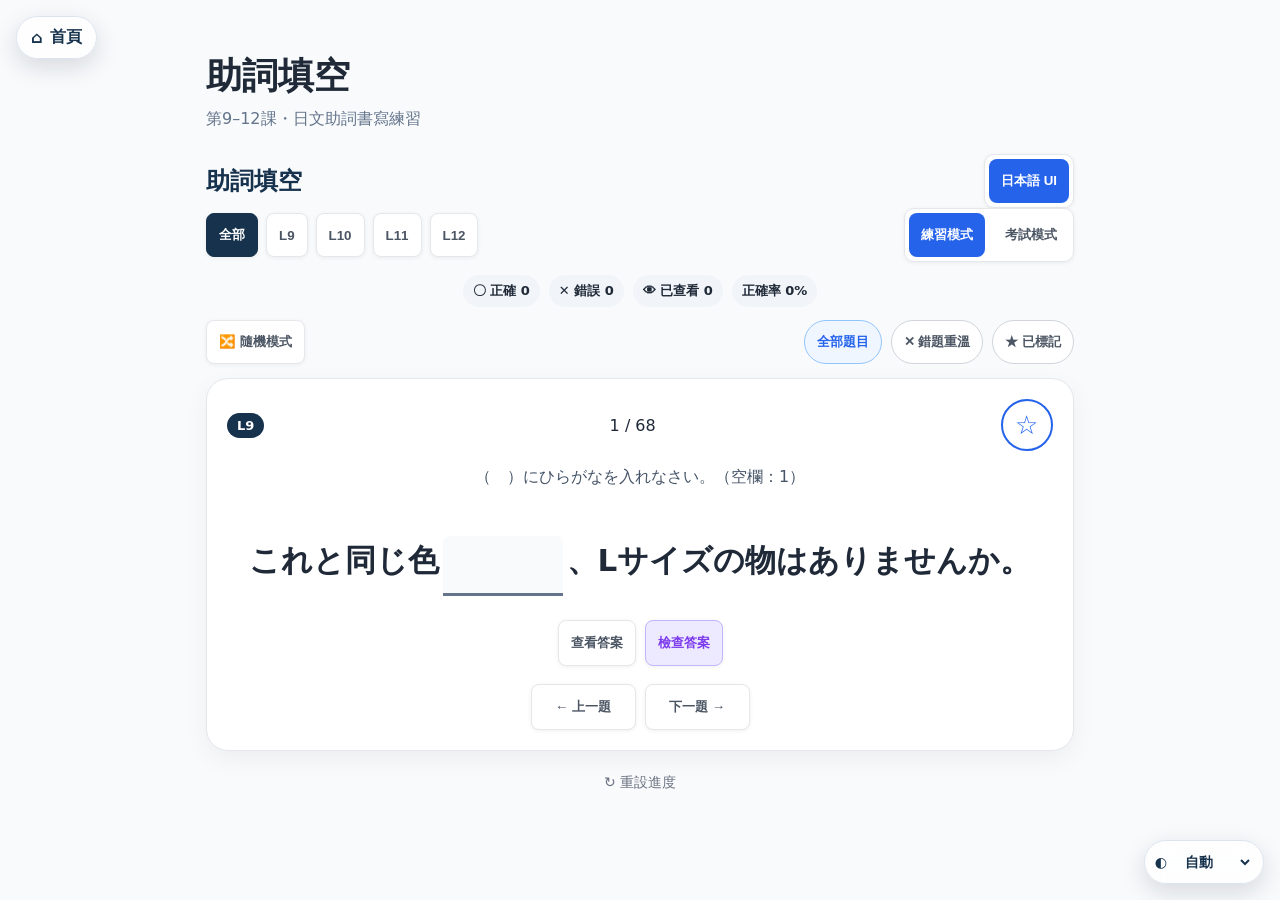
<file: japanese_particle_written.html>
<!DOCTYPE html>
<html lang="zh-HK"><head><meta charset="UTF-8"><meta name="viewport" content="width=device-width,initial-scale=1.0"><meta name="theme-color" content="#17324d"><link rel="apple-touch-icon" href="apple-touch-icon.png"><link rel="icon" href="favicon.svg"><link rel="manifest" href="manifest.webmanifest"><title>助詞填空｜Japanese Study Mini Apps</title><link rel="stylesheet" href="grammar_written_modes.css"><script src="theme.js"></script><script src="furigana.js"></script><script src="grammar_particle_written_data.js"></script><script src="grammar_verb_written_data.js"></script><script src="grammar_written_translations.js"></script></head><body data-written-mode="particle-written"><a class="home-fab" href="index.html" aria-label="返回首頁">⌂ <span>首頁</span></a><main class="app"><h1>助詞填空</h1><p class="subtitle">第9–12課・日文助詞書寫練習</p><section id="writtenMode" class="written-shell" aria-live="polite"></section></main><script src="grammar_written_modes.js"></script></body></html>
</file>
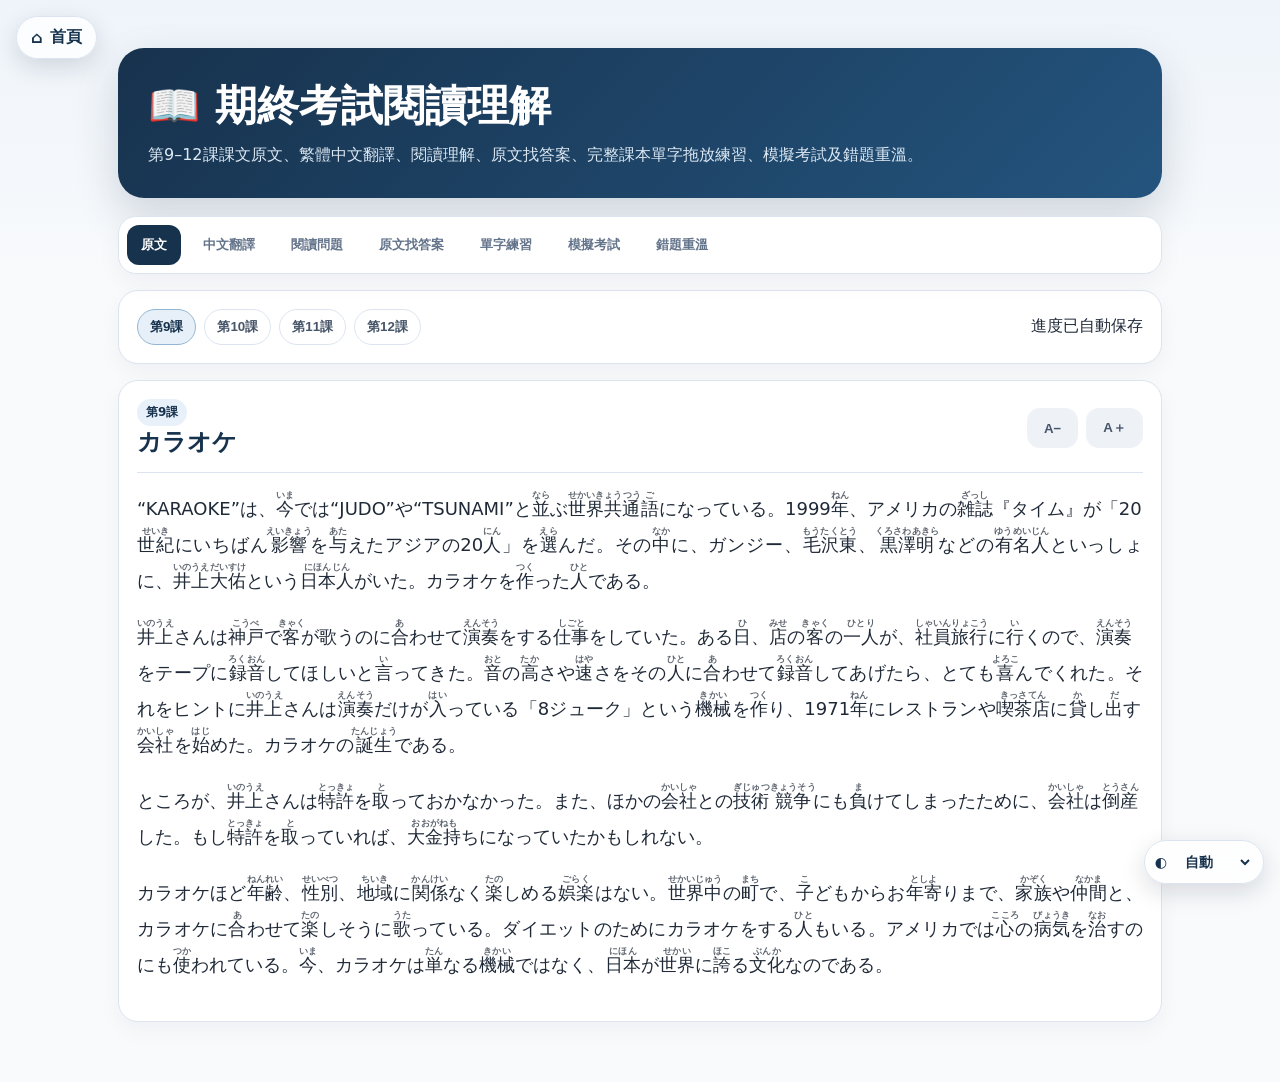
<file: japanese_reading_comprehension.html>
<!DOCTYPE html><html lang="zh-HK"><head><meta charset="UTF-8"><meta name="viewport" content="width=device-width,initial-scale=1.0"><meta name="theme-color" content="#17324d"><title>期終考試閱讀理解</title>
<style>
*{box-sizing:border-box}:root{--navy:#17324d;--blue:#2563eb;--ink:#1f2937;--muted:#64748b;--line:#dce5ef;--green:#167353;--red:#b83242}
body{margin:0;font-family:system-ui,-apple-system,"Segoe UI","Noto Sans TC","Noto Sans JP",sans-serif;background:linear-gradient(180deg,#eef4fa,#f8fafc 270px);color:var(--ink)}
.home-fab{position:fixed;top:16px;left:16px;z-index:50;display:inline-flex;align-items:center;gap:8px;padding:10px 14px;border-radius:999px;background:#fffffff2;color:var(--navy);border:1px solid #dbe4ee;text-decoration:none;font-weight:800;box-shadow:0 8px 24px #0f172a24;backdrop-filter:blur(10px)}
.app{max-width:1080px;margin:auto;padding:48px 18px 60px}.hero{padding:30px;border-radius:26px;background:linear-gradient(135deg,#17324d,#24547e);color:#fff;box-shadow:0 18px 44px #17324d2e}.hero h1{font-size:clamp(28px,5vw,42px);margin:0 0 8px}.hero p{margin:0;color:#dce8f3;line-height:1.6}
.tabs{display:flex;gap:8px;overflow-x:auto;padding:8px;margin-top:18px;background:#fff;border:1px solid var(--line);border-radius:18px;position:sticky;top:10px;z-index:20;box-shadow:0 8px 24px #0f172a0c}.tab{white-space:nowrap;border:0;background:transparent;color:#64748b;padding:11px 14px;border-radius:12px;font-weight:800;cursor:pointer}.tab.active{background:var(--navy);color:#fff}
.toolbar,.panel{background:#fff;border:1px solid var(--line);border-radius:20px;padding:18px;margin-top:16px;box-shadow:0 8px 22px #0f172a0b}.toolbar{display:flex;justify-content:space-between;align-items:center;gap:12px;flex-wrap:wrap}.chips{display:flex;gap:8px;flex-wrap:wrap}.chip{border:1px solid var(--line);background:#fff;padding:8px 12px;border-radius:999px;font-weight:800;color:#475569;cursor:pointer}.chip.active{background:#e7f0f8;color:var(--navy);border-color:#94b6d2}
.titlebar{display:flex;justify-content:space-between;align-items:center;gap:10px;border-bottom:1px solid var(--line);padding-bottom:14px;margin-bottom:18px}.titlebar h2{margin:0;color:var(--navy)}.badge{display:inline-flex;padding:5px 9px;border-radius:999px;background:#e8f1fa;color:var(--navy);font-size:12px;font-weight:850}
.essay{font-size:18px;line-height:2;text-align:justify}.para{margin:0 0 20px}.speaker{font-weight:850;color:var(--navy)}
.control{display:flex;gap:8px;flex-wrap:wrap}.btn{border:0;border-radius:13px;padding:11px 17px;font-weight:850;cursor:pointer}.primary{background:var(--blue);color:#fff}.secondary{background:#eef2f7;color:#475569}.good{background:#e6f7ef;color:var(--green)}.bad{background:#fff0f2;color:var(--red)}
.qa{max-width:780px;margin:auto;min-height:470px;display:flex;flex-direction:column}.progress{display:flex;justify-content:space-between;color:#64748b;font-weight:800}.question{flex:1;display:flex;flex-direction:column;justify-content:center}.question h3{font-size:clamp(21px,4vw,29px);line-height:1.55;color:var(--navy)}.choice{display:block;width:100%;text-align:left;border:1px solid var(--line);background:#fff;padding:14px;border-radius:13px;margin:9px 0;font-size:17px;cursor:pointer}.choice:hover{background:#f8fafc}.choice.correct{background:#e8f8f0;border-color:#8bcbae}.choice.wrong{background:#fff0f2;border-color:#e6a1aa}.feedback{padding:13px 15px;border-radius:13px;margin-top:13px;line-height:1.6}.ok{background:#e8f8f0;color:#126447}.no{background:#fff0f2;color:#982534}
.summary-table{width:100%;border-collapse:collapse;margin-top:18px}.summary-table th,.summary-table td{border:1px solid #cad5e1;padding:11px;vertical-align:top;line-height:1.55}.summary-table th{background:#eef4fa;color:var(--navy)}.note{background:#f8fafc;border-radius:13px;padding:13px;color:#64748b;line-height:1.6}
.result{text-align:center;padding:30px}.result strong{font-size:50px;color:var(--navy)}.hidden{display:none!important}

.modal{position:fixed;inset:0;background:rgba(15,23,42,.72);display:flex;align-items:center;justify-content:center;padding:18px;z-index:100}
.modal-card{position:relative;width:min(900px,100%);max-height:88vh;overflow:auto;background:#fff;border:1px solid var(--line);border-radius:22px;padding:22px;box-shadow:0 28px 80px rgba(0,0,0,.4)}
.modal-head{display:flex;justify-content:space-between;align-items:center;gap:12px;position:sticky;top:-22px;background:#fff;padding:4px 0 14px;border-bottom:1px solid var(--line);z-index:2}
.modal-head h2{margin:0;color:var(--navy)}
.exam-nav{display:flex;justify-content:space-between;gap:10px;flex-wrap:wrap;margin-top:16px}
.exam-nav .btn{min-width:132px}


.tabs-wrap{position:relative;margin-top:18px}
.tabs-wrap::after{
  content:"";
  position:absolute;
  top:0;right:0;
  width:56px;height:100%;
  pointer-events:none;
  border-radius:0 18px 18px 0;
  background:linear-gradient(90deg,rgba(255,255,255,0),rgba(255,255,255,.98));
}
.tabs-hint{
  display:none;
  align-items:center;
  justify-content:flex-end;
  gap:6px;
  margin:7px 10px 0;
  color:#64748b;
  font-size:13px;
  font-weight:800;
}
.tabs-hint .arrow{font-size:18px;animation:tabNudge 1.3s ease-in-out infinite}
@keyframes tabNudge{0%,100%{transform:translateX(0)}50%{transform:translateX(6px)}}
.tabs{scrollbar-width:none;-ms-overflow-style:none}
.tabs::-webkit-scrollbar{display:none}
@media(max-width:650px){
  .tabs-wrap::after{width:48px}
  .tabs-hint{display:flex}
  .tabs{padding-right:48px}
}

@media(max-width:650px){.app{padding:68px 10px 35px}.hero{padding:22px 18px}.essay{font-size:17px;line-height:1.9}.titlebar{align-items:flex-start;flex-direction:column}.tabs{top:5px}.summary-table{font-size:14px}}

.evidence-question{font-size:clamp(20px,4vw,28px);font-weight:900;color:var(--navy);line-height:1.5;margin-bottom:16px}
.sentence-list{display:flex;flex-direction:column;gap:10px}
.sentence-item{border:1px solid var(--line);background:#fff;padding:14px 16px;border-radius:14px;line-height:1.75;cursor:pointer;text-align:left;font-size:17px}
.sentence-item.selected{background:#e8f1fa;border-color:#7aa7cc;box-shadow:0 0 0 3px #dbeafe}
.sentence-item.correct{background:#e8f8f0;border-color:#8bcbae}
.sentence-item.wrong{background:#fff0f2;border-color:#e6a1aa}
.word-bank{display:flex;gap:10px;flex-wrap:wrap;padding:14px;border:1px dashed #b8c8d8;border-radius:15px;background:#f8fafc}
.word-chip{border:1px solid #b8cada;background:#edf5fb;color:var(--navy);border-radius:12px;padding:9px 12px;font-size:17px;font-weight:850;cursor:grab;user-select:none}
.word-chip.selected{outline:3px solid #93c5fd}
.vocab-list{display:flex;flex-direction:column;gap:14px;margin-top:18px}
.vocab-row{border:1px solid var(--line);border-radius:15px;padding:14px;background:#fff;line-height:1.8;font-size:17px}
.drop-slot{display:inline-flex;min-width:120px;min-height:44px;align-items:center;justify-content:center;padding:6px 10px;margin:0 5px;border:2px dashed #9fb4c7;border-radius:10px;background:#f8fafc;color:var(--navy);font:850 1em/1.35 inherit;vertical-align:middle;cursor:pointer}
.drop-slot:focus-visible,.picker-option:focus-visible,.picker-action:focus-visible{outline:4px solid #93c5fd;outline-offset:3px}
.drop-slot.filled{border-style:solid;background:#eaf3fb}
.drop-slot.correct{background:#e8f8f0;border-color:#7bc79e}
.drop-slot.wrong{background:#fff0f2;border-color:#e6a1aa}
.vocab-score{text-align:center;font-size:22px;font-weight:900;color:var(--navy);margin-top:14px}
.vocab-picker{position:fixed;inset:0;z-index:4000;display:flex;align-items:flex-end;justify-content:center;background:rgba(15,23,42,.58);padding:12px}.vocab-picker-sheet{width:min(680px,100%);max-height:min(82vh,720px);overflow:auto;background:#fff;border:1px solid var(--line);border-radius:24px 24px 18px 18px;padding:20px;box-shadow:0 -18px 55px rgba(15,23,42,.32);animation:sheetUp .22s ease-out}.vocab-picker-head{display:flex;align-items:center;justify-content:space-between;gap:12px;margin-bottom:16px}.vocab-picker-head h2{margin:0;color:var(--navy);font-size:24px}.picker-grid{display:grid;grid-template-columns:repeat(auto-fit,minmax(min(150px,100%),1fr));gap:10px}.picker-option,.picker-action{min-height:48px;border-radius:13px;padding:10px 13px;font:800 16px/1.35 inherit;cursor:pointer;overflow-wrap:anywhere}.picker-option{border:1px solid #b8cada;background:#edf5fb;color:var(--navy)}.picker-option:hover{background:#dbeafe;border-color:#7da9cc}.picker-actions{display:grid;grid-template-columns:1fr 1fr;gap:10px;margin-top:18px;padding-top:16px;border-top:1px solid var(--line)}.picker-action.clear{border:1px solid #e6a1aa;background:#fff0f2;color:#982534}.picker-action.cancel{border:1px solid #cbd5e1;background:#eef2f7;color:#475569}@keyframes sheetUp{from{transform:translateY(35px);opacity:0}to{transform:translateY(0);opacity:1}}
@media(max-width:520px){.vocab-picker{padding:0}.vocab-picker-sheet{max-height:86vh;border-radius:24px 24px 0 0;padding:18px 15px max(18px,env(safe-area-inset-bottom))}.picker-grid{grid-template-columns:repeat(2,minmax(0,1fr))}.picker-actions{grid-template-columns:1fr}.picker-option,.picker-action{min-height:50px}}
html[data-theme="dark"] .vocab-picker{background:rgba(2,6,23,.78)}html[data-theme="dark"] .vocab-picker-sheet{background:#15243a;color:#eef4fb;border-color:#4b6380;box-shadow:0 -24px 70px rgba(0,0,0,.58)}html[data-theme="dark"] .vocab-picker-head h2{color:#f1f5f9}html[data-theme="dark"] .picker-option{background:#20354d;color:#dbeafe;border-color:#52769b}html[data-theme="dark"] .picker-option:hover{background:#29445f;border-color:#60a5fa}html[data-theme="dark"] .picker-actions{border-color:#334155}html[data-theme="dark"] .picker-action.cancel{background:#1e2b3f;color:#dce7f3;border-color:#475569}html[data-theme="dark"] .picker-action.clear{background:#451d28;color:#fecdd3;border-color:#9f3b50}


@media(max-width:650px){
  .exam-nav{
    display:grid!important;
    grid-template-columns:repeat(3,minmax(0,1fr))!important;
    gap:8px!important;
    width:100%;
  }
  .exam-nav .btn{
    min-width:0!important;
    width:100%!important;
    padding:11px 5px!important;
    font-size:13px!important;
    white-space:nowrap!important;
  }
}

</style><script src="quiz_history.js"></script><script src="furigana.js"></script><script src="theme.js"></script></head><body>
<a class="home-fab" href="index.html" aria-label="返回首頁">⌂ <span>首頁</span></a><main class="app">
<section class="hero"><h1>📖 期終考試閱讀理解</h1><p>第9–12課課文原文、繁體中文翻譯、閱讀理解、原文找答案、完整課本單字拖放練習、模擬考試及錯題重溫。</p></section>
<nav class="tabs" id="tabs"></nav><section class="toolbar"><div class="chips" id="lessonChips"></div><span id="saveText">進度已自動保存</span></section><section id="content"></section>
</main>
<div id="vocabPicker" class="vocab-picker hidden" role="dialog" aria-modal="true" aria-labelledby="vocabPickerTitle">
  <section class="vocab-picker-sheet">
    <div class="vocab-picker-head"><h2 id="vocabPickerTitle">選擇答案</h2></div>
    <div id="vocabPickerOptions" class="picker-grid"></div>
    <div class="picker-actions">
      <button class="picker-action clear" type="button" onclick="clearActiveVocabSlot()">清除此答案</button>
      <button class="picker-action cancel" type="button" onclick="closeVocabPicker()">取消</button>
    </div>
  </section>
</div>
<div id="essayModal" class="modal hidden">
  <div class="modal-card">
    <div class="modal-head">
      <h2 id="essayModalTitle">原文</h2>
      <button class="btn secondary" onclick="closeEssayModal()">關閉</button>
    </div>
    <article id="essayModalBody" class="essay"></article>
  </div>
</div>
<script>
const DATA=[{"lesson": 9, "title": "カラオケ", "jp": ["“KARAOKE”は、今では“JUDO”や“TSUNAMI”と並ぶ世界共通語になっている。1999年、アメリカの雑誌『タイム』が「20世紀にいちばん影響を与えたアジアの20人」を選んだ。その中に、ガンジー、毛沢東、黒澤明などの有名人といっしょに、井上大佑という日本人がいた。カラオケを作った人である。", "井上さんは神戸で客が歌うのに合わせて演奏をする仕事をしていた。ある日、店の客の一人が、社員旅行に行くので、演奏をテープに録音してほしいと言ってきた。音の高さや速さをその人に合わせて録音してあげたら、とても喜んでくれた。それをヒントに井上さんは演奏だけが入っている「8ジューク」という機械を作り、1971年にレストランや喫茶店に貸し出す会社を始めた。カラオケの誕生である。", "ところが、井上さんは特許を取っておかなかった。また、ほかの会社との技術競争にも負けてしまったために、会社は倒産した。もし特許を取っていれば、大金持ちになっていたかもしれない。", "カラオケほど年齢、性別、地域に関係なく楽しめる娯楽はない。世界中の町で、子どもからお年寄りまで、家族や仲間と、カラオケに合わせて楽しそうに歌っている。ダイエットのためにカラオケをする人もいる。アメリカでは心の病気を治すのにも使われている。今、カラオケは単なる機械ではなく、日本が世界に誇る文化なのである。"], "zh": ["「KARAOKE」如今已經和「JUDO（柔道）」及「TSUNAMI（海嘯）」一樣，成為世界通用語。1999年，美國雜誌《時代》選出了「對20世紀最有影響力的20位亞洲人」。當中除了甘地、毛澤東、黑澤明等名人外，還有一位名叫井上大佑的日本人。他就是發明卡拉OK的人。", "井上先生當時在神戶從事為客人的歌聲現場伴奏的工作。有一天，店內一位客人因為要參加員工旅行，請他把伴奏錄在錄音帶上。井上先生按照那位客人的音高和速度錄製，對方非常高興。井上先生由此得到靈感，製造了一部只收錄伴奏、名為「8 Juke」的機器，並於1971年開設公司，把機器出租給餐廳和咖啡店。卡拉OK就此誕生。", "可是，井上先生沒有事先申請專利，加上在與其他公司的技術競爭中落敗，結果公司倒閉。假如當初申請了專利，他或許已經成為大富翁。", "沒有一種娛樂像卡拉OK一樣，不受年齡、性別和地區限制，任何人都能享受。世界各地的城市中，從小孩到老人，都會與家人或朋友一起隨着卡拉OK愉快地唱歌。有人為了減肥而唱卡拉OK；在美國，它甚至被用來治療心理疾病。今天，卡拉OK已不只是一部機器，而是日本引以為傲、向世界展示的文化。"], "questions": [{"q": "「JUDO」や「TSUNAMI」ということばは世界中の人に知られている。", "choices": ["○ 正確", "× 錯誤"], "a": 0, "why": "第一段指出它們與 KARAOKE 並列為「世界共通語」。"}, {"q": "井上さんは黒澤明といっしょにカラオケを作った。", "choices": ["○ 正確", "× 錯誤"], "a": 1, "why": "黑澤明只是同樣獲《時代》選出的名人，並沒有與井上先生共同發明卡拉OK。"}, {"q": "井上さんが機械を貸し出す会社を始めたのは1971年である。", "choices": ["○ 正確", "× 錯誤"], "a": 0, "why": "第二段明確寫着「1971年に…貸し出す会社を始めた」。"}, {"q": "井上さんの会社が倒産した原因の一つは、特許を取らなかったことである。", "choices": ["○ 正確", "× 錯誤"], "a": 0, "why": "第三段指出他沒有申請專利，而且在技術競爭中落敗。"}, {"q": "カラオケは世界中で心の病気を治すために使われている。", "choices": ["○ 正確", "× 錯誤"], "a": 1, "why": "課文只說在美國也用來治療心理疾病，並非世界各地。"}, {"q": "井上さんがカラオケを作ることになったきっかけは何ですか。", "choices": ["『タイム』に載ったこと", "客に合わせた演奏を録音してあげたこと", "会社が倒産したこと", "ダイエットを始めたこと"], "a": 1, "why": "客人請他錄製合適的伴奏，成為他製作「8ジューク」的靈感。"}, {"q": "筆者はカラオケについてどう考えていますか。", "choices": ["日本だけで使われる機械である", "健康のためだけに使われる", "日本が世界に誇る文化である", "特許がないので価値がない"], "a": 2, "why": "文章最後一句直接表明卡拉OK是「日本が世界に誇る文化」。"}], "vocab": [["新しい発明をした場合、（　）を取っておかないと、すぐにそのアイディアを使われてしまう。", ["世界共通語", "演奏", "特許", "倒産", "大金持ち", "文化", "誇って"], 2], ["景気が悪くなり、会社が（　）してしまった。", ["世界共通語", "演奏", "特許", "倒産", "大金持ち", "文化", "誇って"], 3], ["日本の歴史や（　）を知るために、京都と奈良を旅行して来ました。", ["世界共通語", "演奏", "特許", "倒産", "大金持ち", "文化", "誇って"], 5], ["科学の世界では英語が（　）になっている。", ["世界共通語", "演奏", "特許", "倒産", "大金持ち", "文化", "誇って"], 0], ["友達のピアノの（　）を聞きに行った。", ["世界共通語", "演奏", "特許", "倒産", "大金持ち", "文化", "誇って"], 1], ["富士山は日本で一番の高さと美しさを（　）いる。", ["世界共通語", "演奏", "特許", "倒産", "大金持ち", "文化", "誇って"], 6], ["（　）になっても、幸せだとは言えない。", ["世界共通語", "演奏", "特許", "倒産", "大金持ち", "文化", "誇って"], 4]]}, {"lesson": 10, "title": "記憶型と注意型", "jp": ["わたしたちは、毎日多くの失敗をしながら生きている。財布を忘れたり、間違い電話をかけたり、酒を飲んで帰る家を間違えたり。失敗で命をなくしてしまうこともある。日本では交通事故で毎年1万人くらい死んでいるが、その原因のほとんどは運転手のミスである。飛行機事故、仕事中の事故、家庭での事故、これらの原因もほとんどがヒューマンエラーである。病院で手術をする患者を間違えるという事故もあった。人はなぜ失敗をするのだろう。どうすれば失敗しないようにできるのだろうか。", "心理学者のリーズンは、学生たちが日常生活でおかすうっかりミスを研究した結果、「記憶型」と「注意型」の2つの型があることを発見した。「記憶型」の人は「やり忘れる」失敗が多く、「注意型」の人は「やってしまう」失敗が多い。", "ここで前のページで行ったテスト結果について考えてみよう。奇数番号は記憶型かどうか調べるもので、丸が4つ以上ある人は「ぼんやり」、6つ以上あったら「かなりぼんやり」である。こういう人はいつもメモを取るとか、チェックリストを見ながら仕事をするとか、思い出す手がかりになるものを準備するなどが役に立つだろう。", "一方、偶数番号に丸が3つ以上あったら「あわて者」、5つ以上なら、「かなりあわて者」である。仕事を始める前に一度深く呼吸するとか、指を指して確認してから操作するなどを習慣にするといい。", "偶数番号にも奇数番号にも丸が多い場合は「ぼんやりしたあわて者」ということになる。では、どちらにも丸が少ない人は？ 聖人君子か大うそつきか、または自分がエラーをしていることに気がついていないか、忘れてしまっているいちばん困った人かもしれない。"], "zh": ["我們每天都在一邊犯下許多錯誤，一邊生活。例如忘記帶錢包、打錯電話，或喝酒後回錯家。有時錯誤甚至會令人失去生命。在日本，每年約有一萬人死於交通事故，而其中大部分原因都是駕駛者的失誤。飛機事故、工作事故及家庭事故，大部分原因也都是人為錯誤。甚至曾經發生醫院做手術時弄錯病人的事故。人為甚麼會失敗？怎樣才能避免失敗呢？", "心理學家里森研究學生在日常生活中犯下的粗心錯誤後，發現人可分成「記憶型」和「注意型」兩種類型。「記憶型」的人較常犯「忘記做」的錯誤；「注意型」的人則較常犯「不小心做了」的錯誤。", "現在看看上一頁測驗的結果。奇數題用來檢查是否屬於記憶型：有四個或以上圓圈的人屬於「有點迷糊」，有六個或以上則是「相當迷糊」。這類人可養成經常記事、看着檢查清單工作，或準備能提醒自己的線索等習慣。", "另一方面，偶數題有三個或以上圓圈的人屬於「急性子」，有五個或以上則是「相當急躁的人」。他們適合養成在開始工作前先深呼吸一次，或指着目標確認後才操作的習慣。", "如果偶數題和奇數題都有很多圓圈，就是「迷糊的急性子」。那麼兩邊圓圈都很少的人呢？他可能是聖人君子、大騙子，也可能沒有察覺自己正在犯錯，或者早已忘記自己犯過錯，是最令人擔心的一類人。"], "questions": [{"q": "記憶型の人には、どんな失敗が多いですか。", "choices": ["やり忘れる失敗", "やってしまう失敗", "交通事故だけ", "間違い電話だけ"], "a": 0, "why": "第二段直接說記憶型的人較常「やり忘れる」。"}, {"q": "注意型の人には、どんな失敗が多いですか。", "choices": ["やり忘れる失敗", "やってしまう失敗", "忘れ物だけ", "事故を起こさない"], "a": 1, "why": "第二段直接說注意型的人較常「やってしまう」。"}, {"q": "記憶型かどうかを調べるのは、どの番号ですか。", "choices": ["偶数番号", "奇数番号", "3の倍数", "5の倍数"], "a": 1, "why": "第三段指出奇數題用來檢查記憶型。"}, {"q": "奇数番号に丸が4つ以上ある人は何と呼ばれますか。", "choices": ["かなりぼんやり", "ぼんやり", "あわて者", "かなりあわて者"], "a": 1, "why": "4個以上為「ぼんやり」，6個以上才是「かなりぼんやり」。"}, {"q": "奇数番号に丸が6つ以上ある人は何と呼ばれますか。", "choices": ["かなりぼんやり", "ぼんやり", "あわて者", "聖人君子"], "a": 0, "why": "第三段明確列出6個以上是「かなりぼんやり」。"}, {"q": "偶数番号に丸が3つ以上ある人は何と呼ばれますか。", "choices": ["ぼんやり", "あわて者", "かなりあわて者", "大うそつき"], "a": 1, "why": "第四段指出3個以上為「あわて者」。"}, {"q": "偶数番号に丸が5つ以上ある人は何と呼ばれますか。", "choices": ["かなりあわて者", "かなりぼんやり", "あわて者", "聖人君子"], "a": 0, "why": "第四段指出5個以上為「かなりあわて者」。"}, {"q": "記憶型の人に役立つ方法はどれですか。", "choices": ["メモやチェックリストを使う", "何も確認しない", "急いで操作する", "毎回仕事を変える"], "a": 0, "why": "第三段建議記事、使用檢查清單和準備提醒線索。"}, {"q": "注意型の人に役立つ方法はどれですか。", "choices": ["仕事前に深呼吸し、指差し確認する", "メモだけを取る", "急いで始める", "何も考えず操作する"], "a": 0, "why": "第四段建議深呼吸及指差確認。"}, {"q": "偶数番号にも奇数番号にも丸が少ない人について、筆者はどう述べていますか。", "choices": ["必ず失敗が少ない人", "聖人君子、大うそつき、または自分のエラーに気づかない人かもしれない", "必ず記憶型", "必ず注意型"], "a": 1, "why": "最後一段列出這幾種可能，並沒有說一定是少犯錯的人。"}], "vocab": [["この辺りは車が多くて危険ですから、（　）ください。", ["失敗", "記憶", "注意して", "奇数", "偶数", "～型", "ぼんやりして", "あわて者"], 2], ["（　）いて、リーさんがそばにいたことに気がつかなかった。", ["失敗", "記憶", "注意して", "奇数", "偶数", "～型", "ぼんやりして", "あわて者"], 6], ["1・3・5・7・9は（　）で、2・4・6・8は（　）だ。", ["失敗", "記憶", "注意して", "奇数", "偶数", "～型", "ぼんやりして", "あわて者"], [3, 4]], ["わたしの息子は本当に（　）で困ります。けさも遅れそうになって、娘のお弁当を持って出かけたんですよ。", ["失敗", "記憶", "注意して", "奇数", "偶数", "～型", "ぼんやりして", "あわて者"], 7], ["「（　）は成功の母」と言われます。何度でもやってみることが大切です。", ["失敗", "記憶", "注意して", "奇数", "偶数", "～型", "ぼんやりして", "あわて者"], 0], ["人には2つの型がある。朝元気な朝（　）の人と、夜になると元気になる夜（　）の人である。作家は夜（　）の人が多いそうだ。", ["失敗", "記憶", "注意して", "奇数", "偶数", "～型", "ぼんやりして", "あわて者"], [5, 5, 5]], ["わたしは3歳のとき家族といっしょにベトナムに住んでいたのですが、そのころの（　）はありません。", ["失敗", "記憶", "注意して", "奇数", "偶数", "～型", "ぼんやりして", "あわて者"], 1]]}, {"lesson": 11, "title": "白川郷の黄金伝説", "jp": ["白川郷は合掌造りの村として知られ、世界遺産にも登録されている。合掌造りというのは、掌を合わせたような形の屋根を持つ住まいのことである。この形が完成したのは江戸時代後半（18世紀）で、重い雪でも壊れないように、屋根が下の写真のように造られている。", "合掌造りにはくぎが使われていない。屋根の組み立てや修理は、村人が協力し合って行う。現金収入が少ないため、費用をかけずに行わなければならないからである。また、建物の向きは、風や太陽の向きを考えて決められている。風の抵抗を少なくし、夏は涼しく、冬は暖かく過ごすためである。", "中は広く、2層、3層になっており、上の階では蚕を飼い、下では火薬の原料を製造しながら日常生活も送っていた。この辺りは農作物ができないため、江戸時代にこうした家内産業が発展した。合掌造りは白川郷の厳しい自然条件から生まれたものだったのだ。", "米がとれず、年貢が期待できないため、この地を治めようとする者は15世紀前半まではいなかった。しかし、15世紀後半に、ここにやってきて、住み着いた者がいる。内ヶ嶋為氏とその一族で、白川郷に帰雲城という城を造った。彼らは近くの山で金銀を掘り当て、かなり豊かであったらしい。織田信長などの権力者に金銀を贈ったり、飢饉のときには村人に米を与えたりして、120年のあいだ白川郷を治め続けた。", "ところが、1585年11月29日、大地震が起きた。「三百軒以上の家と数百人の人が一人残らず消えた。内ヶ嶋の時代が終わった」と歴史の本に書かれている。", "帰雲城がどこにあったのか、これまで何度も発掘が行われているが、まだ見つかっていない。城には金銀が保管してあったはずだ。その価値は今のお金で1兆円とも言われている。白川郷は黄金伝説の地でもあるのだ。"], "zh": ["白川鄉以合掌造村落聞名，亦已登錄為世界遺產。所謂合掌造，是指屋頂形狀像雙手合掌的住宅。這種形式於江戶時代後期（18世紀）完成，屋頂建成照片所示的斜面形狀，以免被沉重積雪壓壞。", "合掌造沒有使用釘子。屋頂的組裝和維修由村民互相合作完成。由於現金收入少，他們必須以不花費太多金錢的方式進行。此外，建築物的方向亦會考慮風向和日照方向，以減少風阻，令夏天涼爽、冬天溫暖。", "屋內寬敞，分為兩層或三層。上層養蠶，下層一邊製造火藥原料，一邊維持日常生活。由於這一帶難以種植農作物，江戶時代因而發展出這些家庭工業。合掌造正是從白川鄉嚴酷的自然環境中誕生。", "由於不能收成稻米，亦無法期待年貢，直至15世紀前半都沒有人想統治此地。可是到了15世紀後半，內ヶ嶋為氏及其家族來到這裏定居，並在白川鄉建造名為歸雲城的城堡。他們在附近山中挖掘到金銀，據說相當富有。他們向織田信長等有權勢者贈送金銀，在饑荒時又向村民派米，持續統治白川鄉120年。", "然而，1585年11月29日發生大地震。歷史書記載：「三百多間房屋和數百人一個不剩地消失了。內ヶ嶋的時代終結了。」", "歸雲城究竟位於何處，至今已進行過多次發掘，仍未被發現。城內理應存放着金銀，據說按今天價值計算可達一萬億日圓。白川鄉亦因此成為黃金傳說之地。"], "questions": [{"q": "合掌造りの家の中はいくつかに分けられ、いろいろな目的に使われていた。", "choices": ["○ 正確", "× 錯誤"], "a": 0, "why": "屋內有兩至三層，上層養蠶，下層製造火藥原料並生活。"}, {"q": "合掌造りの家は、雪で屋根が壊れるため、くぎを使って建てられている。", "choices": ["○ 正確", "× 錯誤"], "a": 1, "why": "課文明確指出合掌造沒有使用釘子，而且屋頂設計是為了承受積雪。"}, {"q": "屋根の組み立てや修理は家族だけで行った。", "choices": ["○ 正確", "× 錯誤"], "a": 1, "why": "由村民互相合作進行，而非只由家人處理。"}, {"q": "合掌造りの家は、その土地の気候に合わせて建てられた。", "choices": ["○ 正確", "× 錯誤"], "a": 0, "why": "建築方向和屋頂均配合當地風、日照及積雪環境。"}, {"q": "内ヶ嶋為氏とその一族が豊かだったのはなぜですか。", "choices": ["米をたくさん作ったから", "近くの山で金銀を掘り当てたから", "外国と貿易したから", "家を貸したから"], "a": 1, "why": "第四段寫明他們在附近山中挖掘到金銀。"}, {"q": "内ヶ嶋為氏とその一族は、どのように白川郷を長く治めましたか。", "choices": ["村人から高い税金だけを取った", "権力者に金銀を贈り、飢饉のとき村人に米を与えた", "城を外国に売った", "農作物を輸入した"], "a": 1, "why": "課文列出向權勢者贈金銀，以及饑荒時給村民米。"}, {"q": "内ヶ嶋の時代が終わったのはなぜですか。", "choices": ["大地震が起きたから", "会社が倒産したから", "雪で城が壊れたから", "米が取れなかったから"], "a": 0, "why": "1585年發生大地震，房屋及居民消失。"}, {"q": "白川郷が黄金伝説の地だと言われるのはなぜですか。", "choices": ["毎年金が採れるから", "帰雲城に巨額の金銀があったはずだが、城がまだ見つかっていないから", "金色の屋根があるから", "織田信長が住んでいたから"], "a": 1, "why": "傳說城中存有現值一萬億日圓的金銀，但城址至今未找到。"}], "vocab": [["（　）とは世界の子どもたちや孫たちに残していかなければならない自然や建物のことである。", ["伝説", "世界遺産", "屋根", "農作物", "金銀", "治める", "大地震", "発掘"], 1], ["日本は野菜や果物など多くの（　）を外国から輸入している。", ["伝説", "世界遺産", "屋根", "農作物", "金銀", "治める", "大地震", "発掘"], 3], ["先週の台風で（　）が壊れたので、修理してもらった。", ["伝説", "世界遺産", "屋根", "農作物", "金銀", "治める", "大地震", "発掘"], 2], ["エジプトでは今もピラミッドの近くで（　）が行われている。", ["伝説", "世界遺産", "屋根", "農作物", "金銀", "治める", "大地震", "発掘"], 7], ["1995年に神戸で起きた（　）で約6,500人の人が亡くなった。", ["伝説", "世界遺産", "屋根", "農作物", "金銀", "治める", "大地震", "発掘"], 6], ["昔から川を（　）者が国をよく（　）と言われてきた。", ["伝説", "世界遺産", "屋根", "農作物", "金銀", "治める", "大地震", "発掘"], [5, 5]], ["あの森には怖い鬼が住んでいたという（　）がある。", ["伝説", "世界遺産", "屋根", "農作物", "金銀", "治める", "大地震", "発掘"], 0], ["昔の人は「子どもは（　）より大切なものだ」と言った。", ["伝説", "世界遺産", "屋根", "農作物", "金銀", "治める", "大地震", "発掘"], 4]]}, {"lesson": 12, "title": "【座談会】日本で暮らす", "jp": ["司会：湯沢雅彦　出席者：ベルタ（ハンガリー）、シェラ（アメリカ）、苑（中国）、スジンダ（タイ）", "湯沢：今日は、日本で長くお暮らしの4人の外国の奥様においでいただきました。いちばん長い方は15年、短い方でも6年はいらっしゃるそうです。その間のご苦労やうれしかったことなどを伺いたいと思います。（中略）", "湯沢：では、次に騒音については？", "ベルタ：うるさいと思います。街全体がとても騒々しいですね。おかしなことですが、実は、日本へ来て受けたカルチャーショックの一つは、子どものサンダルややかんのピーピー鳴る音だったんです。マンションのドアを開けたり閉めたりする音や鳴りっぱなしの踏切、しゃべる自動販売機、つけっぱなしのテレビ、駅のアナウンスなどが、初めは本当にうるさくてたまらなかった。ブダペストも都会ですが、住宅地はとても静かです。本当に虫の音も聞こえるぐらい静かです。", "スジンダ：じゃ、きっとバンコクには住めないと思います。バンコクはこのごろすごくうるさくなってしまいました。車の騒音がすごいんです。だから宇都宮は本当に静かだなと思います。", "シェラ：わたしも浦安はどちらかと言えば静かなほうだと思います。でもちょっと暖かい季節になって窓を開けていると、子どもに、「車の音がうるさくてよく聞こえないから、テレビの音を大きくして」と言われます。", "湯沢：駅のアナウンスはどうですか。", "ベルタ：次の駅がどこだとか、どちらのドアが開くという車内アナウンスは、とても便利だと思いますが、ホームのアナウンスはうるさいですね。", "湯沢：テープレコーダーを使った放送に加えて、駅員が同じことを言ったりして、同じことを3回ぐらいアナウンスする。", "シェラ：でも、ロンドンやニューヨークの地下鉄に比べたら、とてもいいと思います。特にニューヨークのなどは、さっぱり聞き取れない。何か音はしているんだけれども、意味が全くわからない。でも、日本のアナウンスははっきりわかるので役に立つし、「お忘れ物のございませんように」と丁寧な話し方だから、日本語のいい勉強にもなります。", "苑：アナウンスには乗客の安全性に配慮する意味も含まれていると思います。", "ベルタ：でも、なくてもうまくいくと思いますよ。あ、それから最近音楽に変えた駅も多いですけど、あのチャイムもうるさいですね。", "湯沢：チャイム？ あっ、発車ベルのことですね。少しうるさいところもあるかもしれませんが、日本の乗り物には安全性があると思いませんか。", "ベルタ：ええ。ありますね。必ずしもうるさいチャイムやアナウンスのおかげだとは思いませんけど。"], "zh": ["主持：湯澤雅彥　出席者：貝爾塔（匈牙利）、謝拉（美國）、苑（中國）、斯金達（泰國）", "湯澤：今天邀請了四位長期居住在日本的外國女士。居住時間最長的有15年，即使最短的也有6年。我想請她們談談期間遇到的困難和開心的事情。（中略）", "湯澤：那麼，接下來談談噪音吧？", "貝爾塔：我覺得很吵，整個城市都非常嘈雜。說來奇怪，我來到日本後受到的文化衝擊之一，竟然是小孩涼鞋和水壺發出的嗶嗶聲。公寓門開關的聲音、一直鳴響的鐵路平交道、會說話的自動售賣機、一直開着的電視和車站廣播等，起初真的吵得令人受不了。布達佩斯也是城市，但住宅區非常寧靜，靜得甚至能聽到蟲鳴。", "斯金達：那你一定不能住在曼谷。曼谷近來變得非常嘈吵，汽車噪音很嚴重。所以我覺得宇都宮真的很安靜。", "謝拉：我也覺得浦安比較偏向安靜。不過到了較暖的季節，開窗時孩子會說：「汽車聲太吵，聽不清楚，請把電視聲音調大。」", "湯澤：車站廣播又怎樣呢？", "貝爾塔：告訴乘客下一站和哪一邊車門會打開的車內廣播非常方便，但月台廣播很吵。", "湯澤：除了錄音播放外，站務員又會重複相同內容，同一件事大約會廣播三次。", "謝拉：不過，和倫敦或紐約地鐵相比，我覺得日本很好。尤其紐約的廣播完全聽不懂；雖然有聲音，卻完全不知道意思。日本的廣播則清楚易懂，很有用，而且使用「請不要遺留物品」等禮貌說法，亦能成為很好的日語學習。", "苑：我認為廣播亦包含照顧乘客安全的意義。", "貝爾塔：可是沒有廣播也應該能順利運作。還有，最近很多車站把聲音改成音樂，那些提示音也很吵。", "湯澤：提示音？啊，是開車鈴聲吧。雖然有些地方可能較吵，但你不覺得日本的交通工具很安全嗎？", "貝爾塔：是的，的確安全。不過我不認為這一定是吵鬧的提示音和廣播帶來的功勞。"], "questions": [{"q": "騒音について、ベルタはどう考えていますか。", "choices": ["日本の街全体がとても騒々しい", "日本はどこでも静か", "宇都宮だけがうるさい", "車の音は全く聞こえない"], "a": 0, "why": "她直接說「うるさいと思います。街全体がとても騒々しい」。"}, {"q": "騒音について、スジンダはどう考えていますか。", "choices": ["宇都宮は本当に静かだ", "宇都宮はバンコクよりうるさい", "バンコクは静かだ", "日本には車がない"], "a": 0, "why": "她拿曼谷作比較，認為宇都宮真的很安靜。"}, {"q": "騒音について、シェラはどう考えていますか。", "choices": ["浦安はどちらかと言えば静かだ", "浦安は日本で一番うるさい", "テレビの音は聞こえすぎる", "窓を絶対に開けない"], "a": 0, "why": "她說浦安偏向安靜，但開窗時會受車聲影響。"}, {"q": "ベルタは車内アナウンスについてどう考えていますか。", "choices": ["次の駅や開くドアがわかるので便利", "全く役に立たない", "聞き取れない", "日本語の勉強にはならない"], "a": 0, "why": "她認為車內廣播方便，但嫌月台廣播嘈吵。"}, {"q": "シェラは日本のアナウンスについてどう考えていますか。", "choices": ["はっきりわかるので役に立ち、日本語の勉強にもなる", "意味が全くわからない", "ニューヨークより悪い", "安全には関係がない"], "a": 0, "why": "她認為日本廣播清楚、有用，而且能學習日語。"}, {"q": "苑はアナウンスについてどう考えていますか。", "choices": ["乗客の安全性に配慮する意味がある", "音楽として楽しむもの", "全部なくすべきだ", "外国語だけで放送すべきだ"], "a": 0, "why": "苑認為廣播也包含顧及乘客安全的意義。"}, {"q": "ベルタが初めにカルチャーショックを受けた音に含まれないものはどれですか。", "choices": ["子どものサンダル", "やかんの音", "しゃべる自動販売機", "海の波の音"], "a": 3, "why": "課文列出前三項，沒有提到海浪聲。"}], "vocab": [["ビルの工事の（　）で、電話がよく聞こえません。", ["騒音", "騒々しく", "カルチャーショック", "アナウンス", "安全"], 0], ["旅行中の（　）を祈っています。行ってらっしゃい。", ["騒音", "騒々しく", "カルチャーショック", "アナウンス", "安全"], 4], ["ここは静かなところだったが、最近若者が車でやって来て、週末は特に（　）なった。", ["騒音", "騒々しく", "カルチャーショック", "アナウンス", "安全"], 1], ["駅で「雪のために10分ほど遅れています」という（　）があった。", ["騒音", "騒々しく", "カルチャーショック", "アナウンス", "安全"], 3], ["わたしの国では会議の時間に遅れる人が多いが、日本ではみんなよく時間を守るので、（　）を受けた。", ["騒音", "騒々しく", "カルチャーショック", "アナウンス", "安全"], 2]]}],KEY="jp_reading_exam_v1";
let s={tab:"original",lesson:9,qIndex:0,vIndex:0,exam:[],examLesson:null,examIndex:0,examAnswers:{},examHistorySaved:false,score:0,answered:false,wrong:[],font:18,evidenceIndex:0,evidenceSelected:[],vocabSlots:{}};
try{s={...s,...JSON.parse(localStorage.getItem(KEY)||"{}")}}catch(e){}
const $=id=>document.getElementById(id),lesson=()=>DATA.find(x=>x.lesson===Number(s.lesson));

const EVIDENCE={
  9:[
    {q:"井上さんがカラオケを作ることになったきっかけは何ですか。",keys:["音の高さや速さをその人に合わせて録音してあげたら","それをヒントに井上さんは演奏だけが入っている「8ジューク」という機械を作り"]},
    {q:"筆者はカラオケについてどう考えていますか。",keys:["今、カラオケは単なる機械ではなく、日本が世界に誇る文化なのである"]},
    {q:"井上さんの会社が倒産した原因は何ですか。",keys:["井上さんは特許を取っておかなかった","ほかの会社との技術競争にも負けてしまったために、会社は倒産した"]}
  ],
  10:[
    {q:"記憶型の人にはどんな失敗が多いですか。",keys:["「記憶型」の人は「やり忘れる」失敗が多く"]},
    {q:"注意型の人にはどんな失敗が多いですか。",keys:["「注意型」の人は「やってしまう」失敗が多い"]},
    {q:"注意型の人は失敗を減らすために何をするといいですか。",keys:["仕事を始める前に一度深く呼吸するとか、指を指して確認してから操作するなどを習慣にするといい"]}
  ],
  11:[
    {q:"合掌造りの建物の向きは、なぜ風や太陽の向きを考えて決められていますか。",keys:["風の抵抗を少なくし、夏は涼しく、冬は暖かく過ごすためである"]},
    {q:"内ヶ嶋為氏とその一族が豊かだったのはなぜですか。",keys:["彼らは近くの山で金銀を掘り当て、かなり豊かであったらしい"]},
    {q:"白川郷が黄金伝説の地だと言われるのはなぜですか。",keys:["城には金銀が保管してあったはずだ","その価値は今のお金で1兆円とも言われている"]}
  ],
  12:[
    {q:"ベルタは日本の街についてどう感じていますか。",keys:["うるさいと思います。街全体がとても騒々しいですね"]},
    {q:"シェラは日本のアナウンスをどう評価していますか。",keys:["日本のアナウンスははっきりわかるので役に立つし","日本語のいい勉強にもなります"]},
    {q:"苑はアナウンスについてどう考えていますか。",keys:["アナウンスには乗客の安全性に配慮する意味も含まれていると思います"]}
  ]
};
function splitSentences(paras){
  let arr=[];
  paras.forEach((p,pi)=>{
    const parts=p.split(/(?<=[。！？])/).map(x=>x.trim()).filter(Boolean);
    parts.forEach((t,si)=>arr.push({id:`${pi}-${si}`,text:t}));
  });
  return arr;
}

const tabs=[["original","原文"],["translation","中文翻譯"],["questions","閱讀問題"],["evidence","原文找答案"],["vocab","單字練習"],["exam","模擬考試"],["wrong","錯題重溫"]];
function save(){localStorage.setItem(KEY,JSON.stringify(s))}
function nav(){ $("tabs").innerHTML=tabs.map(([k,t])=>`<button class="tab ${s.tab===k?"active":""}" onclick="setTab('${k}')">${t}</button>`).join(""); $("lessonChips").innerHTML=DATA.map(x=>`<button class="chip ${s.lesson===x.lesson?"active":""}" onclick="setLesson(${x.lesson})">第${x.lesson}課</button>`).join("")}
function setTab(t){
  s.tab=t;
  s.qIndex=0;
  s.vIndex=0;
  s.answered=false;
  if(t==="exam" && (!s.exam.length || s.examLesson!==s.lesson)) startExam();
  render();
}
function setLesson(n){
  s.lesson=n;
  s.qIndex=0;
  s.vIndex=0;
  s.answered=false;
  if(s.tab==="exam" && s.examLesson!==n) startExam();
  render();
}
function render(){nav();const c=$("content");if(s.tab==="original")c.innerHTML=essayHTML(false);if(s.tab==="translation")c.innerHTML=essayHTML(true);if(s.tab==="questions")c.innerHTML=questionHTML(lesson().questions,"q");if(s.tab==="evidence")c.innerHTML=evidenceHTML();if(s.tab==="vocab")c.innerHTML=vocabHTML();if(s.tab==="exam")c.innerHTML=examHTML();if(s.tab==="wrong")c.innerHTML=wrongHTML();Furigana.apply(c);save()}
function essayHTML(zh){const x=lesson(),arr=zh?x.zh:x.jp;return `<section class="panel"><div class="titlebar"><div><span class="badge">第${x.lesson}課</span><h2>${x.title}</h2></div><div class="control"><button class="btn secondary" onclick="changeFont(-1)">A−</button><button class="btn secondary" onclick="changeFont(1)">A＋</button></div></div><article class="essay" ${zh?'':'lang="ja"'} style="font-size:${s.font}px">${arr.map(p=>`<p class="para">${p.replace(/^([^：]{1,8})：/,'<span class="speaker">$1：</span>')}</p>`).join("")}</article></section>`}
function changeFont(n){s.font=Math.max(15,Math.min(24,s.font+n));render()}
function questionHTML(list,type){let i=s.qIndex%list.length,q=list[i];return `<section class="panel qa"><div class="progress"><span>第${s.lesson}課 · 閱讀理解</span><span>${i+1} / ${list.length}</span></div><div class="question"><h3 lang="ja">${q.q}</h3><div>${q.choices.map((x,j)=>`<button class="choice" lang="ja" onclick="answer(this,${j},${q.a},'${type}',${i})">${x}</button>`).join("")}</div><div id="fb"></div></div><div class="control"><button class="btn secondary" onclick="moveQ(-1)">← 上一題</button><button class="btn primary" onclick="moveQ(1)">下一題 →</button></div></section>`}
function answer(btn,pick,ans,type,idx){if(s.answered)return;s.answered=true;document.querySelectorAll(".choice").forEach((b,j)=>{if(j===ans)b.classList.add("correct")});let ok=pick===ans;if(!ok)btn.classList.add("wrong");let q=type==="v"?lesson().vocab[idx]:lesson().questions[idx];let why=type==="v"?"完整句子中的正確詞語如綠色選項所示。":q.why;$("fb").innerHTML=`<div class="feedback ${ok?"ok":"no"}">${ok?"✓ 正確":"✕ 答錯"}<br>${why}</div>`;let key=`${s.lesson}-${type}-${idx}`;if(ok)s.wrong=s.wrong.filter(x=>x!==key);else if(!s.wrong.includes(key))s.wrong.push(key);save()}
function moveQ(n){s.qIndex=(s.qIndex+n+lesson().questions.length)%lesson().questions.length;s.answered=false;render()}
function vocabHTML(){
  const d=lesson();
  const key=String(d.lesson);
  if(!s.vocabSlots[key]) s.vocabSlots[key]={};
  const vocab=d.vocab;
  const words=[...new Set(vocab.flatMap(v=>v[1]))];
  let rows=vocab.map((v,i)=>{
    const answerIndexes=Array.isArray(v[2])?v[2]:[v[2]];
    let blankNo=0;
    const sentence=Furigana.render(v[0]).replace(/（　）/g,()=>{
      const slotKey=`${i}-${blankNo}`;
      const val=s.vocabSlots[key][slotKey]||"";
      const slotId=`vocab-slot-${d.lesson}-${i}-${blankNo}`;
      const html=`<button type="button" id="${slotId}" class="drop-slot ${val?"filled":""}" data-slot="${slotKey}" aria-label="第 ${i+1} 題第 ${blankNo+1} 個空格，${val||'放入答案'}" onclick="handleVocabSlotTap('${slotKey}')" ondragover="event.preventDefault()" ondrop="dropWord(event,'${slotKey}')">${val?Furigana.render(val):"放入答案"}</button>`;
      blankNo++;
      return html;
    });
    return `<div class="vocab-row">${i+1}. ${sentence}</div>`;
  }).join("");
  return `<section class="panel">
    <div class="titlebar"><div><span class="badge">第${d.lesson}課</span><h2>單字拖放練習</h2></div><span class="badge">拖放或點擊填入</span></div>
    <div class="note">電腦可直接拖動；iPhone 可先點選字詞，再點空格。同一個詞可以重複使用。</div>
    <div class="word-bank">${words.map(w=>`<button class="word-chip" draggable="true" ondragstart="dragWord(event,'${encodeURIComponent(w)}')" onclick="selectWord(this,'${encodeURIComponent(w)}')">${Furigana.render(w)}</button>`).join("")}</div>
    <div class="vocab-list">${rows}</div>
    <div id="vocabResult"></div>
    <div class="control" style="margin-top:16px">
      <button class="btn secondary" onclick="resetVocab()">重新練習</button>
      <button class="btn primary" onclick="checkAllVocab()">檢查全部答案</button>
    </div>
  </section>`;
}
let selectedWord=null,activeVocabSlot=null,vocabPickerReturnFocus=null,previousBodyOverflow="";
function selectWord(btn,enc){
  selectedWord=decodeURIComponent(enc);
  document.querySelectorAll(".word-chip").forEach(b=>b.classList.remove("selected"));
  btn.classList.add("selected");
}
function dragWord(e,enc){e.dataTransfer.setData("text/plain",decodeURIComponent(enc))}
function dropWord(e,slotKey){e.preventDefault();const w=e.dataTransfer.getData("text/plain");setVocabSlot(slotKey,w)}
function handleVocabSlotTap(slotKey){
  if(selectedWord){setVocabSlot(slotKey,selectedWord);selectedWord=null;document.querySelectorAll(".word-chip").forEach(b=>b.classList.remove("selected"));return}
  openVocabPicker(slotKey);
}
function setVocabSlot(slotKey,w){
  const key=String(s.lesson);
  if(!s.vocabSlots[key])s.vocabSlots[key]={};
  if(w)s.vocabSlots[key][slotKey]=w;else delete s.vocabSlots[key][slotKey];
  save();
  const slot=document.querySelector(`.drop-slot[data-slot="${slotKey}"]`);
  if(slot){slot.textContent=w||"放入答案";slot.classList.toggle("filled",!!w);slot.classList.remove("correct","wrong");slot.setAttribute("aria-label",slot.getAttribute("aria-label").replace(/，[^，]*$/,`，${w||"放入答案"}`))}
  if($("vocabResult"))$("vocabResult").innerHTML="";
}
function lessonVocabWords(){return [...new Set(lesson().vocab.flatMap(v=>v[1]))]}
function openVocabPicker(slotKey){
  activeVocabSlot=slotKey;vocabPickerReturnFocus=document.querySelector(`.drop-slot[data-slot="${slotKey}"]`);
  $("vocabPickerOptions").innerHTML=lessonVocabWords().map(w=>`<button type="button" class="picker-option" onclick="chooseVocabPickerWord('${encodeURIComponent(w)}')">${w}</button>`).join("");
  previousBodyOverflow=document.body.style.overflow;document.body.style.overflow="hidden";
  $("vocabPicker").classList.remove("hidden");
  requestAnimationFrame(()=>$("vocabPickerOptions").querySelector("button")?.focus());
}
function chooseVocabPickerWord(enc){if(activeVocabSlot)setVocabSlot(activeVocabSlot,decodeURIComponent(enc));closeVocabPicker()}
function clearActiveVocabSlot(){if(activeVocabSlot)setVocabSlot(activeVocabSlot,"");closeVocabPicker()}
function closeVocabPicker(){
  if($("vocabPicker").classList.contains("hidden"))return;
  $("vocabPicker").classList.add("hidden");document.body.style.overflow=previousBodyOverflow;
  const returnFocus=vocabPickerReturnFocus;activeVocabSlot=null;vocabPickerReturnFocus=null;returnFocus?.focus();
}
function resetVocab(){
  s.vocabSlots[String(s.lesson)]={};
  selectedWord=null;
  save();
  render();
}
function checkAllVocab(){
  const d=lesson(),key=String(d.lesson);
  let score=0,total=0;
  document.querySelectorAll(".drop-slot").forEach(slot=>{
    const [rowStr,blankStr]=slot.dataset.slot.split("-");
    const row=Number(rowStr),blank=Number(blankStr);
    const answerIndexes=Array.isArray(d.vocab[row][2])?d.vocab[row][2]:[d.vocab[row][2]];
    const expected=d.vocab[row][1][answerIndexes[blank]];
    const got=(s.vocabSlots[key]||{})[slot.dataset.slot]||"";
    total++;
    slot.classList.remove("correct","wrong");
    if(got===expected){slot.classList.add("correct");score++}
    else slot.classList.add("wrong");
    const wrongKey=`${d.lesson}-v-${row}-${blank}`;
    if(got===expected)s.wrong=s.wrong.filter(x=>x!==wrongKey);
    else if(!s.wrong.includes(wrongKey))s.wrong.push(wrongKey);
  });
  $("vocabResult").innerHTML=`<div class="vocab-score">${score} / ${total}</div>`;
  save();
}

function evidenceHTML(){
  const d=lesson(), list=EVIDENCE[d.lesson]||[], q=list[s.evidenceIndex%list.length];
  const sentences=splitSentences(d.jp);
  const selected=new Set(s.evidenceSelected||[]);
  return `<section class="panel">
    <div class="titlebar"><div><span class="badge">第${d.lesson}課</span><h2>原文找答案</h2></div><span class="badge">${s.evidenceIndex+1} / ${list.length}</span></div>
    <div class="evidence-question">${q.q}</div>
    <div class="note">點擊一至三句作為答案證據，再按「提交證據」。</div>
    <div class="sentence-list">${sentences.map(x=>`<button class="sentence-item ${selected.has(x.id)?"selected":""}" lang="ja" onclick="toggleEvidence('${x.id}')">${x.text}</button>`).join("")}</div>
    <div id="evidenceFeedback"></div>
    <div class="control" style="margin-top:16px">
      <button class="btn secondary" onclick="moveEvidence(-1)">← 上一題</button>
      <button class="btn secondary" onclick="s.evidenceSelected=[];render()">清除選取</button>
      <button class="btn primary" onclick="checkEvidence()">提交證據</button>
      <button class="btn primary" onclick="moveEvidence(1)">下一題 →</button>
    </div>
  </section>`;
}
function toggleEvidence(id){
  const arr=s.evidenceSelected||[];
  const i=arr.indexOf(id);
  if(i>=0)arr.splice(i,1);
  else if(arr.length<3)arr.push(id);
  s.evidenceSelected=arr;
  save();
  render();
}
function moveEvidence(n){
  const list=EVIDENCE[s.lesson]||[];
  s.evidenceIndex=(s.evidenceIndex+n+list.length)%list.length;
  s.evidenceSelected=[];
  render();
}
function checkEvidence(){
  const d=lesson(), q=(EVIDENCE[d.lesson]||[])[s.evidenceIndex];
  const sentences=splitSentences(d.jp);
  const chosen=sentences.filter(x=>(s.evidenceSelected||[]).includes(x.id)).map(x=>x.text).join(" ");
  const matched=q.keys.filter(k=>chosen.includes(k)).length;
  const ok=matched===q.keys.length;
  const partial=!ok&&matched>0;
  document.querySelectorAll(".sentence-item").forEach((el,i)=>{
    const txt=sentences[i].text;
    if(q.keys.some(k=>txt.includes(k)||k.includes(txt))) el.classList.add("correct");
    else if(el.classList.contains("selected")) el.classList.add("wrong");
  });
  $("evidenceFeedback").innerHTML=`<div class="feedback ${ok?"ok":"no"}">${ok?"✓ 證據正確":partial?"△ 接近正確，請選取更完整的關鍵句":"✕ 未選中關鍵證據句"}</div>`;
}

function startExam(){
  const d=lesson();
  let all=[];
  d.questions.forEach((q,i)=>all.push({lesson:d.lesson,type:"q",idx:i,...q}));
  d.vocab.forEach((v,i)=>{
    if(Array.isArray(v[2])) return;
    all.push({lesson:d.lesson,type:"v",idx:i,q:v[0],choices:v[1],a:v[2],why:"單字填空題"});
  });
  const seen=new Set();
  all=all.filter(item=>{
    const key=item.q.replace(/[、。，．！？!?…\s]/g,"");
    if(seen.has(key))return false;
    seen.add(key);
    return true;
  });
  s.exam=all.sort(()=>Math.random()-.5);
  s.examLesson=d.lesson;
  s.examIndex=0;
  s.examAnswers={};
  s.examHistorySaved=false;
  s.score=0;
  s.answered=false;
  save();
}
function examHTML(){
  if(!s.exam.length || s.examLesson!==s.lesson) startExam();
  if(s.examIndex>=s.exam.length) s.examIndex=s.exam.length-1;
  if(s.examIndex<0) s.examIndex=0;
  if(!s.exam.length) return `<section class="panel"><div class="note">本課暫時沒有模擬試題。</div></section>`;
  let q=s.exam[s.examIndex];
  let saved=s.examAnswers[s.examIndex];
  let answered=saved!==undefined;
  let choices=q.choices.map((x,j)=>{
    let cls="choice";
    if(answered){
      if(j===q.a) cls+=" correct";
      else if(j===saved) cls+=" wrong";
    }
    return `<button class="${cls}" lang="ja" ${answered?"disabled":""} onclick="answerExam(this,${j})">${x}</button>`;
  }).join("");
  let feedback=answered
    ? `<div class="feedback ${saved===q.a?"ok":"no"}">${saved===q.a?"✓ 正確":"✕ 答錯"}<br>${q.why||"請重新查看課文內容。"}</div>`
    : "";
  return `<section class="panel qa">
    <div class="progress"><span>模擬考試 · 第${q.lesson}課</span><span>${s.examIndex+1} / ${s.exam.length}</span></div>
    <div class="question">
      <h3 lang="ja">${q.q}</h3>
      ${choices}
      <div id="fb">${feedback}</div>
    </div>
    <div class="exam-nav">
      <button class="btn secondary" onclick="moveExam(-1)" ${s.examIndex===0?"disabled":""}>← 上一題</button>
      <button class="btn secondary" onclick="showEssayModal()">📖 查看原文</button>
      <button class="btn primary" onclick="moveExam(1)">${s.examIndex===s.exam.length-1?"查看結果":"下一題 →"}</button>
    </div>
  </section>`;
}
function answerExam(btn,pick){
  if(s.examAnswers[s.examIndex]!==undefined) return;
  let q=s.exam[s.examIndex],ok=pick===q.a;
  s.examAnswers[s.examIndex]=pick;
  if(ok) s.score++;
  let key=`${q.lesson}-${q.type}-${q.idx}`;
  if(ok) s.wrong=s.wrong.filter(x=>x!==key);
  else if(!s.wrong.includes(key)) s.wrong.push(key);
  save();
  render();
}
function moveExam(n){
  const next=s.examIndex+n;
  if(next>=s.exam.length){
    const answeredCount=Object.keys(s.examAnswers).length;
    const total=s.exam.length;
    if(!s.examHistorySaved){QuizHistory.record({module:'期終考試閱讀理解',moduleId:'reading-comprehension',mode:'模擬考試',lesson:`第${s.lesson}課`,score:s.score,total,details:s.exam.map((q,i)=>({number:i+1,question:q.q,selected:q.choices[s.examAnswers[i]]||'未作答',correct:q.choices[q.a],ok:s.examAnswers[i]===q.a,explanation:q.why||'請重新查看課文內容。'}))});s.examHistorySaved=true;save()}
    $("content").innerHTML=`<section class="panel result"><h2>模擬考試結果</h2><strong>${s.score} / ${total}</strong><p>已回答 ${answeredCount} / ${total} 題</p><div class="control" style="justify-content:center;margin-top:20px"><button class="btn secondary" onclick="s.examIndex=${Math.max(0, 0)};render()">返回試題</button><button class="btn primary" onclick="startExam();render()">重新出題</button></div></section>`;
    return;
  }
  if(next<0) return;
  s.examIndex=next;
  s.answered=false;
  render();
}
function showEssayModal(){
  const d=lesson();
  $("essayModalTitle").textContent=`第${d.lesson}課　${d.title}`;
  $("essayModalBody").innerHTML=d.jp.map(p=>`<p class="para">${p.replace(/^([^：]{1,8})：/,'<span class="speaker">$1：</span>')}</p>`).join("");
  $("essayModal").classList.remove("hidden");
  document.body.style.overflow="hidden";
}
function closeEssayModal(){$("essayModal").classList.add("hidden");document.body.style.overflow=""}
$('essayModal').addEventListener('click',e=>{if(e.target===$('essayModal'))closeEssayModal()});
$('vocabPicker').addEventListener('click',e=>{if(e.target===$('vocabPicker'))closeVocabPicker()});
document.addEventListener('keydown',e=>{if(e.key!=='Escape')return;if(!$('vocabPicker').classList.contains('hidden'))closeVocabPicker();else if(!$('essayModal').classList.contains('hidden'))closeEssayModal()});
function wrongHTML(){let qs=[];s.wrong.forEach(key=>{let parts=key.split("-");if(parts.length>3)return;let [l,t,i]=parts,d=DATA.find(x=>x.lesson===Number(l));if(!d)return;if(t==="q"){let q=d.questions[Number(i)];qs.push({lesson:l,key,q:q.q,choices:q.choices,a:q.a,why:q.why})}else{let v=d.vocab[Number(i)];qs.push({lesson:l,key,q:v[0],choices:v[1],a:v[2],why:"請留意正確詞語和整句搭配。"})}});if(!qs.length)return `<section class="panel"><div class="note">目前沒有錯題。閱讀問題、單字練習或模擬考試中答錯的題目會自動加入這裡。</div></section>`;let q=qs[s.qIndex%qs.length];return `<section class="panel qa"><div class="progress"><span>錯題重溫 · 第${q.lesson}課</span><span>${s.qIndex%qs.length+1} / ${qs.length}</span></div><div class="question"><h3 lang="ja">${q.q}</h3>${q.choices.map((x,j)=>`<button class="choice" lang="ja" onclick="answerWrong(this,${j},${q.a},'${q.key}')">${x}</button>`).join("")}<div id="fb"></div></div><div class="control"><button class="btn primary" onclick="s.qIndex++;s.answered=false;render()">下一題 →</button></div></section>`}
function answerWrong(btn,pick,ans,key){if(s.answered)return;s.answered=true;document.querySelectorAll(".choice").forEach((b,j)=>{if(j===ans)b.classList.add("correct")});let ok=pick===ans;if(!ok)btn.classList.add("wrong");if(ok)s.wrong=s.wrong.filter(x=>x!==key);$("fb").innerHTML=`<div class="feedback ${ok?"ok":"no"}">${ok?"✓ 已從錯題移除":"✕ 再看一次正確選項"}</div>`;save()}
render();
</script></body></html>
</file>
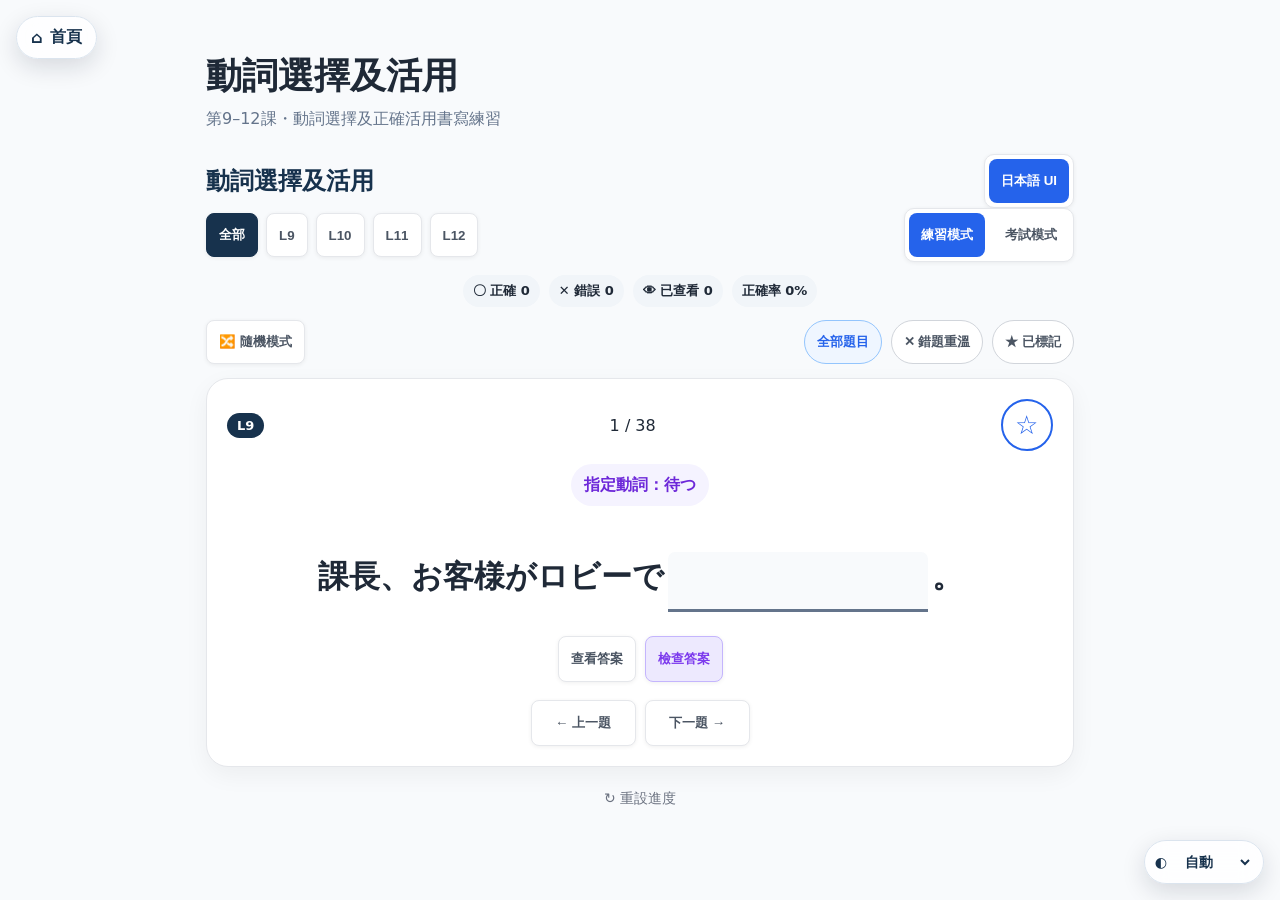
<file: japanese_verb_conjugation_written.html>
<!DOCTYPE html>
<html lang="zh-HK"><head><meta charset="UTF-8"><meta name="viewport" content="width=device-width,initial-scale=1.0"><meta name="theme-color" content="#17324d"><link rel="apple-touch-icon" href="apple-touch-icon.png"><link rel="icon" href="favicon.svg"><link rel="manifest" href="manifest.webmanifest"><title>動詞選擇及活用｜Japanese Study Mini Apps</title><link rel="stylesheet" href="grammar_written_modes.css"><script src="theme.js"></script><script src="furigana.js"></script><script src="grammar_particle_written_data.js"></script><script src="grammar_verb_written_data.js"></script><script src="grammar_written_translations.js"></script></head><body data-written-mode="verb-conjugation-written"><a class="home-fab" href="index.html" aria-label="返回首頁">⌂ <span>首頁</span></a><main class="app"><h1>動詞選擇及活用</h1><p class="subtitle">第9–12課・動詞選擇及正確活用書寫練習</p><section id="writtenMode" class="written-shell" aria-live="polite"></section></main><script src="grammar_written_modes.js"></script></body></html>
</file>
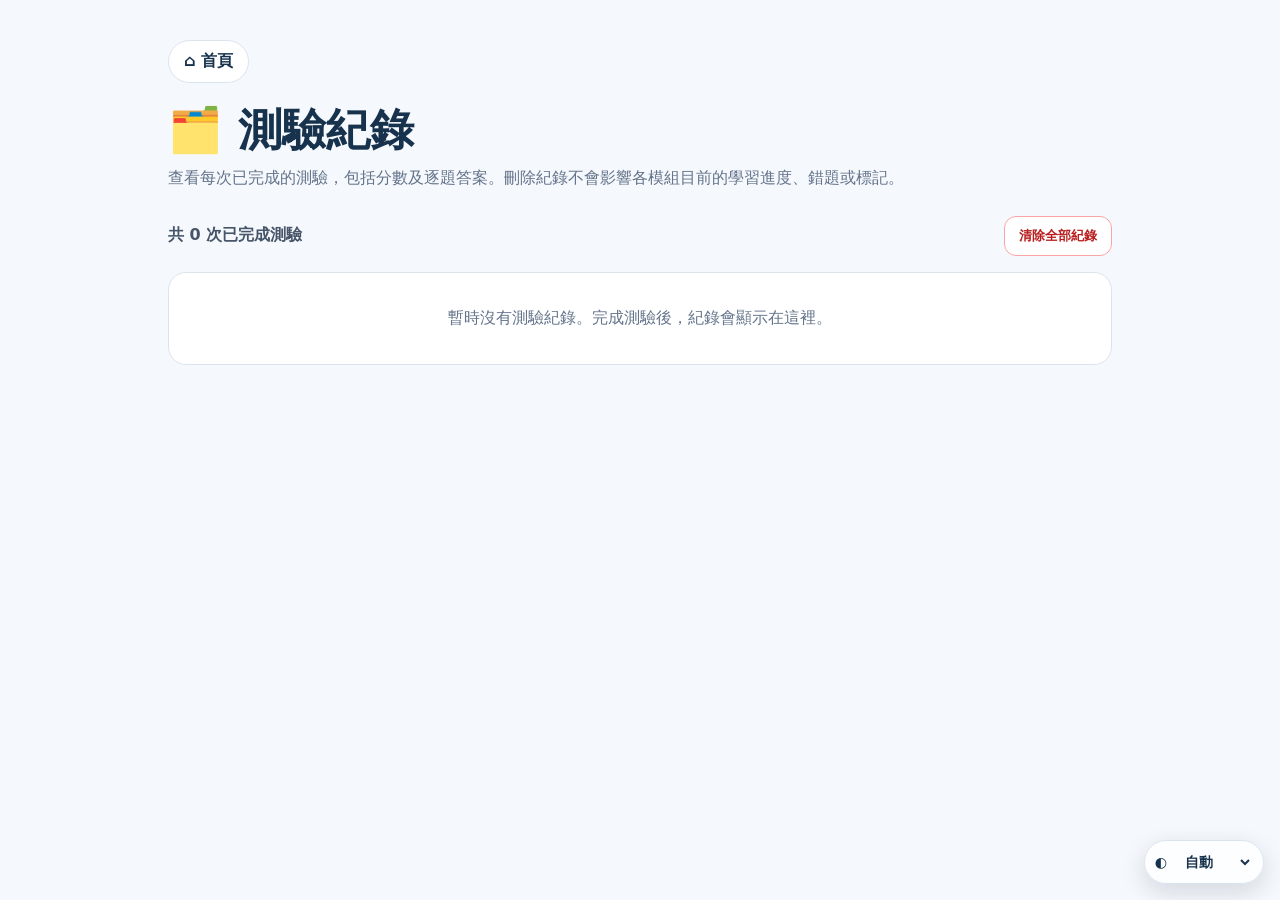
<file: quiz_history.html>
<!DOCTYPE html><html lang="zh-HK"><head><meta charset="UTF-8"><meta name="viewport" content="width=device-width,initial-scale=1.0"><title>測驗紀錄</title><style>
*{box-sizing:border-box}:root{--navy:#17324d;--blue:#2563eb;--text:#1f2937;--muted:#64748b;--line:#dbe4ee}body{margin:0;font-family:system-ui,-apple-system,"Segoe UI","Noto Sans TC","Noto Sans JP",sans-serif;background:#f5f8fc;color:var(--text)}main{max-width:980px;margin:auto;padding:40px 18px 80px}.home{display:inline-flex;align-items:center;gap:7px;text-decoration:none;color:var(--navy);font-weight:850;border:1px solid var(--line);background:#fff;border-radius:999px;padding:10px 15px}h1{margin:18px 0 5px;font-size:clamp(30px,6vw,44px);color:var(--navy)}.intro{color:var(--muted);line-height:1.6}.toolbar{display:flex;justify-content:space-between;gap:12px;align-items:center;flex-wrap:wrap;margin:25px 0 16px}.count{font-weight:800;color:#475569}.danger{border:1px solid #fca5a5;background:#fff;color:#b91c1c;border-radius:12px;padding:10px 14px;font-weight:850;cursor:pointer}.records{display:grid;gap:14px}.record{background:#fff;border:1px solid var(--line);border-radius:18px;padding:18px;box-shadow:0 8px 22px #0f172a0b}.record-head{display:grid;grid-template-columns:1fr auto;gap:15px;align-items:start}.record h2{font-size:20px;margin:0 0 6px;color:var(--navy)}.meta{color:var(--muted);line-height:1.55}.score{font-size:26px;font-weight:900;color:var(--blue);text-align:right}.actions{display:flex;gap:9px;flex-wrap:wrap;margin-top:15px}.btn{border:1px solid var(--line);background:#f8fafc;color:#334155;border-radius:11px;padding:9px 13px;font-weight:800;cursor:pointer}.btn.delete{color:#b91c1c;border-color:#fecaca}.details{display:none;border-top:1px solid var(--line);margin-top:15px;padding-top:15px}.details.open{display:grid;gap:10px}.answer{border:1px solid var(--line);border-left:5px solid #22c55e;border-radius:12px;padding:12px;background:#fbfdff;line-height:1.55}.answer.wrong{border-left-color:#ef4444}.answer strong{color:var(--navy)}.empty{background:#fff;border:1px solid var(--line);border-radius:18px;padding:35px;text-align:center;color:var(--muted)}button:focus-visible,a:focus-visible{outline:3px solid #93c5fd;outline-offset:2px}@media(max-width:520px){main{padding-top:24px}.record-head{grid-template-columns:1fr}.score{text-align:left}.answer{font-size:14px}}html[data-theme="dark"] body{background:#08111f;color:#e5edf7}html[data-theme="dark"] h1,html[data-theme="dark"] .record h2,html[data-theme="dark"] .answer strong{color:#f3f7fb}html[data-theme="dark"] .home,html[data-theme="dark"] .record,html[data-theme="dark"] .empty{background:#111c2e;border-color:#334155;color:#e5edf7}html[data-theme="dark"] .btn{background:#17243a;border-color:#475569;color:#dce7f3}html[data-theme="dark"] .danger,html[data-theme="dark"] .btn.delete{background:#351b24;border-color:#7f3345;color:#fecdd3}html[data-theme="dark"] .answer{background:#142238;border-color:#334155;border-left-color:#237a5c}html[data-theme="dark"] .answer.wrong{border-left-color:#9f3b50}html[data-theme="dark"] .meta,html[data-theme="dark"] .intro,html[data-theme="dark"] .count{color:#a9b8ca}
</style><script src="quiz_history.js"></script><script src="theme.js"></script></head><body><main><a class="home" href="index.html">⌂ 首頁</a><h1>🗂️ 測驗紀錄</h1><div class="intro">查看每次已完成的測驗，包括分數及逐題答案。刪除紀錄不會影響各模組目前的學習進度、錯題或標記。</div><div class="toolbar"><div class="count" id="count"></div><button class="danger" id="clearAll" type="button">清除全部紀錄</button></div><div class="records" id="records"></div></main><script>
const recordsEl=document.getElementById('records'),countEl=document.getElementById('count'),clearBtn=document.getElementById('clearAll');const esc=value=>String(value??'').replace(/[&<>"']/g,ch=>({'&':'&amp;','<':'&lt;','>':'&gt;','"':'&quot;',"'":'&#39;'}[ch]));function formatDate(value){try{return new Intl.DateTimeFormat('zh-HK',{dateStyle:'medium',timeStyle:'short'}).format(new Date(value))}catch(_){return value}}
function render(){const list=QuizHistory.read();countEl.textContent=`共 ${list.length} 次已完成測驗`;clearBtn.disabled=!list.length;if(!list.length){recordsEl.innerHTML='<div class="empty">暫時沒有測驗紀錄。完成測驗後，紀錄會顯示在這裡。</div>';return}recordsEl.innerHTML=list.map(item=>`<article class="record"><div class="record-head"><div><h2>${esc(item.module)}</h2><div class="meta">${esc(item.mode)}｜${esc(item.lesson)}<br>${esc(formatDate(item.completedAt))}</div></div><div class="score">${item.score} / ${item.total}<br><small>${item.percent}%</small></div></div><div class="actions"><button class="btn review" data-id="${esc(item.id)}" aria-expanded="false">查看答題內容</button><button class="btn delete" data-id="${esc(item.id)}">刪除此紀錄</button></div><div class="details" id="details-${esc(item.id)}">${item.details?.length?item.details.map(d=>`<div class="answer ${d.ok?'':'wrong'}"><strong>${d.ok?'✓':'✕'} 第 ${d.number} 題</strong>${d.question?`<div>${esc(d.question)}</div>`:''}<div>你的答案：${esc(d.selected||'未作答')}</div><div>正確答案：${esc(d.correct||'—')}</div>${d.explanation?`<div>解釋：${esc(d.explanation)}</div>`:''}</div>`).join(''):'<div class="meta">此紀錄只有總分，沒有逐題資料。</div>'}</div></article>`).join('');document.querySelectorAll('.review').forEach(btn=>btn.onclick=()=>{const box=document.getElementById(`details-${btn.dataset.id}`),open=!box.classList.contains('open');box.classList.toggle('open',open);btn.setAttribute('aria-expanded',String(open));btn.textContent=open?'收起答題內容':'查看答題內容'});document.querySelectorAll('.delete').forEach(btn=>btn.onclick=()=>{if(confirm('確定刪除這次測驗紀錄？')){QuizHistory.remove(btn.dataset.id);render()}})}clearBtn.onclick=()=>{if(confirm('確定清除全部測驗紀錄？此操作不能復原。')){QuizHistory.clear();render()}};render();
</script></body></html>
</file>
<file: grammar_written_modes.css>
:root{--blue:#2563eb;--purple:#7c3aed;--bg:#f8fafc;--text:#1f2937}
*{box-sizing:border-box}body{margin:0;font-family:system-ui,-apple-system,"Segoe UI","Noto Sans TC","Noto Sans JP",sans-serif;background:var(--bg);color:var(--text)}
.app{min-height:100vh;padding:32px 16px 48px;max-width:900px;margin:auto}h1{font-size:clamp(26px,5vw,36px);margin:20px 0 8px}.subtitle{color:#64748b;margin:0 0 24px}.written-shell{display:block}.written-shell.active{display:block}
.home-fab{position:fixed;top:16px;left:16px;z-index:999;display:inline-flex;align-items:center;gap:8px;padding:10px 14px;border-radius:999px;background:rgba(255,255,255,.94);color:#17324d;border:1px solid #dbe4ee;text-decoration:none;font-weight:800;box-shadow:0 8px 24px rgba(15,23,42,.14);backdrop-filter:blur(10px)}
.segment,.lesson-filter{display:flex;gap:8px;flex-wrap:wrap;align-items:center}.segment{background:#fff;padding:4px;border:1px solid #e5e7eb;border-radius:10px;box-shadow:0 1px 4px #00000010}.segment button,.small-btn,.lesson-btn{border:0;background:transparent;padding:9px 12px;border-radius:8px;font-weight:700;color:#4b5563;cursor:pointer;min-height:44px}.segment button.active{background:var(--blue);color:#fff}.small-btn,.lesson-btn{background:#fff;border:1px solid #e5e7eb;box-shadow:0 1px 4px #00000010}.small-btn.active{background:#ede9fe;color:var(--purple);border-color:#c4b5fd}.lesson-btn.active{background:#17324d;color:#fff;border-color:#17324d}
.written-panel{background:#fff;border:1px solid #e5e7eb;border-radius:22px;padding:20px;margin-top:14px;box-shadow:0 8px 24px #0000000d;overflow:hidden}.written-top,.written-nav,.written-actions,.written-stats{display:flex;align-items:center;justify-content:center;gap:9px;flex-wrap:wrap}.written-top{justify-content:space-between}.written-title{font-size:24px;font-weight:850;color:#17324d}.written-stats{margin:13px 0}.written-stat{background:#f1f5f9;border-radius:999px;padding:7px 10px;font-size:13px;font-weight:800}.written-sentence{font-size:clamp(21px,4vw,31px);font-weight:750;line-height:2.15;text-align:center;padding:24px 4px;overflow-wrap:anywhere}.blank-input,.verb-input{font:inherit;font-size:20px;min-width:62px;max-width:150px;width:clamp(62px,18vw,120px);border:0;border-bottom:3px solid #64748b;border-radius:7px 7px 0 0;background:#f8fafc;padding:7px;text-align:center;margin:0 4px;outline:none}.blank-input:focus,.verb-input:focus{border-color:#2563eb;background:#eff6ff}.verb-input{width:min(260px,70vw);max-width:260px}.verb-bank{background:#eff6ff;border:1px solid #bfdbfe;border-radius:14px;padding:13px;text-align:center;line-height:1.8}.verb-bank strong{display:block;color:#1e40af}.base-verb{display:inline-block;background:#f5f3ff;color:#6d28d9;border-radius:999px;padding:8px 13px;font-weight:850}.written-instruction{text-align:center;color:#475569;line-height:1.6;margin:13px 0}.written-feedback{margin-top:16px;border-radius:14px;padding:14px;line-height:1.65;overflow-wrap:anywhere}.written-feedback.ok{background:#f0fdf4;color:#166534}.written-feedback.bad{background:#fef2f2;color:#991b1b}.written-feedback.warn{background:#fff7ed;color:#9a3412}.written-details{margin-top:12px;text-align:left;color:#374151}.written-details p{margin:7px 0}.written-actions button,.written-nav button{min-height:46px}.written-nav{margin-top:18px}.written-nav .small-btn{min-width:105px}.written-hint{margin-top:10px;color:#9a6700;text-align:center}.written-empty{text-align:center;padding:50px 10px;color:#64748b}.language-switch{margin-left:auto}.mark-btn{width:52px;height:52px;border-radius:50%;border:2px solid var(--blue);color:var(--blue);font-size:26px;background:#fff}.mark-btn.active{background:#fff7d6;border-color:#e5b84b;color:#b7791f}.lesson-tag{display:inline-block;font-size:13px;font-weight:800;border-radius:999px;padding:5px 10px}.review-actions{display:flex;justify-content:center;gap:9px;flex-wrap:wrap}.review-btn{border:1px solid #d1d5db;background:#fff;color:#4b5563;padding:8px 12px;border-radius:999px;font-weight:700;cursor:pointer;min-height:44px}.review-btn.active{background:#eff6ff;color:#2563eb;border-color:#93c5fd}.reset{display:block;margin:22px auto 0;border:0;background:transparent;color:#6b7280;cursor:pointer;font-size:14px}
.grammar-card-row{padding-top:8px}.grammar-card-link{display:inline-flex;align-items:center;min-height:44px;padding:9px 13px;border:1px solid currentColor;border-radius:10px;color:#2563eb;background:#fff;text-decoration:none;font-weight:800}.grammar-card-link:hover,.grammar-card-link:focus-visible{background:#eff6ff;outline:2px solid #93c5fd;outline-offset:2px}
[data-theme="dark"] .written-panel{background:#111c2e;color:#e5edf7;border-color:#334155;box-shadow:none}[data-theme="dark"] .written-title,[data-theme="dark"] .written-sentence{color:#f1f5f9}[data-theme="dark"] .written-instruction{color:#b8c6d8}[data-theme="dark"] .written-stat{background:#1e2b3f;color:#dce7f3}[data-theme="dark"] .blank-input,[data-theme="dark"] .verb-input{background:#0f1a2b;color:#f8fafc;border-color:#64748b}[data-theme="dark"] .blank-input:focus,[data-theme="dark"] .verb-input:focus{background:#172d50;border-color:#60a5fa}[data-theme="dark"] .verb-bank{background:#182b45;color:#eef4fb;border-color:#476686}[data-theme="dark"] .verb-bank strong{color:#93c5fd}[data-theme="dark"] .base-verb{background:#34255f;color:#ddd6fe}[data-theme="dark"] .written-details{color:inherit}[data-theme="dark"] .written-empty{color:#a9b8ca}[data-theme="dark"] .grammar-card-link{color:#93c5fd;background:#14243a}
@media(max-width:600px){.app{padding:72px 11px 28px}.written-panel{padding:14px 10px}.written-sentence{font-size:21px;line-height:2.35;padding:18px 0}.blank-input,.verb-input{font-size:16px;min-height:44px;max-width:105px;margin:3px 2px}.verb-input{max-width:220px;width:68vw}.written-top{justify-content:center}.written-title{width:100%;text-align:center}.written-nav{display:grid;grid-template-columns:1fr 1fr}.written-nav button{width:100%}.home-fab{top:10px;left:10px;padding:9px 12px;font-size:14px}}
</file>
